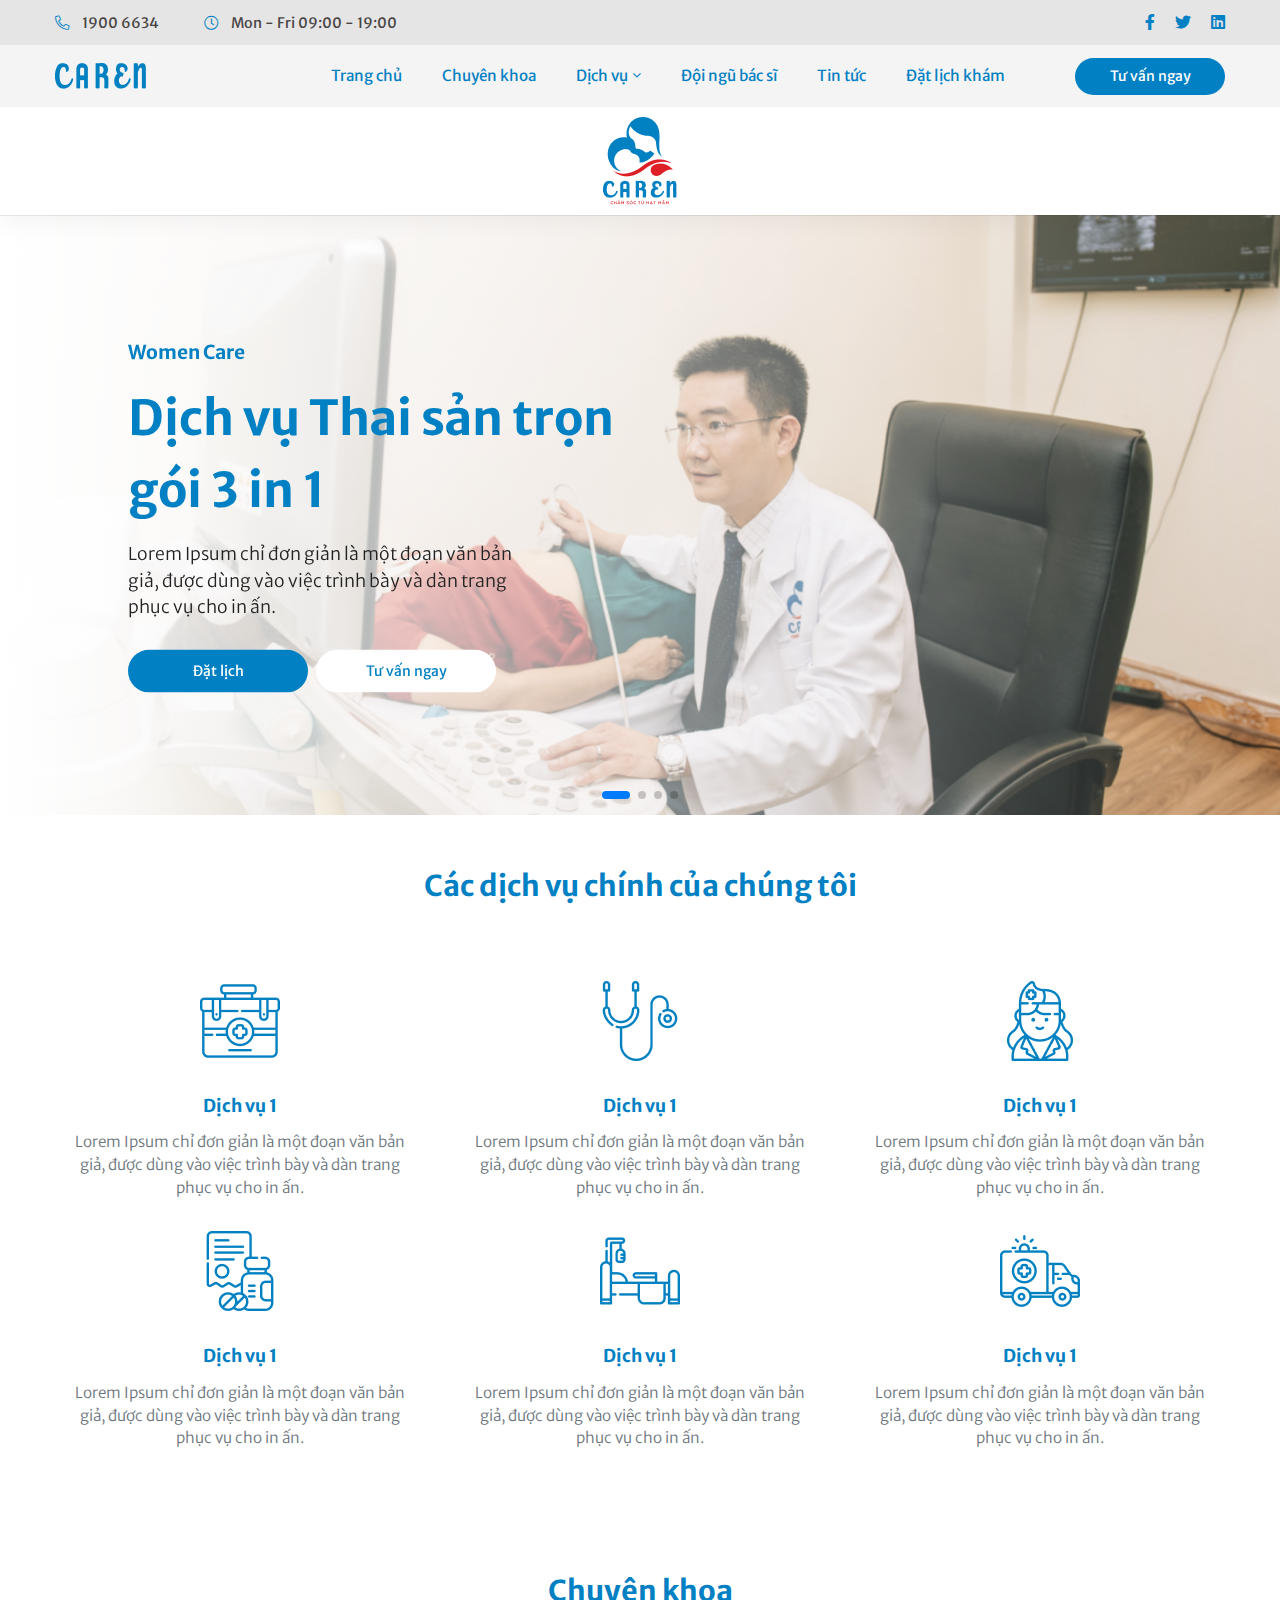
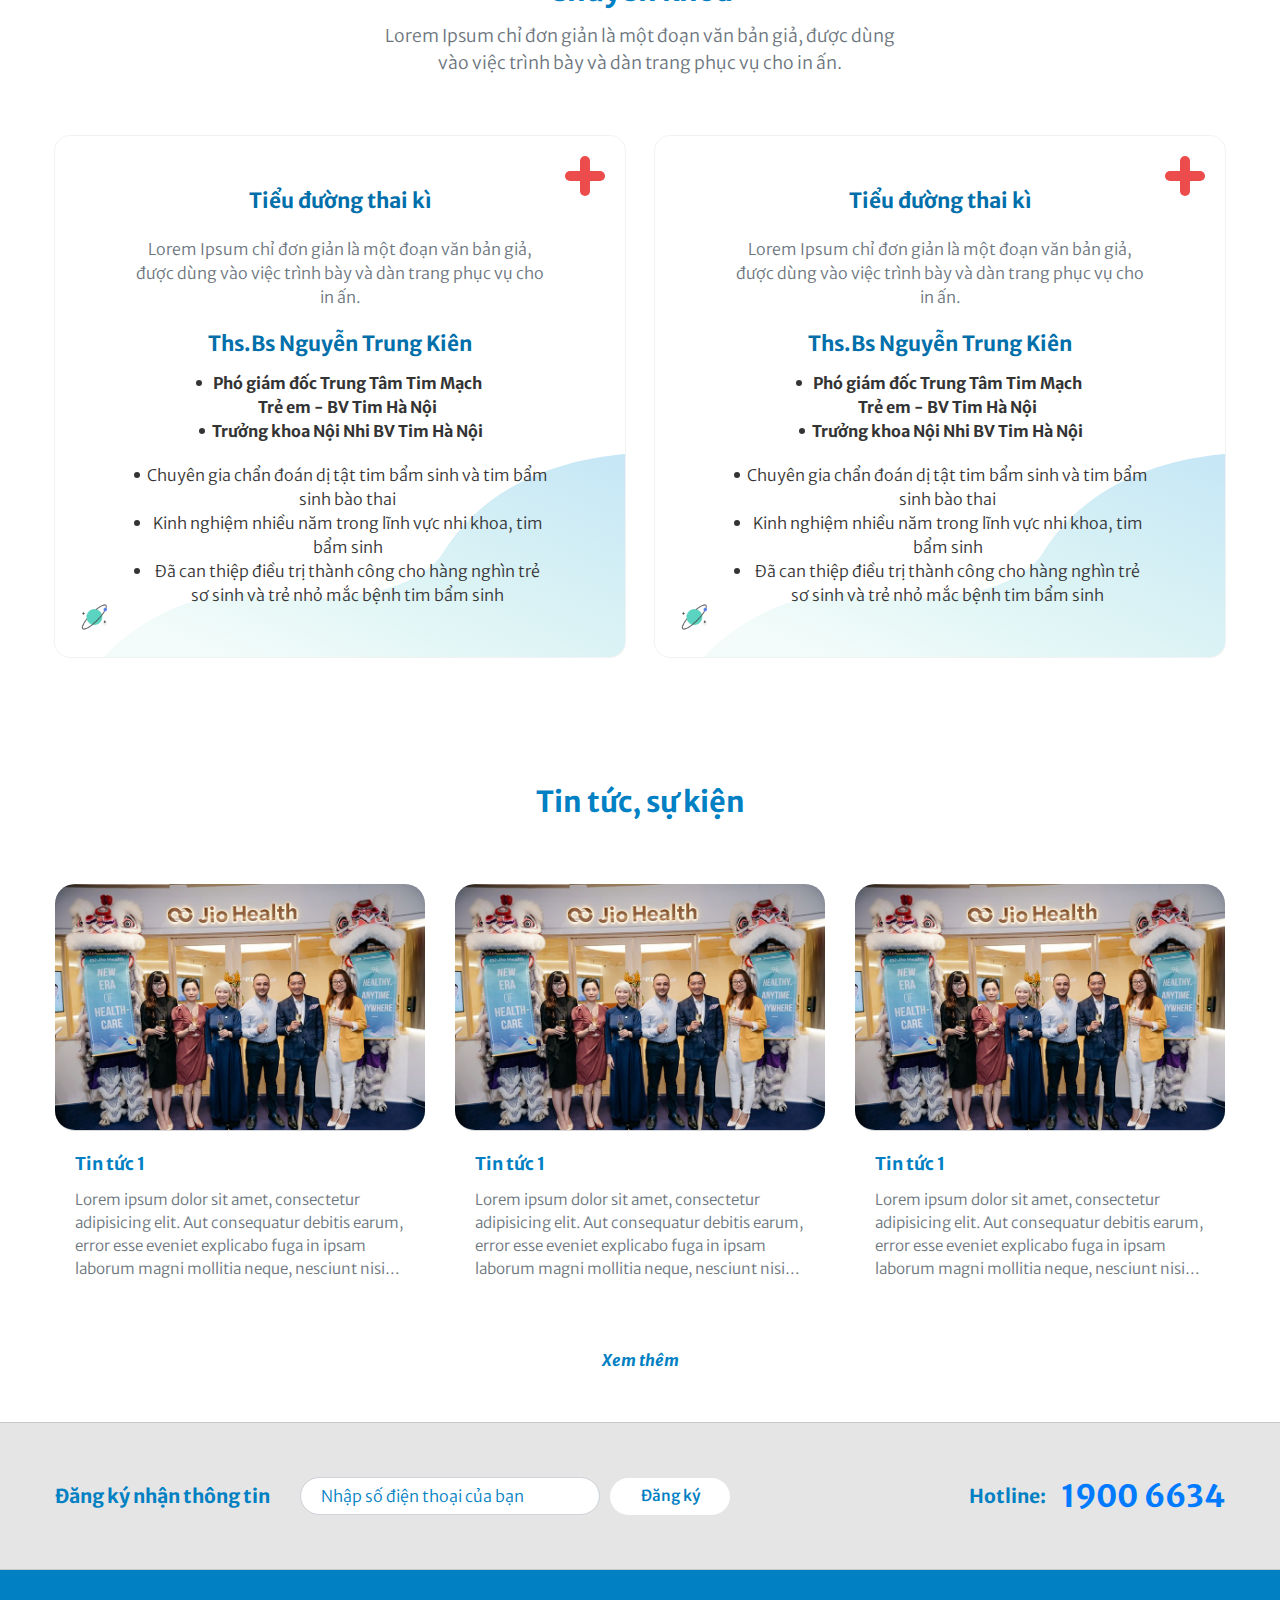
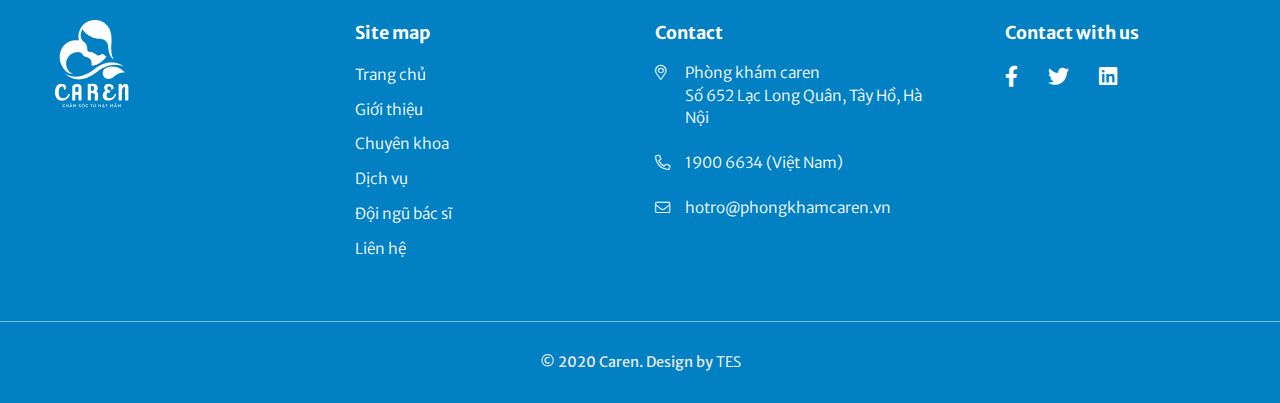
<file: jiohealth/index.html>
<!DOCTYPE html>
<html lang="en">
<head>
	<title>Caren</title>
	<meta charset="UTF-8">
	<meta http-equiv="Content-Type" content="text/html; charset=UTF-8">
	<meta http-equiv="content-language" content="vi">
	<meta http-equiv="X-UA-Compatible" content="IE=edge">
	<meta name="viewport"
	      content="width=device-width, user-scalable=no, initial-scale=1.0, maximum-scale=1.0, minimum-scale=1.0">
	<link rel="shortcut icon" type="image/png" href="./assets/images/favicon.ico"/>
	
	<link rel="stylesheet" href="./assets/plugins/bootstrap/bootstrap.min.css">
	<link rel="stylesheet" href="./assets/plugins/owlcarousel/owl.carousel.min.css">
	<link rel="stylesheet" href="./assets/plugins/swiper/swiper.min.css">
	<link rel="stylesheet" href="./assets/plugins/fancybox/jquery.fancybox.min.css">
	<link rel="stylesheet" href="./assets/plugins/animate.min.css">
	<link rel="stylesheet" href="./assets/fonts/fontawesome/css/all.min.css">
	<link rel="stylesheet" href="./assets/scss/style.css">
</head>
<body>

<header class="header d-flex flex-column">
	<div class="header-top order-1 order-lg-1">
		<div class="container container-full">
			<div class="row">
				<div class="col-md-8 col-lg-6">
					<div class="header-list">
						<ul>
							<li>
								<a href="#">
									<i class="fal fa-phone-alt"></i>
									1900 6634
								</a>
							</li>
							<li>
								<a href="#">
									<i class="fal fa-clock"></i>
									Mon - Fri 09:00 - 19:00
								</a>
							</li>
						</ul>
					</div>
				</div>
				<div class="col-md-4 col-lg-6">
					<div class="header-social">
						<ul>
							<li>
								<a href="#">
									<i class="fab fa-facebook-f"></i>
								</a>
							</li>
							<li>
								<a href="#">
									<i class="fab fa-twitter"></i>
								</a>
							</li>
							<li>
								<a href="#">
									<i class="fab fa-linkedin"></i>
								</a>
							</li>
						</ul>
					</div>
				</div>
			</div>
		</div>
	</div>
	<div class="header-middle order-3 order-lg-2">
		<div class="container container-full">
			<div class="row align-items-center">
				<div class="col-md-6 col-lg-2 col-4 order-1 order-lg-1">
					<div class="header-logo">
						<a href="index.html">
							<img src="./assets/images/logo-text.png" alt="">
						</a>
					</div>
				</div>
				<div class="col-md-12 col-lg-8 order-3 order-lg-2">
					<div class="header-navigation">
						<ul id="hasMenu">
							<li>
								<a href="index.html">
									Trang chủ
								</a>
							</li>
							<li>
								<a href="service.html">
									Chuyên khoa
								</a>
							</li>
							<li>
								<a href="service-all.html">
									Dịch vụ
									<i class="fal fa-angle-down"></i>
								</a>
								<ul>
									<li>
										<a href="#">
											Tất cả dịch vụ
										</a>
									</li>
									<li>
										<a href="#">
											Nhi khoa
										</a>
									</li>
									<li>
										<a href="#">
											Khám sức khỏe định kì
										</a>
									</li>
									<li>
										<a href="#">
											Khám tổng quát
										</a>
									</li>
									<li>
										<a href="#">
											Điều dưỡng tại nhà
										</a>
									</li>
									<li>
										<a href="#">
											Tim mạch
										</a>
									</li>
									<li>
										<a href="#">
											Nội tiết
										</a>
									</li>
									<li>
										<a href="#">
											Thận - Tiết niệu
										</a>
									</li>
									<li>
										<a href="#">
											Chăm sóc thai sản
										</a>
									</li>
									<li>
										<a href="#">
											Chăm sóc sức khỏe thị lực
										</a>
									</li>
									<li>
										<a href="#">
											Da liễu
										</a>
									</li>
									<li>
										<a href="#">
											Tầm soát ung thu di truyền
										</a>
									</li>
									<li>
										<a href="#">
											Dị ứng - miễn dịch
										</a>
									</li>
								</ul>
							</li>
							<li>
								<a href="doi-ngu-bac-si.html">
									Đội ngũ bác sĩ
								</a>
							</li>
							<li>
								<a href="danhmucbaiviet.html">
									Tin tức
								</a>
							</li>
							<li>
								<a href="javascript:void(0)">
									Đặt lịch khám
								</a>
							</li>
						</ul>
						<div class="header-decor d-block d-lg-none"></div>
					</div>
				</div>
				<div class="col-md-6 col-lg-2 col-8 order-2 order-lg-3 text-right">
					<div class="header-button">
						<a href="javascript:;" class="btn-style btn-blue">Tư vấn ngay</a>
					</div>
					<div id="hamburger" class="hamburger">
						<span></span>
					</div>
				</div>
			</div>
		</div>
	</div>
	<div class="header-bottom order-2 order-lg-3">
		<div class="container container-full">
			<div class="row">
				<div class="col-md-12 text-center">
					<div class="header-logo">
						<a href="index.html">
							<img src="./assets/images/logo.png" alt="">
						</a>
					</div>
				</div>
			</div>
		</div>
	</div>
	<div class="header-overlay"></div>
</header>

<div id="main">
	<div class="banner-area">
		<div class="swiper-container">
			<div class="swiper-wrapper">
				<div class="swiper-slide">
					<div class="banner-item" style="background-image: url('./assets/images/banner/banner.png')">
						<div class="overlay"></div>
						<div class="content">
							<div class="subtitle">
								Women Care
							</div>
							<div class="title">
								Dịch vụ Thai sản trọn gói 3 in 1
							</div>
							<div class="text">
								Lorem Ipsum chỉ đơn giản là một đoạn văn bản giả, được dùng vào việc trình bày và dàn
								trang phục vụ cho in ấn.
							</div>
							<div class="action">
								<a href="#popupBooking" data-toggle="modal" class="btn-style btn-blue">Đặt lịch</a>
								<a href="javascript:;" class="btn-style btn-light">Tư vấn ngay</a>
							</div>
						</div>
					</div>
				</div>
				<div class="swiper-slide">
					<div class="banner-item" style="background-image: url('./assets/images/banner/banner.png')">
						<div class="overlay"></div>
						<div class="content">
							<div class="subtitle">
								Women Care
							</div>
							<div class="title">
								Dịch vụ Thai sản trọn gói 3 in 1
							</div>
							<div class="text">
								Lorem Ipsum chỉ đơn giản là một đoạn văn bản giả, được dùng vào việc trình bày và dàn
								trang phục vụ cho in ấn.
							</div>
							<div class="action">
								<a href="javascript:;" class="btn-style btn-blue">Đặt lịch</a>
								<a href="javascript:;" class="btn-style btn-light">Tư vấn ngay</a>
							</div>
						</div>
					</div>
				</div>
				<div class="swiper-slide">
					<div class="banner-item" style="background-image: url('./assets/images/banner/banner.png')">
						<div class="overlay"></div>
						<div class="content">
							<div class="subtitle">
								Women Care
							</div>
							<div class="title">
								Dịch vụ Thai sản trọn gói 3 in 1
							</div>
							<div class="text">
								Lorem Ipsum chỉ đơn giản là một đoạn văn bản giả, được dùng vào việc trình bày và dàn
								trang phục vụ cho in ấn.
							</div>
							<div class="action">
								<a href="javascript:;" class="btn-style btn-blue">Đặt lịch</a>
								<a href="javascript:;" class="btn-style btn-light">Tư vấn ngay</a>
							</div>
						</div>
					</div>
				</div>
				<div class="swiper-slide">
					<div class="banner-item" style="background-image: url('./assets/images/banner/banner.png')">
						<div class="overlay"></div>
						<div class="content">
							<div class="subtitle">
								Women Care
							</div>
							<div class="title">
								Dịch vụ Thai sản trọn gói 3 in 1
							</div>
							<div class="text">
								Lorem Ipsum chỉ đơn giản là một đoạn văn bản giả, được dùng vào việc trình bày và dàn
								trang phục vụ cho in ấn.
							</div>
							<div class="action">
								<a href="javascript:;" class="btn-style btn-blue">Đặt lịch</a>
								<a href="javascript:;" class="btn-style btn-light">Tư vấn ngay</a>
							</div>
						</div>
					</div>
				</div>
			</div>
			<div class="swiper-pagination"></div>
		</div>
	</div>
	<div class="service-area">
		<div class="container container-full">
			<div class="row">
				<div class="col-12">
					<div class="headline-new">
						<div class="title">Các dịch vụ chính của chúng tôi</div>
					</div>
				</div>
			</div>
			<div class="row">
				<div class="col-sm-6 col-md-4">
					<div class="card card-service">
						<div class="card-header">
							<div class="card-image">
								<a href="service.html">
									<img src="./assets/images/service/icon.png" alt="">
								</a>
							</div>
						</div>
						<div class="card-body">
							<div class="card-title">
								<a href="service.html">
									Dịch vụ 1
								</a>
							</div>
							<div class="card-text">
								Lorem Ipsum chỉ đơn giản là một đoạn văn bản giả, được dùng vào việc trình bày và dàn
								trang phục vụ cho in ấn.
							</div>
						</div>
					</div>
				</div>
				<div class="col-sm-6 col-md-4">
					<div class="card card-service">
						<div class="card-header">
							<div class="card-image">
								<a href="service.html">
									<img src="./assets/images/service/icon-2.png" alt="">
								</a>
							</div>
						</div>
						<div class="card-body">
							<div class="card-title">
								<a href="service.html">
									Dịch vụ 1
								</a>
							</div>
							<div class="card-text">
								Lorem Ipsum chỉ đơn giản là một đoạn văn bản giả, được dùng vào việc trình bày và dàn
								trang phục vụ cho in ấn.
							</div>
						</div>
					</div>
				</div>
				<div class="col-sm-6 col-md-4">
					<div class="card card-service">
						<div class="card-header">
							<div class="card-image">
								<a href="service.html">
									<img src="./assets/images/service/icon-3.png" alt="">
								</a>
							</div>
						</div>
						<div class="card-body">
							<div class="card-title">
								<a href="service.html">
									Dịch vụ 1
								</a>
							</div>
							<div class="card-text">
								Lorem Ipsum chỉ đơn giản là một đoạn văn bản giả, được dùng vào việc trình bày và dàn
								trang phục vụ cho in ấn.
							</div>
						</div>
					</div>
				</div>
				<div class="col-sm-6 col-md-4">
					<div class="card card-service">
						<div class="card-header">
							<div class="card-image">
								<a href="service.html">
									<img src="./assets/images/service/icon-4.png" alt="">
								</a>
							</div>
						</div>
						<div class="card-body">
							<div class="card-title">
								<a href="service.html">
									Dịch vụ 1
								</a>
							</div>
							<div class="card-text">
								Lorem Ipsum chỉ đơn giản là một đoạn văn bản giả, được dùng vào việc trình bày và dàn
								trang phục vụ cho in ấn.
							</div>
						</div>
					</div>
				</div>
				<div class="col-sm-6 col-md-4">
					<div class="card card-service">
						<div class="card-header">
							<div class="card-image">
								<a href="service.html">
									<img src="./assets/images/service/icon-5.png" alt="">
								</a>
							</div>
						</div>
						<div class="card-body">
							<div class="card-title">
								<a href="service.html">
									Dịch vụ 1
								</a>
							</div>
							<div class="card-text">
								Lorem Ipsum chỉ đơn giản là một đoạn văn bản giả, được dùng vào việc trình bày và dàn
								trang phục vụ cho in ấn.
							</div>
						</div>
					</div>
				</div>
				<div class="col-sm-6 col-md-4">
					<div class="card card-service">
						<div class="card-header">
							<div class="card-image">
								<a href="service.html">
									<img src="./assets/images/service/icon-6.png" alt="">
								</a>
							</div>
						</div>
						<div class="card-body">
							<div class="card-title">
								<a href="service.html">
									Dịch vụ 1
								</a>
							</div>
							<div class="card-text">
								Lorem Ipsum chỉ đơn giản là một đoạn văn bản giả, được dùng vào việc trình bày và dàn
								trang phục vụ cho in ấn.
							</div>
						</div>
					</div>
				</div>
			</div>
		</div>
	</div>
	<div class="doctors-area d-none ">
		<div class="container container-full">
			<div class="row">
				<div class="col-12">
					<div class="headline-new">
						<div class="title">Đội ngũ bác sĩ</div>
					</div>
				</div>
			</div>
		</div>
		<div class="swiper-container">
			<div class="swiper-wrapper">
				<div class="swiper-slide">
					<div class="doctors-item position-relative">
						<div class="container container-full">
							<div class="content">
								<div class="name">
									<a href="chi-tiet-bac-si.html">
										Ths.Bs <br>
										Nguyễn Trung Kiên
									</a>
								</div>
								<div class="list">
									<ul>
										<li>
											Phó giám đốc Trung Tâm
											Tim Mạch Trẻ em - BV Tim Hà Nội
										</li>
										<li>
											Trưởng khoa Nội Nhi
											BV Tim Hà Nội
										</li>
									</ul>
								</div>
								<div class="list-expended">
									<ul>
										<li>
											Chuyên gia chẩn đoán dị tật tim bẩm sinh và tim bẩm sinh bào thai
										</li>
										<li>
											Kinh nghiệm nhiều năm trong lĩnh vực nhi khoa, tim bẩm sinh
										</li>
										<li>
											Đã can thiệp điều trị thành công cho hàng nghìn trẻ sơ sinh và trẻ
											nhỏ mắc bệnh
											tim bẩm sinh
										</li>
									</ul>
								</div>
							</div>
							<div class="image">
								<a href="chi-tiet-bac-si.html">
									<img src="./assets/images/doctor1.png" alt="">
								</a>
							</div>
						</div>
					</div>
				</div>
				<div class="swiper-slide">
					<div class="doctors-item position-relative">
						<div class="container container-full">
							<div class="content">
								<div class="name">
									<a href="chi-tiet-bac-si.html">
										Ths.Bs <br>
										Nguyễn Trung Kiên
									</a>
								</div>
								<div class="list">
									<ul>
										<li>
											Phó giám đốc Trung Tâm
											Tim Mạch Trẻ em - BV Tim Hà Nội
										</li>
										<li>
											Trưởng khoa Nội Nhi
											BV Tim Hà Nội
										</li>
									</ul>
								</div>
								<div class="list-expended">
									<ul>
										<li>
											Chuyên gia chẩn đoán dị tật tim bẩm sinh và tim bẩm sinh bào thai
										</li>
										<li>
											Kinh nghiệm nhiều năm trong lĩnh vực nhi khoa, tim bẩm sinh
										</li>
										<li>
											Đã can thiệp điều trị thành công cho hàng nghìn trẻ sơ sinh và trẻ
											nhỏ mắc bệnh
											tim bẩm sinh
										</li>
									</ul>
								</div>
							</div>
							<div class="image">
								<a href="chi-tiet-bac-si.html">
									<img src="./assets/images/doctor1.png" alt="">
								</a>
							</div>
						</div>
					</div>
				</div>
				<div class="swiper-slide">
					<div class="doctors-item position-relative">
						<div class="container container-full">
							<div class="content">
								<div class="name">
									<a href="chi-tiet-bac-si.html">
										Ths.Bs <br>
										Nguyễn Trung Kiên
									</a>
								</div>
								<div class="list">
									<ul>
										<li>
											Phó giám đốc Trung Tâm
											Tim Mạch Trẻ em - BV Tim Hà Nội
										</li>
										<li>
											Trưởng khoa Nội Nhi
											BV Tim Hà Nội
										</li>
									</ul>
								</div>
								<div class="list-expended">
									<ul>
										<li>
											Chuyên gia chẩn đoán dị tật tim bẩm sinh và tim bẩm sinh bào thai
										</li>
										<li>
											Kinh nghiệm nhiều năm trong lĩnh vực nhi khoa, tim bẩm sinh
										</li>
										<li>
											Đã can thiệp điều trị thành công cho hàng nghìn trẻ sơ sinh và trẻ
											nhỏ mắc bệnh
											tim bẩm sinh
										</li>
									</ul>
								</div>
							</div>
							<div class="image">
								<a href="chi-tiet-bac-si.html">
									<img src="./assets/images/doctor1.png" alt="">
								</a>
							</div>
						</div>
					</div>
				</div>
				<div class="swiper-slide">
					<div class="doctors-item position-relative">
						<div class="container container-full">
							<div class="content">
								<div class="name">
									<a href="chi-tiet-bac-si.html">
										Ths.Bs <br>
										Nguyễn Trung Kiên
									</a>
								</div>
								<div class="list">
									<ul>
										<li>
											Phó giám đốc Trung Tâm
											Tim Mạch Trẻ em - BV Tim Hà Nội
										</li>
										<li>
											Trưởng khoa Nội Nhi
											BV Tim Hà Nội
										</li>
									</ul>
								</div>
								<div class="list-expended">
									<ul>
										<li>
											Chuyên gia chẩn đoán dị tật tim bẩm sinh và tim bẩm sinh bào thai
										</li>
										<li>
											Kinh nghiệm nhiều năm trong lĩnh vực nhi khoa, tim bẩm sinh
										</li>
										<li>
											Đã can thiệp điều trị thành công cho hàng nghìn trẻ sơ sinh và trẻ
											nhỏ mắc bệnh
											tim bẩm sinh
										</li>
									</ul>
								</div>
							</div>
							<div class="image">
								<a href="chi-tiet-bac-si.html">
									<img src="./assets/images/doctor1.png" alt="">
								</a>
							</div>
						</div>
					</div>
				</div>
			</div>
			<div class="swiper-pagination"></div>
		</div>
	</div>
	<div class="specialist-area">
		<div class="container container-full">
			<div class="row">
				<div class="col-12">
					<div class="headline-new">
						<div class="title">Chuyên khoa</div>
						<div class="subtitle">
							Lorem Ipsum chỉ đơn giản là một đoạn văn bản giả, được dùng vào việc trình bày và dàn trang
							phục vụ cho in ấn.
						</div>
					</div>
				</div>
			</div>
			<div class="row">
				<div class="col-sm-6 mb-4">
					<div class="card card-specialist">
						<div class="card-body">
							<div class="card-title">
								<a href="#">
									Tiểu đường thai kì
								</a>
							</div>
							<div class="card-text">
								Lorem Ipsum chỉ đơn giản là một đoạn văn bản giả, được dùng vào việc trình bày và dàn
								trang phục vụ cho in ấn.
							</div>
							<div class="card-bold">
								<a href="#">
									Ths.Bs Nguyễn Trung Kiên
								</a>
							</div>
							<div class="card-list">
								<ul>
									<li>
										Phó giám đốc Trung Tâm
										Tim Mạch Trẻ em - BV Tim Hà Nội
									</li>
									<li>
										Trưởng khoa Nội Nhi
										BV Tim Hà Nội
									</li>
								</ul>
							</div>
							<div class="card-list-expended">
								<ul>
									<li>
										Chuyên gia chẩn đoán dị tật tim bẩm sinh và tim bẩm sinh bào thai
									</li>
									<li>
										Kinh nghiệm nhiều năm trong lĩnh vực nhi khoa, tim bẩm sinh
									</li>
									<li>
										Đã can thiệp điều trị thành công cho hàng nghìn trẻ sơ sinh và trẻ nhỏ mắc bệnh
										tim bẩm sinh
									</li>
								</ul>
							</div>
						</div>
						<div class="card-decor"><img src="./assets/images/decor/decor-doctor-2.svg" alt=""></div>
						<div class="card-decor-2"><img src="./assets/images/doctors/international.png"></div>
					</div>
				</div>
				
				<div class="col-sm-6 mb-4">
					<div class="card card-specialist">
						<div class="card-body">
							<div class="card-title">
								<a href="#">
									Tiểu đường thai kì
								</a>
							</div>
							<div class="card-text">
								Lorem Ipsum chỉ đơn giản là một đoạn văn bản giả, được dùng vào việc trình bày và dàn
								trang phục vụ cho in ấn.
							</div>
							<div class="card-bold">
								<a href="#">
									Ths.Bs Nguyễn Trung Kiên
								</a>
							</div>
							<div class="card-list">
								<ul>
									<li>
										Phó giám đốc Trung Tâm
										Tim Mạch Trẻ em - BV Tim Hà Nội
									</li>
									<li>
										Trưởng khoa Nội Nhi
										BV Tim Hà Nội
									</li>
								</ul>
							</div>
							<div class="card-list-expended">
								<ul>
									<li>
										Chuyên gia chẩn đoán dị tật tim bẩm sinh và tim bẩm sinh bào thai
									</li>
									<li>
										Kinh nghiệm nhiều năm trong lĩnh vực nhi khoa, tim bẩm sinh
									</li>
									<li>
										Đã can thiệp điều trị thành công cho hàng nghìn trẻ sơ sinh và trẻ nhỏ mắc bệnh
										tim bẩm sinh
									</li>
								</ul>
							</div>
						</div>
						<div class="card-decor"><img src="./assets/images/decor/decor-doctor-2.svg" alt=""></div>
						<div class="card-decor-2"><img src="./assets/images/doctors/international.png"></div>
					</div>
				</div>
			</div>
		</div>
	</div>
	<div class="article-area">
		<div class="container container-full">
			<div class="row">
				<div class="col-12">
					<div class="headline-new">
						<div class="title">Tin tức, sự kiện</div>
					</div>
				</div>
			</div>
			<div class="row align-items-center">
				<div class="col-sm-6 col-md-4 mb-4">
					<div class="card card-article">
						<div class="card-header">
							<div class="card-image">
								<a href="single-blog.html">
									<img src="./assets/images/blogs/1.jpg" alt="">
								</a>
							</div>
						</div>
						<div class="card-body">
							<div class="card-title">
								<a href="single-blog.html">
									Tin tức 1
								</a>
							</div>
							<div class="card-text">
								Lorem ipsum dolor sit amet, consectetur adipisicing elit. Aut consequatur debitis
								earum, error esse eveniet explicabo fuga in ipsam laborum magni mollitia neque,
								nesciunt nisi numquam provident vitae? Libero, quisquam!
							</div>
						</div>
					</div>
				</div>
				<div class="col-sm-6 col-md-4 mb-4">
					<div class="card card-article">
						<div class="card-header">
							<div class="card-image">
								<a href="single-blog.html">
									<img src="./assets/images/blogs/1.jpg" alt="">
								</a>
							</div>
						</div>
						<div class="card-body">
							<div class="card-title">
								<a href="single-blog.html">
									Tin tức 1
								</a>
							</div>
							<div class="card-text">
								Lorem ipsum dolor sit amet, consectetur adipisicing elit. Aut consequatur debitis
								earum, error esse eveniet explicabo fuga in ipsam laborum magni mollitia neque,
								nesciunt nisi numquam provident vitae? Libero, quisquam!
							</div>
						</div>
					</div>
				</div>
				<div class="col-sm-6 col-md-4 mb-4">
					<div class="card card-article">
						<div class="card-header">
							<div class="card-image">
								<a href="single-blog.html">
									<img src="./assets/images/blogs/1.jpg" alt="">
								</a>
							</div>
						</div>
						<div class="card-body">
							<div class="card-title">
								<a href="single-blog.html">
									Tin tức 1
								</a>
							</div>
							<div class="card-text">
								Lorem ipsum dolor sit amet, consectetur adipisicing elit. Aut consequatur debitis
								earum, error esse eveniet explicabo fuga in ipsam laborum magni mollitia neque,
								nesciunt nisi numquam provident vitae? Libero, quisquam!
							</div>
						</div>
					</div>
				</div>
			</div>
			<div class="row mt-4">
				<div class="col-12 text-center">
					<a href="" class="headline-new-02 font-italic">Xem thêm</a>
				</div>
			</div>
		</div>
	</div>
	<div class="subscribe-area">
		<div class="container container-full">
			<div class="row align-items-center">
				<div class="col-md-8">
					<div class="left">
						<div class="title">
							Đăng ký nhận thông tin
						</div>
						<div class="form">
							<form action="">
								<input type="tel" placeholder="Nhập số điện thoại của bạn">
								<button>Đăng ký</button>
							</form>
						</div>
					</div>
				</div>
				<div class="col-md-4">
					<div class="right">
						<div class="title">
							Hotline:
							<a href="tel:19006634">
								1900 6634
							</a>
						</div>
					</div>
				</div>
			</div>
		</div>
	</div>
</div>

<footer class="footer">
	<div class="footer-top">
		<div class="container container-full">
			<div class="row">
				<div class="col-md-3">
					<div class="logo">
						<a href="index.html">
							<img src="./assets/images/logo-footer.png" alt="">
						</a>
					</div>
				</div>
				<div class="col-md-3">
					<div class="list">
						<div class="title">
							Site map
						</div>
						<ul>
							<li>
								<a href="index.html">
									Trang chủ
								</a>
							</li>
							<li>
								<a href="index.html">
									Giới thiệu
								</a>
							</li>
							<li>
								<a href="index.html">
									Chuyên khoa
								</a>
							</li>
							<li>
								<a href="index.html">
									Dịch vụ
								</a>
							</li>
							<li>
								<a href="index.html">
									Đội ngũ bác sĩ
								</a>
							</li>
							<li>
								<a href="index.html">
									Liên hệ
								</a>
							</li>
						</ul>
					</div>
				</div>
				<div class="col-md-3">
					<div class="list list-image">
						<div class="title">
							Contact
						</div>
						<ul>
							<li>
								<a href="#">
									Phòng khám caren <br>
									Số 652 Lạc Long Quân, Tây Hồ, Hà Nội
								</a>
							</li>
							<li>
								<a href="#">
									1900 6634 (Việt Nam)
								</a>
							</li>
							<li>
								<a href="#">
									hotro@phongkhamcaren.vn
								</a>
							</li>
						</ul>
					</div>
				</div>
				<div class="col-md-3">
					<div class="list list-social">
						<div class="title">
							Contact with us
						</div>
						<ul>
							<li>
								<a href="#">
									<i class="fab fa-facebook-f"></i>
								</a>
							</li>
							<li>
								<a href="#">
									<i class="fab fa-twitter"></i>
								</a>
							</li>
							<li>
								<a href="#">
									<i class="fab fa-linkedin"></i>
								</a>
							</li>
						</ul>
					</div>
				</div>
			</div>
		</div>
	</div>
	<div class="footer-bottom">
		<div class="container container-full">
			<div class="row">
				<div class="col-12 text-center">
					<div class="desinged">
						© 2020 Caren. Design by <a href="#">TES</a>
					</div>
				</div>
			</div>
		</div>
	</div>
</footer>

<script type="text/javascript" src="./assets/plugins/jquery.min.js"></script>
<script type="text/javascript" src="./assets/plugins/bootstrap/popper.min.js"></script>
<script type="text/javascript" src="./assets/plugins/bootstrap/bootstrap.min.js"></script>
<script type="text/javascript" src="./assets/plugins/owlcarousel/owl.carousel.min.js"></script>
<script type="text/javascript" src="./assets/plugins/swiper/swiper.min.js"></script>
<script type="text/javascript" src="./assets/plugins/fancybox/jquery.fancybox.min.js"></script>
<script type="text/javascript" src="./assets/plugins/theme-script.js"></script>

<div id="fb-root"></div>
<script async defer crossorigin="anonymous"
        src="https://connect.facebook.net/vi_VN/sdk.js#xfbml=1&version=v9.0"
        nonce="3VofOiyE"></script>

<a href="javascript:void(0)" id="return-to-top" style="display: none;">
	<i class="far fa-long-arrow-alt-up"></i>
</a>

<div class="modal fade modal-theme" id="popupBooking" tabindex="-1" role="dialog" aria-labelledby="exampleModalLabel"
     aria-hidden="true">
	<div class="modal-dialog" role="document">
		<div class="modal-content">
			<div class="modal-body">
				<div class="tab-content">
					<div class="card card-form tab-pane fade show active" id="form-tab">
						<form action="">
							<div class="card-header">
								<div class="card-title">
									Đặt lịch khám tại nhà
								</div>
								<div class="card-text">
									Đội ngũ chăm sóc khách hàng sẽ liên hệ với bạn để xác nhận lịch hẹn.
								</div>
								<div class="card-subtitle">
									Liên hệ qua hotline
								</div>
								<div class="card-phone">
									<a href="#">
										<i class="fas fa-phone-alt"></i>
										1900 6634
									</a>
								</div>
							</div>
							<div class="card-body">
								<div class="form">
								<span>
									<label for="">
										Họ và tên <i>*</i>
									</label>
									<input type="text" placeholder="Điền tên đầy đủ">
								</span>
									<span>
									<label for="">
										Số điện thoại <i>*</i>
									</label>
									<input type="text" placeholder="Số điện thoại">
								</span>
									<span>
									<label for="">
										Chọn bác sĩ <i>*</i>
									</label>
									<select name="" id="">
										<option value="">Bs. Nguyễn Trung Kiên</option>
										<option value="">Bs. Nguyễn Trung Kiên</option>
									</select>
									<a href="#information-tab" data-toggle="tab">Xem chi tiết bác sĩ <i
											class="fal fa-info-circle"></i></a>
								</span>
									<span>
									<label for="">
										Chọn ngày<i>*</i>
									</label>
									<input type="date" placeholder="Số điện thoại">
									<a href="#expanded-time" data-toggle="collapse">Chọn giờ <i
											class="fal fa-angle-down"></i></a>
									<div class="collapse expanded-form" id="expanded-time">
										<span>
											<input type="radio" name="choosetime" id="id01">
											<label for="id01">08:00</label>
										</span>
										<span>
											<input type="radio" name="choosetime" id="id02">
											<label for="id02">09:00</label>
										</span>
										<span>
											<input type="radio" name="choosetime" id="id03">
											<label for="id03">10:00</label>
										</span>
										<span>
											<input type="radio" name="choosetime" id="id04">
											<label for="id04">09:00</label>
										</span>
										<span>
											<input type="radio" name="choosetime" id="id01">
											<label for="id01">08:00</label>
										</span>
										<span>
											<input type="radio" name="choosetime" id="id02">
											<label for="id02">09:00</label>
										</span>
										<span>
											<input type="radio" name="choosetime" id="id03">
											<label for="id03">10:00</label>
										</span>
										<span>
											<input type="radio" name="choosetime" id="id04">
											<label for="id04">09:00</label>
										</span>
									</div>
								</span>
									<span>
									<label for="">
										Tin nhắn
									</label>
									<input type="text" placeholder="Tin nhắn">
								</span>
								</div>
							</div>
							<div class="card-footer">
								<button type="button" class="btn btn-block btn-outline-primary" data-dismiss="modal">Huỷ
								</button>
								<button type="button" class="btn btn-block btn-primary">Gửi</button>
							</div>
						</form>
					</div>
					<div class="card card-information tab-pane fade" id="information-tab">
						<div class="card-header">
							<div class="card-title">
								Bs. Nguyễn Trung Kiên
							</div>
							<div class="card-list">
								<ul>
									<li>
										Phó giám đốc Trung Tâm
										Tim Mạch Trẻ em - BV Tim Hà Nội
									</li>
									<li>
										Trưởng khoa Nội Nhi
										BV Tim Hà Nội
									</li>
								</ul>
							</div>
							<div class="card-list-expended">
								<ul>
									<li>
										Chuyên gia chẩn đoán dị tật tim bẩm sinh và tim bẩm sinh bào thai
									</li>
									<li>
										Kinh nghiệm nhiều năm trong lĩnh vực nhi khoa, tim bẩm sinh
									</li>
									<li>
										Đã can thiệp điều trị thành công cho hàng nghìn trẻ sơ sinh và trẻ nhỏ mắc bệnh
										tim bẩm sinh
									</li>
								</ul>
							</div>
							<div class="card-link">
								<a href="#form-tab" data-toggle="tab" role="tab" class="btn btn-outline-primary mt-4">
									Quay lại
								</a>
							</div>
						</div>
					</div>
				</div>
			</div>
		</div>
	</div>
</div>

</body>
</html>
</file>
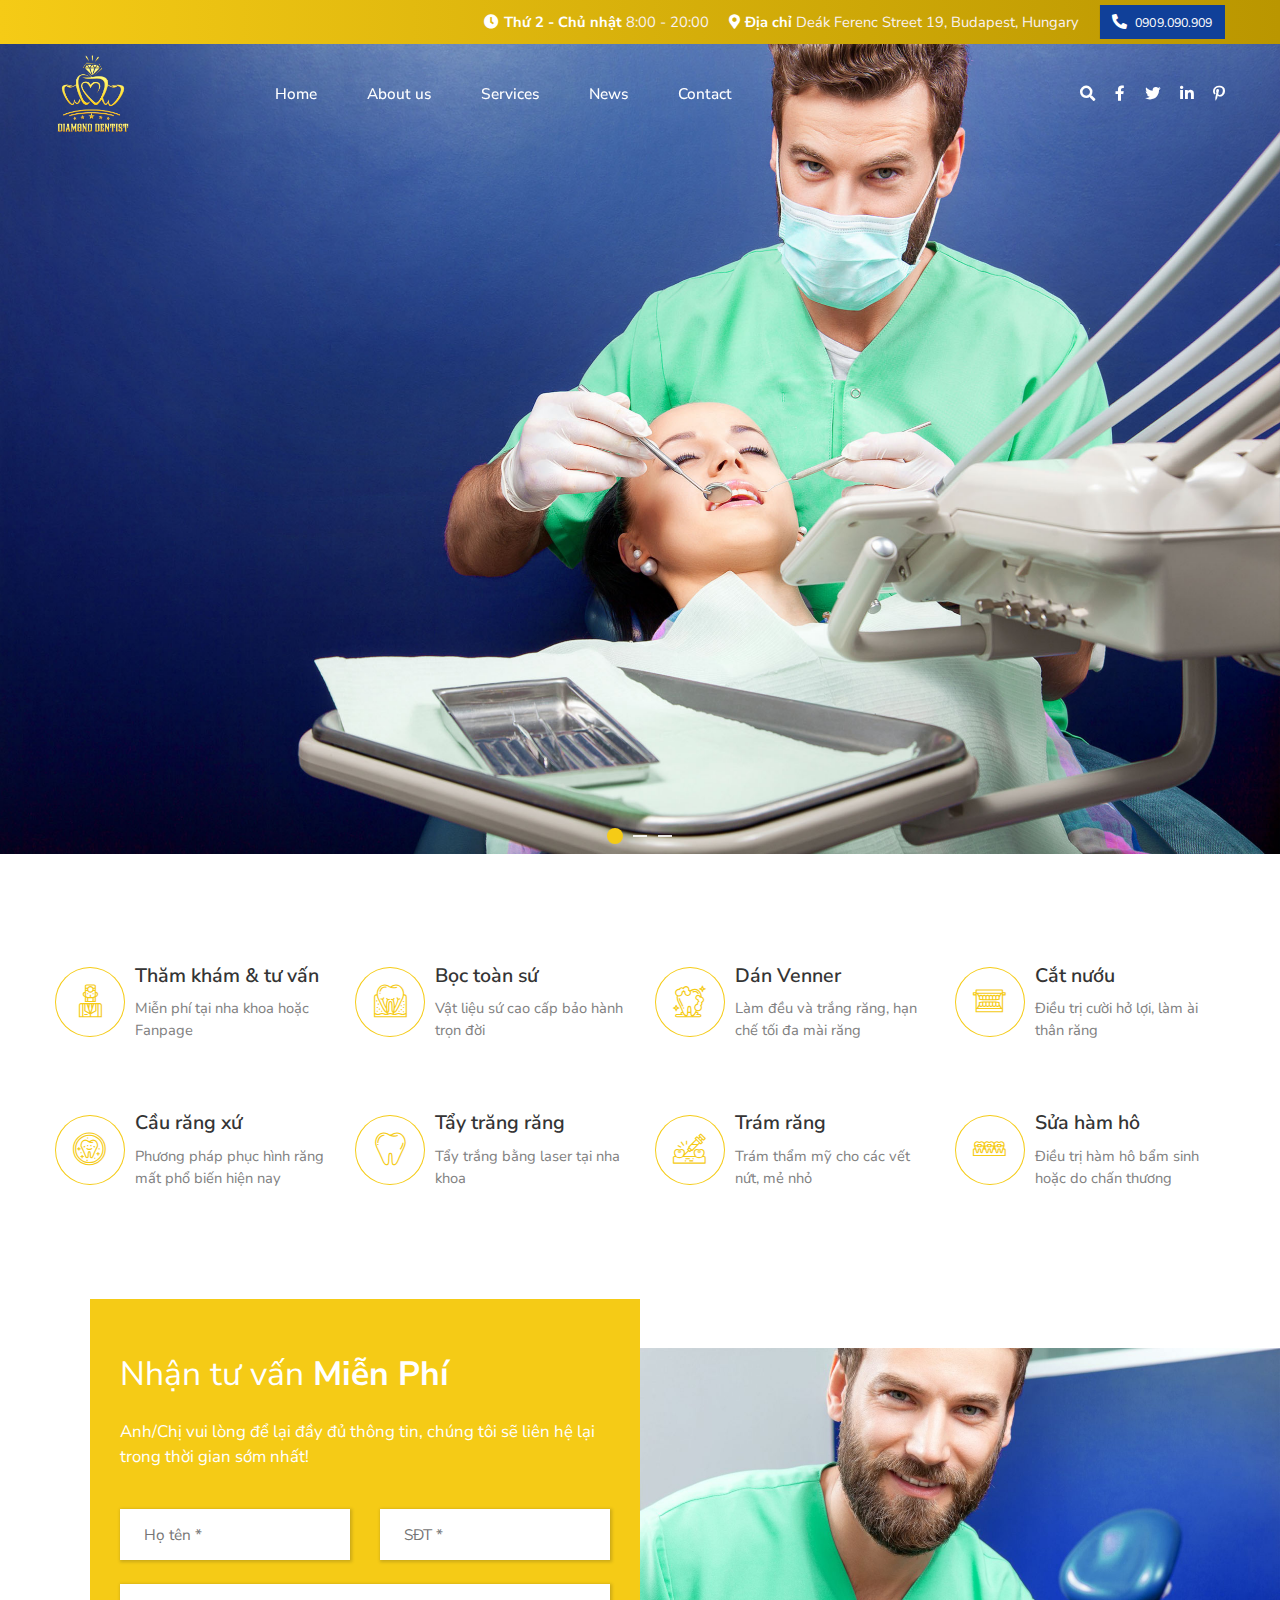
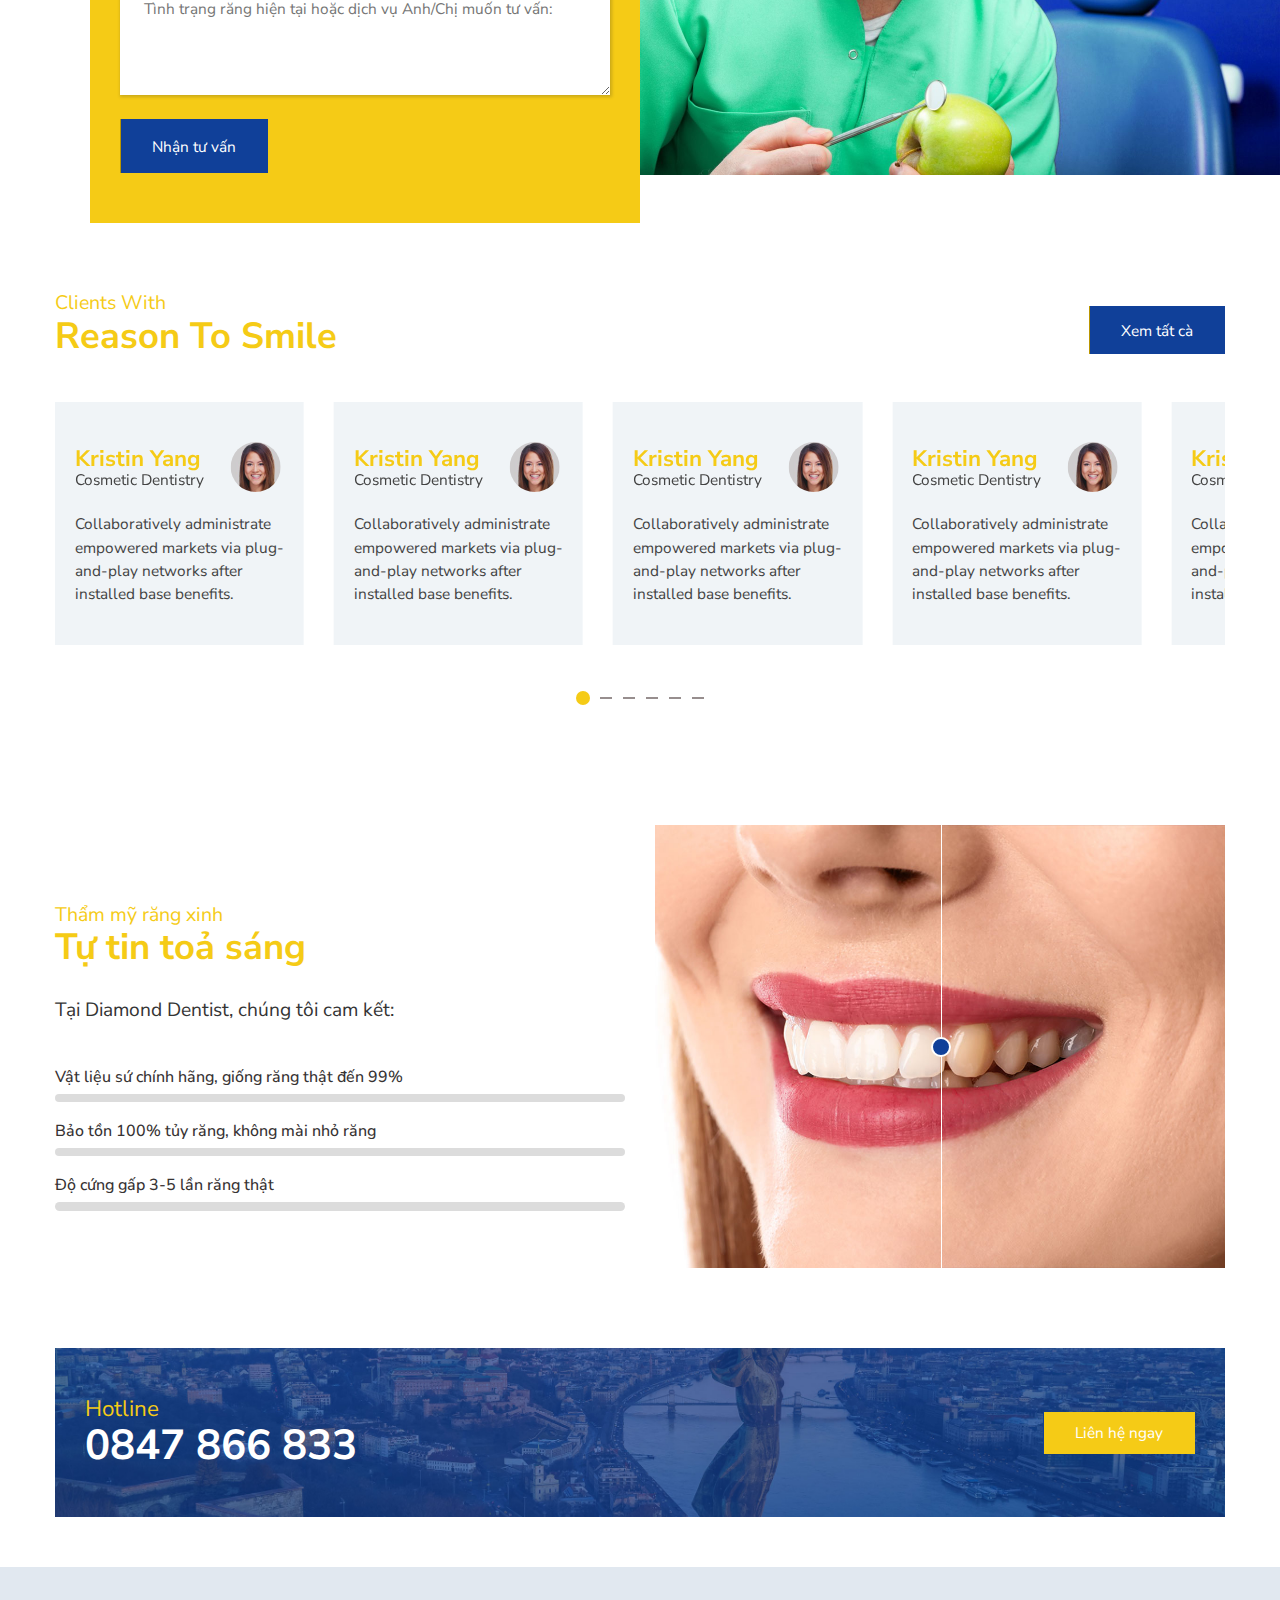
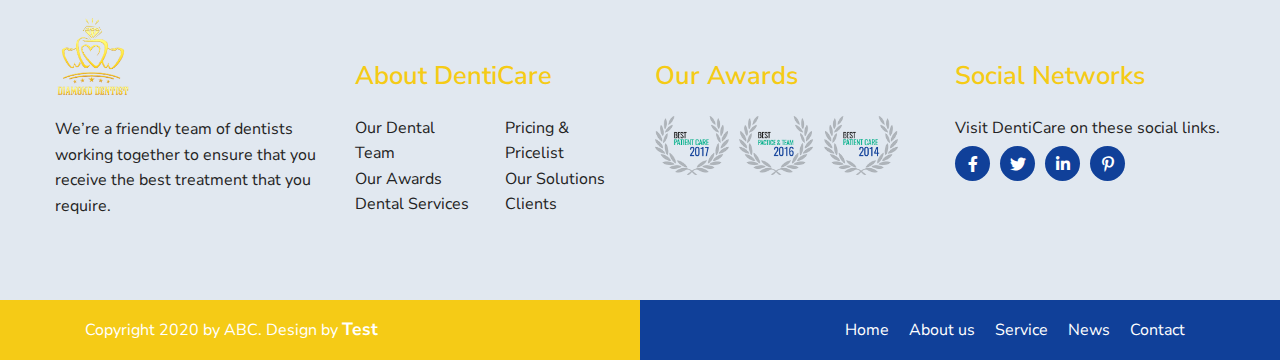
<file: nhakhoa/index.html>
<!DOCTYPE html>
<html lang="en">
<head>
	<title>Caren</title>
	<meta charset="UTF-8">
	<meta http-equiv="Content-Type" content="text/html; charset=UTF-8">
	<meta http-equiv="content-language" content="vi">
	<meta http-equiv="X-UA-Compatible" content="IE=edge">
	<meta name="viewport"
	      content="width=device-width, user-scalable=no, initial-scale=1.0, maximum-scale=1.0, minimum-scale=1.0">
	<link rel="shortcut icon" type="image/png" href="./assets/images/favicon.ico"/>
	
	<link rel="stylesheet" href="./assets/plugins/bootstrap/bootstrap.min.css">
	<link rel="stylesheet" href="./assets/plugins/owlcarousel/owl.carousel.min.css">
	<link rel="stylesheet" href="./assets/plugins/swiper/swiper.min.css">
	<link rel="stylesheet" href="./assets/plugins/fancybox/jquery.fancybox.min.css">
	<link rel="stylesheet" href="./assets/plugins/animate.min.css">
	<link rel="stylesheet" href="./assets/fonts/fontawesome/css/all.min.css">
	<link rel="stylesheet" href="./assets/fonts/flaticon/flaticon.css">
	<link rel="stylesheet" href="./assets/scss/style.css">
</head>
<body>
<script>
	<!-- Giữ nguyên biến này ở trang chủ với trang giới thiệu cho anh nha bình -->
	var isPage = 1;
</script>
<div class="search">
	<div class="search-main">
		<form action="">
			<span>
				<input type="text" placeholder="Looking for...">
				<button>
					<i class="fal fa-search"></i>
				</button>
			</span>
		</form>
	</div>
	<div class="search-close">
		<a href="javascript:void(0)" id="close-search">
			<i class="fal fa-times"></i>
		</a>
	</div>
</div>

<header class="header">
	<div class="header-before">
		<div class="header-top">
			<div class="container container-full">
				<div class="row justify-content-lg-end">
					<div class="col-md-12">
						<ul>
							<li class="header-widget header-text">
								<div class="icon">
									<i class="fas fa-clock"></i>
								</div>
								<div class="text">
									Thứ 2 - Chủ nhật
									<span>8:00 - 20:00</span>
								</div>
							</li>
							<li class="header-widget header-text">
								<div class="icon">
									<i class="fas fa-map-marker-alt"></i>
								</div>
								<div class="text">
									Địa chỉ
									<span>Deák Ferenc Street 19, Budapest, Hungary</span>
								</div>
							</li>
							<li class="header-widget header-button">
								<a href="tel:0909090909" class="btn btn-theme btn-small">
									<i class="fas fa-phone-alt"></i>
									0909.090.909
								</a>
							</li>
						</ul>
					</div>
				</div>
			</div>
		</div>
		<div class="header-bottom">
			<div class="container container-full">
				<div class="row align-items-lg-center">
					<div class="col-md-2">
						<div class="header-bottom--left">
							<a href="#">
								<img src="./assets/images/logo.png" alt="">
							</a>
						</div>
					</div>
					<div class="col-md-7">
						<div class="header-bottom--middle">
							<ul>
								<li>
									<a href="index.html">
										Home
									</a>
								</li>
								<li>
									<a href="aboutus.html">
										About us
									</a>
								</li>
								<li>
									<a href="#">
										Services
									</a>
									<ul>
										<li>
											<a href="service.html">
												Service Detail
											</a>
										</li>
										<li>
											<a href="single-service.html">
												Service Single
											</a>
										</li>
										<li>
											<a href="service.html">
												Service Detail
											</a>
										</li>
										<li>
											<a href="single-service.html">
												Service Single
											</a>
										</li>
										<li>
											<a href="service.html">
												Service Detail
											</a>
										</li>
										<li>
											<a href="single-service.html">
												Service Single
											</a>
										</li>
									</ul>
								</li>
								<li>
									<a href="#">
										News
									</a>
									<ul>
										<li>
											<a href="articles.html">
												News Category
											</a>
										</li>
										<li>
											<a href="single-article.html">
												News Single
											</a>
										</li>
									</ul>
								</li>
								<li>
									<a href="contact.html">
										Contact
									</a>
								</li>
							</ul>
						</div>
					</div>
					<div class="col-md-3">
						<div class="header-bottom--right">
							<ul>
								<li>
									<a href="javascript:void(0)" class="open-search">
										<i class="fas fa-search"></i>
									</a>
								</li>
								<li>
									<a href="#">
										<i class="fab fa-facebook-f"></i>
									</a>
								</li>
								<li>
									<a href="#">
										<i class="fab fa-twitter"></i>
									</a>
								</li>
								<li>
									<a href="#">
										<i class="fab fa-linkedin-in"></i>
									</a>
								</li>
								<li>
									<a href="#">
										<i class="fab fa-pinterest-p"></i>
									</a>
								</li>
							</ul>
						</div>
					</div>
				</div>
			</div>
		</div>
		<div class="header-mobile">
			<div class="container">
				<div class="row">
					<div class="col-12">
						<div class="icon-hamburger">
							<div id="hamburger" class="hamburger">
								<span></span>
							</div>
						</div>
						<div class="logo-mobile logo-index d-none">
							<a href="index.html">
								<img src="./assets/images/logo-white.png" alt="">
							</a>
						</div>
						<div class="logo-mobile logo-page">
							<a href="index.html">
								<img src="./assets/images/logo.png" alt="">
							</a>
						</div>
					</div>
				</div>
			</div>
		</div>
	</div>
	<div class="header-after">
		<div class="header-logo">
			<a href="index.html">
				<img src="./assets/images/logo-white.png" alt="">
			</a>
		</div>
		<div class="header-navigation" id="hasMenu">
			<ul>
				<li>
					<a href="index.html">
						Home
					</a>
				</li>
				<li>
					<a href="aboutus.html">
						About us
					</a>
				</li>
				<li>
					<a href="javascript:void(0)">
						Services
					</a>
					<ul>
						<li>
							<a href="service.html">
								Service Detail
							</a>
						</li>
						<li>
							<a href="single-service.html">
								Service Single
							</a>
						</li>
						<li>
							<a href="service.html">
								Service Detail
							</a>
						</li>
						<li>
							<a href="single-service.html">
								Service Single
							</a>
						</li>
						<li>
							<a href="service.html">
								Service Detail
							</a>
						</li>
						<li>
							<a href="single-service.html">
								Service Single
							</a>
						</li>
					</ul>
				</li>
				<li>
					<a href="javascript:void(0)">
						News
					</a>
					<ul>
						<li>
							<a href="articles.html">
								News Category
							</a>
						</li>
						<li>
							<a href="single-article.html">
								News Single
							</a>
						</li>
					</ul>
				</li>
				<li>
					<a href="contact.html">
						Contact
					</a>
				</li>
			</ul>
		</div>
		<div class="header-social">
			<ul>
				<li>
					<a href="javascript:void(0)" class="open-search">
						<i class="fas fa-search"></i>
					</a>
				</li>
				<li>
					<a href="#">
						<i class="fab fa-facebook-f"></i>
					</a>
				</li>
				<li>
					<a href="#">
						<i class="fab fa-twitter"></i>
					</a>
				</li>
				<li>
					<a href="#">
						<i class="fab fa-linkedin-in"></i>
					</a>
				</li>
				<li>
					<a href="#">
						<i class="fab fa-pinterest-p"></i>
					</a>
				</li>
			</ul>
		</div>
		<div class="header-info">
			<ul>
				<li>
					<div class="info-item">
						<div class="info-item--icon">
							<i class="fas fa-clock"></i>
						</div>
						<div class="info-item--content">
							<div class="title">
								Thứ 2 - Chủ nhật
							</div>
							<div class="desc">
								8:00 - 20:00
							</div>
						</div>
					</div>
				</li>
				<li>
					<div class="info-item">
						<div class="info-item--icon">
							<i class="fas fa-map-marker-alt"></i>
						</div>
						<div class="info-item--content">
							<div class="title">
								Địa chỉ
							</div>
							<div class="desc">
								Deák Ferenc Street 19, Budapest, Hungary
							</div>
						</div>
					</div>
				</li>
				<li>
					<div class="info-item">
						<div class="info-item-button">
							<a href="#" class="btn btn-theme">
								<i class="fas fa-phone-alt"></i>
								0909.090.909
							</a>
						</div>
					</div>
				</li>
			</ul>
		</div>
	</div>
</header>

<div id="main">
	<div class="banner-area">
		<div class="swiper-container">
			<div class="swiper-wrapper">
				<div class="swiper-slide">
					<div class="banner-item"
					     style="background-image: url('./assets/images/slide-banner/img-slider-2500x1667-01.jpg')">
						<a href="#"></a>
					</div>
				</div>
				<div class="swiper-slide">
					<div class="banner-item"
					     style="background-image: url('./assets/images/slide-banner/img-slider-2500x1667-02.jpg')">
						<a href="#"></a>
					</div>
				</div>
				<div class="swiper-slide">
					<div class="banner-item"
					     style="background-image: url('./assets/images/slide-banner/img-slider-2500x1667-03.jpg')">
						<a href="#"></a>
					</div>
				</div>
			</div>
			<div class="swiper-pagination"></div>
		</div>
	</div>
	<div class="service-area">
		<div class="container container-full">
			<div class="row">
				<div class="col-lg-3 col-sm-6">
					<div class="service-item">
						<div class="service-item--icon">
							<i class="flaticon-dentist-1"></i>
						</div>
						<div class="service-item--content">
							<h5>Thăm khám & tư vấn</h5>
							<p>Miễn phí tại nha khoa hoặc Fanpage</p>
						</div>
					</div>
				</div>
				<div class="col-lg-3 col-sm-6">
					<div class="service-item">
						<div class="service-item--icon">
							<i class="flaticon-tooth-3"></i>
						</div>
						<div class="service-item--content">
							<h5>Bọc toàn sứ</h5>
							<p>Vật liệu sứ cao cấp bảo hành trọn đời</p>
						</div>
					</div>
				</div>
				<div class="col-lg-3 col-sm-6">
					<div class="service-item">
						<div class="service-item--icon">
							<i class="flaticon-tooth-1"></i>
						</div>
						<div class="service-item--content">
							<h5>Dán Venner</h5>
							<p>Làm đều và trắng răng, hạn chế tối đa mài răng</p>
						</div>
					</div>
				</div>
				<div class="col-lg-3 col-sm-6">
					<div class="service-item">
						<div class="service-item--icon">
							<i class="flaticon-mold"></i>
						</div>
						<div class="service-item--content">
							<h5>Cắt nướu</h5>
							<p>Điều trị cười hở lợi, làm ài thân răng</p>
						</div>
					</div>
				</div>
				<div class="col-lg-3 col-sm-6">
					<div class="service-item">
						<div class="service-item--icon">
							<i class="flaticon-dental"></i>
						</div>
						<div class="service-item--content">
							<h5>Cầu răng xứ</h5>
							<p>Phương pháp phục hình răng mất phổ biến hiện nay</p>
						</div>
					</div>
				</div>
				<div class="col-lg-3 col-sm-6">
					<div class="service-item">
						<div class="service-item--icon">
							<i class="flaticon-tooth"></i>
						</div>
						<div class="service-item--content">
							<h5>Tẩy trăng răng</h5>
							<p>Tẩy trắng bằng laser tại nha khoa</p>
						</div>
					</div>
				</div>
				<div class="col-lg-3 col-sm-6">
					<div class="service-item">
						<div class="service-item--icon">
							<i class="flaticon-anesthesia"></i>
						</div>
						<div class="service-item--content">
							<h5>Trám răng</h5>
							<p>Trám thẩm mỹ cho các vết nứt, mẻ nhỏ</p>
						</div>
					</div>
				</div>
				<div class="col-lg-3 col-sm-6">
					<div class="service-item">
						<div class="service-item--icon">
							<i class="flaticon-teeth"></i>
						</div>
						<div class="service-item--content">
							<h5>Sửa hàm hô</h5>
							<p>Điều trị hàm hô bẩm sinh hoặc do chấn thương</p>
						</div>
					</div>
				</div>
			</div>
		</div>
	</div>
	<div class="contact-area">
		<div class="container-fuild">
			<div class="row no-gutters align-items-md-center">
				<div class="col-md-6">
					<div class="contact-inner contact-left">
						<div class="contact-inner--title">
							Nhận tư vấn <b>Miễn Phí</b>
						</div>
						<div class="contact-inner--text">
							Anh/Chị vui lòng để lại đầy đủ thông tin, chúng tôi sẽ liên hệ
							lại trong thời gian sớm nhất!
						</div>
						<div class="contact-inner--form">
							<form action="">
								<div class="row mb-4">
									<div class="col-md-6 mb-md-0 mb-4">
										<span>
											<input type="text" placeholder="Họ tên *">
										</span>
									</div>
									<div class="col-md-6">
										<span>
											<input type="text" placeholder="SĐT *">
										</span>
									</div>
								</div>
								<div class="row mb-4">
									<div class="col-md-12">
										<span>
											<textarea name="" id="" rows="5"
											          placeholder="Tình trạng răng hiện tại hoặc dịch vụ Anh/Chị muốn tư vấn:"></textarea>
										</span>
									</div>
								</div>
								<div class="row">
									<div class="col-md-12">
										<button class=" btn btn-theme">Nhận tư vấn</button>
									</div>
								</div>
							</form>
						</div>
					</div>
				</div>
				<div class="col-md-6">
					<div class="contact-inner contact-right">
						<div class="contact-inner--image">
							<img src="./assets/images/img-form-1280x854.jpg" alt="Nhận tư vấn miễn phí">
						</div>
					</div>
				</div>
			</div>
		</div>
	</div>
	<div class="client-area">
		<div class="container container-full">
			<div class="row">
				<div class="col-12">
					<div class="d-lg-flex align-items-lg-end justify-content-lg-between">
						<div class="headline">
							<div class="sub-headline">
								Clients With
							</div>
							<div class="title-headline">
								Reason To Smile
							</div>
						</div>
						<div class="headline-button">
							<a href="#" class="btn btn-theme">
								Xem tất cà
							</a>
						</div>
					</div>
				</div>
			</div>
			<div class="row mt-5">
				<div class="col-12">
					<div class="swiper-container">
						<div class="swiper-wrapper">
							<div class="swiper-slide">
								<div class="client-item">
									<div class="client-top row row-10 align-items-center">
										<div class="col-lg-8 client-top--content">
											<div class="title">
												Kristin Yang
											</div>
											<div class="subtitle">
												Cosmetic Dentistry
											</div>
										</div>
										<div class="col-lg-4 client-top--image">
											<img src="./assets/images/client-03-160x160.jpg" alt="">
										</div>
									</div>
									<div class="client-bottom">
										<div class="client-bottom--desc">
											Collaboratively administrate empowered markets via plug-and-play networks
											after installed base benefits.
										</div>
									</div>
								</div>
							</div>
							<div class="swiper-slide">
								<div class="client-item">
									<div class="client-top row row-10 align-items-center">
										<div class="col-lg-8 client-top--content">
											<div class="title">
												Kristin Yang
											</div>
											<div class="subtitle">
												Cosmetic Dentistry
											</div>
										</div>
										<div class="col-lg-4 client-top--image">
											<img src="./assets/images/client-03-160x160.jpg" alt="">
										</div>
									</div>
									<div class="client-bottom">
										<div class="client-bottom--desc">
											Collaboratively administrate empowered markets via plug-and-play networks
											after installed base benefits.
										</div>
									</div>
								</div>
							</div>
							<div class="swiper-slide">
								<div class="client-item">
									<div class="client-top row row-10 align-items-center">
										<div class="col-lg-8 client-top--content">
											<div class="title">
												Kristin Yang
											</div>
											<div class="subtitle">
												Cosmetic Dentistry
											</div>
										</div>
										<div class="col-lg-4 client-top--image">
											<img src="./assets/images/client-03-160x160.jpg" alt="">
										</div>
									</div>
									<div class="client-bottom">
										<div class="client-bottom--desc">
											Collaboratively administrate empowered markets via plug-and-play networks
											after installed base benefits.
										</div>
									</div>
								</div>
							</div>
							<div class="swiper-slide">
								<div class="client-item">
									<div class="client-top row row-10 align-items-center">
										<div class="col-lg-8 client-top--content">
											<div class="title">
												Kristin Yang
											</div>
											<div class="subtitle">
												Cosmetic Dentistry
											</div>
										</div>
										<div class="col-lg-4 client-top--image">
											<img src="./assets/images/client-03-160x160.jpg" alt="">
										</div>
									</div>
									<div class="client-bottom">
										<div class="client-bottom--desc">
											Collaboratively administrate empowered markets via plug-and-play networks
											after installed base benefits.
										</div>
									</div>
								</div>
							</div>
							<div class="swiper-slide">
								<div class="client-item">
									<div class="client-top row row-10 align-items-center">
										<div class="col-lg-8 client-top--content">
											<div class="title">
												Kristin Yang
											</div>
											<div class="subtitle">
												Cosmetic Dentistry
											</div>
										</div>
										<div class="col-lg-4 client-top--image">
											<img src="./assets/images/client-03-160x160.jpg" alt="">
										</div>
									</div>
									<div class="client-bottom">
										<div class="client-bottom--desc">
											Collaboratively administrate empowered markets via plug-and-play networks
											after installed base benefits.
										</div>
									</div>
								</div>
							</div>
							<div class="swiper-slide">
								<div class="client-item">
									<div class="client-top row row-10 align-items-center">
										<div class="col-lg-8 client-top--content">
											<div class="title">
												Kristin Yang
											</div>
											<div class="subtitle">
												Cosmetic Dentistry
											</div>
										</div>
										<div class="col-lg-4 client-top--image">
											<img src="./assets/images/client-03-160x160.jpg" alt="">
										</div>
									</div>
									<div class="client-bottom">
										<div class="client-bottom--desc">
											Collaboratively administrate empowered markets via plug-and-play networks
											after installed base benefits.
										</div>
									</div>
								</div>
							</div>
						</div>
						<div class="swiper-pagination"></div>
					</div>
				</div>
			</div>
		</div>
	</div>
	<div class="progress-area">
		<div class="container container-full">
			<div class="row">
				<div class="col-lg-6">
					<div class="progress-content">
						<div class="row">
							<div class="col-12">
								<div class="d-lg-flex align-items-lg-end justify-content-lg-between">
									<div class="headline">
										<div class="sub-headline">
											Thẩm mỹ răng xinh
										</div>
										<div class="title-headline">
											Tự tin toả sáng
										</div>
									</div>
								</div>
							</div>
							<div class="col-12">
								<div class="progress-inner">
									<div class="progress-inner--title">
										Tại Diamond Dentist, chúng tôi cam kết:
									</div>
									<div class="progress-inner--list" id="progress-scroll-page">
										<div class="progress-inner--item">
											<p>Vật liệu sứ chính hãng, giống răng thật đến 99%</p>
											<div class="progress">
												<div class="progress-bar" aria-valuenow="95"
												     aria-valuemin="0" aria-valuemax="100"></div>
											</div>
										</div>
										<div class="progress-inner--item">
											<p>Bảo tồn 100% tủy răng, không mài nhỏ răng</p>
											<div class="progress">
												<div class="progress-bar" aria-valuenow="25"
												     aria-valuemin="0" aria-valuemax="100"></div>
											</div>
										</div>
										<div class="progress-inner--item">
											<p>Độ cứng gấp 3-5 lần răng thật</p>
											<div class="progress">
												<div class="progress-bar" aria-valuenow="95"
												     aria-valuemin="0" aria-valuemax="100"></div>
											</div>
										</div>
									</div>
								</div>
							</div>
						</div>
					</div>
				</div>
				<div class="col-lg-6">
					<div class="progress-image">
						<div class="progress-image--inner"
						     style="background-image: url('./assets/images/teeth-before.jpg')">
							<div id="handle" class="progress-image--handle"></div>
							<div id="image" class="progress-image--after"
							     style="background-image: url('./assets/images/teeth-after.jpg')"></div>
						</div>
						<input type="range" min="0" max="100" value="50" id="changeImage">
					</div>
				</div>
			</div>
		</div>
	</div>
	<div class="phone-area">
		<div class="container container-full">
			<div class="phone-bg" style="background-image: url('./assets/images/phone-bg.jpg')">
				<div class="row align-items-lg-center">
					<div class="col-lg-6">
						<div class="headline">
							<div class="sub-headline">
								Hotline
							</div>
							<div class="title-headline">
								0847 866 833
							</div>
						</div>
					</div>
					<div class="col-lg-6 text-center text-lg-right mt-4 mt-lg-0">
						<a href="tel:0847866833" class="btn btn-theme">
							Liên hệ ngay
						</a>
					</div>
				</div>
			</div>
		</div>
	</div>
</div>

<footer class="footer">
	<div class="footer-top">
		<div class="container container-full">
			<div class="row">
				<div class="col-md-6 col-lg-3">
					<div class="footer-column">
						<div class="logo">
							<a href="index.html">
								<img src="./assets/images/logo.png" alt="">
							</a>
						</div>
						<div class="text">
							We’re a friendly team of dentists working together to ensure that you receive the best
							treatment that you require.
						</div>
					</div>
				</div>
				<div class="col-md-6 col-lg-3">
					<div class="footer-column">
						<div class="title">
							About DentiCare
						</div>
						<div class="list">
							<div class="row">
								<div class="col-6">
									<a href="">
										Our Dental Team
									</a>
								</div>
								<div class="col-6">
									<a href="">
										Pricing & Pricelist
									</a>
								</div>
								<div class="col-6">
									<a href="">
										Our Awards
									</a>
								</div>
								<div class="col-6">
									<a href="">
										Our Solutions
									</a>
								</div>
								<div class="col-6">
									<a href="">
										Dental Services
									</a>
								</div>
								<div class="col-6">
									<a href="">
										Clients
									</a>
								</div>
							</div>
						</div>
					</div>
				</div>
				<div class="col-md-6 col-lg-3">
					<div class="footer-column">
						<div class="title">
							Our Awards
						</div>
						<div class="image">
							<img src="./assets/images/footer-awards.png" alt="">
						</div>
					</div>
				</div>
				<div class="col-md-6 col-lg-3">
					<div class="footer-column">
						<div class="title">
							Social Networks
						</div>
						<div class="text">
							Visit DentiCare on these social links.
						</div>
						<div class="social">
							<ul>
								<li>
									<a href="#">
										<i class="fab fa-facebook-f"></i>
									</a>
								</li>
								<li>
									<a href="#">
										<i class="fab fa-twitter"></i>
									</a>
								</li>
								<li>
									<a href="#">
										<i class="fab fa-linkedin-in"></i>
									</a>
								</li>
								<li>
									<a href="#">
										<i class="fab fa-pinterest-p"></i>
									</a>
								</li>
							</ul>
						</div>
					</div>
				</div>
			</div>
		</div>
	</div>
	<div class="footer-bottom">
		<div class="row no-gutters">
			<div class="col-lg-6">
				<div class="footer-column--left">
					<div class="copyright">
						Copyright 2020 by ABC. Design by <a href="">Test</a>
					</div>
				</div>
			</div>
			<div class="col-lg-6">
				<div class="footer-column--right">
					<div class="list">
						<ul>
							<li>
								<a href="aboutus.html">
									Home
								</a>
							</li>
							<li>
								<a href="aboutus.html">
									About us
								</a>
							</li>
							<li>
								<a href="service.html">
									Service
								</a>
							</li>
							<li>
								<a href="aboutus.html">
									News
								</a>
							</li>
							<li>
								<a href="aboutus.html">
									Contact
								</a>
							</li>
						</ul>
					</div>
				</div>
			</div>
		</div>
	</div>
</footer>

<script type="text/javascript" src="./assets/plugins/jquery.min.js"></script>
<script type="text/javascript" src="./assets/plugins/bootstrap/popper.min.js"></script>
<script type="text/javascript" src="./assets/plugins/bootstrap/bootstrap.min.js"></script>
<script type="text/javascript" src="./assets/plugins/owlcarousel/owl.carousel.min.js"></script>
<script type="text/javascript" src="./assets/plugins/swiper/swiper.min.js"></script>
<script type="text/javascript" src="./assets/plugins/fancybox/jquery.fancybox.min.js"></script>
<script type="text/javascript" src="./assets/plugins/theme-script.js"></script>

<div id="fb-root"></div>
<script async defer crossorigin="anonymous" src="https://connect.facebook.net/vi_VN/sdk.js#xfbml=1&version=v9.0"
        nonce="bMpej54a"></script>

<a href="javascript:void(0)" id="return-to-top" style="display: none;">
	<i class="far fa-long-arrow-alt-up"></i>
</a>
</body>
</html>
</file>
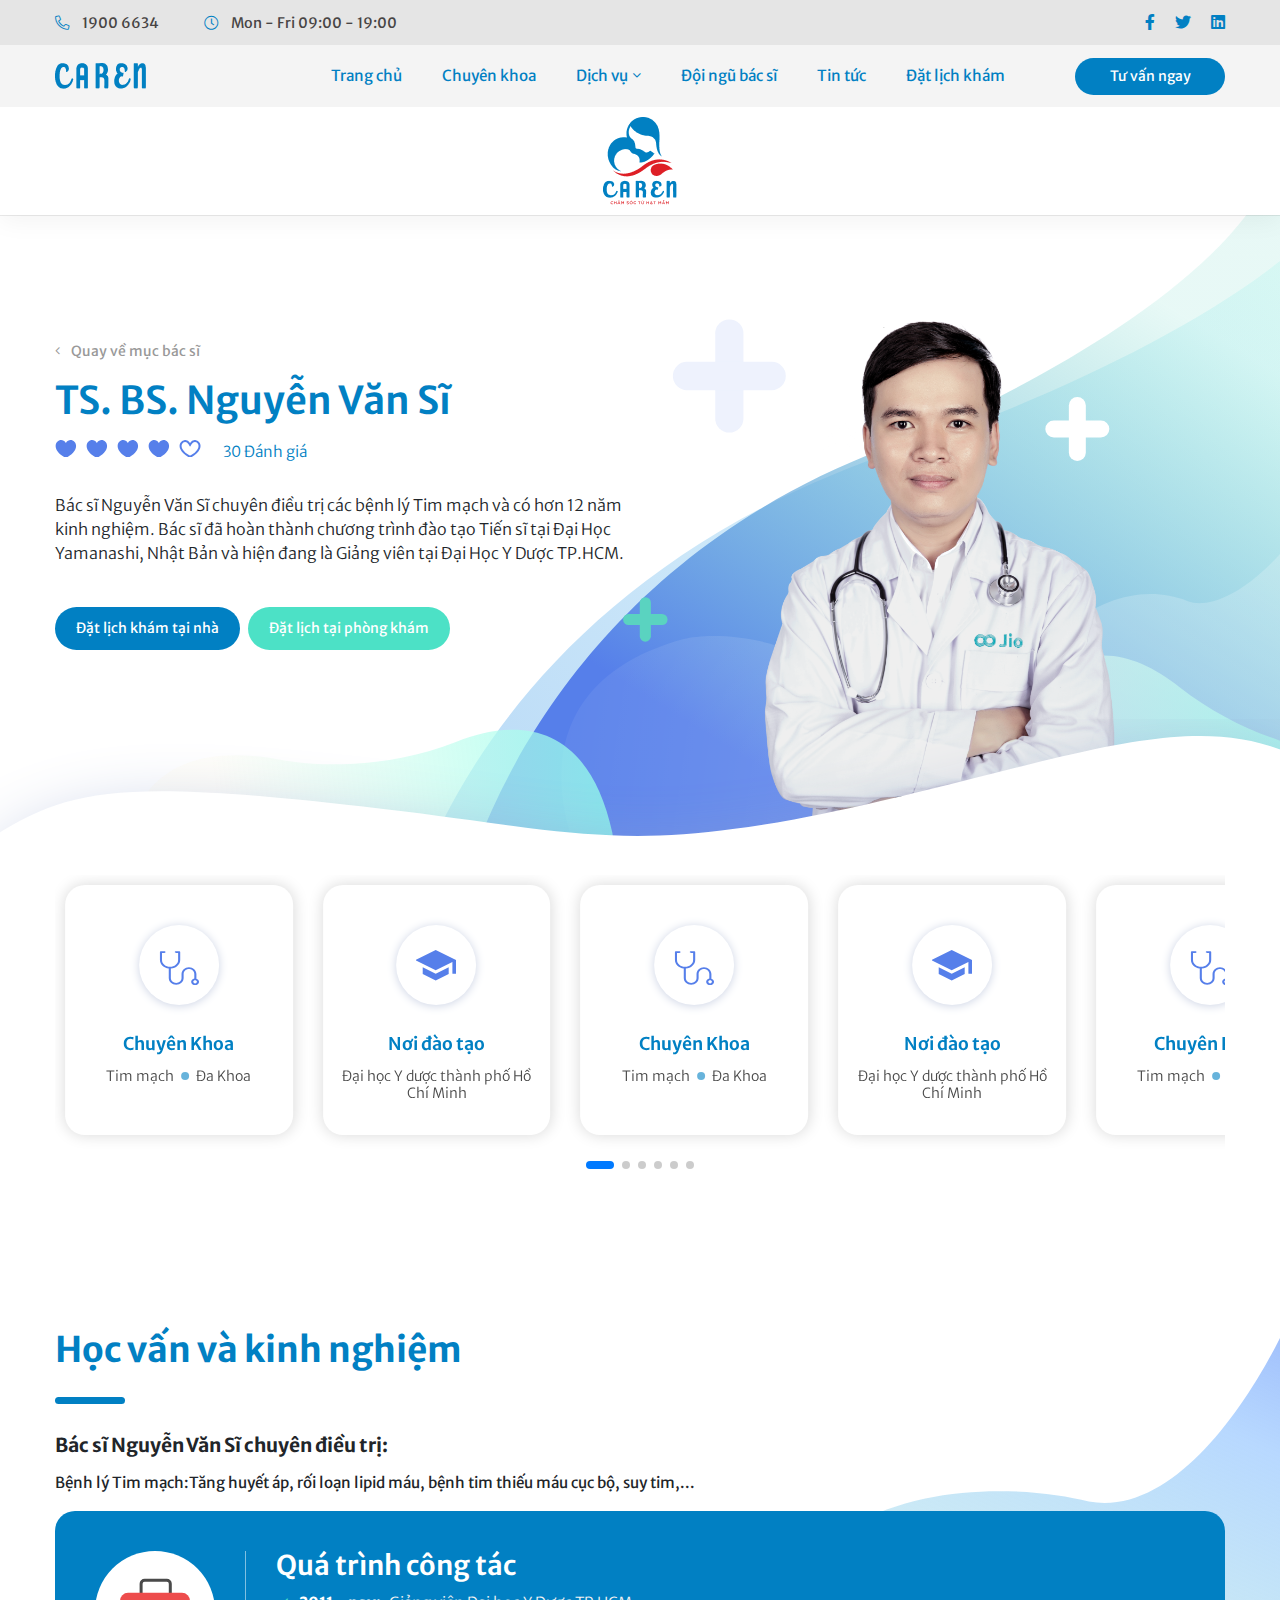
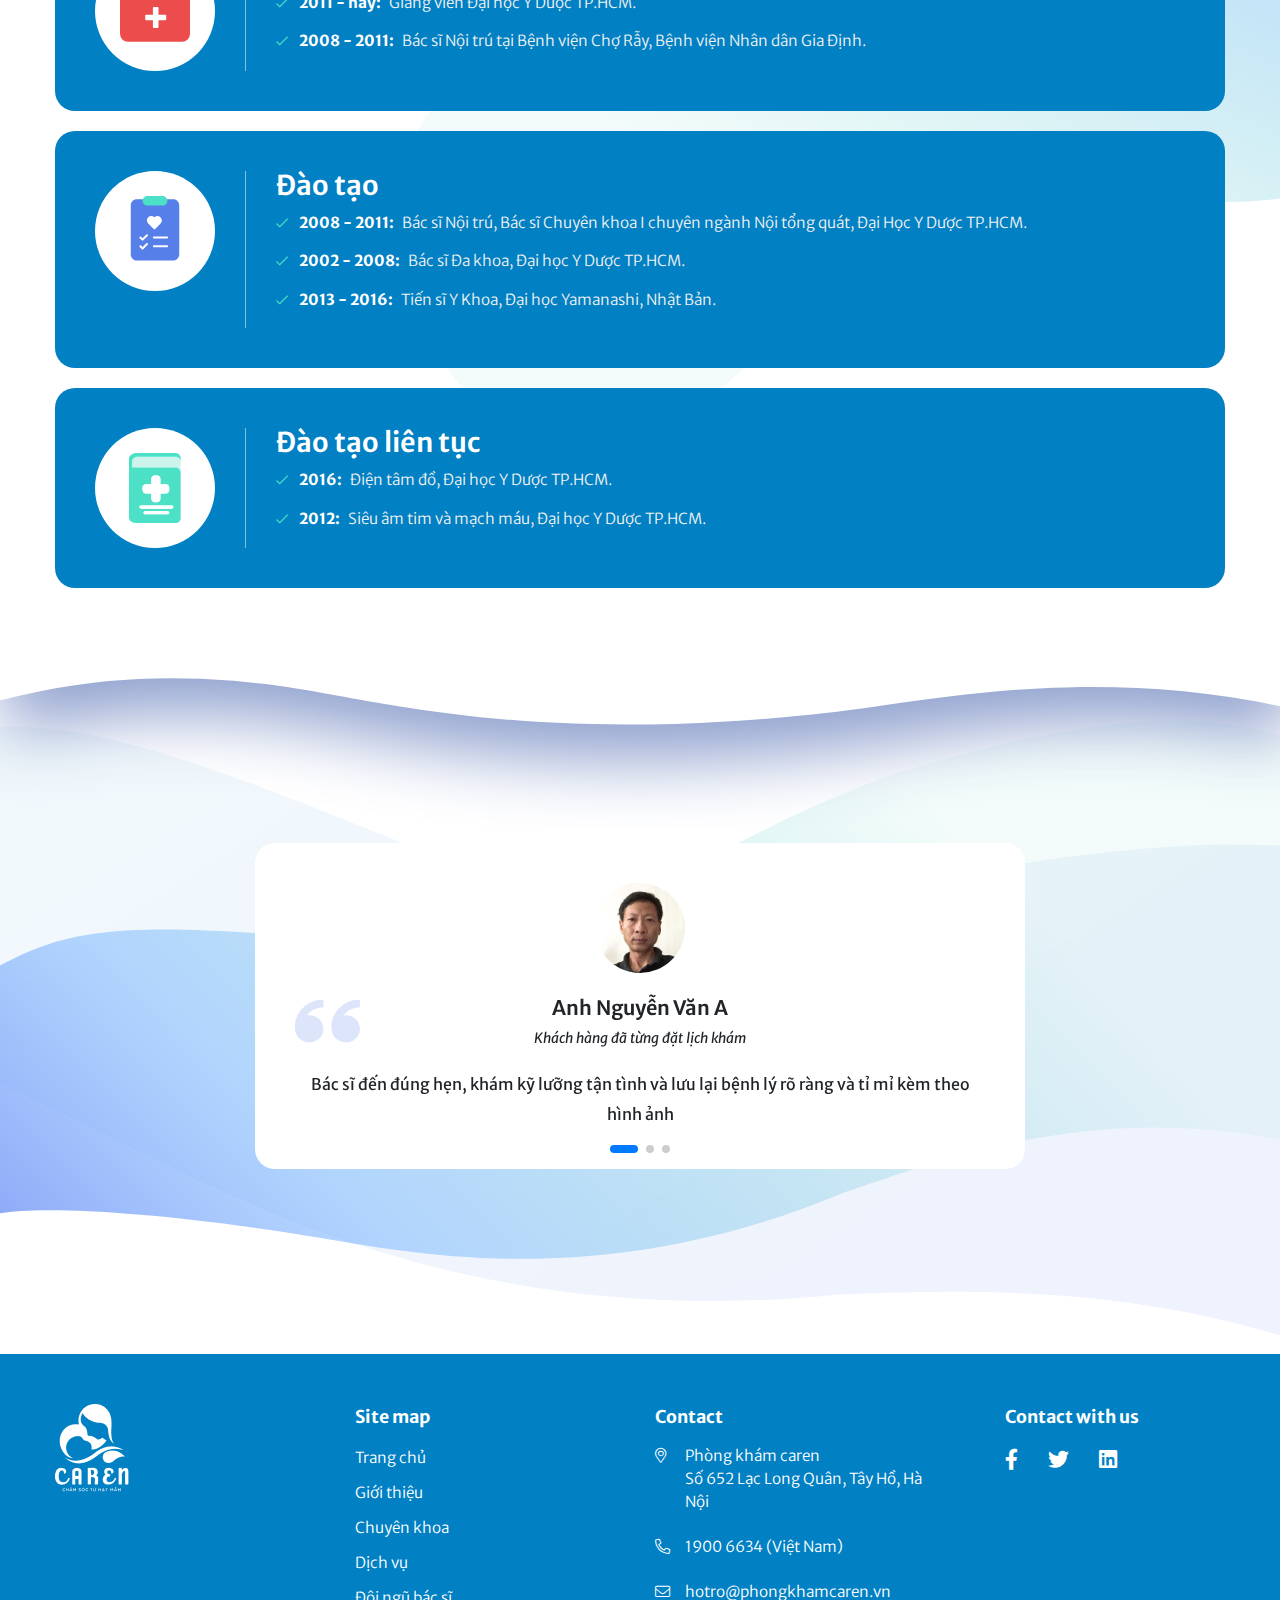
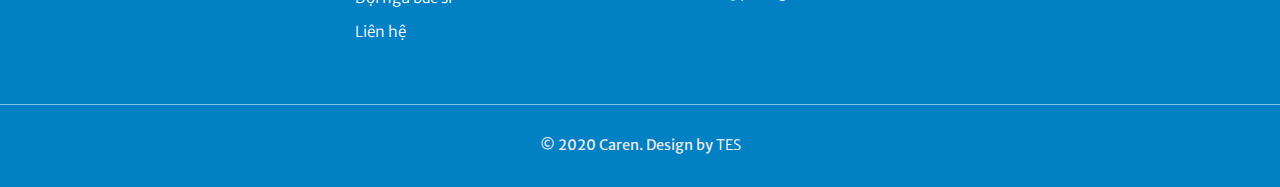
<file: jiohealth/chi-tiet-bac-si.html>
<!DOCTYPE html>
<html lang="en">
<head>
	<title>Caren</title>
	<meta charset="UTF-8">
	<meta http-equiv="Content-Type" content="text/html; charset=UTF-8">
	<meta http-equiv="content-language" content="vi">
	<meta http-equiv="X-UA-Compatible" content="IE=edge">
	<meta name="viewport"
	      content="width=device-width, user-scalable=no, initial-scale=1.0, maximum-scale=1.0, minimum-scale=1.0">
	<link rel="shortcut icon" type="image/png" href="./assets/images/favicon.ico"/>
	
	<link rel="stylesheet" href="./assets/plugins/bootstrap/bootstrap.min.css">
	<link rel="stylesheet" href="./assets/plugins/owlcarousel/owl.carousel.min.css">
	<link rel="stylesheet" href="./assets/plugins/swiper/swiper.min.css">
	<link rel="stylesheet" href="./assets/plugins/fancybox/jquery.fancybox.min.css">
	<link rel="stylesheet" href="./assets/plugins/animate.min.css">
	<link rel="stylesheet" href="./assets/fonts/fontawesome/css/all.min.css">
	<link rel="stylesheet" href="./assets/scss/style.css">
</head>
<body>


<header class="header d-flex flex-column">
	<div class="header-top order-1 order-lg-1">
		<div class="container container-full">
			<div class="row">
				<div class="col-md-8 col-lg-6">
					<div class="header-list">
						<ul>
							<li>
								<a href="#">
									<i class="fal fa-phone-alt"></i>
									1900 6634
								</a>
							</li>
							<li>
								<a href="#">
									<i class="fal fa-clock"></i>
									Mon - Fri 09:00 - 19:00
								</a>
							</li>
						</ul>
					</div>
				</div>
				<div class="col-md-4 col-lg-6">
					<div class="header-social">
						<ul>
							<li>
								<a href="#">
									<i class="fab fa-facebook-f"></i>
								</a>
							</li>
							<li>
								<a href="#">
									<i class="fab fa-twitter"></i>
								</a>
							</li>
							<li>
								<a href="#">
									<i class="fab fa-linkedin"></i>
								</a>
							</li>
						</ul>
					</div>
				</div>
			</div>
		</div>
	</div>
	<div class="header-middle order-3 order-lg-2">
		<div class="container container-full">
			<div class="row align-items-center">
				<div class="col-md-6 col-lg-2 col-4 order-1 order-lg-1">
					<div class="header-logo">
						<a href="index.html">
							<img src="./assets/images/logo-text.png" alt="">
						</a>
					</div>
				</div>
				<div class="col-md-12 col-lg-8 order-3 order-lg-2">
					<div class="header-navigation">
						<ul id="hasMenu">
							<li>
								<a href="index.html">
									Trang chủ
								</a>
							</li>
							<li>
								<a href="service.html">
									Chuyên khoa
								</a>
							</li>
							<li>
								<a href="service-all.html">
									Dịch vụ
									<i class="fal fa-angle-down"></i>
								</a>
								<ul>
									<li>
										<a href="#">
											Tất cả dịch vụ
										</a>
									</li>
									<li>
										<a href="#">
											Nhi khoa
										</a>
									</li>
									<li>
										<a href="#">
											Khám sức khỏe định kì
										</a>
									</li>
									<li>
										<a href="#">
											Khám tổng quát
										</a>
									</li>
									<li>
										<a href="#">
											Điều dưỡng tại nhà
										</a>
									</li>
									<li>
										<a href="#">
											Tim mạch
										</a>
									</li>
									<li>
										<a href="#">
											Nội tiết
										</a>
									</li>
									<li>
										<a href="#">
											Thận - Tiết niệu
										</a>
									</li>
									<li>
										<a href="#">
											Chăm sóc thai sản
										</a>
									</li>
									<li>
										<a href="#">
											Chăm sóc sức khỏe thị lực
										</a>
									</li>
									<li>
										<a href="#">
											Da liễu
										</a>
									</li>
									<li>
										<a href="#">
											Tầm soát ung thu di truyền
										</a>
									</li>
									<li>
										<a href="#">
											Dị ứng - miễn dịch
										</a>
									</li>
								</ul>
							</li>
							<li>
								<a href="doi-ngu-bac-si.html">
									Đội ngũ bác sĩ
								</a>
							</li>
							<li>
								<a href="danhmucbaiviet.html">
									Tin tức
								</a>
							</li>
							<li>
								<a href="javascript:void(0)">
									Đặt lịch khám
								</a>
							</li>
						</ul>
						<div class="header-decor d-block d-lg-none"></div>
					</div>
				</div>
				<div class="col-md-6 col-lg-2 col-8 order-2 order-lg-3 text-right">
					<div class="header-button">
						<a href="javascript:;" class="btn-style btn-blue">Tư vấn ngay</a>
					</div>
					<div id="hamburger" class="hamburger">
						<span></span>
					</div>
				</div>
			</div>
		</div>
	</div>
	<div class="header-bottom order-2 order-lg-3">
		<div class="container container-full">
			<div class="row">
				<div class="col-md-12 text-center">
					<div class="header-logo">
						<a href="index.html">
							<img src="./assets/images/logo.png" alt="">
						</a>
					</div>
				</div>
			</div>
		</div>
	</div>
	<div class="header-overlay"></div>
</header>
<div id="main">
	<div class="single-doctor">
		<div class="block-info">
			<div class="bg">
				<img class="image-01" src="./assets/images/doctors/profile-banner.svg" alt="">
				<img class="image-02" src="./assets/images/doctors/decor-profile.svg" alt="">
			</div>
			<div class="container container-full">
				<div class="row align-items-center">
					<div class="col-lg-6 order-1 order-lg-2 profile-image">
						<img src="./assets/images/doctors/doctor.png" alt="">
					</div>
					<div class="col-lg-6 order-2 order-lg-1 profile-content">
						<div class="d-none d-lg-inline-block back">
							<a class="btn" href="doi-ngu-bac-si.html">
								<i class="fal fa-angle-left mr-2"></i>
								Quay về mục bác sĩ
							</a>
						</div>
						<div class="headline-doctor">
							TS. BS. Nguyễn Văn Sĩ
						</div>
						<div class="rate d-inline-block">
							<span class="stars">
								<i class="rate-star selected"></i>
								<i class="rate-star selected"></i>
								<i class="rate-star selected"></i>
								<i class="rate-star selected"></i>
								<i class="rate-star"></i>
							</span>
							<span class="number">30 Đánh giá</span>
						</div>
						<div class="text">
							Bác sĩ Nguyễn Văn Sĩ chuyên điều trị các bệnh lý Tim mạch và có hơn 12 năm kinh nghiệm. Bác
							sĩ đã hoàn thành chương trình đào tạo Tiến sĩ tại Đại Học Yamanashi, Nhật Bản và hiện đang
							là Giảng viên tại Đại Học Y Dược TP.HCM.
						</div>
						<div class="link">
							<a href="bacsi02.html" id="changeLink" class="btn-style btn-blue">
								Đặt lịch khám tại nhà
							</a>
							
							<a href="#popupBooking" data-toggle="modal" class="btn-style btn-green">
								Đặt lịch tại phòng khám
							</a>
						</div>
					</div>
				</div>
			</div>
			<div class="bg-02">
				<img src="./assets/images/doctors/profile-banner-02.svg">
			</div>
		</div>
		<div class="block-info-02">
			<div class="container container-full">
				<div class="row">
					<div class="col-12">
						<div class="swiper-container d-none d-lg-block">
							<div class="swiper-wrapper">
								<div class="swiper-slide">
									<div class="info-item">
										<div class="info-icon">
											<img src="./assets/images/doctors/specialties-icon.svg">
										</div>
										<div class="info-title">
											Chuyên Khoa
										</div>
										<div class="info-text">
											Tim mạch
											<div class="info-point"></div>
											Đa Khoa
										</div>
									</div>
								</div>
								<div class="swiper-slide">
									<div class="info-item">
										<div class="info-icon">
											<img src="./assets/images/doctors/school-icon.svg">
										</div>
										<div class="info-title">
											Nơi đào tạo
										</div>
										<div class="info-text">
											Đại học Y dược thành phố Hồ Chí Minh
										</div>
									</div>
								</div>
								<div class="swiper-slide">
									<div class="info-item">
										<div class="info-icon">
											<img src="./assets/images/doctors/specialties-icon.svg">
										</div>
										<div class="info-title">
											Chuyên Khoa
										</div>
										<div class="info-text">
											Tim mạch
											<div class="info-point"></div>
											Đa Khoa
										</div>
									</div>
								</div>
								<div class="swiper-slide">
									<div class="info-item">
										<div class="info-icon">
											<img src="./assets/images/doctors/school-icon.svg">
										</div>
										<div class="info-title">
											Nơi đào tạo
										</div>
										<div class="info-text">
											Đại học Y dược thành phố Hồ Chí Minh
										</div>
									</div>
								</div>
								<div class="swiper-slide">
									<div class="info-item">
										<div class="info-icon">
											<img src="./assets/images/doctors/specialties-icon.svg">
										</div>
										<div class="info-title">
											Chuyên Khoa
										</div>
										<div class="info-text">
											Tim mạch
											<div class="info-point"></div>
											Đa Khoa
										</div>
									</div>
								</div>
								<div class="swiper-slide">
									<div class="info-item">
										<div class="info-icon">
											<img src="./assets/images/doctors/school-icon.svg">
										</div>
										<div class="info-title">
											Nơi đào tạo
										</div>
										<div class="info-text">
											Đại học Y dược thành phố Hồ Chí Minh
										</div>
									</div>
								</div>
							</div>
							
							<div class="swiper-pagination"></div>
						</div>
						<div class="d-lg-none info-list">
							<div class="info-list-item">
								<div class="info-list-item-icon">
									<img src="./assets/images/doctors/specialties-icon.svg">
								</div>
								<div class="info-list-item-wrapper">
									<div class="title">
										Chuyên khoa
									</div>
									<div class="text content">
										<span>
											<i class="fal fa-check"></i>
											Tim mạch
										</span>
										<span>
											<i class="fal fa-check"></i>
											Tim mạch
										</span>
									</div>
								</div>
							</div>
							<div class="info-list-item">
								<div class="info-list-item-icon">
									<img src="./assets/images/doctors/school-icon.svg">
								</div>
								<div class="info-list-item-wrapper">
									<div class="title">
										Nơi đào tạo
									</div>
									<div class="text">
										Đại học Y dược thành phố Hồ Chí Minh
									</div>
								</div>
							</div>
							<div class="info-list-item">
								<div class="info-list-item-icon">
									<img src="./assets/images/doctors/specialties-icon.svg">
								</div>
								<div class="info-list-item-wrapper">
									<div class="title">
										Chuyên khoa
									</div>
									<div class="text content">
										<span>
											<i class="fal fa-check"></i>
											Tim mạch
										</span>
										<span>
											<i class="fal fa-check"></i>
											Tim mạch
										</span>
									</div>
								</div>
							</div>
							<div class="info-list-item">
								<div class="info-list-item-icon">
									<img src="./assets/images/doctors/school-icon.svg">
								</div>
								<div class="info-list-item-wrapper">
									<div class="title">
										Nơi đào tạo
									</div>
									<div class="text">
										Đại học Y dược thành phố Hồ Chí Minh
									</div>
								</div>
							</div>
						</div>
					</div>
				</div>
			</div>
		</div>
		<div class="block-study">
			<div class="container container-full">
				<div class="headline">
					Học vấn và kinh nghiệm
				</div>
				<div class="content">
					<h4>Bác sĩ Nguyễn Văn Sĩ chuyên điều trị:</h4>
					<p>Bệnh lý Tim mạch:Tăng huyết áp, rối loạn lipid máu, bệnh tim thiếu máu cục bộ, suy tim,...</p>
				</div>
				<div class="list">
					<div class="list-item">
						<div class="list-icon">
							<img src="./assets/images/doctors/experience-icon.svg" alt="">
						</div>
						<div class="list-content">
							<div class="title">Quá trình công tác</div>
							<div class="text">
								<p>
									<i class="fal fa-check"></i>
									<b>2011 - nay:</b>
									Giảng viên Đại học Y Dược TP.HCM.
								</p>
								<p>
									<i class="fal fa-check"></i>
									<b>2008 - 2011:</b>
									Bác sĩ Nội trú tại Bệnh viện Chợ Rẫy, Bệnh viện Nhân dân Gia Định.
								</p>
							</div>
						</div>
					</div>
					
					<div class="list-item">
						<div class="list-icon">
							<img src="./assets/images/doctors/training-icon.svg" alt="">
						</div>
						<div class="list-content">
							<div class="title">
								Đào tạo
							</div>
							<div class="text">
								<p>
									<i class="fal fa-check"></i>
									<b>2008 - 2011:</b>
									Bác sĩ Nội trú, Bác sĩ Chuyên khoa I chuyên ngành Nội tổng quát, Đại Học Y Dược
									TP.HCM.
								</p>
								<p>
									<i class="fal fa-check"></i>
									<b>2002 - 2008:</b>
									Bác sĩ Đa khoa, Đại học Y Dược TP.HCM.
								</p>
								<p>
									<i class="fal fa-check"></i>
									<b>2013 - 2016:</b>
									Tiến sĩ Y Khoa, Đại học Yamanashi, Nhật Bản.
								</p>
							</div>
						</div>
					</div>
					
					<div class="list-item">
						<div class="list-icon">
							<img src="./assets/images/doctors/education-icon.svg" alt="">
						</div>
						<div class="list-content">
							<div class="title">Đào tạo liên tục</div>
							<div class="text">
								<p>
									<i class="fal fa-check"></i>
									<b>2016:</b>
									Điện tâm đồ, Đại học Y Dược TP.HCM.
								</p>
								<p>
									<i class="fal fa-check"></i>
									<b>2012:</b>
									Siêu âm tim và mạch máu, Đại học Y Dược TP.HCM.
								</p>
							</div>
						</div>
					</div>
				</div>
			</div>
		</div>
		<div class="block-review">
			<div class="container container-full">
				<div class="row">
					<div class="col-md-8 offset-md-2">
						<div class="swiper-container">
							<div class="swiper-wrapper">
								<div class="swiper-slide">
									<div class="review-inner">
										<div class="avatar">
											<img src="./assets/images/doctors/avatar.png">
										</div>
										<div class="info">
											<p class="name">Anh Nguyễn Văn A</p>
											<p class="title">Khách hàng đã từng đặt lịch khám</p>
										</div>
										<p class="comment">Bác sĩ đến đúng hẹn, khám kỹ lưỡng tận tình
											và lưu lại bệnh lý rõ ràng và tỉ mỉ kèm theo hình ảnh</p>
									</div>
								</div>
								<div class="swiper-slide">
									<div class="review-inner">
										<div class="avatar">
											<img src="./assets/images/doctors/avatar.png">
										</div>
										<div class="info">
											<p class="name">Anh Nguyễn Văn A</p>
											<p class="title">Khách hàng đã từng đặt lịch khám</p>
										</div>
										<p class="comment">Bác sĩ đến đúng hẹn, khám kỹ lưỡng tận tình
											và lưu lại bệnh lý rõ ràng và tỉ mỉ kèm theo hình ảnh</p>
									</div>
								</div>
								<div class="swiper-slide">
									<div class="review-inner">
										<div class="avatar">
											<img src="./assets/images/doctors/avatar.png">
										</div>
										<div class="info">
											<p class="name">Anh Nguyễn Văn A</p>
											<p class="title">Khách hàng đã từng đặt lịch khám</p>
										</div>
										<p class="comment">Bác sĩ đến đúng hẹn, khám kỹ lưỡng tận tình
											và lưu lại bệnh lý rõ ràng và tỉ mỉ kèm theo hình ảnh</p>
									</div>
								</div>
							</div>
							<div class="swiper-pagination"></div>
						</div>
					</div>
				</div>
			</div>
		</div>
	</div>
</div>
<footer class="footer">
	<div class="footer-top">
		<div class="container container-full">
			<div class="row">
				<div class="col-md-3">
					<div class="logo">
						<a href="index.html">
							<img src="./assets/images/logo-footer.png" alt="">
						</a>
					</div>
				</div>
				<div class="col-md-3">
					<div class="list">
						<div class="title">
							Site map
						</div>
						<ul>
							<li>
								<a href="index.html">
									Trang chủ
								</a>
							</li>
							<li>
								<a href="index.html">
									Giới thiệu
								</a>
							</li>
							<li>
								<a href="index.html">
									Chuyên khoa
								</a>
							</li>
							<li>
								<a href="index.html">
									Dịch vụ
								</a>
							</li>
							<li>
								<a href="index.html">
									Đội ngũ bác sĩ
								</a>
							</li>
							<li>
								<a href="index.html">
									Liên hệ
								</a>
							</li>
						</ul>
					</div>
				</div>
				<div class="col-md-3">
					<div class="list list-image">
						<div class="title">
							Contact
						</div>
						<ul>
							<li>
								<a href="#">
									Phòng khám caren <br>
									Số 652 Lạc Long Quân, Tây Hồ, Hà Nội
								</a>
							</li>
							<li>
								<a href="#">
									1900 6634 (Việt Nam)
								</a>
							</li>
							<li>
								<a href="#">
									hotro@phongkhamcaren.vn
								</a>
							</li>
						</ul>
					</div>
				</div>
				<div class="col-md-3">
					<div class="list list-social">
						<div class="title">
							Contact with us
						</div>
						<ul>
							<li>
								<a href="#">
									<i class="fab fa-facebook-f"></i>
								</a>
							</li>
							<li>
								<a href="#">
									<i class="fab fa-twitter"></i>
								</a>
							</li>
							<li>
								<a href="#">
									<i class="fab fa-linkedin"></i>
								</a>
							</li>
						</ul>
					</div>
				</div>
			</div>
		</div>
	</div>
	<div class="footer-bottom">
		<div class="container container-full">
			<div class="row">
				<div class="col-12 text-center">
					<div class="desinged">
						© 2020 Caren. Design by <a href="#">TES</a>
					</div>
				</div>
			</div>
		</div>
	</div>
</footer>

<script type="text/javascript" src="./assets/plugins/jquery.min.js"></script>
<script type="text/javascript" src="./assets/plugins/bootstrap/popper.min.js"></script>
<script type="text/javascript" src="./assets/plugins/bootstrap/bootstrap.min.js"></script>
<script type="text/javascript" src="./assets/plugins/owlcarousel/owl.carousel.min.js"></script>
<script type="text/javascript" src="./assets/plugins/swiper/swiper.min.js"></script>
<script type="text/javascript" src="./assets/plugins/fancybox/jquery.fancybox.min.js"></script>
<script type="text/javascript" src="./assets/plugins/theme-script.js"></script>

<div id="fb-root"></div>
<script async defer crossorigin="anonymous" src="https://connect.facebook.net/vi_VN/sdk.js#xfbml=1&version=v9.0"
        nonce="3VofOiyE"></script>

<a href="javascript:void(0)" id="return-to-top" style="display: none;">
	<i class="far fa-long-arrow-alt-up"></i>
</a>

</body>
</html>
</file>
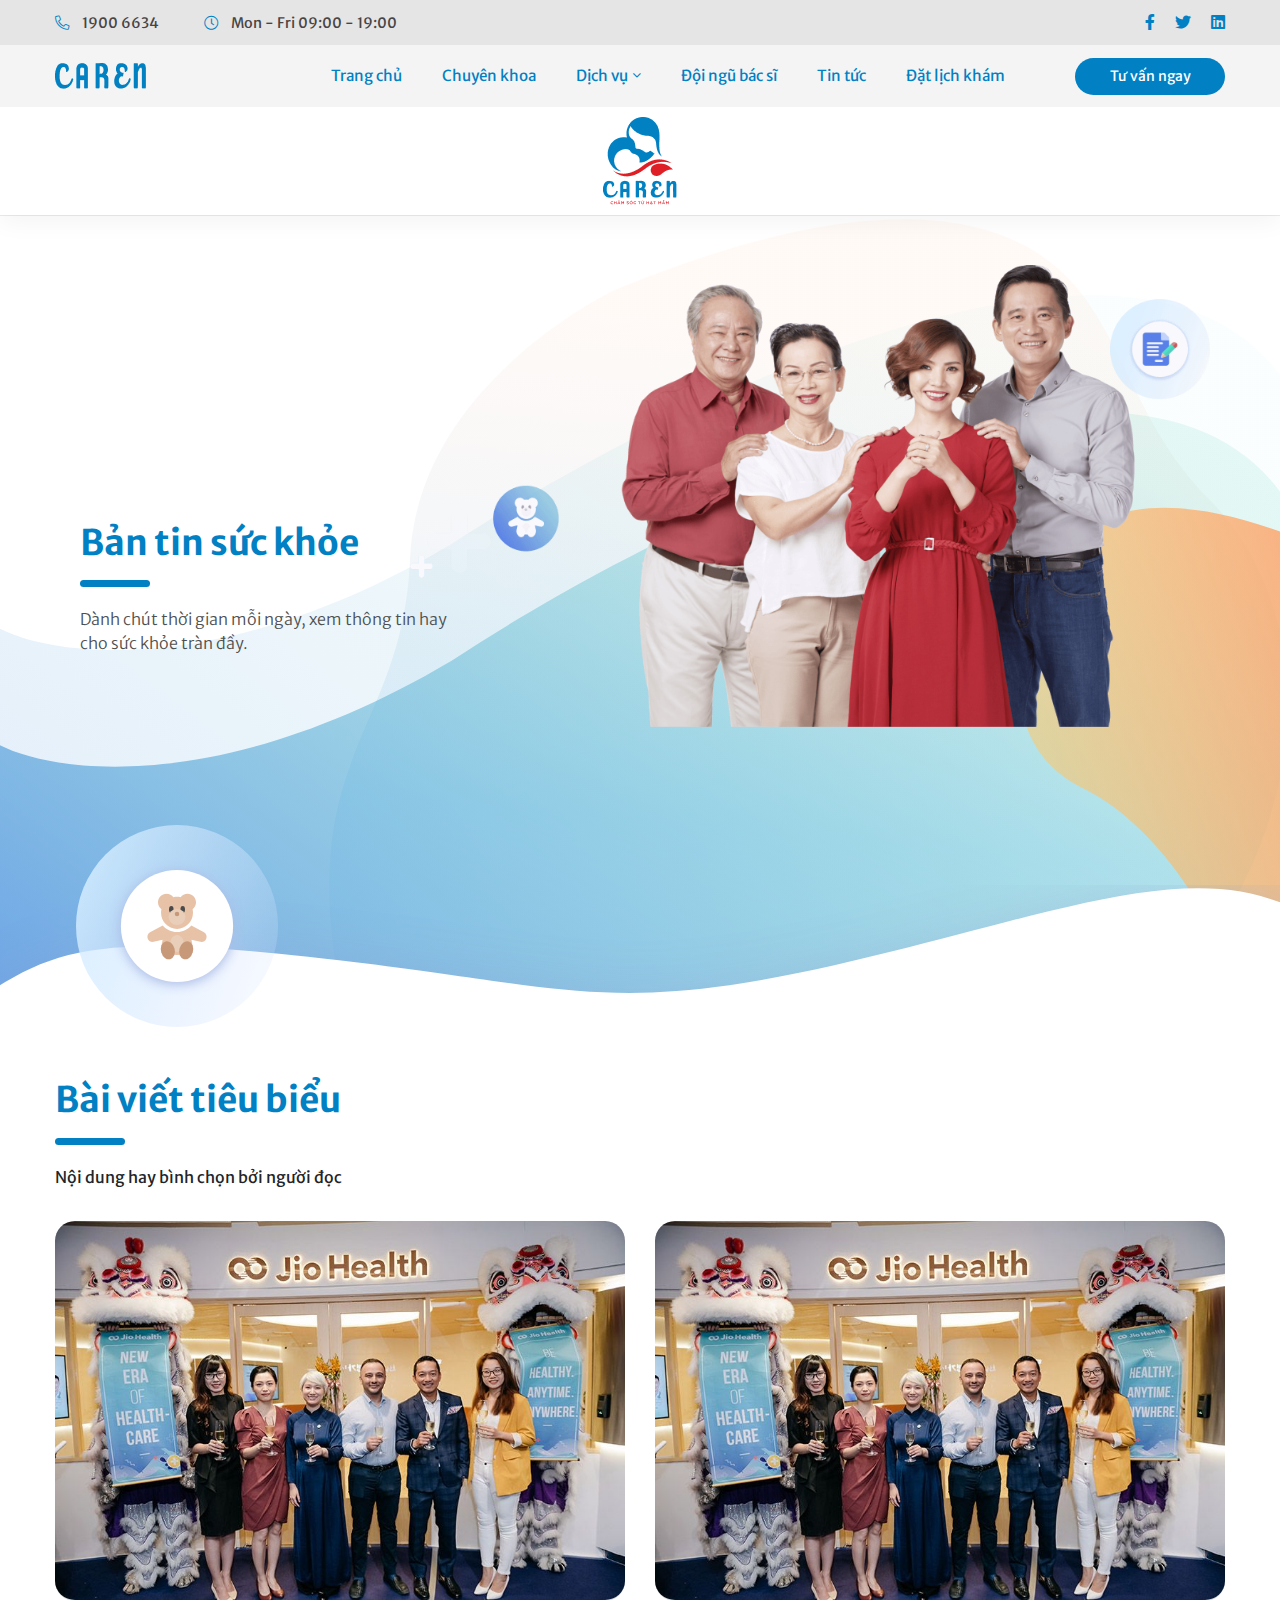
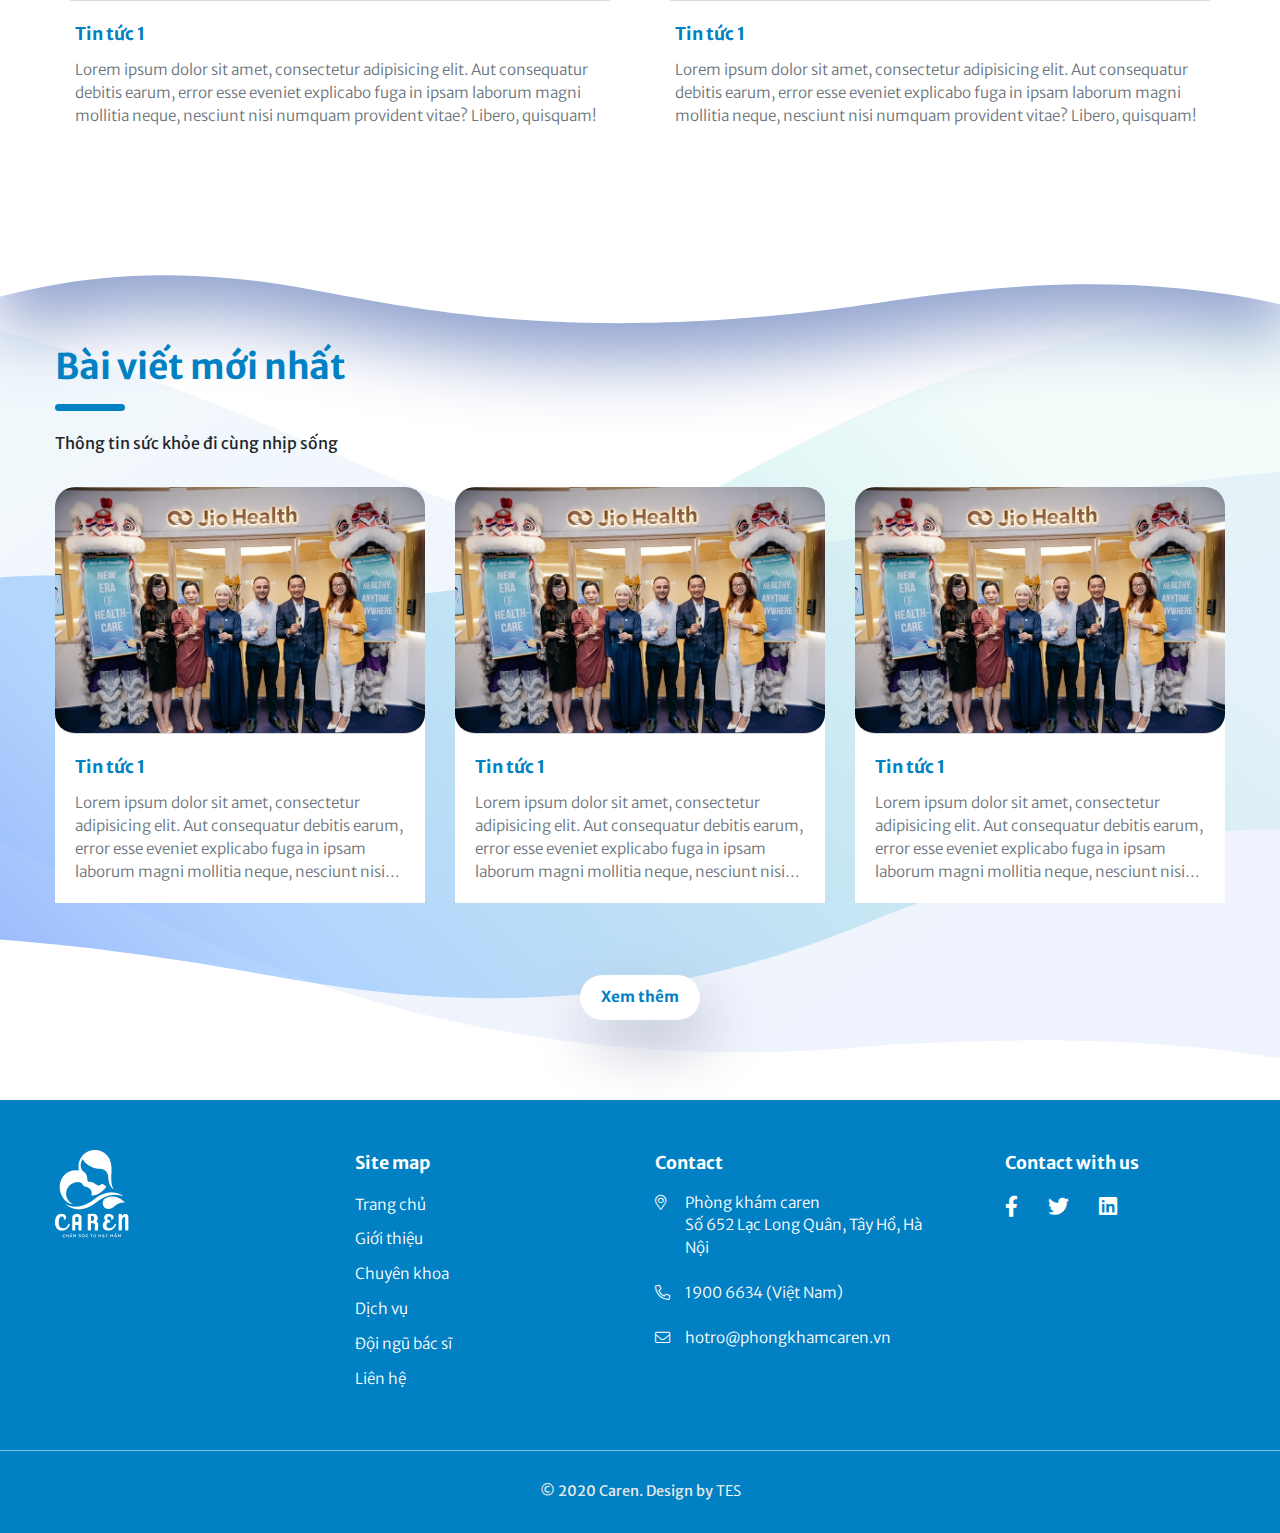
<file: jiohealth/danhmucbaiviet.html>
<!DOCTYPE html>
<html lang="en">
<head>
	<title>Caren</title>
	<meta charset="UTF-8">
	<meta http-equiv="Content-Type" content="text/html; charset=UTF-8">
	<meta http-equiv="content-language" content="vi">
	<meta http-equiv="X-UA-Compatible" content="IE=edge">
	<meta name="viewport"
	      content="width=device-width, user-scalable=no, initial-scale=1.0, maximum-scale=1.0, minimum-scale=1.0">
	<link rel="shortcut icon" type="image/png" href="./assets/images/favicon.ico"/>
	
	<link rel="stylesheet" href="./assets/plugins/bootstrap/bootstrap.min.css">
	<link rel="stylesheet" href="./assets/plugins/owlcarousel/owl.carousel.min.css">
	<link rel="stylesheet" href="./assets/plugins/swiper/swiper.min.css">
	<link rel="stylesheet" href="./assets/plugins/fancybox/jquery.fancybox.min.css">
	<link rel="stylesheet" href="./assets/plugins/animate.min.css">
	<link rel="stylesheet" href="./assets/fonts/fontawesome/css/all.min.css">
	<link rel="stylesheet" href="./assets/scss/style.css">
</head>
<body>

<header class="header d-flex flex-column">
	<div class="header-top order-1 order-lg-1">
		<div class="container container-full">
			<div class="row">
				<div class="col-md-8 col-lg-6">
					<div class="header-list">
						<ul>
							<li>
								<a href="#">
									<i class="fal fa-phone-alt"></i>
									1900 6634
								</a>
							</li>
							<li>
								<a href="#">
									<i class="fal fa-clock"></i>
									Mon - Fri 09:00 - 19:00
								</a>
							</li>
						</ul>
					</div>
				</div>
				<div class="col-md-4 col-lg-6">
					<div class="header-social">
						<ul>
							<li>
								<a href="#">
									<i class="fab fa-facebook-f"></i>
								</a>
							</li>
							<li>
								<a href="#">
									<i class="fab fa-twitter"></i>
								</a>
							</li>
							<li>
								<a href="#">
									<i class="fab fa-linkedin"></i>
								</a>
							</li>
						</ul>
					</div>
				</div>
			</div>
		</div>
	</div>
	<div class="header-middle order-3 order-lg-2">
		<div class="container container-full">
			<div class="row align-items-center">
				<div class="col-md-6 col-lg-2 col-4 order-1 order-lg-1">
					<div class="header-logo">
						<a href="index.html">
							<img src="./assets/images/logo-text.png" alt="">
						</a>
					</div>
				</div>
				<div class="col-md-12 col-lg-8 order-3 order-lg-2">
					<div class="header-navigation">
						<ul id="hasMenu">
							<li>
								<a href="index.html">
									Trang chủ
								</a>
							</li>
							<li>
								<a href="service.html">
									Chuyên khoa
								</a>
							</li>
							<li>
								<a href="service-all.html">
									Dịch vụ
									<i class="fal fa-angle-down"></i>
								</a>
								<ul>
									<li>
										<a href="#">
											Tất cả dịch vụ
										</a>
									</li>
									<li>
										<a href="#">
											Nhi khoa
										</a>
									</li>
									<li>
										<a href="#">
											Khám sức khỏe định kì
										</a>
									</li>
									<li>
										<a href="#">
											Khám tổng quát
										</a>
									</li>
									<li>
										<a href="#">
											Điều dưỡng tại nhà
										</a>
									</li>
									<li>
										<a href="#">
											Tim mạch
										</a>
									</li>
									<li>
										<a href="#">
											Nội tiết
										</a>
									</li>
									<li>
										<a href="#">
											Thận - Tiết niệu
										</a>
									</li>
									<li>
										<a href="#">
											Chăm sóc thai sản
										</a>
									</li>
									<li>
										<a href="#">
											Chăm sóc sức khỏe thị lực
										</a>
									</li>
									<li>
										<a href="#">
											Da liễu
										</a>
									</li>
									<li>
										<a href="#">
											Tầm soát ung thu di truyền
										</a>
									</li>
									<li>
										<a href="#">
											Dị ứng - miễn dịch
										</a>
									</li>
								</ul>
							</li>
							<li>
								<a href="doi-ngu-bac-si.html">
									Đội ngũ bác sĩ
								</a>
							</li>
							<li>
								<a href="danhmucbaiviet.html">
									Tin tức
								</a>
							</li>
							<li>
								<a href="javascript:void(0)">
									Đặt lịch khám
								</a>
							</li>
						</ul>
						<div class="header-decor d-block d-lg-none"></div>
					</div>
				</div>
				<div class="col-md-6 col-lg-2 col-8 order-2 order-lg-3 text-right">
					<div class="header-button">
						<a href="javascript:;" class="btn-style btn-blue">Tư vấn ngay</a>
					</div>
					<div id="hamburger" class="hamburger">
						<span></span>
					</div>
				</div>
			</div>
		</div>
	</div>
	<div class="header-bottom order-2 order-lg-3">
		<div class="container container-full">
			<div class="row">
				<div class="col-md-12 text-center">
					<div class="header-logo">
						<a href="index.html">
							<img src="./assets/images/logo.png" alt="">
						</a>
					</div>
				</div>
			</div>
		</div>
	</div>
	<div class="header-overlay"></div>
</header>
<div id="main">
	<div class="page-blogs">
		<div class="main-breadcrumb">
			<div class="background"
			     style="background-image: url('./assets/images/breadcrumb/background.svg')">
			</div>
			<div class="inner">
				<div class="_content">
					<h3 class="title">Bản tin sức khỏe</h3>
					<p class="desc">
						Dành chút thời gian mỗi ngày, xem thông tin hay cho sức khỏe tràn đầy.
					</p>
				</div>
				<div class="_image">
					<img class="d-none d-lg-block"
					     src="./assets/images/breadcrumb/image-desktop.png">
					<img class="d-lg-none"
					     src="./assets/images/breadcrumb/image-mobile.png">
				</div>
			</div>
		</div>
		<div class="main-page">
			<div class="decor-blogs">
				<img class="decor-wave" src="./assets/images/decor/decor-wave.svg" alt="">
				<img class="decor-icon" src="./assets/images/decor/decor-bear.svg">
			</div>
			<div class="content">
				<div class="blogs-feature">
					<div class="container container-full">
						<div class="row">
							<div class="col-12">
								<div class="_content">
									<h3 class="title">Bài viết tiêu biểu</h3>
									<p>
										Nội dung hay bình chọn bởi người đọc
									</p>
								</div>
							</div>
							<div class="col-12 mt-3">
								<div class="row">
									<div class="col-sm-6 mb-4">
										<div class="card card-article">
											<div class="card-header">
												<div class="card-image">
													<a href="single-blog.html">
														<img src="./assets/images/blogs/1.jpg" alt="">
													</a>
												</div>
											</div>
											<div class="card-body">
												<div class="card-title">
													<a href="single-blog.html">
														Tin tức 1
													</a>
												</div>
												<div class="card-text">
													Lorem ipsum dolor sit amet, consectetur adipisicing elit. Aut consequatur debitis
													earum, error esse eveniet explicabo fuga in ipsam laborum magni mollitia neque,
													nesciunt nisi numquam provident vitae? Libero, quisquam!
												</div>
											</div>
										</div>
									</div>
									<div class="col-sm-6 mb-4">
										<div class="card card-article">
											<div class="card-header">
												<div class="card-image">
													<a href="single-blog.html">
														<img src="./assets/images/blogs/1.jpg" alt="">
													</a>
												</div>
											</div>
											<div class="card-body">
												<div class="card-title">
													<a href="single-blog.html">
														Tin tức 1
													</a>
												</div>
												<div class="card-text">
													Lorem ipsum dolor sit amet, consectetur adipisicing elit. Aut consequatur debitis
													earum, error esse eveniet explicabo fuga in ipsam laborum magni mollitia neque,
													nesciunt nisi numquam provident vitae? Libero, quisquam!
												</div>
											</div>
										</div>
									</div>
								</div>
							</div>
						</div>
					</div>
				</div>
				
				<div class="blogs-new" style="background-image: url('./assets/images/decor/decor-blogs-bg.svg')">
					<div class="blogs-new--decor">
						<img src="./assets/images/decor/decor-wave-blogs-new.svg">
					</div>
					<div class="container container-full">
						<div class="row">
							<div class="col-12">
								<div class="_content">
									<h3 class="title">Bài viết mới nhất</h3>
									<p>
										Thông tin sức khỏe đi cùng nhịp sống
									</p>
								</div>
							</div>
							<div class="col-12 mt-3">
								<div class="row">
									<div class="col-sm-6 col-md-4 mb-4">
										<div class="card card-article">
											<div class="card-header">
												<div class="card-image">
													<a href="single-blog.html">
														<img src="./assets/images/blogs/1.jpg" alt="">
													</a>
												</div>
											</div>
											<div class="card-body">
												<div class="card-title">
													<a href="single-blog.html">
														Tin tức 1
													</a>
												</div>
												<div class="card-text">
													Lorem ipsum dolor sit amet, consectetur adipisicing elit. Aut consequatur debitis
													earum, error esse eveniet explicabo fuga in ipsam laborum magni mollitia neque,
													nesciunt nisi numquam provident vitae? Libero, quisquam!
												</div>
											</div>
										</div>
									</div>
									<div class="col-sm-6 col-md-4 mb-4">
										<div class="card card-article">
											<div class="card-header">
												<div class="card-image">
													<a href="single-blog.html">
														<img src="./assets/images/blogs/1.jpg" alt="">
													</a>
												</div>
											</div>
											<div class="card-body">
												<div class="card-title">
													<a href="single-blog.html">
														Tin tức 1
													</a>
												</div>
												<div class="card-text">
													Lorem ipsum dolor sit amet, consectetur adipisicing elit. Aut consequatur debitis
													earum, error esse eveniet explicabo fuga in ipsam laborum magni mollitia neque,
													nesciunt nisi numquam provident vitae? Libero, quisquam!
												</div>
											</div>
										</div>
									</div>
									<div class="col-sm-6 col-md-4 mb-4">
										<div class="card card-article">
											<div class="card-header">
												<div class="card-image">
													<a href="single-blog.html">
														<img src="./assets/images/blogs/1.jpg" alt="">
													</a>
												</div>
											</div>
											<div class="card-body">
												<div class="card-title">
													<a href="single-blog.html">
														Tin tức 1
													</a>
												</div>
												<div class="card-text">
													Lorem ipsum dolor sit amet, consectetur adipisicing elit. Aut consequatur debitis
													earum, error esse eveniet explicabo fuga in ipsam laborum magni mollitia neque,
													nesciunt nisi numquam provident vitae? Libero, quisquam!
												</div>
											</div>
										</div>
									</div>
								</div>
							</div>
						</div>
						<div class="row mt-5">
							<div class="col-12 text-center">
								<a href="javascript:void(0)" class="btn-style btn-light btn-shadow">Xem thêm</a>
							</div>
						</div>
					</div>
				</div>
			</div>
		</div>
	</div>
</div>

<footer class="footer">
	<div class="footer-top">
		<div class="container container-full">
			<div class="row">
				<div class="col-md-3">
					<div class="logo">
						<a href="index.html">
							<img src="./assets/images/logo-footer.png" alt="">
						</a>
					</div>
				</div>
				<div class="col-md-3">
					<div class="list">
						<div class="title">
							Site map
						</div>
						<ul>
							<li>
								<a href="index.html">
									Trang chủ
								</a>
							</li>
							<li>
								<a href="index.html">
									Giới thiệu
								</a>
							</li>
							<li>
								<a href="index.html">
									Chuyên khoa
								</a>
							</li>
							<li>
								<a href="index.html">
									Dịch vụ
								</a>
							</li>
							<li>
								<a href="index.html">
									Đội ngũ bác sĩ
								</a>
							</li>
							<li>
								<a href="index.html">
									Liên hệ
								</a>
							</li>
						</ul>
					</div>
				</div>
				<div class="col-md-3">
					<div class="list list-image">
						<div class="title">
							Contact
						</div>
						<ul>
							<li>
								<a href="#">
									Phòng khám caren <br>
									Số 652 Lạc Long Quân, Tây Hồ, Hà Nội
								</a>
							</li>
							<li>
								<a href="#">
									1900 6634 (Việt Nam)
								</a>
							</li>
							<li>
								<a href="#">
									hotro@phongkhamcaren.vn
								</a>
							</li>
						</ul>
					</div>
				</div>
				<div class="col-md-3">
					<div class="list list-social">
						<div class="title">
							Contact with us
						</div>
						<ul>
							<li>
								<a href="#">
									<i class="fab fa-facebook-f"></i>
								</a>
							</li>
							<li>
								<a href="#">
									<i class="fab fa-twitter"></i>
								</a>
							</li>
							<li>
								<a href="#">
									<i class="fab fa-linkedin"></i>
								</a>
							</li>
						</ul>
					</div>
				</div>
			</div>
		</div>
	</div>
	<div class="footer-bottom">
		<div class="container container-full">
			<div class="row">
				<div class="col-12 text-center">
					<div class="desinged">
						© 2020 Caren. Design by <a href="#">TES</a>
					</div>
				</div>
			</div>
		</div>
	</div>
</footer>

<script type="text/javascript" src="./assets/plugins/jquery.min.js"></script>
<script type="text/javascript" src="./assets/plugins/bootstrap/popper.min.js"></script>
<script type="text/javascript" src="./assets/plugins/bootstrap/bootstrap.min.js"></script>
<script type="text/javascript" src="./assets/plugins/owlcarousel/owl.carousel.min.js"></script>
<script type="text/javascript" src="./assets/plugins/swiper/swiper.min.js"></script>
<script type="text/javascript" src="./assets/plugins/fancybox/jquery.fancybox.min.js"></script>
<script type="text/javascript" src="./assets/plugins/theme-script.js"></script>

<div id="fb-root"></div>
<script async defer crossorigin="anonymous" src="https://connect.facebook.net/vi_VN/sdk.js#xfbml=1&version=v9.0"
        nonce="3VofOiyE"></script>

<a href="javascript:void(0)" id="return-to-top" style="display: none;">
	<i class="far fa-long-arrow-alt-up"></i>
</a>

</body>
</html>
</file>
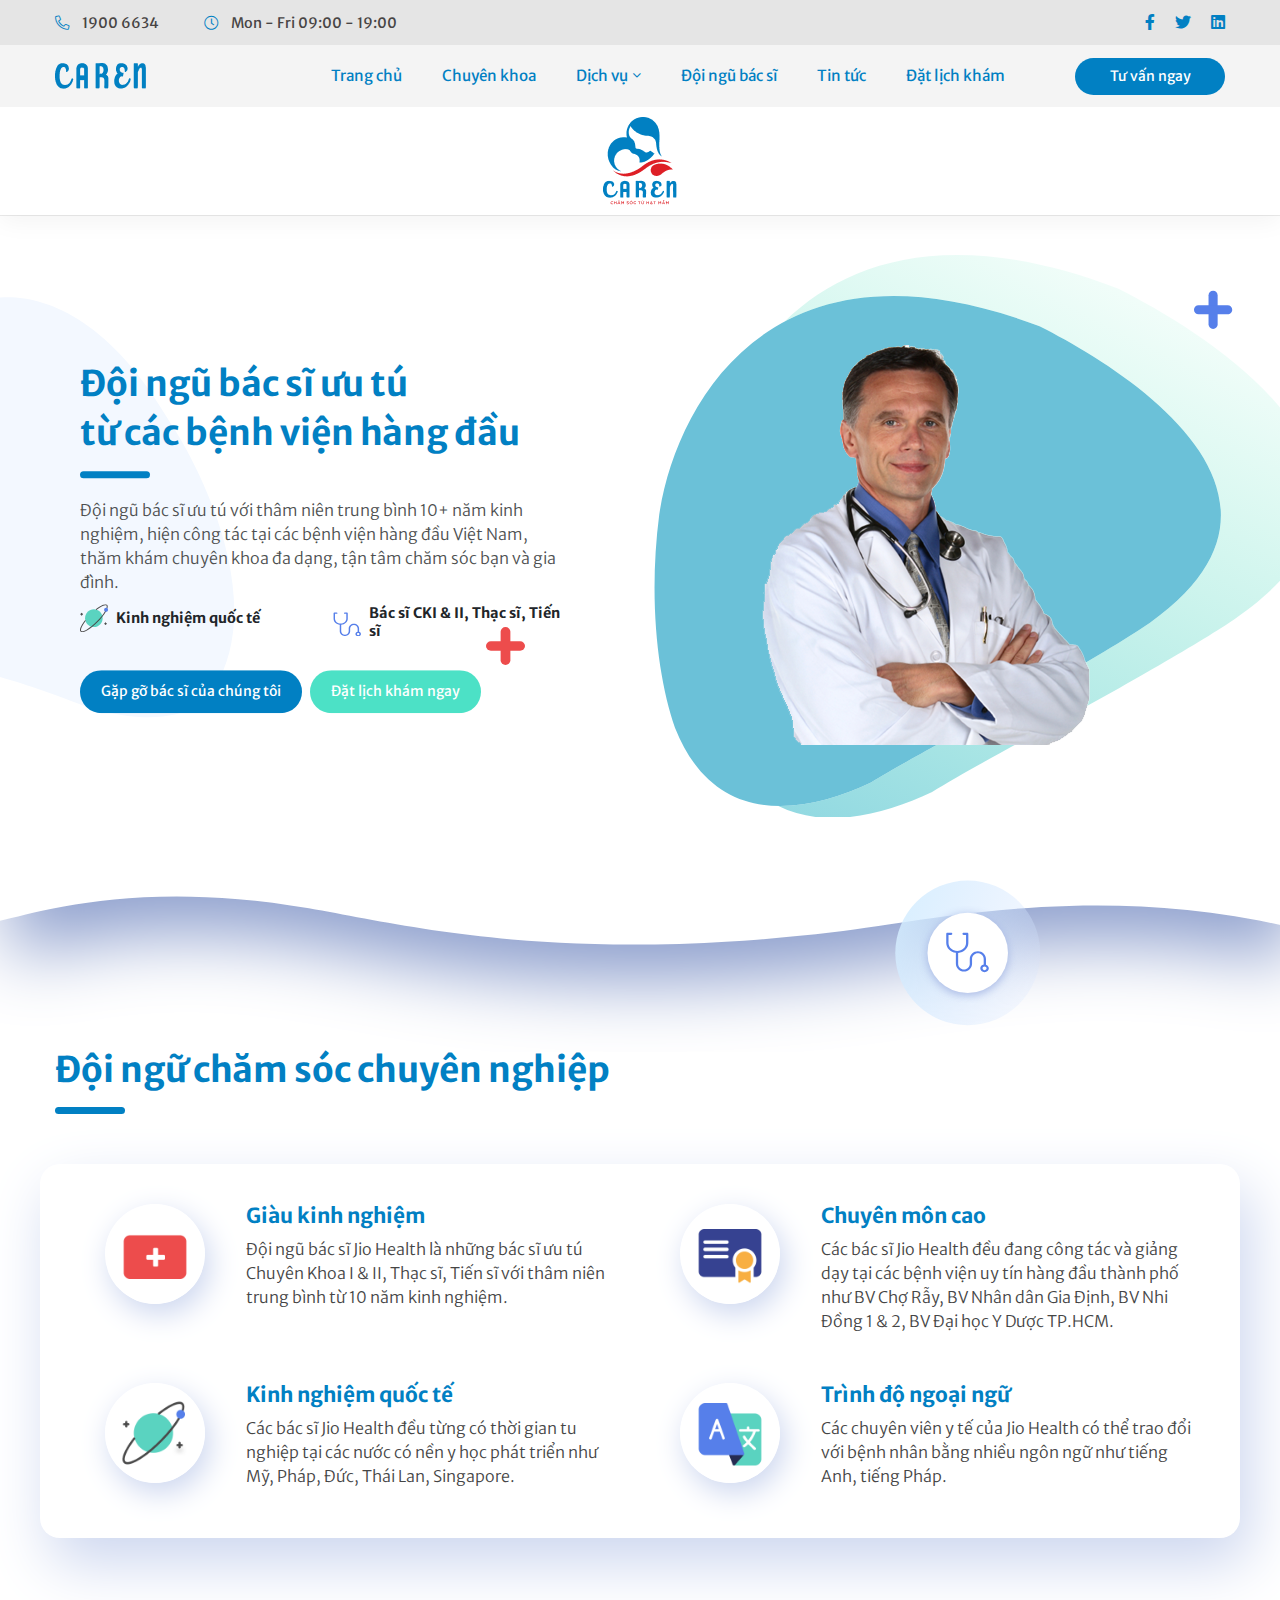
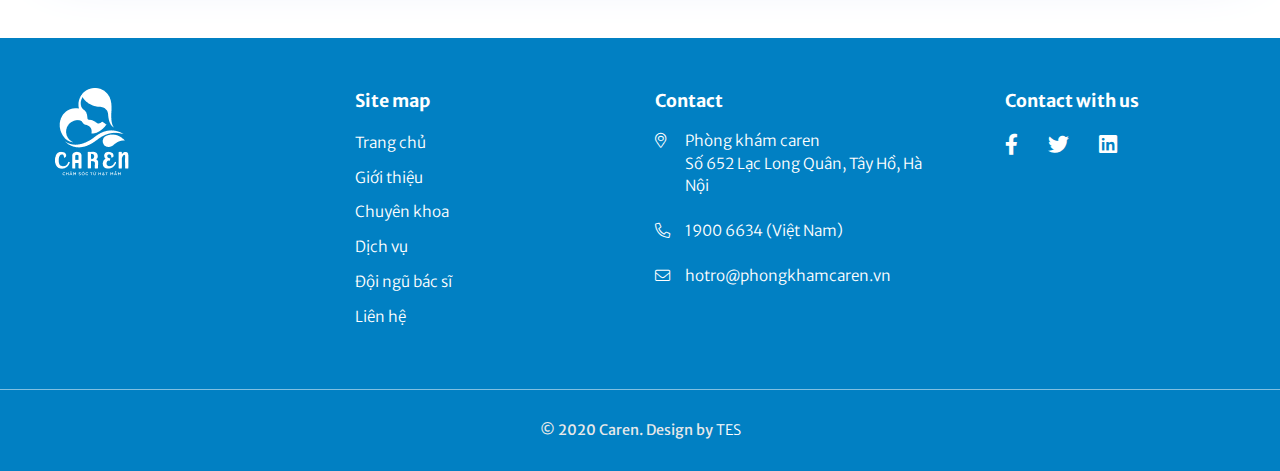
<file: jiohealth/doi-ngu-bac-si.html>
<!DOCTYPE html>
<html lang="en">
<head>
	<title>Caren</title>
	<meta charset="UTF-8">
	<meta http-equiv="Content-Type" content="text/html; charset=UTF-8">
	<meta http-equiv="content-language" content="vi">
	<meta http-equiv="X-UA-Compatible" content="IE=edge">
	<meta name="viewport"
	      content="width=device-width, user-scalable=no, initial-scale=1.0, maximum-scale=1.0, minimum-scale=1.0">
	<link rel="shortcut icon" type="image/png" href="./assets/images/favicon.ico"/>
	
	<link rel="stylesheet" href="./assets/plugins/bootstrap/bootstrap.min.css">
	<link rel="stylesheet" href="./assets/plugins/owlcarousel/owl.carousel.min.css">
	<link rel="stylesheet" href="./assets/plugins/swiper/swiper.min.css">
	<link rel="stylesheet" href="./assets/plugins/fancybox/jquery.fancybox.min.css">
	<link rel="stylesheet" href="./assets/plugins/animate.min.css">
	<link rel="stylesheet" href="./assets/fonts/fontawesome/css/all.min.css">
	<link rel="stylesheet" href="./assets/scss/style.css">
</head>
<body>


<header class="header d-flex flex-column">
	<div class="header-top order-1 order-lg-1">
		<div class="container container-full">
			<div class="row">
				<div class="col-md-8 col-lg-6">
					<div class="header-list">
						<ul>
							<li>
								<a href="#">
									<i class="fal fa-phone-alt"></i>
									1900 6634
								</a>
							</li>
							<li>
								<a href="#">
									<i class="fal fa-clock"></i>
									Mon - Fri 09:00 - 19:00
								</a>
							</li>
						</ul>
					</div>
				</div>
				<div class="col-md-4 col-lg-6">
					<div class="header-social">
						<ul>
							<li>
								<a href="#">
									<i class="fab fa-facebook-f"></i>
								</a>
							</li>
							<li>
								<a href="#">
									<i class="fab fa-twitter"></i>
								</a>
							</li>
							<li>
								<a href="#">
									<i class="fab fa-linkedin"></i>
								</a>
							</li>
						</ul>
					</div>
				</div>
			</div>
		</div>
	</div>
	<div class="header-middle order-3 order-lg-2">
		<div class="container container-full">
			<div class="row align-items-center">
				<div class="col-md-6 col-lg-2 col-4 order-1 order-lg-1">
					<div class="header-logo">
						<a href="index.html">
							<img src="./assets/images/logo-text.png" alt="">
						</a>
					</div>
				</div>
				<div class="col-md-12 col-lg-8 order-3 order-lg-2">
					<div class="header-navigation">
						<ul id="hasMenu">
							<li>
								<a href="index.html">
									Trang chủ
								</a>
							</li>
							<li>
								<a href="service.html">
									Chuyên khoa
								</a>
							</li>
							<li>
								<a href="service-all.html">
									Dịch vụ
									<i class="fal fa-angle-down"></i>
								</a>
								<ul>
									<li>
										<a href="#">
											Tất cả dịch vụ
										</a>
									</li>
									<li>
										<a href="#">
											Nhi khoa
										</a>
									</li>
									<li>
										<a href="#">
											Khám sức khỏe định kì
										</a>
									</li>
									<li>
										<a href="#">
											Khám tổng quát
										</a>
									</li>
									<li>
										<a href="#">
											Điều dưỡng tại nhà
										</a>
									</li>
									<li>
										<a href="#">
											Tim mạch
										</a>
									</li>
									<li>
										<a href="#">
											Nội tiết
										</a>
									</li>
									<li>
										<a href="#">
											Thận - Tiết niệu
										</a>
									</li>
									<li>
										<a href="#">
											Chăm sóc thai sản
										</a>
									</li>
									<li>
										<a href="#">
											Chăm sóc sức khỏe thị lực
										</a>
									</li>
									<li>
										<a href="#">
											Da liễu
										</a>
									</li>
									<li>
										<a href="#">
											Tầm soát ung thu di truyền
										</a>
									</li>
									<li>
										<a href="#">
											Dị ứng - miễn dịch
										</a>
									</li>
								</ul>
							</li>
							<li>
								<a href="doi-ngu-bac-si.html">
									Đội ngũ bác sĩ
								</a>
							</li>
							<li>
								<a href="danhmucbaiviet.html">
									Tin tức
								</a>
							</li>
							<li>
								<a href="javascript:void(0)">
									Đặt lịch khám
								</a>
							</li>
						</ul>
						<div class="header-decor d-block d-lg-none"></div>
					</div>
				</div>
				<div class="col-md-6 col-lg-2 col-8 order-2 order-lg-3 text-right">
					<div class="header-button">
						<a href="javascript:;" class="btn-style btn-blue">Tư vấn ngay</a>
					</div>
					<div id="hamburger" class="hamburger">
						<span></span>
					</div>
				</div>
			</div>
		</div>
	</div>
	<div class="header-bottom order-2 order-lg-3">
		<div class="container container-full">
			<div class="row">
				<div class="col-md-12 text-center">
					<div class="header-logo">
						<a href="index.html">
							<img src="./assets/images/logo.png" alt="">
						</a>
					</div>
				</div>
			</div>
		</div>
	</div>
	<div class="header-overlay"></div>
</header>

<div id="main">
	<div class="page-doctors">
		<div class="block-intro">
			<div class="decor-1">
				<img src="./assets/images/decor/decor-doctor-1.svg" alt="">
			</div>
			<div class="decor-2">
				<img src="./assets/images/decor/decor-doctor-2.svg" alt="">
			</div>
			<div class="main">
				<div class="_content">
					<h3 class="title">Đội ngũ bác sĩ ưu tú <br>từ các bệnh viện hàng đầu</h3>
					<p class="desc">
						Đội ngũ bác sĩ ưu tú với thâm niên trung bình 10+ năm kinh nghiệm, hiện công tác tại các
						bệnh
						viện hàng đầu Việt Nam, thăm khám chuyên khoa đa dạng, tận tâm chăm sóc bạn và gia đình.
					</p>
					<ul class="list">
						<li>
							<div class="_icon">
								<img src="./assets/images/international-icon.svg">
								<h5>
									Kinh nghiệm quốc tế
								</h5>
							</div>
						</li>
						<li>
							<div class="_icon">
								<img src="./assets/images/stethoscope-icon.svg">
								<h5>
									Bác sĩ CKI & II, Thạc sĩ, Tiến sĩ
								</h5>
							</div>
						</li>
					</ul>
					<div class="link">
						<a href="javascript:;" id="changeLink" class="btn-style btn-blue">
							Gặp gỡ bác sĩ của chúng tôi
						</a>
						
						<a href="#popupBooking" data-toggle="modal" class="btn-style btn-green">
							Đặt lịch khám ngay
						</a>
					</div>
				</div>
			</div>
			<div class="slide">
				<div id="slide-Doctor" class="owl-carousel">
					<div class="slide-item" data-link="bacsi01.html">
						<a href="javascript:void(0)">
							<img src="./assets/images/doctor-avatar.png" alt="">
						</a>
					</div>
					<div class="slide-item" data-link="bacsi02.html">
						<a href="javascript:void(0)">
							<img src="./assets/images/doctor-avatar.png" alt="">
						</a>
					</div>
				</div>
			</div>
			<div class="bg">
				<img src="./assets/images/decor/decor-doctor-bg.svg" alt="">
			</div>
		</div>
		<div class="block-professional">
			<div class="professional-wave">
				<img src="./assets/images/doctors/doctors-decor.svg">
			</div>
			<div class="container container-full">
				<div class="row">
					<div class="col-12">
						<div class="_content">
							<h3 class="title">
								Đội ngữ chăm sóc chuyên nghiệp
							</h3>
						</div>
					</div>
					<div class="professional-main">
						<div class="row">
							<div class="col-12 col-md-6">
								<div class="item">
									<div class="media">
										<div class="media-header mr-3">
											<img src="./assets/images/doctors/experience.png">
										</div>
										<div class="media-body">
											<h5 class="mt-0">
												Giàu kinh nghiệm
											</h5>
											<p>
												Đội ngũ bác sĩ Jio Health là những bác sĩ ưu tú Chuyên Khoa I & II, Thạc
												sĩ, Tiến sĩ với thâm niên trung bình từ 10 năm kinh nghiệm.
											</p>
										</div>
									</div>
								</div>
							</div>
							<div class="col-12 col-md-6">
								<div class="item">
									<div class="media">
										<div class="media-header mr-3">
											<img src="./assets/images/doctors/distinguished.png">
										</div>
										<div class="media-body">
											<h5 class="mt-0">
												Chuyên môn cao
											</h5>
											<p>
												Các bác sĩ Jio Health đều đang công tác và giảng dạy tại các bệnh viện
												uy tín hàng đầu thành phố như BV Chợ Rẫy, BV Nhân dân Gia Định, BV Nhi
												Đồng 1 & 2, BV Đại học Y Dược TP.HCM.
											</p>
										</div>
									</div>
								</div>
							</div>
							<div class="col-12 col-md-6">
								<div class="item">
									<div class="media">
										<div class="media-header mr-3">
											<img src="./assets/images/doctors/international.png">
										</div>
										<div class="media-body">
											<h5 class="mt-0">
												Kinh nghiệm quốc tế
											</h5>
											<p>
												Các bác sĩ Jio Health đều từng có thời gian tu nghiệp tại các nước có
												nền
												y học phát triển như Mỹ, Pháp, Đức, Thái Lan, Singapore.
											</p>
										</div>
									</div>
								</div>
							</div>
							<div class="col-12 col-md-6">
								<div class="item">
									<div class="media">
										<div class="media-header mr-3">
											<img src="./assets/images/doctors/multilingual.png">
										</div>
										<div class="media-body">
											<h5 class="mt-0">
												Trình độ ngoại ngữ
											</h5>
											<p>
												Các chuyên viên y tế của Jio Health có thể trao đổi với bệnh nhân bằng
												nhiều ngôn ngữ như tiếng Anh, tiếng Pháp.
											</p>
										</div>
									</div>
								</div>
							</div>
						</div>
					</div>
				</div>
			</div>
		</div>
	</div>
</div>
<footer class="footer">
	<div class="footer-top">
		<div class="container container-full">
			<div class="row">
				<div class="col-md-3">
					<div class="logo">
						<a href="index.html">
							<img src="./assets/images/logo-footer.png" alt="">
						</a>
					</div>
				</div>
				<div class="col-md-3">
					<div class="list">
						<div class="title">
							Site map
						</div>
						<ul>
							<li>
								<a href="index.html">
									Trang chủ
								</a>
							</li>
							<li>
								<a href="index.html">
									Giới thiệu
								</a>
							</li>
							<li>
								<a href="index.html">
									Chuyên khoa
								</a>
							</li>
							<li>
								<a href="index.html">
									Dịch vụ
								</a>
							</li>
							<li>
								<a href="index.html">
									Đội ngũ bác sĩ
								</a>
							</li>
							<li>
								<a href="index.html">
									Liên hệ
								</a>
							</li>
						</ul>
					</div>
				</div>
				<div class="col-md-3">
					<div class="list list-image">
						<div class="title">
							Contact
						</div>
						<ul>
							<li>
								<a href="#">
									Phòng khám caren <br>
									Số 652 Lạc Long Quân, Tây Hồ, Hà Nội
								</a>
							</li>
							<li>
								<a href="#">
									1900 6634 (Việt Nam)
								</a>
							</li>
							<li>
								<a href="#">
									hotro@phongkhamcaren.vn
								</a>
							</li>
						</ul>
					</div>
				</div>
				<div class="col-md-3">
					<div class="list list-social">
						<div class="title">
							Contact with us
						</div>
						<ul>
							<li>
								<a href="#">
									<i class="fab fa-facebook-f"></i>
								</a>
							</li>
							<li>
								<a href="#">
									<i class="fab fa-twitter"></i>
								</a>
							</li>
							<li>
								<a href="#">
									<i class="fab fa-linkedin"></i>
								</a>
							</li>
						</ul>
					</div>
				</div>
			</div>
		</div>
	</div>
	<div class="footer-bottom">
		<div class="container container-full">
			<div class="row">
				<div class="col-12 text-center">
					<div class="desinged">
						© 2020 Caren. Design by <a href="#">TES</a>
					</div>
				</div>
			</div>
		</div>
	</div>
</footer>

<script type="text/javascript" src="./assets/plugins/jquery.min.js"></script>
<script type="text/javascript" src="./assets/plugins/bootstrap/popper.min.js"></script>
<script type="text/javascript" src="./assets/plugins/bootstrap/bootstrap.min.js"></script>
<script type="text/javascript" src="./assets/plugins/owlcarousel/owl.carousel.min.js"></script>
<script type="text/javascript" src="./assets/plugins/swiper/swiper.min.js"></script>
<script type="text/javascript" src="./assets/plugins/fancybox/jquery.fancybox.min.js"></script>
<script type="text/javascript" src="./assets/plugins/theme-script.js"></script>

<div id="fb-root"></div>
<script async defer crossorigin="anonymous" src="https://connect.facebook.net/vi_VN/sdk.js#xfbml=1&version=v9.0"
        nonce="3VofOiyE"></script>

<a href="javascript:void(0)" id="return-to-top" style="display: none;">
	<i class="far fa-long-arrow-alt-up"></i>
</a>

</body>
</html>
</file>
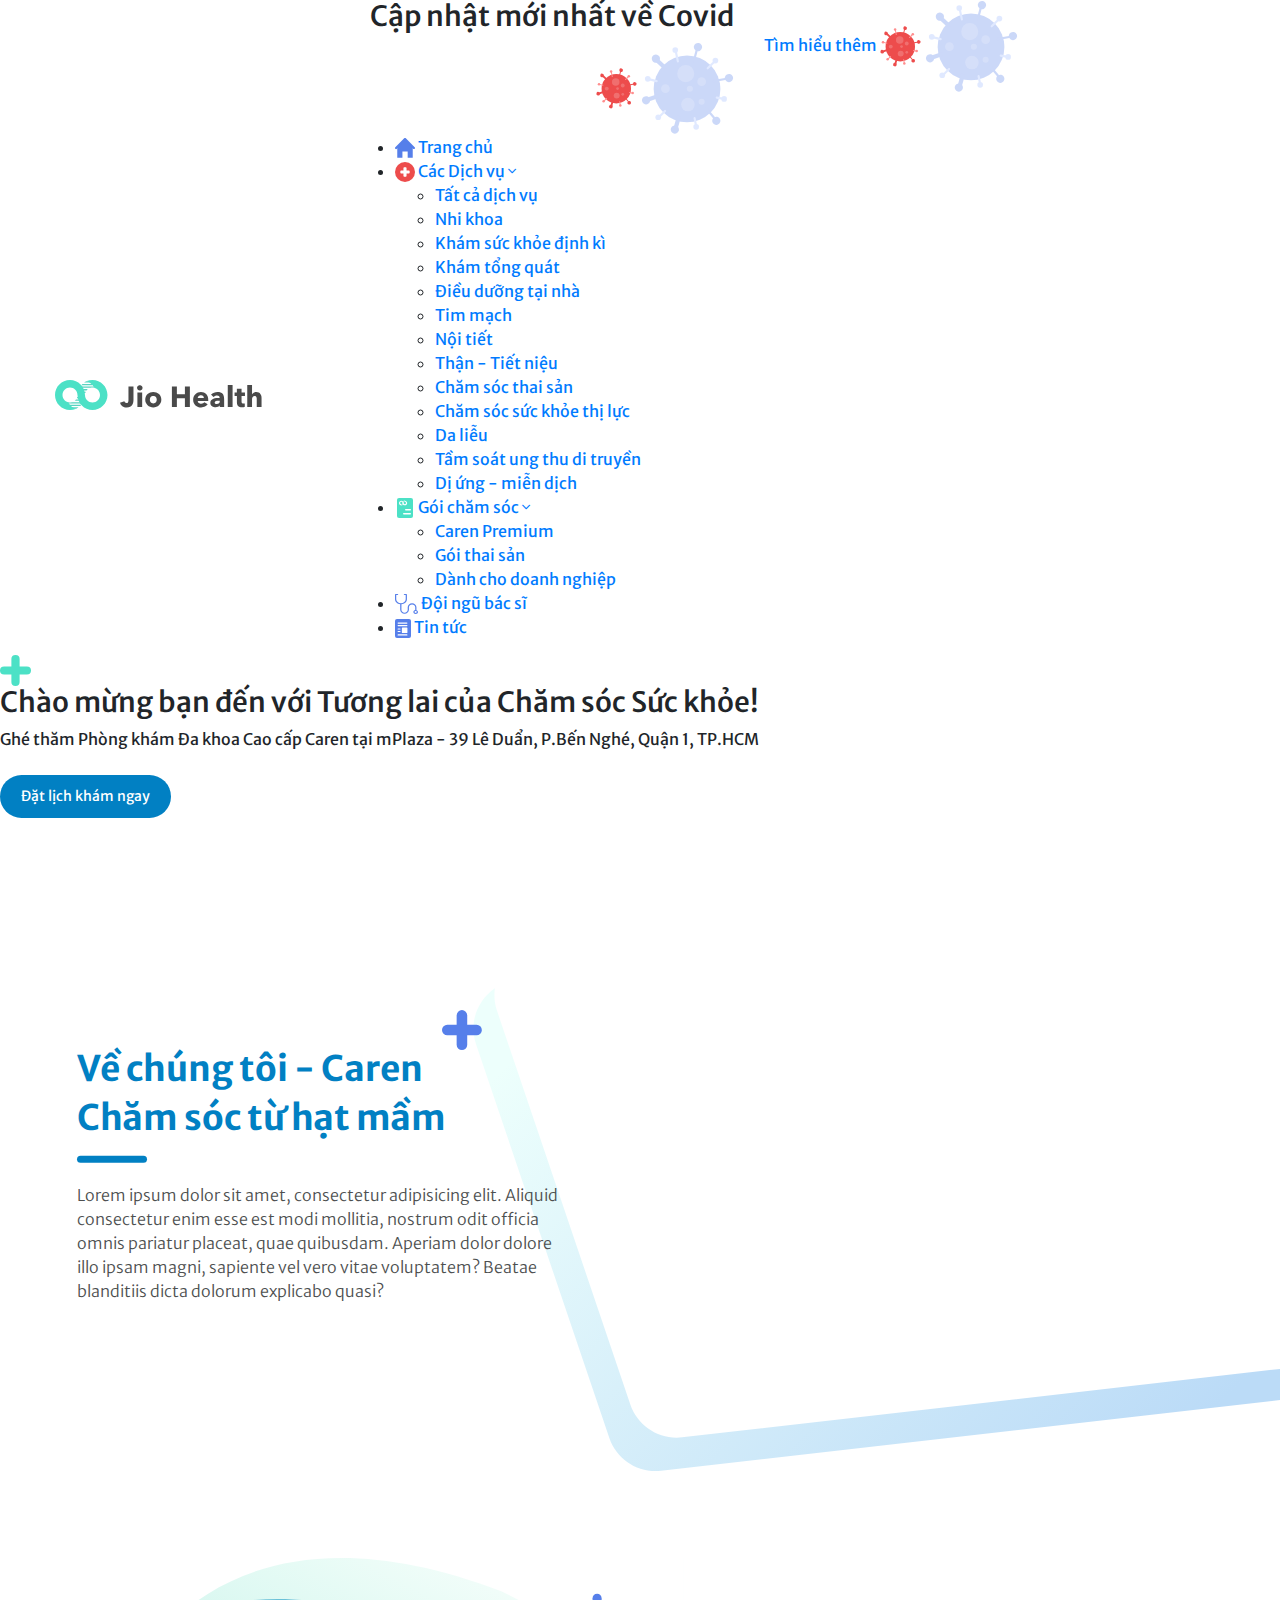
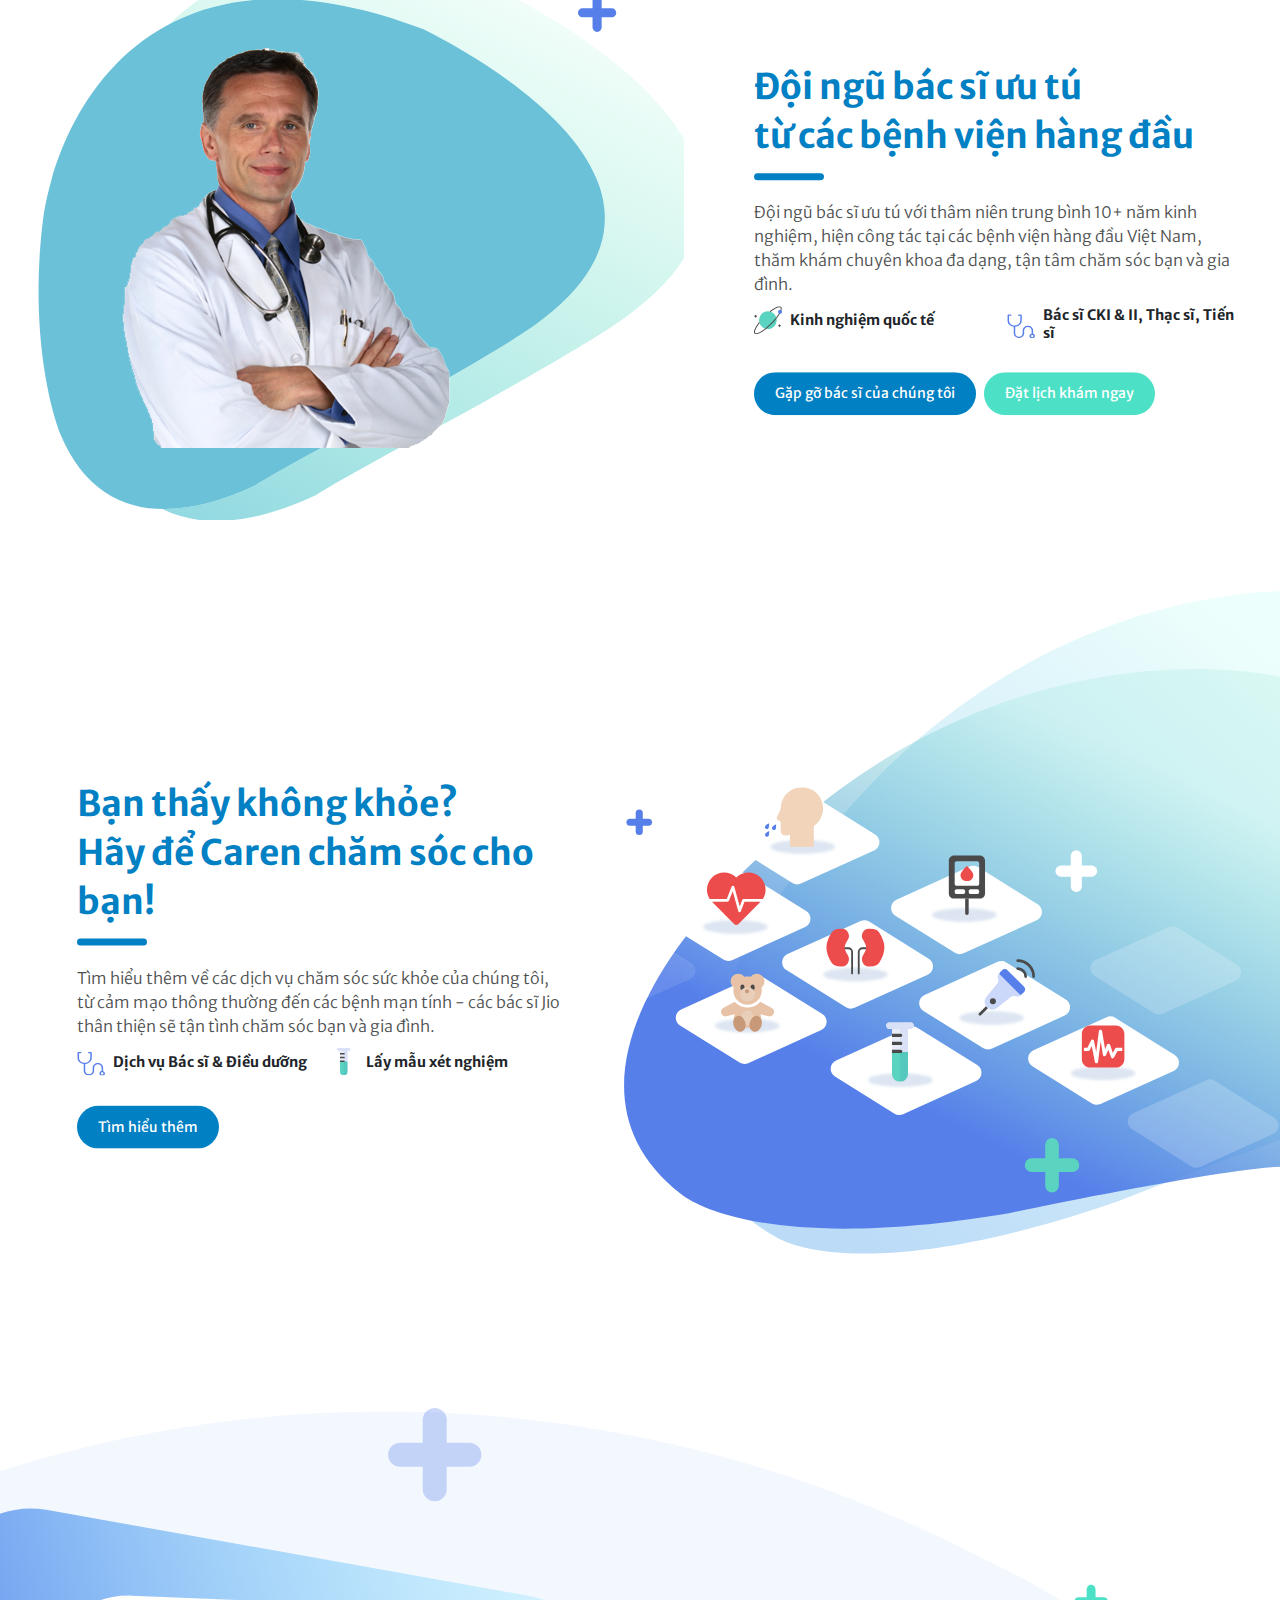
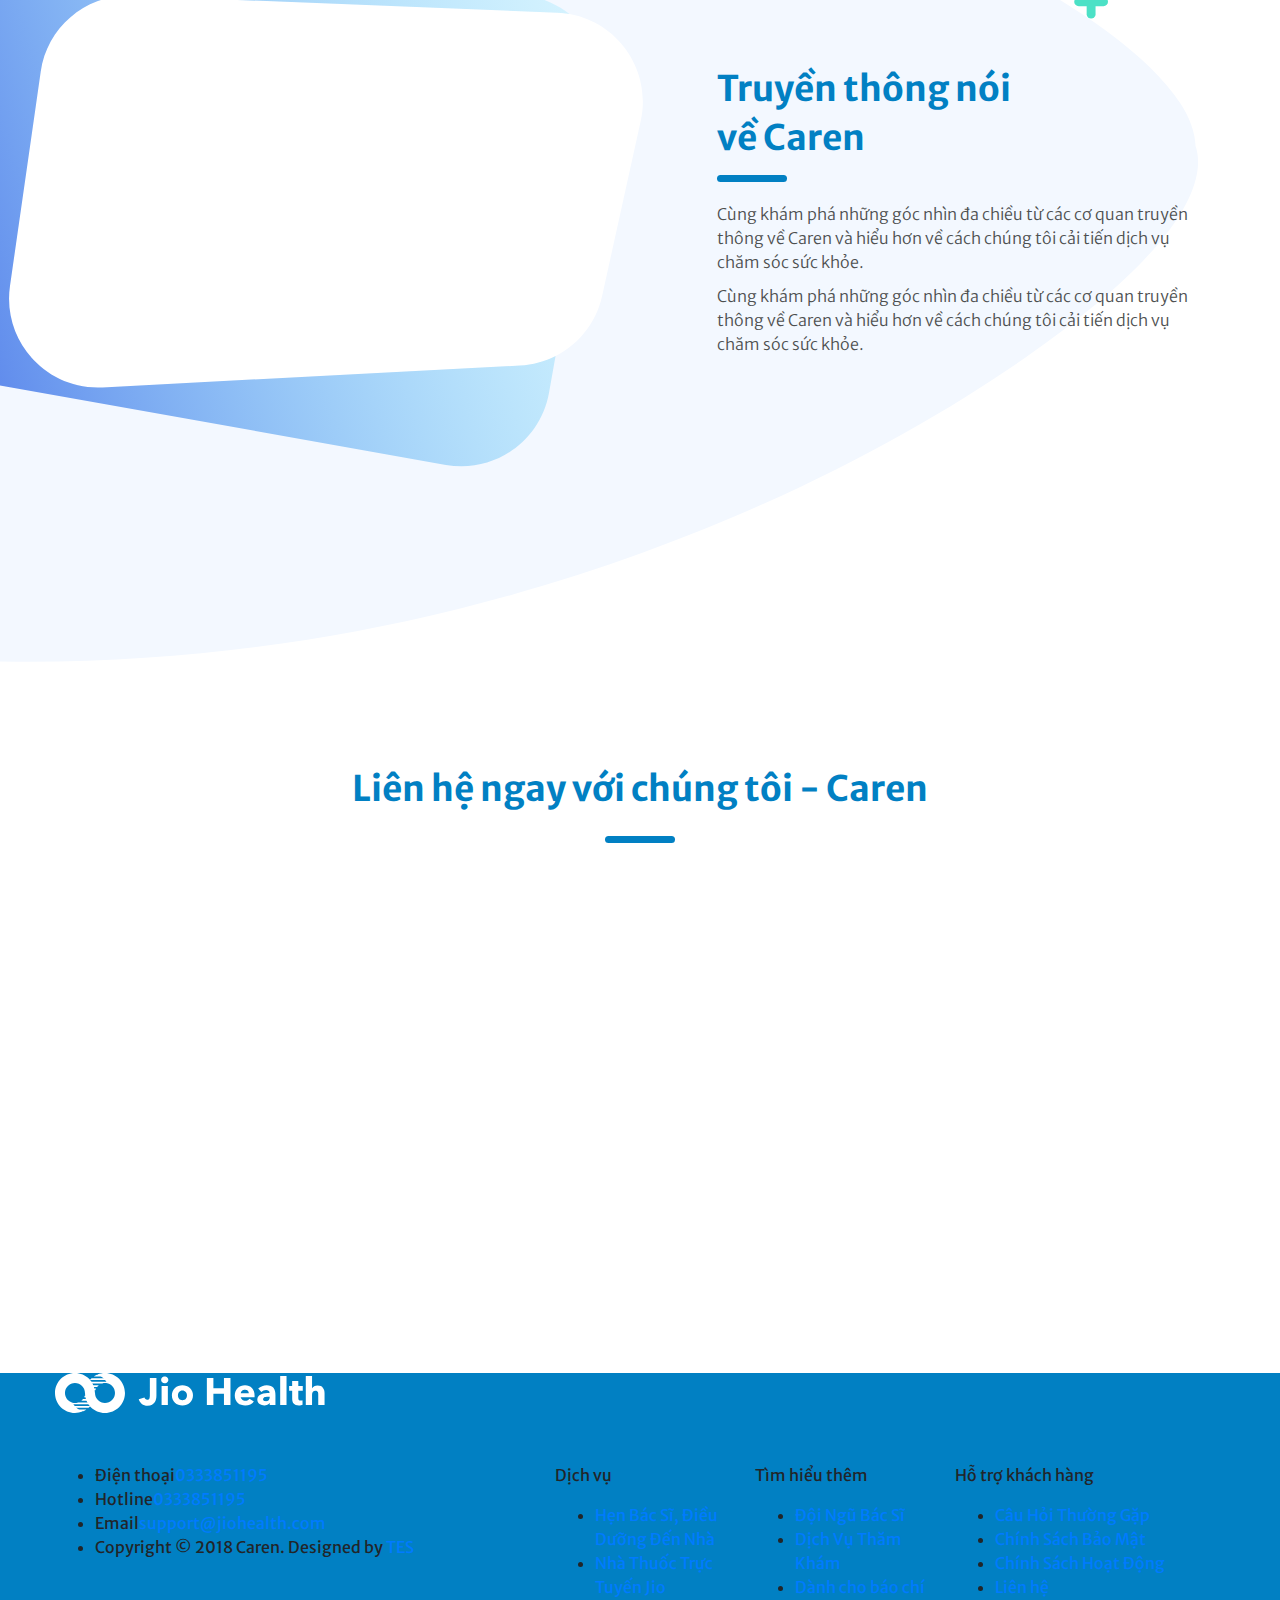
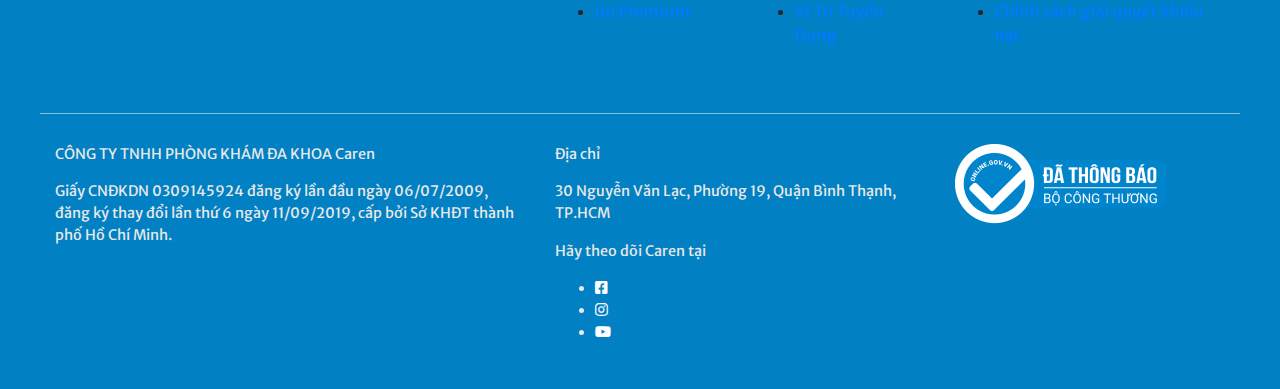
<file: jiohealth/index - old.html>
<!DOCTYPE html>
<html lang="en">
<head>
	<title>Caren</title>
	<meta charset="UTF-8">
	<meta http-equiv="Content-Type" content="text/html; charset=UTF-8">
	<meta http-equiv="content-language" content="vi">
	<meta http-equiv="X-UA-Compatible" content="IE=edge">
	<meta name="viewport"
	      content="width=device-width, user-scalable=no, initial-scale=1.0, maximum-scale=1.0, minimum-scale=1.0">
	<link rel="shortcut icon" type="image/png" href="./assets/images/favicon.ico"/>
	
	<link rel="stylesheet" href="./assets/plugins/bootstrap/bootstrap.min.css">
	<link rel="stylesheet" href="./assets/plugins/owlcarousel/owl.carousel.min.css">
	<link rel="stylesheet" href="./assets/plugins/swiper/swiper.min.css">
	<link rel="stylesheet" href="./assets/plugins/fancybox/jquery.fancybox.min.css">
	<link rel="stylesheet" href="./assets/plugins/animate.min.css">
	<link rel="stylesheet" href="./assets/fonts/fontawesome/css/all.min.css">
	<link rel="stylesheet" href="./assets/scss/style.css">
</head>
<body>

<header class="header-2">
	<div class="header-banner d-none d-lg-block">
		<div class="row">
			<div class="col-7 text-right">
				<div class="title">
					<h3>Cập nhật mới nhất về Covid</h3>
					<img class="text-decor-1" src="./assets/images/header/decor-1.svg">
					<img class="text-decor-2" src="./assets/images/header/decor-2.svg">
				</div>
			</div>
			<div class="col-5">
				<div class="link">
					<a href="single-blog.html">
						Tìm hiểu thêm
					</a>
					<img class="link-decor-1" src="./assets/images/header/decor-1.svg">
					<img class="link-decor-2" src="./assets/images/header/decor-2.svg">
				</div>
			</div>
		</div>
	</div>
	<div class="header-bottom position-relative">
		<div class="container container-full">
			<div class="row align-items-lg-center">
				<div class="col-lg-3">
					<div class="header-bottom-logo">
						<a class="d-none d-lg-block" href="index.html">
							<img src="./assets/images/logo.svg" alt="Lorem ipsum dolor sit.">
						</a>
						<div class="row">
							<div class="col-3">
								<a href="tel:0909090909">
									<img alt="phone"
									     class="d-lg-none d-block phone animated tada infinite"
									     width="22"
									     src="./assets/images/phone.svg">
								</a>
							</div>
							<div class="col-6 text-center logo">
								<a class="d-block d-lg-none" href="index.html">
									<img src="./assets/images/logo-mobile.svg" alt="Lorem ipsum dolor sit.">
								</a>
							</div>
							<div class="col-3">
								<div id="hamburger" class="hamburger">
									<span></span>
								</div>
							</div>
						</div>
					</div>
				</div>
				<div class="col-lg-9">
					<div class="header-bottom-navigation">
						<ul id="hasMenu">
							<li>
								<a href="index.html">
									<img src="./assets/images/menu/home-icon.svg" alt="">
									Trang chủ
								</a>
							</li>
							<li>
								<a href="#">
									<img src="./assets/images/menu/care-service-icon.svg" alt="">
									Các Dịch vụ
									<i class="fal fa-angle-down"></i>
								</a>
								<ul>
									<li>
										<a href="#">
											Tất cả dịch vụ
										</a>
									</li>
									<li>
										<a href="#">
											Nhi khoa
										</a>
									</li>
									<li>
										<a href="#">
											Khám sức khỏe định kì
										</a>
									</li>
									<li>
										<a href="#">
											Khám tổng quát
										</a>
									</li>
									<li>
										<a href="#">
											Điều dưỡng tại nhà
										</a>
									</li>
									<li>
										<a href="#">
											Tim mạch
										</a>
									</li>
									<li>
										<a href="#">
											Nội tiết
										</a>
									</li>
									<li>
										<a href="#">
											Thận - Tiết niệu
										</a>
									</li>
									<li>
										<a href="#">
											Chăm sóc thai sản
										</a>
									</li>
									<li>
										<a href="#">
											Chăm sóc sức khỏe thị lực
										</a>
									</li>
									<li>
										<a href="#">
											Da liễu
										</a>
									</li>
									<li>
										<a href="#">
											Tầm soát ung thu di truyền
										</a>
									</li>
									<li>
										<a href="#">
											Dị ứng - miễn dịch
										</a>
									</li>
								</ul>
							</li>
							<li>
								<a href="#">
									<img src="./assets/images/menu/health-plans-icon.svg" alt="">
									Gói chăm sóc
									<i class="fal fa-angle-down"></i>
								</a>
								<ul>
									<li>
										<a href="#">
											Caren Premium
										</a>
									</li>
									<li>
										<a href="#">
											Gói thai sản
										</a>
									</li>
									<li>
										<a href="#">
											Dành cho doanh nghiệp
										</a>
									</li>
								</ul>
							</li>
							<li>
								<a href="#">
									<img src="./assets/images/menu/doctor-icon.svg" alt="">
									Đội ngũ bác sĩ
								</a>
							</li>
							<li>
								<a href="#">
									<img src="./assets/images/menu/blog-icon.svg" alt="">
									Tin tức
								</a>
							</li>
						</ul>
						<div class="header-decor d-block d-lg-none">
							<div class="inner">
								<p class="title">
									Bạn cần chúng tôi - Caren hỗ trợ? Liên hệ ngay
								</p>
								<div class="text-center">
									<a href="#popupBooking" class="btn-style btn-light">Đặt hẹn lịch ngay</a>
								</div>
							</div>
						</div>
					</div>
				</div>
			</div>
		</div>
	</div>
	<div class="header-content d-block d-lg-none">
		<div class="title">Ưu đãi 200.000đ cho lần khám đầu tiên.</div>
		<a href="#popupBooking" data-toggle="modal">Đặt hẹn khám ngay</a>
		<img src="./assets/images/menu/header-plus.svg" alt="">
	</div>
	<div class="header-overlay"></div>
</header>

<div id="main">
	<div class="banner-area">
		<div class="banner-process"></div>
		<div class="owl-carousel">
			<div class="banner-slide">
				<a href="javascript:void(0)" style="background-image: url('./assets/images/banner/banner-1.png')"></a>
			</div>
			<div class="banner-slide">
				<a href="javascript:void(0)" style="background-image: url('./assets/images/banner/banner-2.png')"></a>
			</div>
		</div>
		<div class="banner-info">
			<img src="./assets/images/decor/plus-green.svg" alt="">
			<h3 class="title">Chào mừng bạn đến với Tương lai của Chăm sóc Sức khỏe!</h3>
			<p class="desc">Ghé thăm Phòng khám Đa khoa Cao cấp Caren tại mPlaza - 39 Lê Duẩn, P.Bến Nghé, Quận 1,
				TP.HCM</p>
			<p class="mt-4"><a href="javascript:;" class="btn-style btn-blue">Đặt lịch khám ngay</a></p>
		</div>
	</div>
	<!-- Giới thiệu -->
	<div class="content-area-intro">
		<div class="main">
			<div class="_content">
				<h3 class="title">Về chúng tôi - Caren<br>Chăm sóc từ hạt mầm</h3>
				<p class="desc">
					Lorem ipsum dolor sit amet, consectetur adipisicing elit. Aliquid consectetur enim esse est modi
					mollitia, nostrum odit officia omnis pariatur placeat, quae quibusdam. Aperiam dolor dolore illo
					ipsam
					magni, sapiente vel vero vitae voluptatem? Beatae blanditiis dicta dolorum explicabo quasi?
				</p>
			</div>
		</div>
		<div class="video">
			<video autoplay class="video-player" loop="true" muted="true"
			       poster="https://cdn.jiohealth.com/jio-website/home-page/jio-website-v2.1.4/assets/images/video-posters/doctors-come-to-you-video-poster.jpg">
				<source src="https://cdn.jiohealth.com/video/doctor/Our_Doctors_Come_to_You_Short_Ver_LQ.mp4"
				        type="video/mp4">
			</video>
		</div>
		<div class="bg">
			<img src="./assets/images/decor/decor-intro-bg.svg" alt="">
		</div>
	</div>
	<!-- /End Giới thiệu -->
	
	<!-- Đội ngũ bác sĩ -->
	<div class="content-area-doctor">
		<div class="decor-1">
			<img src="./assets/images/decor/decor-doctor-1.svg" alt="">
		</div>
		<div class="decor-2">
			<img src="./assets/images/decor/decor-doctor-2.svg" alt="">
		</div>
		<div class="main">
			<div class="_content">
				<h3 class="title">Đội ngũ bác sĩ ưu tú <br>từ các bệnh viện hàng đầu</h3>
				<p class="desc">
					Đội ngũ bác sĩ ưu tú với thâm niên trung bình 10+ năm kinh nghiệm, hiện công tác tại các
					bệnh
					viện hàng đầu Việt Nam, thăm khám chuyên khoa đa dạng, tận tâm chăm sóc bạn và gia đình.
				</p>
				<ul class="list">
					<li>
						<div class="_icon">
							<img src="./assets/images/international-icon.svg">
							<h5>
								Kinh nghiệm quốc tế
							</h5>
						</div>
					</li>
					<li>
						<div class="_icon">
							<img src="./assets/images/stethoscope-icon.svg">
							<h5>
								Bác sĩ CKI & II, Thạc sĩ, Tiến sĩ
							</h5>
						</div>
					</li>
				</ul>
				<div class="link">
					<a href="javascript:;" id="changeLink" class="btn-style btn-blue">
						Gặp gỡ bác sĩ của chúng tôi
					</a>
					
					<a href="#popupBooking" data-toggle="modal" class="btn-style btn-green">
						Đặt lịch khám ngay
					</a>
				</div>
			</div>
		</div>
		<div class="slide">
			<div id="slide-Doctor" class="owl-carousel">
				<div class="slide-item" data-link="bacsi01.html">
					<a href="javascript:void(0)">
						<img src="./assets/images/doctor-avatar.png" alt="">
					</a>
				</div>
				<div class="slide-item" data-link="bacsi02.html">
					<a href="javascript:void(0)">
						<img src="./assets/images/doctor-avatar-2.png" alt="">
					</a>
				</div>
			</div>
		</div>
		<div class="bg">
			<img src="./assets/images/decor/decor-doctor-bg.svg" alt="">
		</div>
	</div>
	<!-- /End đội ngũ bác sĩ -->
	
	<!-- Đội ngũ bác sĩ -->
	<div class="content-area-health">
		<div class="main">
			<div class="_content">
				<h3 class="title">Bạn thấy không khỏe?<br>Hãy để Caren chăm sóc cho bạn!</h3>
				<p class="desc">
					Tìm hiểu thêm về các dịch vụ chăm sóc sức khỏe của chúng tôi, từ cảm mạo thông thường đến các bệnh
					mạn
					tính - các bác sĩ Jio thân thiện sẽ tận tình chăm sóc bạn và gia đình.
				</p>
				<ul class="list">
					<li>
						<div class="_icon">
							<img src="./assets/images/stethoscope-icon.svg">
							<h5>
								Dịch vụ Bác sĩ & Điều dưỡng
							</h5>
						</div>
					</li>
					<li>
						<div class="_icon">
							<img src="./assets/images/lab-icon.svg">
							<h5>
								Lấy mẫu xét nghiệm
							</h5>
						</div>
					</li>
				</ul>
				<div class="link">
					<a href="dich-vu.html" class="btn-style btn-blue">
						Tìm hiểu thêm
					</a>
				</div>
			</div>
		</div>
		<div class="bg">
			<img src="./assets/images/decor/decor-health-bg.svg" alt="">
		</div>
	</div>
	<!-- /End đội ngũ bác sĩ -->
	
	<!-- Truyền thông nói về chúng tôi -->
	<div class="content-area-media">
		<div class="main">
			<div class="_content">
				<h3 class="title">Truyền thông nói <br>về Caren</h3>
				<p class="desc">
					Cùng khám phá những góc nhìn đa chiều từ các cơ quan truyền thông về Caren và hiểu hơn về cách
					chúng tôi cải tiến dịch vụ chăm sóc sức khỏe.
				</p>
				<p class="desc">
					Cùng khám phá những góc nhìn đa chiều từ các cơ quan truyền thông về Caren và hiểu hơn về cách
					chúng tôi cải tiến dịch vụ chăm sóc sức khỏe.
				</p>
			</div>
		</div>
		<div class="video">
			<video autoplay class="video-player" loop="true" muted="true"
			       poster="https://cdn.jiohealth.com/jio-website/home-page/jio-website-v2.1.4/assets/images/video-posters/doctors-come-to-you-video-poster.jpg">
				<source src="https://cdn.jiohealth.com/video/doctor/Our_Doctors_Come_to_You_Short_Ver_LQ.mp4"
				        type="video/mp4">
			</video>
		</div>
		<div class="bg">
			<img src="./assets/images/decor/decor-media-bg.svg" alt="">
		</div>
	</div>
	<!-- /End truyền thông nói về chúng tôi -->
	
	<div class="content-area-map">
		<div class="headline">
			Liên hệ ngay với chúng tôi - Caren
		</div>
		<iframe src="https://www.google.com/maps/embed?pb=!1m18!1m12!1m3!1d62860.402188013664!2d105.72057077405785!3d10.035405683173144!2m3!1f0!2f0!3f0!3m2!1i1024!2i768!4f13.1!3m3!1m2!1s0x31a0883fbc944b83%3A0x77fc34233e5e1320!2zTmluaCBLaeG7gXUsIEPhuqduIFRoxqEsIFZp4buHdCBOYW0!5e0!3m2!1svi!2s!4v1607774581995!5m2!1svi!2s"
		        width="600" height="450" frameborder="0" style="border:0;" allowfullscreen="" aria-hidden="false"
		        tabindex="0"></iframe>
	</div>
</div>
<footer class="footer">
	<div class="container container-full">
		<div class="row footer-logo">
			<div class="col-lg-12">
				<a href="index.html">
					<img src="./assets/images/logo-white.svg" alt="">
				</a>
			</div>
		</div>
		<div class="row footer-top">
			<div class="col-lg-5 col-md-6 order-4 order-lg-1 d-none d-lg-block">
				<div class="footer-list">
					<ul>
						<li>
							<span>Điện thoại</span><a href="tel:0333851195">0333851195</a>
						</li>
						<li>
							<span>Hotline</span><a href="tel:0333851195">0333851195</a>
						</li>
						<li>
							<span>Email</span><a href="tel:0333851195">support@jiohealth.com</a>
						</li>
						<li>
							<span>Copyright © 2018 Caren. Designed by </span><a
								href="https://facebook.com/thtan0407">TES</a>
						</li>
					</ul>
				</div>
			</div>
			<div class="col-lg-2 col-md-6 order-1 order-lg-2">
				<p class="title">Dịch vụ</p>
				<div class="footer-list">
					<ul>
						<li>
							<a href="">Hẹn Bác Sĩ, Điều Dưỡng Đến Nhà</a>
						</li>
						<li>
							<a href="">Nhà Thuốc Trực Tuyến Jio</a>
						</li>
						<li>
							<a href="">Jio Premium</a>
						</li>
					</ul>
				</div>
			</div>
			<div class="col-lg-2 col-md-6 order-2 order-lg-3">
				<p class="title">Tìm hiểu thêm</p>
				<div class="footer-list">
					<ul>
						<li>
							<a href="">Đội Ngũ Bác Sĩ</a>
						</li>
						<li>
							<a href="">Dịch Vụ Thăm Khám</a>
						</li>
						<li>
							<a href="">Dành cho báo chí</a>
						</li>
						<li>
							<a href="">Vị Trí Tuyển Dụng</a>
						</li>
					</ul>
				</div>
			</div>
			<div class="col-lg-3 col-md-6 order-3 order-lg-4">
				<p class="title">Hỗ trợ khách hàng</p>
				<div class="footer-list">
					<ul>
						<li>
							<a href="">Câu Hỏi Thường Gặp</a>
						</li>
						<li>
							<a href="">Chính Sách Bảo Mật</a>
						</li>
						<li>
							<a href="">Chính Sách Hoạt Động</a>
						</li>
						<li>
							<a href="">Liên hệ</a>
						</li>
						<li>
							<a href="">Chính sách giải quyết khiếu nại</a>
						</li>
					</ul>
				</div>
			</div>
		</div>
		<div class="row footer-bottom">
			<div class="col-md-5">
				<p class="title">CÔNG TY TNHH PHÒNG KHÁM ĐA KHOA Caren</p>
				<p class="desc">
					Giấy CNĐKDN 0309145924 đăng ký lần đầu ngày 06/07/2009, đăng ký thay đổi lần thứ 6 ngày 11/09/2019,
					cấp bởi Sở KHĐT thành phố Hồ Chí Minh.
				</p>
			</div>
			<div class="col-md-4">
				<p class="title">
					Địa chỉ
				</p>
				<p class="desc">
					30 Nguyễn Văn Lạc, Phường 19, Quận Bình Thạnh, TP.HCM
				</p>
				<p class="title">
					Hãy theo dõi Caren tại
				</p>
				<div class="footer-social">
					<ul>
						<li>
							<a href="">
								<i class="fab fa-facebook-square"></i>
							</a>
						</li>
						<li>
							<a href="">
								<i class="fab fa-instagram"></i>
							</a>
						</li>
						<li>
							<a href="">
								<i class="fab fa-youtube"></i>
							</a>
						</li>
					</ul>
				</div>
			</div>
			<div class="col-md-3">
				<div class="footer-register">
					<a href="">
						<img src="./assets/images/dathongbao.png" alt="">
					</a>
				</div>
			</div>
		</div>
	</div>
</footer>

<script type="text/javascript" src="./assets/plugins/jquery.min.js"></script>
<script type="text/javascript" src="./assets/plugins/bootstrap/popper.min.js"></script>
<script type="text/javascript" src="./assets/plugins/bootstrap/bootstrap.min.js"></script>
<script type="text/javascript" src="./assets/plugins/owlcarousel/owl.carousel.min.js"></script>
<script type="text/javascript" src="./assets/plugins/swiper/swiper.min.js"></script>
<script type="text/javascript" src="./assets/plugins/fancybox/jquery.fancybox.min.js"></script>
<script type="text/javascript" src="./assets/plugins/theme-script.js"></script>

<div id="fb-root"></div>
<script async defer crossorigin="anonymous" src="https://connect.facebook.net/vi_VN/sdk.js#xfbml=1&version=v9.0" nonce="3VofOiyE"></script>

<a href="javascript:void(0)" id="return-to-top" style="display: none;">
	<i class="far fa-long-arrow-alt-up"></i>
</a>

</body>
</html>
</file>
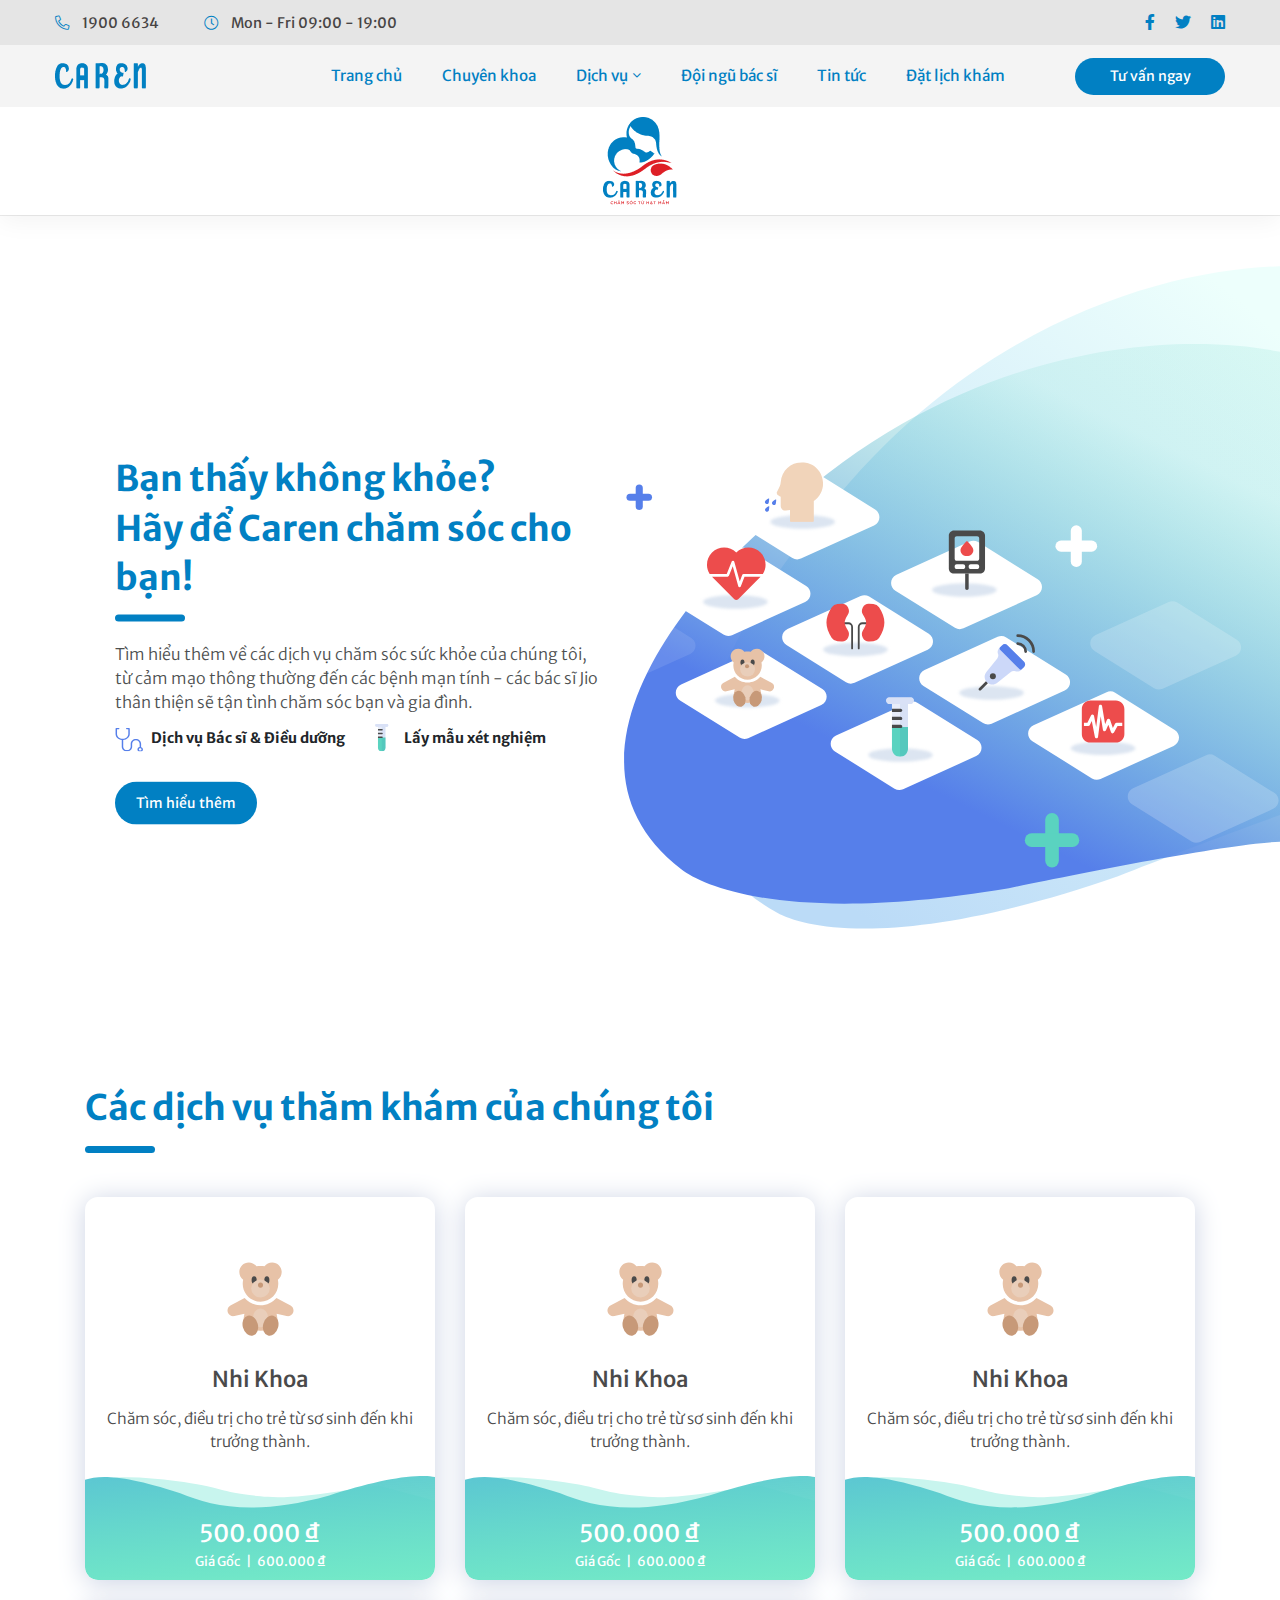
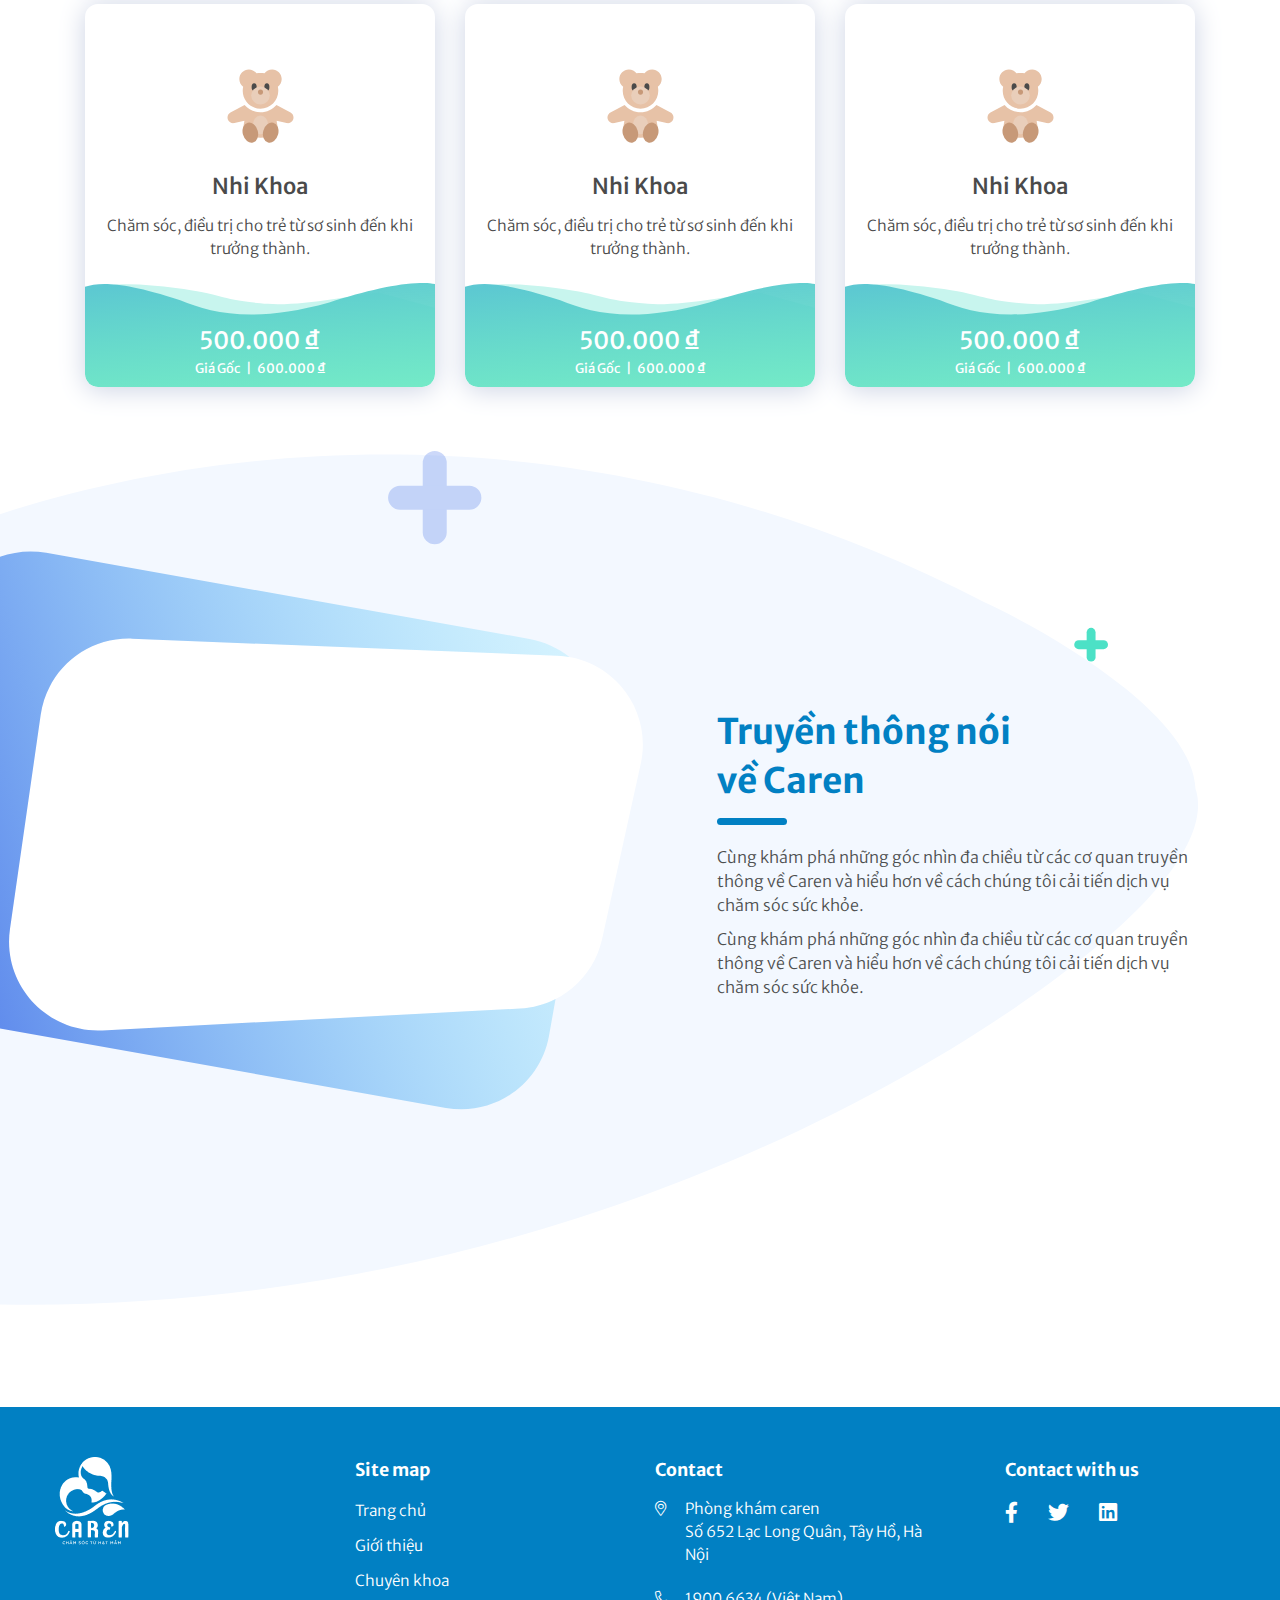
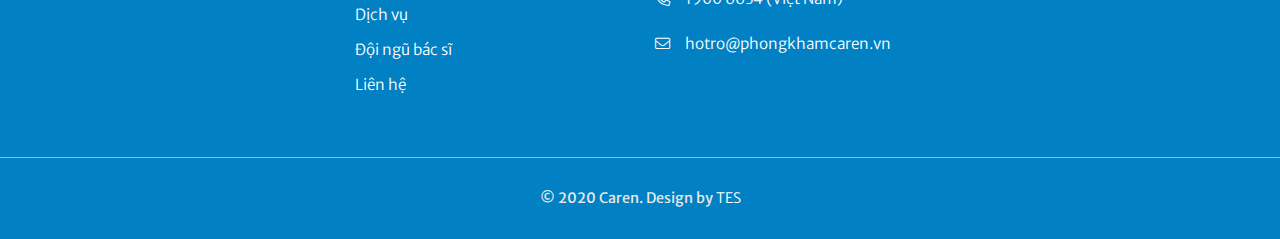
<file: jiohealth/service-all.html>
<!DOCTYPE html>
<html lang="en">
<head>
	<title>Caren</title>
	<meta charset="UTF-8">
	<meta http-equiv="Content-Type" content="text/html; charset=UTF-8">
	<meta http-equiv="content-language" content="vi">
	<meta http-equiv="X-UA-Compatible" content="IE=edge">
	<meta name="viewport"
	      content="width=device-width, user-scalable=no, initial-scale=1.0, maximum-scale=1.0, minimum-scale=1.0">
	<link rel="shortcut icon" type="image/png" href="./assets/images/favicon.ico"/>
	
	<link rel="stylesheet" href="./assets/plugins/bootstrap/bootstrap.min.css">
	<link rel="stylesheet" href="./assets/plugins/owlcarousel/owl.carousel.min.css">
	<link rel="stylesheet" href="./assets/plugins/swiper/swiper.min.css">
	<link rel="stylesheet" href="./assets/plugins/fancybox/jquery.fancybox.min.css">
	<link rel="stylesheet" href="./assets/plugins/animate.min.css">
	<link rel="stylesheet" href="./assets/fonts/fontawesome/css/all.min.css">
	<link rel="stylesheet" href="./assets/scss/style.css">
</head>
<body>

<header class="header d-flex flex-column">
	<div class="header-top order-1 order-lg-1">
		<div class="container container-full">
			<div class="row">
				<div class="col-md-8 col-lg-6">
					<div class="header-list">
						<ul>
							<li>
								<a href="#">
									<i class="fal fa-phone-alt"></i>
									1900 6634
								</a>
							</li>
							<li>
								<a href="#">
									<i class="fal fa-clock"></i>
									Mon - Fri 09:00 - 19:00
								</a>
							</li>
						</ul>
					</div>
				</div>
				<div class="col-md-4 col-lg-6">
					<div class="header-social">
						<ul>
							<li>
								<a href="#">
									<i class="fab fa-facebook-f"></i>
								</a>
							</li>
							<li>
								<a href="#">
									<i class="fab fa-twitter"></i>
								</a>
							</li>
							<li>
								<a href="#">
									<i class="fab fa-linkedin"></i>
								</a>
							</li>
						</ul>
					</div>
				</div>
			</div>
		</div>
	</div>
	<div class="header-middle order-3 order-lg-2">
		<div class="container container-full">
			<div class="row align-items-center">
				<div class="col-md-6 col-lg-2 col-4 order-1 order-lg-1">
					<div class="header-logo">
						<a href="index.html">
							<img src="./assets/images/logo-text.png" alt="">
						</a>
					</div>
				</div>
				<div class="col-md-12 col-lg-8 order-3 order-lg-2">
					<div class="header-navigation">
						<ul id="hasMenu">
							<li>
								<a href="index.html">
									Trang chủ
								</a>
							</li>
							<li>
								<a href="service.html">
									Chuyên khoa
								</a>
							</li>
							<li>
								<a href="service-all.html">
									Dịch vụ
									<i class="fal fa-angle-down"></i>
								</a>
								<ul>
									<li>
										<a href="#">
											Tất cả dịch vụ
										</a>
									</li>
									<li>
										<a href="#">
											Nhi khoa
										</a>
									</li>
									<li>
										<a href="#">
											Khám sức khỏe định kì
										</a>
									</li>
									<li>
										<a href="#">
											Khám tổng quát
										</a>
									</li>
									<li>
										<a href="#">
											Điều dưỡng tại nhà
										</a>
									</li>
									<li>
										<a href="#">
											Tim mạch
										</a>
									</li>
									<li>
										<a href="#">
											Nội tiết
										</a>
									</li>
									<li>
										<a href="#">
											Thận - Tiết niệu
										</a>
									</li>
									<li>
										<a href="#">
											Chăm sóc thai sản
										</a>
									</li>
									<li>
										<a href="#">
											Chăm sóc sức khỏe thị lực
										</a>
									</li>
									<li>
										<a href="#">
											Da liễu
										</a>
									</li>
									<li>
										<a href="#">
											Tầm soát ung thu di truyền
										</a>
									</li>
									<li>
										<a href="#">
											Dị ứng - miễn dịch
										</a>
									</li>
								</ul>
							</li>
							<li>
								<a href="doi-ngu-bac-si.html">
									Đội ngũ bác sĩ
								</a>
							</li>
							<li>
								<a href="danhmucbaiviet.html">
									Tin tức
								</a>
							</li>
							<li>
								<a href="javascript:void(0)">
									Đặt lịch khám
								</a>
							</li>
						</ul>
						<div class="header-decor d-block d-lg-none"></div>
					</div>
				</div>
				<div class="col-md-6 col-lg-2 col-8 order-2 order-lg-3 text-right">
					<div class="header-button">
						<a href="javascript:;" class="btn-style btn-blue">Tư vấn ngay</a>
					</div>
					<div id="hamburger" class="hamburger">
						<span></span>
					</div>
				</div>
			</div>
		</div>
	</div>
	<div class="header-bottom order-2 order-lg-3">
		<div class="container container-full">
			<div class="row">
				<div class="col-md-12 text-center">
					<div class="header-logo">
						<a href="index.html">
							<img src="./assets/images/logo.png" alt="">
						</a>
					</div>
				</div>
			</div>
		</div>
	</div>
	<div class="header-overlay"></div>
</header>
<div id="main">
	<div class="page-services">
		<!-- Đội ngũ bác sĩ -->
		<div class="content-area-health">
			<div class="main">
				<div class="_content">
					<h3 class="title">Bạn thấy không khỏe?<br>Hãy để Caren chăm sóc cho bạn!</h3>
					<p class="desc">
						Tìm hiểu thêm về các dịch vụ chăm sóc sức khỏe của chúng tôi, từ cảm mạo thông thường đến các
						bệnh
						mạn
						tính - các bác sĩ Jio thân thiện sẽ tận tình chăm sóc bạn và gia đình.
					</p>
					<ul class="list">
						<li>
							<div class="_icon">
								<img src="./assets/images/stethoscope-icon.svg">
								<h5>
									Dịch vụ Bác sĩ & Điều dưỡng
								</h5>
							</div>
						</li>
						<li>
							<div class="_icon">
								<img src="./assets/images/lab-icon.svg">
								<h5>
									Lấy mẫu xét nghiệm
								</h5>
							</div>
						</li>
					</ul>
					<div class="link">
						<a href="dich-vu.html" class="btn-style btn-blue">
							Tìm hiểu thêm
						</a>
					</div>
				</div>
			</div>
			<div class="bg">
				<img src="./assets/images/decor/decor-health-bg.svg" alt="">
			</div>
		</div>
		<!-- /End đội ngũ bác sĩ -->
		
		<div class="block-services">
			<div class="container">
				<div class="row">
					<div class="col-12">
						<div class="main">
							<div class="_content">
								<h3 class="title">Các dịch vụ thăm khám của chúng tôi
								</h3>
							</div>
						</div>
					</div>
				</div>
				<div class="row mt-4">
					<div class="col-md-4 col-sm-6 mb-4">
						<div class="service-item">
							<div class="inner">
								<img src="./assets/images/service/pediatrics.svg">
								<h2 class="item-title">Nhi Khoa</h2>
								<p class="item-desc">Chăm sóc, điều trị cho trẻ từ sơ sinh đến khi
									trưởng thành.</p>
							</div>
							<div class="bottom">
								<p class="price">500.000&nbsp;₫</p>
								<div class="mx-auto mb-2 original-price">
									<span>Giá Gốc</span>
									<span>&nbsp;&nbsp;|&nbsp;&nbsp;</span>
									<span>600.000&nbsp;₫</span>
								</div>
							</div>
							<div class="bottom-overlay">
								<h6 class="headline">Nhi Khoa</h6>
								<div class="text-center button-group">
									<div class="text-center">
										<a href="#popupBooking" class="btn-style btn-light">
											Đặt lịch khám tại nhà
										</a>
									</div>
									<div class="text-center mt-3">
										<a href="dich-vu.html" class="btn-style btn-green">
											Tìm hiểu thêm
										</a>
									</div>
								</div>
							</div>
						</div>
					</div>
					<div class="col-md-4 col-sm-6 mb-4">
						<div class="service-item">
							<div class="inner">
								<img src="./assets/images/service/pediatrics.svg">
								<h2 class="item-title">Nhi Khoa</h2>
								<p class="item-desc">Chăm sóc, điều trị cho trẻ từ sơ sinh đến khi
									trưởng thành.</p>
							</div>
							<div class="bottom">
								<p class="price">500.000&nbsp;₫</p>
								<div class="mx-auto mb-2 original-price">
									<span>Giá Gốc</span>
									<span>&nbsp;&nbsp;|&nbsp;&nbsp;</span>
									<span>600.000&nbsp;₫</span>
								</div>
							</div>
							<div class="bottom-overlay">
								<h6 class="headline">Nhi Khoa</h6>
								<div class="text-center button-group">
									<div class="text-center">
										<a href="#popupBooking" class="btn-style btn-light">
											Đặt lịch khám tại nhà
										</a>
									</div>
									<div class="text-center mt-3">
										<a href="dich-vu.html" class="btn-style btn-green">
											Tìm hiểu thêm
										</a>
									</div>
								</div>
							</div>
						</div>
					</div>
					<div class="col-md-4 col-sm-6 mb-4">
						<div class="service-item">
							<div class="inner">
								<img src="./assets/images/service/pediatrics.svg">
								<h2 class="item-title">Nhi Khoa</h2>
								<p class="item-desc">Chăm sóc, điều trị cho trẻ từ sơ sinh đến khi
									trưởng thành.</p>
							</div>
							<div class="bottom">
								<p class="price">500.000&nbsp;₫</p>
								<div class="mx-auto mb-2 original-price">
									<span>Giá Gốc</span>
									<span>&nbsp;&nbsp;|&nbsp;&nbsp;</span>
									<span>600.000&nbsp;₫</span>
								</div>
							</div>
							<div class="bottom-overlay">
								<h6 class="headline">Nhi Khoa</h6>
								<div class="text-center button-group">
									<div class="text-center">
										<a href="#popupBooking" class="btn-style btn-light">
											Đặt lịch khám tại nhà
										</a>
									</div>
									<div class="text-center mt-3">
										<a href="dich-vu.html" class="btn-style btn-green">
											Tìm hiểu thêm
										</a>
									</div>
								</div>
							</div>
						</div>
					</div>
					<div class="col-md-4 col-sm-6 mb-4">
						<div class="service-item">
							<div class="inner">
								<img src="./assets/images/service/pediatrics.svg">
								<h2 class="item-title">Nhi Khoa</h2>
								<p class="item-desc">Chăm sóc, điều trị cho trẻ từ sơ sinh đến khi
									trưởng thành.</p>
							</div>
							<div class="bottom">
								<p class="price">500.000&nbsp;₫</p>
								<div class="mx-auto mb-2 original-price">
									<span>Giá Gốc</span>
									<span>&nbsp;&nbsp;|&nbsp;&nbsp;</span>
									<span>600.000&nbsp;₫</span>
								</div>
							</div>
							<div class="bottom-overlay">
								<h6 class="headline">Nhi Khoa</h6>
								<div class="text-center button-group">
									<div class="text-center">
										<a href="#popupBooking" class="btn-style btn-light">
											Đặt lịch khám tại nhà
										</a>
									</div>
									<div class="text-center mt-3">
										<a href="dich-vu.html" class="btn-style btn-green">
											Tìm hiểu thêm
										</a>
									</div>
								</div>
							</div>
						</div>
					</div>
					<div class="col-md-4 col-sm-6 mb-4">
						<div class="service-item">
							<div class="inner">
								<img src="./assets/images/service/pediatrics.svg">
								<h2 class="item-title">Nhi Khoa</h2>
								<p class="item-desc">Chăm sóc, điều trị cho trẻ từ sơ sinh đến khi
									trưởng thành.</p>
							</div>
							<div class="bottom">
								<p class="price">500.000&nbsp;₫</p>
								<div class="mx-auto mb-2 original-price">
									<span>Giá Gốc</span>
									<span>&nbsp;&nbsp;|&nbsp;&nbsp;</span>
									<span>600.000&nbsp;₫</span>
								</div>
							</div>
							<div class="bottom-overlay">
								<h6 class="headline">Nhi Khoa</h6>
								<div class="text-center button-group">
									<div class="text-center">
										<a href="#popupBooking" class="btn-style btn-light">
											Đặt lịch khám tại nhà
										</a>
									</div>
									<div class="text-center mt-3">
										<a href="dich-vu.html" class="btn-style btn-green">
											Tìm hiểu thêm
										</a>
									</div>
								</div>
							</div>
						</div>
					</div>
					<div class="col-md-4 col-sm-6 mb-4">
						<div class="service-item">
							<div class="inner">
								<img src="./assets/images/service/pediatrics.svg">
								<h2 class="item-title">Nhi Khoa</h2>
								<p class="item-desc">Chăm sóc, điều trị cho trẻ từ sơ sinh đến khi
									trưởng thành.</p>
							</div>
							<div class="bottom">
								<p class="price">500.000&nbsp;₫</p>
								<div class="mx-auto mb-2 original-price">
									<span>Giá Gốc</span>
									<span>&nbsp;&nbsp;|&nbsp;&nbsp;</span>
									<span>600.000&nbsp;₫</span>
								</div>
							</div>
							<div class="bottom-overlay">
								<h6 class="headline">Nhi Khoa</h6>
								<div class="text-center button-group">
									<div class="text-center">
										<a href="#popupBooking" class="btn-style btn-light">
											Đặt lịch khám tại nhà
										</a>
									</div>
									<div class="text-center mt-3">
										<a href="dich-vu.html" class="btn-style btn-green">
											Tìm hiểu thêm
										</a>
									</div>
								</div>
							</div>
						</div>
					</div>
				</div>
			</div>
		</div>
		
		
		<!-- Truyền thông nói về chúng tôi -->
		<div class="content-area-media">
			<div class="main">
				<div class="_content">
					<h3 class="title">Truyền thông nói <br>về Caren</h3>
					<p class="desc">
						Cùng khám phá những góc nhìn đa chiều từ các cơ quan truyền thông về Caren và hiểu hơn về cách
						chúng tôi cải tiến dịch vụ chăm sóc sức khỏe.
					</p>
					<p class="desc">
						Cùng khám phá những góc nhìn đa chiều từ các cơ quan truyền thông về Caren và hiểu hơn về cách
						chúng tôi cải tiến dịch vụ chăm sóc sức khỏe.
					</p>
				</div>
			</div>
			<div class="video">
				<video autoplay class="video-player" loop="true" muted="true"
				       poster="https://cdn.jiohealth.com/jio-website/home-page/jio-website-v2.1.4/assets/images/video-posters/doctors-come-to-you-video-poster.jpg">
					<source src="https://cdn.jiohealth.com/video/doctor/Our_Doctors_Come_to_You_Short_Ver_LQ.mp4"
					        type="video/mp4">
				</video>
			</div>
			<div class="bg">
				<img src="./assets/images/decor/decor-media-bg.svg" alt="">
			</div>
		</div>
		<!-- /End truyền thông nói về chúng tôi -->
	</div>
</div>

<footer class="footer">
	<div class="footer-top">
		<div class="container container-full">
			<div class="row">
				<div class="col-md-3">
					<div class="logo">
						<a href="index.html">
							<img src="./assets/images/logo-footer.png" alt="">
						</a>
					</div>
				</div>
				<div class="col-md-3">
					<div class="list">
						<div class="title">
							Site map
						</div>
						<ul>
							<li>
								<a href="index.html">
									Trang chủ
								</a>
							</li>
							<li>
								<a href="index.html">
									Giới thiệu
								</a>
							</li>
							<li>
								<a href="index.html">
									Chuyên khoa
								</a>
							</li>
							<li>
								<a href="index.html">
									Dịch vụ
								</a>
							</li>
							<li>
								<a href="index.html">
									Đội ngũ bác sĩ
								</a>
							</li>
							<li>
								<a href="index.html">
									Liên hệ
								</a>
							</li>
						</ul>
					</div>
				</div>
				<div class="col-md-3">
					<div class="list list-image">
						<div class="title">
							Contact
						</div>
						<ul>
							<li>
								<a href="#">
									Phòng khám caren <br>
									Số 652 Lạc Long Quân, Tây Hồ, Hà Nội
								</a>
							</li>
							<li>
								<a href="#">
									1900 6634 (Việt Nam)
								</a>
							</li>
							<li>
								<a href="#">
									hotro@phongkhamcaren.vn
								</a>
							</li>
						</ul>
					</div>
				</div>
				<div class="col-md-3">
					<div class="list list-social">
						<div class="title">
							Contact with us
						</div>
						<ul>
							<li>
								<a href="#">
									<i class="fab fa-facebook-f"></i>
								</a>
							</li>
							<li>
								<a href="#">
									<i class="fab fa-twitter"></i>
								</a>
							</li>
							<li>
								<a href="#">
									<i class="fab fa-linkedin"></i>
								</a>
							</li>
						</ul>
					</div>
				</div>
			</div>
		</div>
	</div>
	<div class="footer-bottom">
		<div class="container container-full">
			<div class="row">
				<div class="col-12 text-center">
					<div class="desinged">
						© 2020 Caren. Design by <a href="#">TES</a>
					</div>
				</div>
			</div>
		</div>
	</div>
</footer>

<script type="text/javascript" src="./assets/plugins/jquery.min.js"></script>
<script type="text/javascript" src="./assets/plugins/bootstrap/popper.min.js"></script>
<script type="text/javascript" src="./assets/plugins/bootstrap/bootstrap.min.js"></script>
<script type="text/javascript" src="./assets/plugins/owlcarousel/owl.carousel.min.js"></script>
<script type="text/javascript" src="./assets/plugins/swiper/swiper.min.js"></script>
<script type="text/javascript" src="./assets/plugins/fancybox/jquery.fancybox.min.js"></script>
<script type="text/javascript" src="./assets/plugins/theme-script.js"></script>

<div id="fb-root"></div>
<script async defer crossorigin="anonymous" src="https://connect.facebook.net/vi_VN/sdk.js#xfbml=1&version=v9.0"
        nonce="3VofOiyE"></script>

<a href="javascript:void(0)" id="return-to-top" style="display: none;">
	<i class="far fa-long-arrow-alt-up"></i>
</a>

</body>
</html>
</file>
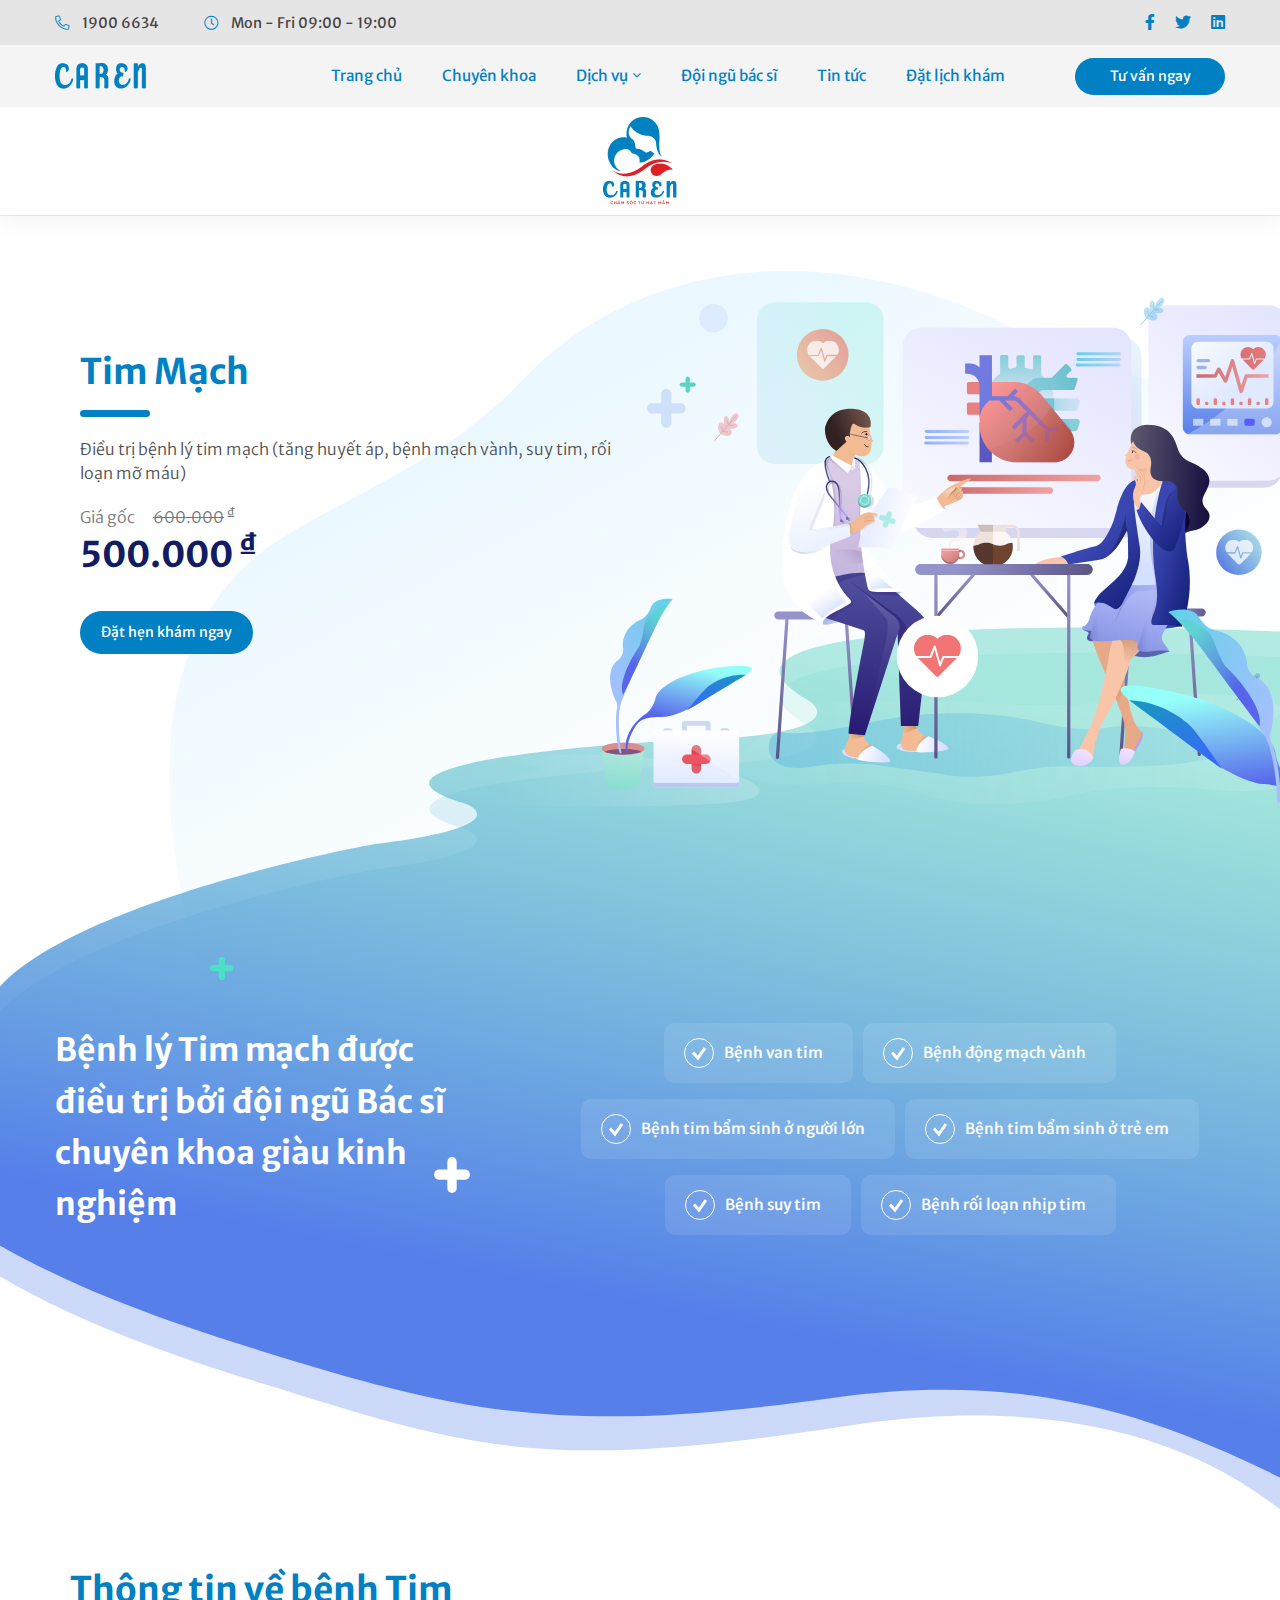
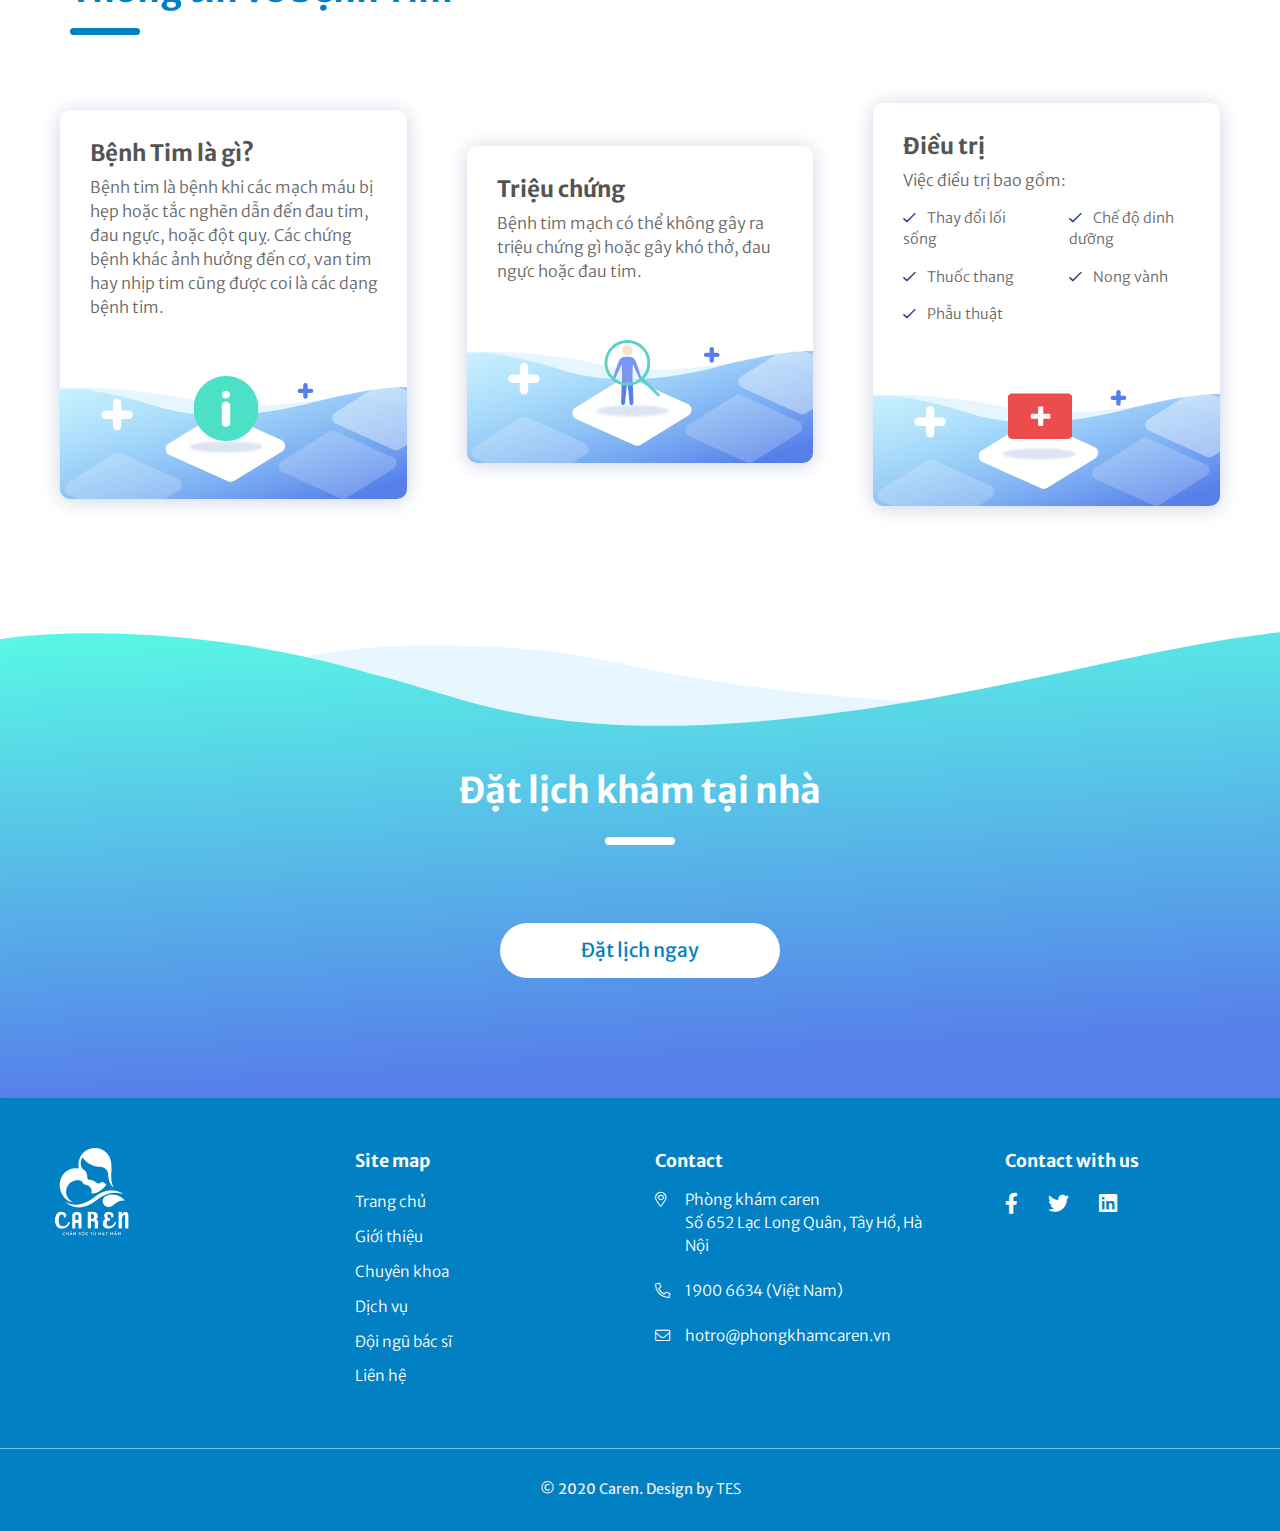
<file: jiohealth/service.html>
<!DOCTYPE html>
<html lang="en">
<head>
	<title>Caren</title>
	<meta charset="UTF-8">
	<meta http-equiv="Content-Type" content="text/html; charset=UTF-8">
	<meta http-equiv="content-language" content="vi">
	<meta http-equiv="X-UA-Compatible" content="IE=edge">
	<meta name="viewport"
	      content="width=device-width, user-scalable=no, initial-scale=1.0, maximum-scale=1.0, minimum-scale=1.0">
	<link rel="shortcut icon" type="image/png" href="./assets/images/favicon.ico"/>
	
	<link rel="stylesheet" href="./assets/plugins/bootstrap/bootstrap.min.css">
	<link rel="stylesheet" href="./assets/plugins/owlcarousel/owl.carousel.min.css">
	<link rel="stylesheet" href="./assets/plugins/swiper/swiper.min.css">
	<link rel="stylesheet" href="./assets/plugins/fancybox/jquery.fancybox.min.css">
	<link rel="stylesheet" href="./assets/plugins/animate.min.css">
	<link rel="stylesheet" href="./assets/fonts/fontawesome/css/all.min.css">
	<link rel="stylesheet" href="./assets/scss/style.css">
</head>
<body>

<header class="header d-flex flex-column">
	<div class="header-top order-1 order-lg-1">
		<div class="container container-full">
			<div class="row">
				<div class="col-md-8 col-lg-6">
					<div class="header-list">
						<ul>
							<li>
								<a href="#">
									<i class="fal fa-phone-alt"></i>
									1900 6634
								</a>
							</li>
							<li>
								<a href="#">
									<i class="fal fa-clock"></i>
									Mon - Fri 09:00 - 19:00
								</a>
							</li>
						</ul>
					</div>
				</div>
				<div class="col-md-4 col-lg-6">
					<div class="header-social">
						<ul>
							<li>
								<a href="#">
									<i class="fab fa-facebook-f"></i>
								</a>
							</li>
							<li>
								<a href="#">
									<i class="fab fa-twitter"></i>
								</a>
							</li>
							<li>
								<a href="#">
									<i class="fab fa-linkedin"></i>
								</a>
							</li>
						</ul>
					</div>
				</div>
			</div>
		</div>
	</div>
	<div class="header-middle order-3 order-lg-2">
		<div class="container container-full">
			<div class="row align-items-center">
				<div class="col-md-6 col-lg-2 col-4 order-1 order-lg-1">
					<div class="header-logo">
						<a href="index.html">
							<img src="./assets/images/logo-text.png" alt="">
						</a>
					</div>
				</div>
				<div class="col-md-12 col-lg-8 order-3 order-lg-2">
					<div class="header-navigation">
						<ul id="hasMenu">
							<li>
								<a href="index.html">
									Trang chủ
								</a>
							</li>
							<li>
								<a href="service.html">
									Chuyên khoa
								</a>
							</li>
							<li>
								<a href="service-all.html">
									Dịch vụ
									<i class="fal fa-angle-down"></i>
								</a>
								<ul>
									<li>
										<a href="#">
											Tất cả dịch vụ
										</a>
									</li>
									<li>
										<a href="#">
											Nhi khoa
										</a>
									</li>
									<li>
										<a href="#">
											Khám sức khỏe định kì
										</a>
									</li>
									<li>
										<a href="#">
											Khám tổng quát
										</a>
									</li>
									<li>
										<a href="#">
											Điều dưỡng tại nhà
										</a>
									</li>
									<li>
										<a href="#">
											Tim mạch
										</a>
									</li>
									<li>
										<a href="#">
											Nội tiết
										</a>
									</li>
									<li>
										<a href="#">
											Thận - Tiết niệu
										</a>
									</li>
									<li>
										<a href="#">
											Chăm sóc thai sản
										</a>
									</li>
									<li>
										<a href="#">
											Chăm sóc sức khỏe thị lực
										</a>
									</li>
									<li>
										<a href="#">
											Da liễu
										</a>
									</li>
									<li>
										<a href="#">
											Tầm soát ung thu di truyền
										</a>
									</li>
									<li>
										<a href="#">
											Dị ứng - miễn dịch
										</a>
									</li>
								</ul>
							</li>
							<li>
								<a href="doi-ngu-bac-si.html">
									Đội ngũ bác sĩ
								</a>
							</li>
							<li>
								<a href="danhmucbaiviet.html">
									Tin tức
								</a>
							</li>
							<li>
								<a href="javascript:void(0)">
									Đặt lịch khám
								</a>
							</li>
						</ul>
						<div class="header-decor d-block d-lg-none"></div>
					</div>
				</div>
				<div class="col-md-6 col-lg-2 col-8 order-2 order-lg-3 text-right">
					<div class="header-button">
						<a href="javascript:;" class="btn-style btn-blue">Tư vấn ngay</a>
					</div>
					<div id="hamburger" class="hamburger">
						<span></span>
					</div>
				</div>
			</div>
		</div>
	</div>
	<div class="header-bottom order-2 order-lg-3">
		<div class="container container-full">
			<div class="row">
				<div class="col-md-12 text-center">
					<div class="header-logo">
						<a href="index.html">
							<img src="./assets/images/logo.png" alt="">
						</a>
					</div>
				</div>
			</div>
		</div>
	</div>
	<div class="header-overlay"></div>
</header>
<div id="main">
	<div class="page-service">
		<div class="service-background"
		     style="background-image: url('./assets/images/service/service-background.svg')"></div>
		<div class="service-content">
			<div class="main">
				<div class="_content">
					<h3 class="title">
						Tim Mạch
					</h3>
					<p class="desc">
						Điều trị bệnh lý tim mạch (tăng huyết áp, bệnh mạch vành, suy tim, rối loạn mỡ máu)
					</p>
					<div class="price">
						<p class="price-old">
							Giá gốc <span>600.000</span> <sup>₫</sup>
						</p>
						<p class="price-new">
							500.000 <sup>₫</sup>
						</p>
					</div>
					<div class="link">
						<a href="#popupBooking" class="btn-style btn-blue">
							Đặt hẹn khám ngay
						</a>
					</div>
				</div>
			</div>
			<div class="image">
				<img src="./assets/images/service/service-banner.svg">
			</div>
		</div>
		<div class="service-box">
			<div class="container container-full">
				<div class="row">
					<div class="col-md-6 col-lg-5 box-content">
						<div class="decor-1">
							<img src="./assets/images/service/teal-plus-icon.svg">
						</div>
						<div class="decor-2">
							<img src="./assets/images/service/white-plus-icon.svg"></div>
						<div class="title">
							Bệnh lý Tim mạch được điều trị bởi đội ngũ Bác sĩ chuyên khoa giàu kinh nghiệm
						</div>
					</div>
					<div class="col-md-6 col-lg-7 box-list">
						<div class="row justify-content-center row-5">
							<div class="col-12 col-md-auto">
								<div class="item">
									<img src="./assets/images/service/check-white-icon.svg">
									<h3>Bệnh van tim</h3>
								</div>
							</div>
							<div class="col-12 col-md-auto">
								<div class="item">
									<img src="./assets/images/service/check-white-icon.svg">
									<h3>Bệnh động mạch vành</h3>
								</div>
							</div>
							<div class="col-12 col-md-auto">
								<div class="item">
									<img src="./assets/images/service/check-white-icon.svg">
									<h3>Bệnh tim bẩm sinh ở người lớn</h3>
								</div>
							</div>
							<div class="col-12 col-md-auto">
								<div class="item">
									<img src="./assets/images/service/check-white-icon.svg">
									<h3>Bệnh tim bẩm sinh ở trẻ em</h3>
								</div>
							</div>
							<div class="col-12 col-md-auto">
								<div class="item">
									<img src="./assets/images/service/check-white-icon.svg">
									<h3>Bệnh suy tim</h3>
								</div>
							</div>
							<div class="col-12 col-md-auto">
								<div class="item">
									<img src="./assets/images/service/check-white-icon.svg">
									<h3>Bệnh rối loạn nhịp tim</h3>
								</div>
							</div>
						</div>
					</div>
				</div>
			</div>
		</div>
		<div class="service-info">
			<div class="container container-full">
				<div class="row service-margin">
					<div class="col-12">
						<div class="main">
							<div class="_content">
								<h3 class="title">
									Thông tin về bệnh Tim
								</h3>
							</div>
						</div>
					</div>
					<div class="col-12">
						<div class="row mt-3 mt-md-5 align-items-center">
							<div class="col-md-4 col-sm-6 mb-4">
								<div class="item"
								     style="background-image: url('./assets/images/service/background-footer.svg')">
									<h5>Bệnh Tim là gì?</h5>
									<p>
										Bệnh tim là bệnh khi các mạch máu bị hẹp hoặc tắc nghẽn dẫn đến đau tim, đau
										ngực, hoặc
										đột quỵ. Các chứng bệnh khác ảnh hưởng đến cơ, van tim hay nhịp tim cũng được
										coi là các
										dạng bệnh tim.
									</p>
									<div class="icon">
										<img src="./assets/images/service/info-icon.svg">
									</div>
								</div>
							</div>
							<div class="col-md-4 col-sm-6 mb-4">
								<div class="item"
								     style="background-image: url('./assets/images/service/background-footer.svg')">
									<h5>Triệu chứng</h5>
									<p>
										Bệnh tim mạch có thể không gây ra triệu chứng gì hoặc gây khó thở, đau ngực hoặc
										đau tim.
									
									
									</p>
									<div class="icon">
										<img src="./assets/images/service/symptoms-icon.svg">
									</div>
								</div>
							</div>
							<div class="col-md-4 col-sm-6 mb-4">
								<div class="item"
								     style="background-image: url('./assets/images/service/background-footer.svg')">
									<h5>Điều trị</h5>
									<p>
										Việc điều trị bao gồm:
									</p>
									<ul>
										<li>
											<i class="fal fa-check"></i>
											Thay đổi lối sống
										</li>
										<li>
											<i class="fal fa-check"></i>
											Chế độ dinh dưỡng
										</li>
										<li>
											<i class="fal fa-check"></i>
											Thuốc thang
										</li>
										<li>
											<i class="fal fa-check"></i>
											Nong vành
										</li>
										<li>
											<i class="fal fa-check"></i>
											Phẫu thuật
										</li>
									</ul>
									<div class="icon">
										<img src="./assets/images/service/treatment-icon.svg">
									</div>
								</div>
							</div>
						</div>
					</div>
				</div>
			</div>
		</div>
		<div class="service-footer"
		     style="background-image: url('./assets/images/service/service-footer.svg')">
			<div class="container container-full">
				<div class="row">
					<div class="col-12 pt-3 text-center">
						<div class="_content">
							<div class="title-white">
								Đặt lịch khám tại nhà
							</div>
						</div>
					</div>
					<div class="col-12 mt-5 text-center">
						<a href="#popupBooking" class="btn-style btn-light">
							Đặt lịch ngay
						</a>
					</div>
				</div>
			</div>
		</div>
	</div>
</div>

<footer class="footer">
	<div class="footer-top">
		<div class="container container-full">
			<div class="row">
				<div class="col-md-3">
					<div class="logo">
						<a href="index.html">
							<img src="./assets/images/logo-footer.png" alt="">
						</a>
					</div>
				</div>
				<div class="col-md-3">
					<div class="list">
						<div class="title">
							Site map
						</div>
						<ul>
							<li>
								<a href="index.html">
									Trang chủ
								</a>
							</li>
							<li>
								<a href="index.html">
									Giới thiệu
								</a>
							</li>
							<li>
								<a href="index.html">
									Chuyên khoa
								</a>
							</li>
							<li>
								<a href="index.html">
									Dịch vụ
								</a>
							</li>
							<li>
								<a href="index.html">
									Đội ngũ bác sĩ
								</a>
							</li>
							<li>
								<a href="index.html">
									Liên hệ
								</a>
							</li>
						</ul>
					</div>
				</div>
				<div class="col-md-3">
					<div class="list list-image">
						<div class="title">
							Contact
						</div>
						<ul>
							<li>
								<a href="#">
									Phòng khám caren <br>
									Số 652 Lạc Long Quân, Tây Hồ, Hà Nội
								</a>
							</li>
							<li>
								<a href="#">
									1900 6634 (Việt Nam)
								</a>
							</li>
							<li>
								<a href="#">
									hotro@phongkhamcaren.vn
								</a>
							</li>
						</ul>
					</div>
				</div>
				<div class="col-md-3">
					<div class="list list-social">
						<div class="title">
							Contact with us
						</div>
						<ul>
							<li>
								<a href="#">
									<i class="fab fa-facebook-f"></i>
								</a>
							</li>
							<li>
								<a href="#">
									<i class="fab fa-twitter"></i>
								</a>
							</li>
							<li>
								<a href="#">
									<i class="fab fa-linkedin"></i>
								</a>
							</li>
						</ul>
					</div>
				</div>
			</div>
		</div>
	</div>
	<div class="footer-bottom">
		<div class="container container-full">
			<div class="row">
				<div class="col-12 text-center">
					<div class="desinged">
						© 2020 Caren. Design by <a href="#">TES</a>
					</div>
				</div>
			</div>
		</div>
	</div>
</footer>

<script type="text/javascript" src="./assets/plugins/jquery.min.js"></script>
<script type="text/javascript" src="./assets/plugins/bootstrap/popper.min.js"></script>
<script type="text/javascript" src="./assets/plugins/bootstrap/bootstrap.min.js"></script>
<script type="text/javascript" src="./assets/plugins/owlcarousel/owl.carousel.min.js"></script>
<script type="text/javascript" src="./assets/plugins/swiper/swiper.min.js"></script>
<script type="text/javascript" src="./assets/plugins/fancybox/jquery.fancybox.min.js"></script>
<script type="text/javascript" src="./assets/plugins/theme-script.js"></script>

<div id="fb-root"></div>
<script async defer crossorigin="anonymous" src="https://connect.facebook.net/vi_VN/sdk.js#xfbml=1&version=v9.0"
        nonce="3VofOiyE"></script>

<a href="javascript:void(0)" id="return-to-top" style="display: none;">
	<i class="far fa-long-arrow-alt-up"></i>
</a>

</body>
</html>
</file>
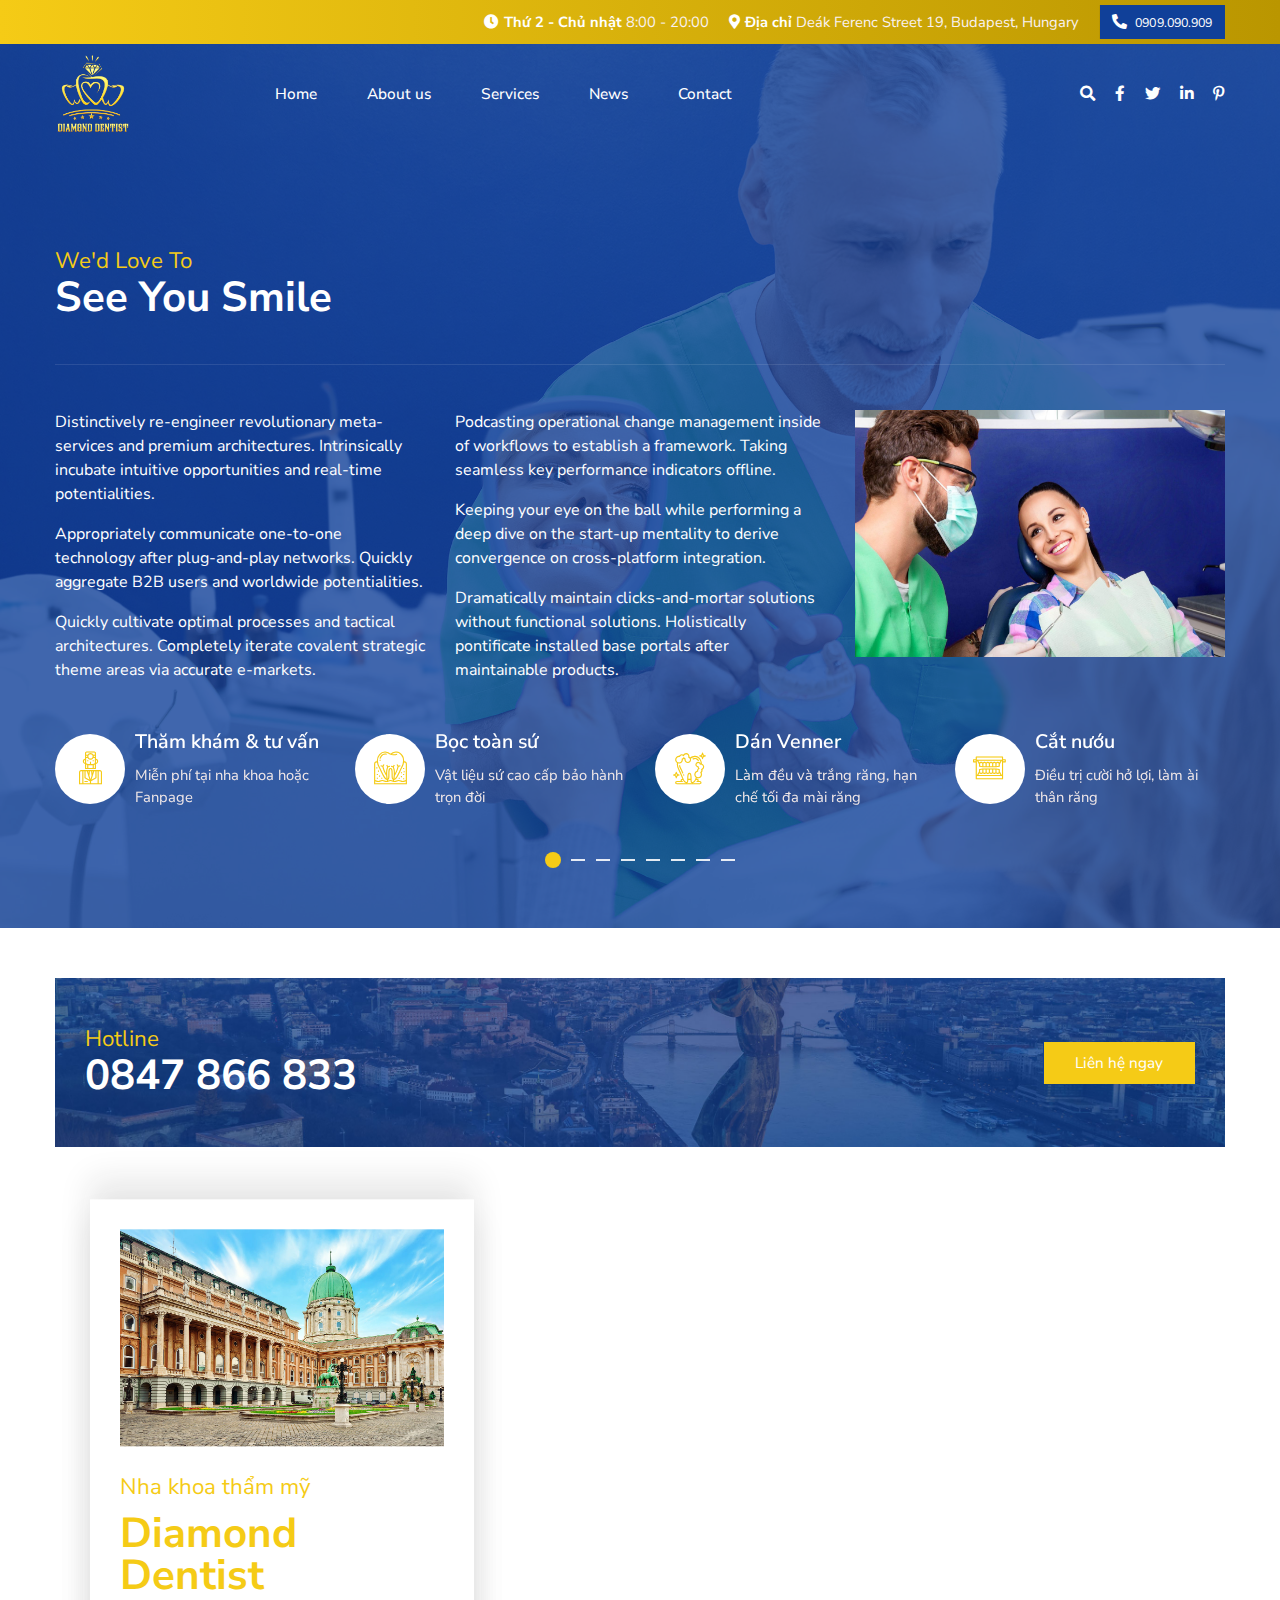
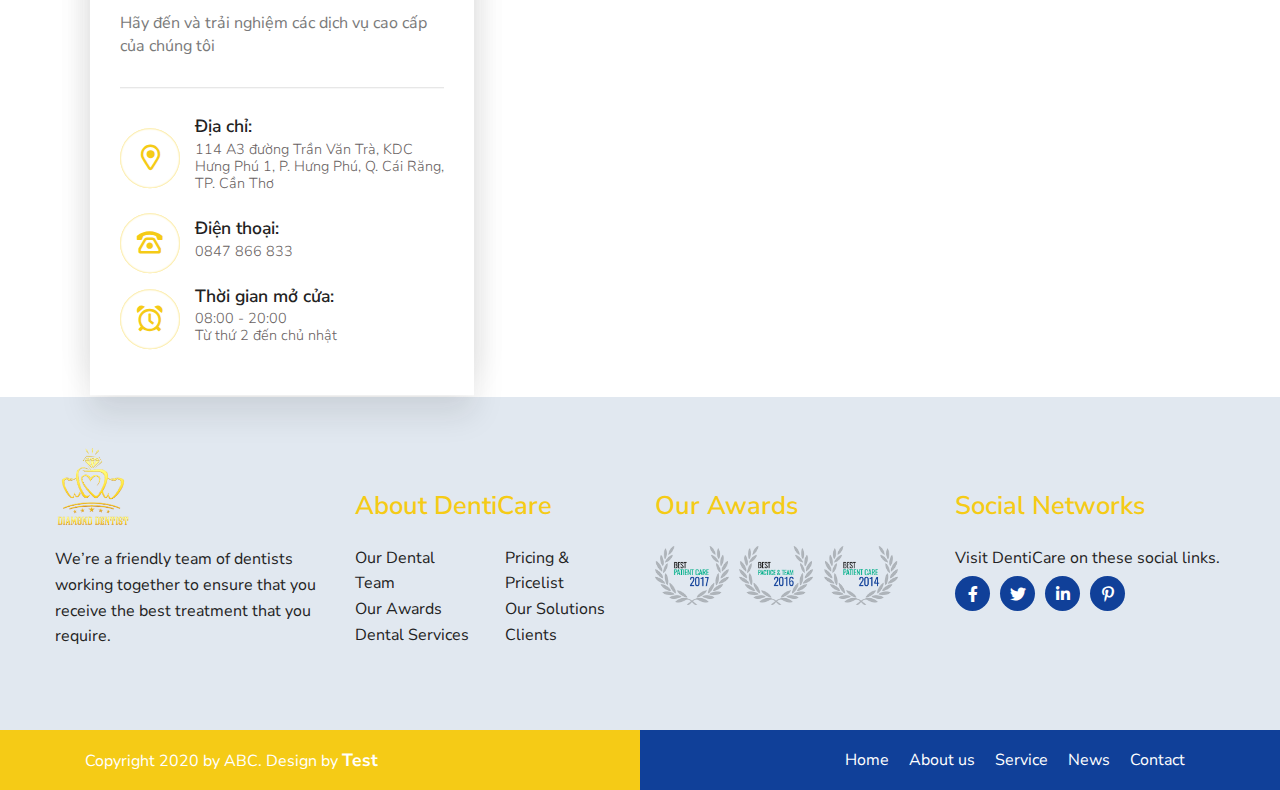
<file: nhakhoa/aboutus.html>
<!DOCTYPE html>
<html lang="en">
<head>
	<title>Caren</title>
	<meta charset="UTF-8">
	<meta http-equiv="Content-Type" content="text/html; charset=UTF-8">
	<meta http-equiv="content-language" content="vi">
	<meta http-equiv="X-UA-Compatible" content="IE=edge">
	<meta name="viewport"
	      content="width=device-width, user-scalable=no, initial-scale=1.0, maximum-scale=1.0, minimum-scale=1.0">
	<link rel="shortcut icon" type="image/png" href="./assets/images/favicon.ico"/>
	
	<link rel="stylesheet" href="./assets/plugins/bootstrap/bootstrap.min.css">
	<link rel="stylesheet" href="./assets/plugins/owlcarousel/owl.carousel.min.css">
	<link rel="stylesheet" href="./assets/plugins/swiper/swiper.min.css">
	<link rel="stylesheet" href="./assets/plugins/fancybox/jquery.fancybox.min.css">
	<link rel="stylesheet" href="./assets/plugins/animate.min.css">
	<link rel="stylesheet" href="./assets/fonts/fontawesome/css/all.min.css">
	<link rel="stylesheet" href="./assets/fonts/flaticon/flaticon.css">
	<link rel="stylesheet" href="./assets/scss/style.css">
</head>
<body>

<script>
	<!-- Giữ nguyên biến này ở trang chủ với trang giới thiệu cho anh nha bình -->
	var isPage = 1;
</script>

<div class="search">
	<div class="search-main">
		<form action="">
			<span>
				<input type="text" placeholder="Looking for...">
				<button>
					<i class="fal fa-search"></i>
				</button>
			</span>
		</form>
	</div>
	<div class="search-close">
		<a href="javascript:void(0)" id="close-search">
			<i class="fal fa-times"></i>
		</a>
	</div>
</div>

<header class="header">
	<div class="header-before">
		<div class="header-top">
			<div class="container container-full">
				<div class="row justify-content-lg-end">
					<div class="col-md-12">
						<ul>
							<li class="header-widget header-text">
								<div class="icon">
									<i class="fas fa-clock"></i>
								</div>
								<div class="text">
									Thứ 2 - Chủ nhật
									<span>8:00 - 20:00</span>
								</div>
							</li>
							<li class="header-widget header-text">
								<div class="icon">
									<i class="fas fa-map-marker-alt"></i>
								</div>
								<div class="text">
									Địa chỉ
									<span>Deák Ferenc Street 19, Budapest, Hungary</span>
								</div>
							</li>
							<li class="header-widget header-button">
								<a href="tel:0909090909" class="btn btn-theme btn-small">
									<i class="fas fa-phone-alt"></i>
									0909.090.909
								</a>
							</li>
						</ul>
					</div>
				</div>
			</div>
		</div>
		<div class="header-bottom">
			<div class="container container-full">
				<div class="row align-items-lg-center">
					<div class="col-md-2">
						<div class="header-bottom--left">
							<a href="#">
								<img src="./assets/images/logo.png" alt="">
							</a>
						</div>
					</div>
					<div class="col-md-7">
						<div class="header-bottom--middle">
							<ul>
								<li>
									<a href="index.html">
										Home
									</a>
								</li>
								<li>
									<a href="aboutus.html">
										About us
									</a>
								</li>
								<li>
									<a href="#">
										Services
									</a>
									<ul>
										<li>
											<a href="service.html">
												Service Detail
											</a>
										</li>
										<li>
											<a href="single-service.html">
												Service Single
											</a>
										</li>
										<li>
											<a href="service.html">
												Service Detail
											</a>
										</li>
										<li>
											<a href="single-service.html">
												Service Single
											</a>
										</li>
										<li>
											<a href="service.html">
												Service Detail
											</a>
										</li>
										<li>
											<a href="single-service.html">
												Service Single
											</a>
										</li>
									</ul>
								</li>
								<li>
									<a href="#">
										News
									</a>
									<ul>
										<li>
											<a href="articles.html">
												News Category
											</a>
										</li>
										<li>
											<a href="single-article.html">
												News Single
											</a>
										</li>
									</ul>
								</li>
								<li>
									<a href="contact.html">
										Contact
									</a>
								</li>
							</ul>
						</div>
					</div>
					<div class="col-md-3">
						<div class="header-bottom--right">
							<ul>
								<li>
									<a href="javascript:void(0)" class="open-search">
										<i class="fas fa-search"></i>
									</a>
								</li>
								<li>
									<a href="#">
										<i class="fab fa-facebook-f"></i>
									</a>
								</li>
								<li>
									<a href="#">
										<i class="fab fa-twitter"></i>
									</a>
								</li>
								<li>
									<a href="#">
										<i class="fab fa-linkedin-in"></i>
									</a>
								</li>
								<li>
									<a href="#">
										<i class="fab fa-pinterest-p"></i>
									</a>
								</li>
							</ul>
						</div>
					</div>
				</div>
			</div>
		</div>
		<div class="header-mobile">
			<div class="container">
				<div class="row">
					<div class="col-12">
						<div class="icon-hamburger">
							<div id="hamburger" class="hamburger">
								<span></span>
							</div>
						</div>
						<div class="logo-mobile logo-index d-none">
							<a href="index.html">
								<img src="./assets/images/logo-white.png" alt="">
							</a>
						</div>
						<div class="logo-mobile logo-page">
							<a href="index.html">
								<img src="./assets/images/logo.png" alt="">
							</a>
						</div>
					</div>
				</div>
			</div>
		</div>
	</div>
	<div class="header-after">
		<div class="header-logo">
			<a href="index.html">
				<img src="./assets/images/logo-white.png" alt="">
			</a>
		</div>
		<div class="header-navigation" id="hasMenu">
			<ul>
				<li>
					<a href="index.html">
						Home
					</a>
				</li>
				<li>
					<a href="aboutus.html">
						About us
					</a>
				</li>
				<li>
					<a href="javascript:void(0)">
						Services
					</a>
					<ul>
						<li>
							<a href="service.html">
								Service Detail
							</a>
						</li>
						<li>
							<a href="single-service.html">
								Service Single
							</a>
						</li>
						<li>
							<a href="service.html">
								Service Detail
							</a>
						</li>
						<li>
							<a href="single-service.html">
								Service Single
							</a>
						</li>
						<li>
							<a href="service.html">
								Service Detail
							</a>
						</li>
						<li>
							<a href="single-service.html">
								Service Single
							</a>
						</li>
					</ul>
				</li>
				<li>
					<a href="javascript:void(0)">
						News
					</a>
					<ul>
						<li>
							<a href="articles.html">
								News Category
							</a>
						</li>
						<li>
							<a href="single-article.html">
								News Single
							</a>
						</li>
					</ul>
				</li>
				<li>
					<a href="contact.html">
						Contact
					</a>
				</li>
			</ul>
		</div>
		<div class="header-social">
			<ul>
				<li>
					<a href="javascript:void(0)" class="open-search">
						<i class="fas fa-search"></i>
					</a>
				</li>
				<li>
					<a href="#">
						<i class="fab fa-facebook-f"></i>
					</a>
				</li>
				<li>
					<a href="#">
						<i class="fab fa-twitter"></i>
					</a>
				</li>
				<li>
					<a href="#">
						<i class="fab fa-linkedin-in"></i>
					</a>
				</li>
				<li>
					<a href="#">
						<i class="fab fa-pinterest-p"></i>
					</a>
				</li>
			</ul>
		</div>
		<div class="header-info">
			<ul>
				<li>
					<div class="info-item">
						<div class="info-item--icon">
							<i class="fas fa-clock"></i>
						</div>
						<div class="info-item--content">
							<div class="title">
								Thứ 2 - Chủ nhật
							</div>
							<div class="desc">
								8:00 - 20:00
							</div>
						</div>
					</div>
				</li>
				<li>
					<div class="info-item">
						<div class="info-item--icon">
							<i class="fas fa-map-marker-alt"></i>
						</div>
						<div class="info-item--content">
							<div class="title">
								Địa chỉ
							</div>
							<div class="desc">
								Deák Ferenc Street 19, Budapest, Hungary
							</div>
						</div>
					</div>
				</li>
				<li>
					<div class="info-item">
						<div class="info-item-button">
							<a href="#" class="btn btn-theme">
								<i class="fas fa-phone-alt"></i>
								0909.090.909
							</a>
						</div>
					</div>
				</li>
			</ul>
		</div>
	</div>
</header>

<div id="main">
	<div class="page-aboutus">
		<div class="banner-aboutus-area" style="background-image: url('./assets/images/slide-banner/img-slider-2500x1667-02.jpg')">
			<div class="aboutus-inner">
				<div class="container container-full">
					<div class="row">
						<div class="col-12">
							<div class="headline">
								<div class="sub-headline">
									We'd Love To
								</div>
								<div class="title-headline">
									See You Smile
								</div>
							</div>
						</div>
					</div>
					<div class="row">
						<div class="col-12">
							<div class="aboutus-inner--separator"></div>
						</div>
					</div>
					<div class="row">
						<div class="col-md-4">
							<div class="aboutus-inner--content">
								<p>
									Distinctively re-engineer revolutionary meta-services and premium architectures. Intrinsically incubate intuitive opportunities and real-time potentialities.
								</p>
								<p>
									Appropriately communicate one-to-one technology after plug-and-play networks. Quickly aggregate B2B users and worldwide potentialities.
								</p>
								<p>
									Quickly cultivate optimal processes and tactical architectures. Completely iterate covalent strategic theme areas via accurate e-markets.
								</p>
							</div>
						</div>
						<div class="col-md-4">
							<div class="aboutus-inner--content">
								<p>
									Podcasting operational change management inside of workflows to establish a framework. Taking seamless key performance indicators offline.
								</p>
								<p>
									Keeping your eye on the ball while performing a deep dive on the start-up mentality to derive convergence on cross-platform integration.
								</p>
								<p>
									Dramatically maintain clicks-and-mortar solutions without functional solutions. Holistically pontificate installed base portals after maintainable products.
								</p>
							</div>
						</div>
						<div class="col-md-4">
							<div class="aboutus-inner--content">
								<img src="./assets/images/post-10-1280x854.jpg" alt="">
							</div>
						</div>
					</div>
					<div class="row mt-5">
						<div class="col-12">
							<div class="swiper-container">
								<div class="swiper-wrapper">
									<div class="swiper-slide">
										<div class="service-item">
											<div class="service-item--icon">
												<i class="flaticon-dentist-1"></i>
											</div>
											<div class="service-item--content">
												<h5>Thăm khám & tư vấn</h5>
												<p>Miễn phí tại nha khoa hoặc Fanpage</p>
											</div>
										</div>
									</div>
									<div class="swiper-slide">
										<div class="service-item">
											<div class="service-item--icon">
												<i class="flaticon-tooth-3"></i>
											</div>
											<div class="service-item--content">
												<h5>Bọc toàn sứ</h5>
												<p>Vật liệu sứ cao cấp bảo hành trọn đời</p>
											</div>
										</div>
									</div>
									<div class="swiper-slide">
										<div class="service-item">
											<div class="service-item--icon">
												<i class="flaticon-tooth-1"></i>
											</div>
											<div class="service-item--content">
												<h5>Dán Venner</h5>
												<p>Làm đều và trắng răng, hạn chế tối đa mài răng</p>
											</div>
										</div>
									</div>
									<div class="swiper-slide">
										<div class="service-item">
											<div class="service-item--icon">
												<i class="flaticon-mold"></i>
											</div>
											<div class="service-item--content">
												<h5>Cắt nướu</h5>
												<p>Điều trị cười hở lợi, làm ài thân răng</p>
											</div>
										</div>
									</div>
									<div class="swiper-slide">
										<div class="service-item">
											<div class="service-item--icon">
												<i class="flaticon-dental"></i>
											</div>
											<div class="service-item--content">
												<h5>Cầu răng xứ</h5>
												<p>Phương pháp phục hình răng mất phổ biến hiện nay</p>
											</div>
										</div>
									</div>
									<div class="swiper-slide">
										<div class="service-item">
											<div class="service-item--icon">
												<i class="flaticon-tooth"></i>
											</div>
											<div class="service-item--content">
												<h5>Tẩy trăng răng</h5>
												<p>Tẩy trắng bằng laser tại nha khoa</p>
											</div>
										</div>
									</div>
									<div class="swiper-slide">
										<div class="service-item">
											<div class="service-item--icon">
												<i class="flaticon-anesthesia"></i>
											</div>
											<div class="service-item--content">
												<h5>Trám răng</h5>
												<p>Trám thẩm mỹ cho các vết nứt, mẻ nhỏ</p>
											</div>
										</div>
									</div>
									<div class="swiper-slide">
										<div class="service-item">
											<div class="service-item--icon">
												<i class="flaticon-teeth"></i>
											</div>
											<div class="service-item--content">
												<h5>Sửa hàm hô</h5>
												<p>Điều trị hàm hô bẩm sinh hoặc do chấn thương</p>
											</div>
										</div>
									</div>
								</div>
								<div class="swiper-pagination"></div>
							</div>
						</div>
					</div>
				</div>
			</div>
		</div>
		<div class="phone-area">
			<div class="container container-full">
				<div class="phone-bg" style="background-image: url('./assets/images/phone-bg.jpg')">
					<div class="row align-items-lg-center">
						<div class="col-lg-6">
							<div class="headline">
								<div class="sub-headline">
									Hotline
								</div>
								<div class="title-headline">
									0847 866 833
								</div>
							</div>
						</div>
						<div class="col-lg-6 text-center text-lg-right mt-4 mt-lg-0">
							<a href="tel:0847866833" class="btn btn-theme">
								Liên hệ ngay
							</a>
						</div>
					</div>
				</div>
			</div>
		</div>
		<div class="map-area">
			<iframe src="https://www.google.com/maps/embed?pb=!1m18!1m12!1m3!1d3928.9867678383866!2d105.78579437363479!3d10.017950135174386!2m3!1f0!2f0!3f0!3m2!1i1024!2i768!4f13.1!3m3!1m2!1s0x31a0628396c6cfad%3A0x8268bf3a3967d120!2zMTE0IFRy4bqnbiBWxINuIFRyw6AsIEjGsG5nIFBow7osIEPDoWkgUsSDbmcsIEPhuqduIFRoxqEsIFZp4buHdCBOYW0!5e0!3m2!1svi!2s!4v1608905572804!5m2!1svi!2s"
			        width="600" height="450" frameborder="0" style="border:0;" allowfullscreen="" aria-hidden="false"
			        tabindex="0"></iframe>
			<div class="map-inner">
				<div class="map-inner--image">
					<img src="./assets/images/what-to-see.jpg" alt="">
				</div>
				<div class="map-inner--title">
					<div class="headline">
						<div class="sub-headline">
							Nha khoa thẩm mỹ
						</div>
						<div class="title-headline">
							Diamond Dentist
						</div>
						<div class="text-headline">
							Hãy đến và trải nghiệm các dịch vụ cao cấp của chúng tôi
						</div>
					</div>
				</div>
				<div class="map-inner--list">
					<ul>
						<li>
							<div class="icon"><i class="far fa-map-marker-alt"></i></div>
							<div class="text">
								<span>Địa chỉ:</span>
								<a href="#">
									114 A3 đường Trần Văn Trà, KDC Hưng Phú 1, P. Hưng Phú, Q. Cái Răng, TP. Cần Thơ
								</a>
							</div>
						</li>
						
						<li>
							<div class="icon"><i class="far fa-phone-rotary"></i></div>
							<div class="text">
								<span>Điện thoại:</span>
								<a href="tel:0847866833">
									0847 866 833
								</a>
							</div>
						</li>
						
						<li>
							<div class="icon"><i class="far fa-alarm-clock"></i></div>
							<div class="text">
								<span>Thời gian mở cửa:</span>
								<a href="#">
									08:00 - 20:00 <br>
									Từ thứ 2 đến chủ nhật
								</a>
							</div>
						</li>
					</ul>
				</div>
			</div>
		</div>
	</div>
</div>
<footer class="footer">
	<div class="footer-top">
		<div class="container container-full">
			<div class="row">
				<div class="col-md-6 col-lg-3">
					<div class="footer-column">
						<div class="logo">
							<a href="index.html">
								<img src="./assets/images/logo.png" alt="">
							</a>
						</div>
						<div class="text">
							We’re a friendly team of dentists working together to ensure that you receive the best
							treatment that you require.
						</div>
					</div>
				</div>
				<div class="col-md-6 col-lg-3">
					<div class="footer-column">
						<div class="title">
							About DentiCare
						</div>
						<div class="list">
							<div class="row">
								<div class="col-6">
									<a href="">
										Our Dental Team
									</a>
								</div>
								<div class="col-6">
									<a href="">
										Pricing & Pricelist
									</a>
								</div>
								<div class="col-6">
									<a href="">
										Our Awards
									</a>
								</div>
								<div class="col-6">
									<a href="">
										Our Solutions
									</a>
								</div>
								<div class="col-6">
									<a href="">
										Dental Services
									</a>
								</div>
								<div class="col-6">
									<a href="">
										Clients
									</a>
								</div>
							</div>
						</div>
					</div>
				</div>
				<div class="col-md-6 col-lg-3">
					<div class="footer-column">
						<div class="title">
							Our Awards
						</div>
						<div class="image">
							<img src="./assets/images/footer-awards.png" alt="">
						</div>
					</div>
				</div>
				<div class="col-md-6 col-lg-3">
					<div class="footer-column">
						<div class="title">
							Social Networks
						</div>
						<div class="text">
							Visit DentiCare on these social links.
						</div>
						<div class="social">
							<ul>
								<li>
									<a href="#">
										<i class="fab fa-facebook-f"></i>
									</a>
								</li>
								<li>
									<a href="#">
										<i class="fab fa-twitter"></i>
									</a>
								</li>
								<li>
									<a href="#">
										<i class="fab fa-linkedin-in"></i>
									</a>
								</li>
								<li>
									<a href="#">
										<i class="fab fa-pinterest-p"></i>
									</a>
								</li>
							</ul>
						</div>
					</div>
				</div>
			</div>
		</div>
	</div>
	<div class="footer-bottom">
		<div class="row no-gutters">
			<div class="col-lg-6">
				<div class="footer-column--left">
					<div class="copyright">
						Copyright 2020 by ABC. Design by <a href="">Test</a>
					</div>
				</div>
			</div>
			<div class="col-lg-6">
				<div class="footer-column--right">
					<div class="list">
						<ul>
							<li>
								<a href="aboutus.html">
									Home
								</a>
							</li>
							<li>
								<a href="aboutus.html">
									About us
								</a>
							</li>
							<li>
								<a href="service.html">
									Service
								</a>
							</li>
							<li>
								<a href="aboutus.html">
									News
								</a>
							</li>
							<li>
								<a href="aboutus.html">
									Contact
								</a>
							</li>
						</ul>
					</div>
				</div>
			</div>
		</div>
	</div>
</footer>

<script type="text/javascript" src="./assets/plugins/jquery.min.js"></script>
<script type="text/javascript" src="./assets/plugins/bootstrap/popper.min.js"></script>
<script type="text/javascript" src="./assets/plugins/bootstrap/bootstrap.min.js"></script>
<script type="text/javascript" src="./assets/plugins/owlcarousel/owl.carousel.min.js"></script>
<script type="text/javascript" src="./assets/plugins/swiper/swiper.min.js"></script>
<script type="text/javascript" src="./assets/plugins/fancybox/jquery.fancybox.min.js"></script>
<script type="text/javascript" src="./assets/plugins/theme-script.js"></script>

<div id="fb-root"></div>
<script async defer crossorigin="anonymous" src="https://connect.facebook.net/vi_VN/sdk.js#xfbml=1&version=v9.0"
        nonce="bMpej54a"></script>

<a href="javascript:void(0)" id="return-to-top" style="display: none;">
	<i class="far fa-long-arrow-alt-up"></i>
</a>
</body>
</html>
</file>
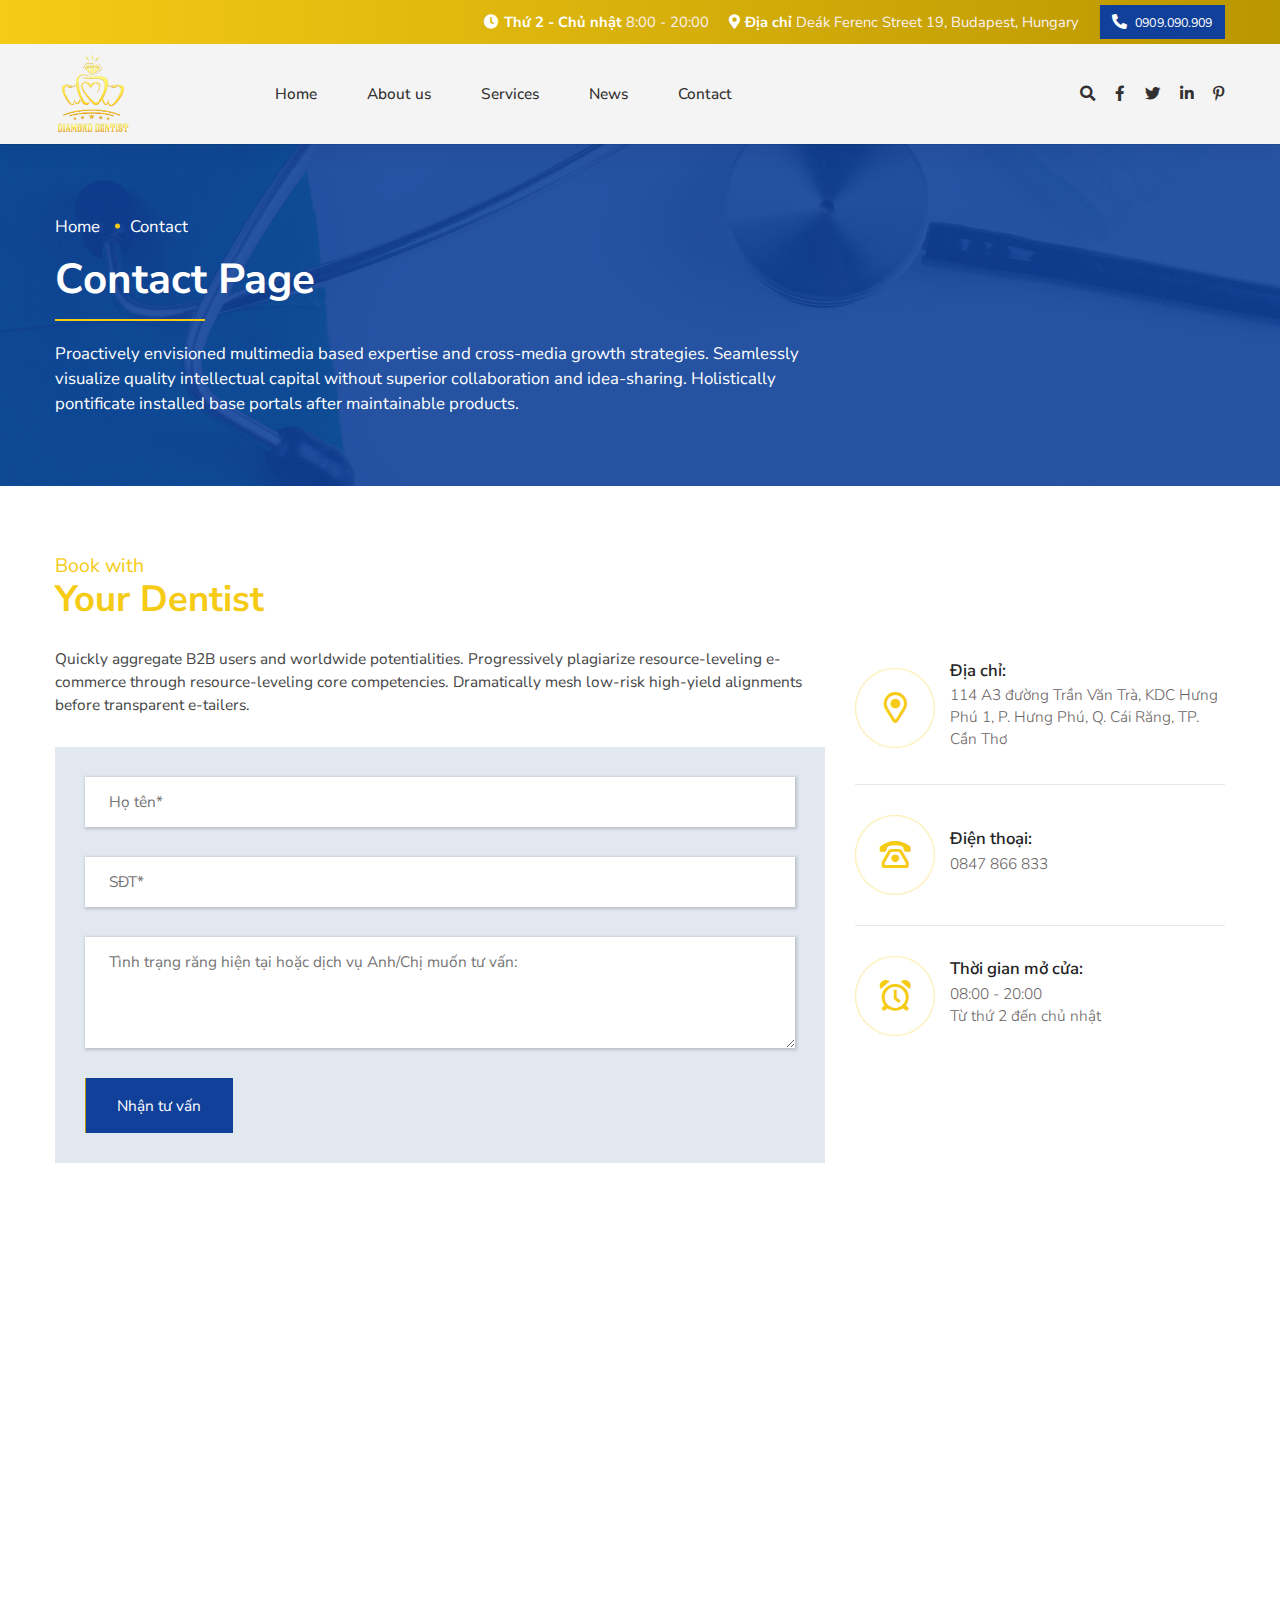
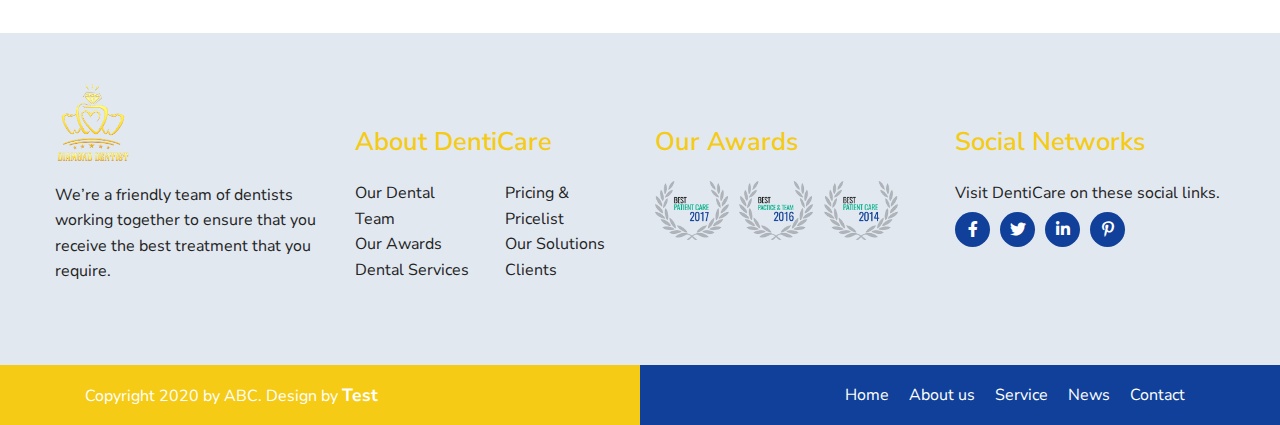
<file: nhakhoa/contact.html>
<!DOCTYPE html>
<html lang="en">
<head>
	<title>Caren</title>
	<meta charset="UTF-8">
	<meta http-equiv="Content-Type" content="text/html; charset=UTF-8">
	<meta http-equiv="content-language" content="vi">
	<meta http-equiv="X-UA-Compatible" content="IE=edge">
	<meta name="viewport"
	      content="width=device-width, user-scalable=no, initial-scale=1.0, maximum-scale=1.0, minimum-scale=1.0">
	<link rel="shortcut icon" type="image/png" href="./assets/images/favicon.ico"/>
	
	<link rel="stylesheet" href="./assets/plugins/bootstrap/bootstrap.min.css">
	<link rel="stylesheet" href="./assets/plugins/owlcarousel/owl.carousel.min.css">
	<link rel="stylesheet" href="./assets/plugins/swiper/swiper.min.css">
	<link rel="stylesheet" href="./assets/plugins/fancybox/jquery.fancybox.min.css">
	<link rel="stylesheet" href="./assets/plugins/animate.min.css">
	<link rel="stylesheet" href="./assets/fonts/fontawesome/css/all.min.css">
	<link rel="stylesheet" href="./assets/fonts/flaticon/flaticon.css">
	<link rel="stylesheet" href="./assets/scss/style.css">
</head>
<body>

<div class="search">
	<div class="search-main">
		<form action="">
			<span>
				<input type="text" placeholder="Looking for...">
				<button>
					<i class="fal fa-search"></i>
				</button>
			</span>
		</form>
	</div>
	<div class="search-close">
		<a href="javascript:void(0)" id="close-search">
			<i class="fal fa-times"></i>
		</a>
	</div>
</div>

<header class="header">
	<div class="header-before">
		<div class="header-top">
			<div class="container container-full">
				<div class="row justify-content-lg-end">
					<div class="col-md-12">
						<ul>
							<li class="header-widget header-text">
								<div class="icon">
									<i class="fas fa-clock"></i>
								</div>
								<div class="text">
									Thứ 2 - Chủ nhật
									<span>8:00 - 20:00</span>
								</div>
							</li>
							<li class="header-widget header-text">
								<div class="icon">
									<i class="fas fa-map-marker-alt"></i>
								</div>
								<div class="text">
									Địa chỉ
									<span>Deák Ferenc Street 19, Budapest, Hungary</span>
								</div>
							</li>
							<li class="header-widget header-button">
								<a href="tel:0909090909" class="btn btn-theme btn-small">
									<i class="fas fa-phone-alt"></i>
									0909.090.909
								</a>
							</li>
						</ul>
					</div>
				</div>
			</div>
		</div>
		<div class="header-bottom">
			<div class="container container-full">
				<div class="row align-items-lg-center">
					<div class="col-md-2">
						<div class="header-bottom--left">
							<a href="#">
								<img src="./assets/images/logo.png" alt="">
							</a>
						</div>
					</div>
					<div class="col-md-7">
						<div class="header-bottom--middle">
							<ul>
								<li>
									<a href="index.html">
										Home
									</a>
								</li>
								<li>
									<a href="aboutus.html">
										About us
									</a>
								</li>
								<li>
									<a href="#">
										Services
									</a>
									<ul>
										<li>
											<a href="service.html">
												Service Detail
											</a>
										</li>
										<li>
											<a href="single-service.html">
												Service Single
											</a>
										</li>
										<li>
											<a href="service.html">
												Service Detail
											</a>
										</li>
										<li>
											<a href="single-service.html">
												Service Single
											</a>
										</li>
										<li>
											<a href="service.html">
												Service Detail
											</a>
										</li>
										<li>
											<a href="single-service.html">
												Service Single
											</a>
										</li>
									</ul>
								</li>
								<li>
									<a href="#">
										News
									</a>
									<ul>
										<li>
											<a href="articles.html">
												News Category
											</a>
										</li>
										<li>
											<a href="single-article.html">
												News Single
											</a>
										</li>
									</ul>
								</li>
								<li>
									<a href="contact.html">
										Contact
									</a>
								</li>
							</ul>
						</div>
					</div>
					<div class="col-md-3">
						<div class="header-bottom--right">
							<ul>
								<li>
									<a href="javascript:void(0)" class="open-search">
										<i class="fas fa-search"></i>
									</a>
								</li>
								<li>
									<a href="#">
										<i class="fab fa-facebook-f"></i>
									</a>
								</li>
								<li>
									<a href="#">
										<i class="fab fa-twitter"></i>
									</a>
								</li>
								<li>
									<a href="#">
										<i class="fab fa-linkedin-in"></i>
									</a>
								</li>
								<li>
									<a href="#">
										<i class="fab fa-pinterest-p"></i>
									</a>
								</li>
							</ul>
						</div>
					</div>
				</div>
			</div>
		</div>
		<div class="header-mobile">
			<div class="container">
				<div class="row">
					<div class="col-12">
						<div class="icon-hamburger">
							<div id="hamburger" class="hamburger">
								<span></span>
							</div>
						</div>
						<div class="logo-mobile logo-index d-none">
							<a href="index.html">
								<img src="./assets/images/logo-white.png" alt="">
							</a>
						</div>
						<div class="logo-mobile logo-page">
							<a href="index.html">
								<img src="./assets/images/logo.png" alt="">
							</a>
						</div>
					</div>
				</div>
			</div>
		</div>
	</div>
	<div class="header-after">
		<div class="header-logo">
			<a href="index.html">
				<img src="./assets/images/logo-white.png" alt="">
			</a>
		</div>
		<div class="header-navigation" id="hasMenu">
			<ul>
				<li>
					<a href="index.html">
						Home
					</a>
				</li>
				<li>
					<a href="aboutus.html">
						About us
					</a>
				</li>
				<li>
					<a href="javascript:void(0)">
						Services
					</a>
					<ul>
						<li>
							<a href="service.html">
								Service Detail
							</a>
						</li>
						<li>
							<a href="single-service.html">
								Service Single
							</a>
						</li>
						<li>
							<a href="service.html">
								Service Detail
							</a>
						</li>
						<li>
							<a href="single-service.html">
								Service Single
							</a>
						</li>
						<li>
							<a href="service.html">
								Service Detail
							</a>
						</li>
						<li>
							<a href="single-service.html">
								Service Single
							</a>
						</li>
					</ul>
				</li>
				<li>
					<a href="javascript:void(0)">
						News
					</a>
					<ul>
						<li>
							<a href="articles.html">
								News Category
							</a>
						</li>
						<li>
							<a href="single-article.html">
								News Single
							</a>
						</li>
					</ul>
				</li>
				<li>
					<a href="contact.html">
						Contact
					</a>
				</li>
			</ul>
		</div>
		<div class="header-social">
			<ul>
				<li>
					<a href="javascript:void(0)" class="open-search">
						<i class="fas fa-search"></i>
					</a>
				</li>
				<li>
					<a href="#">
						<i class="fab fa-facebook-f"></i>
					</a>
				</li>
				<li>
					<a href="#">
						<i class="fab fa-twitter"></i>
					</a>
				</li>
				<li>
					<a href="#">
						<i class="fab fa-linkedin-in"></i>
					</a>
				</li>
				<li>
					<a href="#">
						<i class="fab fa-pinterest-p"></i>
					</a>
				</li>
			</ul>
		</div>
		<div class="header-info">
			<ul>
				<li>
					<div class="info-item">
						<div class="info-item--icon">
							<i class="fas fa-clock"></i>
						</div>
						<div class="info-item--content">
							<div class="title">
								Thứ 2 - Chủ nhật
							</div>
							<div class="desc">
								8:00 - 20:00
							</div>
						</div>
					</div>
				</li>
				<li>
					<div class="info-item">
						<div class="info-item--icon">
							<i class="fas fa-map-marker-alt"></i>
						</div>
						<div class="info-item--content">
							<div class="title">
								Địa chỉ
							</div>
							<div class="desc">
								Deák Ferenc Street 19, Budapest, Hungary
							</div>
						</div>
					</div>
				</li>
				<li>
					<div class="info-item">
						<div class="info-item-button">
							<a href="#" class="btn btn-theme">
								<i class="fas fa-phone-alt"></i>
								0909.090.909
							</a>
						</div>
					</div>
				</li>
			</ul>
		</div>
	</div>
</header>

<div id="main">
	<div class="page-contact">
		<div class="breadcrumb-contact" style="background-image: url('./assets/images/breadcrumb-contact.jpg')">
			<div class="breadcrumb-contact--inner">
				<div class="container container-full">
					<div class="row">
						<div class="col-md-8">
							<div class="breadcrumb-contact--breadcrumb">
							<span>
								<a href="index.html">Home</a>
							</span>
								<span>
								<a href="#">Contact</a>
							</span>
							</div>
						</div>
						<div class="col-md-8">
							<div class="headline">
								<div class="title-headline">
									Contact Page
								</div>
								<div class="text-headline">
									Proactively envisioned multimedia based expertise and cross-media growth strategies.
									Seamlessly visualize quality intellectual capital without superior collaboration and
									idea-sharing. Holistically pontificate installed base portals after maintainable
									products.
								</div>
							</div>
						</div>
					</div>
				</div>
			</div>
		</div>
		<div class="contact-form">
			<div class="container container-full">
				<div class="row align-items-lg-center">
					<div class="col-lg-8">
						<div class="contact-form-inner">
							<div class="row">
								<div class="col-12">
									<div class="headline">
										<div class="sub-headline">
											Book with
										</div>
										<div class="title-headline">
											Your Dentist
										</div>
										<div class="text-headline">
											Quickly aggregate B2B users and worldwide potentialities. Progressively
											plagiarize resource-leveling e-commerce through resource-leveling core
											competencies. Dramatically mesh low-risk high-yield alignments before
											transparent e-tailers.
										</div>
									</div>
								</div>
								<div class="col-12">
									<div class="contact-form--form">
										<form action="">
											<span>
												<input type="text" placeholder="Họ tên*">
											</span>
											<span>
												<input type="tel" placeholder="SĐT*">
											</span>
											<span>
												<textarea name="" id="" rows="5"
												          placeholder="Tình trạng răng hiện tại hoặc dịch vụ Anh/Chị muốn tư vấn:"></textarea>
											</span>
											<span>
												<button class=" btn btn-theme">Nhận tư vấn</button>
											</span>
										</form>
									</div>
								</div>
							</div>
						</div>
					</div>
					<div class="col-lg-4">
						<div class="contact-form--list">
							<ul>
								<li>
									<div class="icon"><i class="far fa-map-marker-alt"></i></div>
									<div class="text">
										<span>Địa chỉ:</span>
										<a href="#">
											114 A3 đường Trần Văn Trà, KDC Hưng Phú 1, P. Hưng Phú, Q. Cái Răng, TP. Cần Thơ
										</a>
									</div>
								</li>
								
								<li>
									<div class="icon"><i class="far fa-phone-rotary"></i></div>
									<div class="text">
										<span>Điện thoại:</span>
										<a href="tel:0847866833">
											0847 866 833
										</a>
									</div>
								</li>
								
								<li>
									<div class="icon"><i class="far fa-alarm-clock"></i></div>
									<div class="text">
										<span>Thời gian mở cửa:</span>
										<a href="#">
											08:00 - 20:00 <br>
											Từ thứ 2 đến chủ nhật
										</a>
									</div>
								</li>
							</ul>
						</div>
					</div>
				</div>
			</div>
		</div>
		<div class="contact-map">
			<iframe src="https://www.google.com/maps/embed?pb=!1m18!1m12!1m3!1d3928.9867678383866!2d105.78579437363479!3d10.017950135174386!2m3!1f0!2f0!3f0!3m2!1i1024!2i768!4f13.1!3m3!1m2!1s0x31a0628396c6cfad%3A0x8268bf3a3967d120!2zMTE0IFRy4bqnbiBWxINuIFRyw6AsIEjGsG5nIFBow7osIEPDoWkgUsSDbmcsIEPhuqduIFRoxqEsIFZp4buHdCBOYW0!5e0!3m2!1svi!2s!4v1608905572804!5m2!1svi!2s"
			        width="600" height="450" frameborder="0" style="border:0;" allowfullscreen="" aria-hidden="false"
			        tabindex="0"></iframe>
		</div>
	</div>
</div>
<footer class="footer">
	<div class="footer-top">
		<div class="container container-full">
			<div class="row">
				<div class="col-md-6 col-lg-3">
					<div class="footer-column">
						<div class="logo">
							<a href="index.html">
								<img src="./assets/images/logo.png" alt="">
							</a>
						</div>
						<div class="text">
							We’re a friendly team of dentists working together to ensure that you receive the best
							treatment that you require.
						</div>
					</div>
				</div>
				<div class="col-md-6 col-lg-3">
					<div class="footer-column">
						<div class="title">
							About DentiCare
						</div>
						<div class="list">
							<div class="row">
								<div class="col-6">
									<a href="">
										Our Dental Team
									</a>
								</div>
								<div class="col-6">
									<a href="">
										Pricing & Pricelist
									</a>
								</div>
								<div class="col-6">
									<a href="">
										Our Awards
									</a>
								</div>
								<div class="col-6">
									<a href="">
										Our Solutions
									</a>
								</div>
								<div class="col-6">
									<a href="">
										Dental Services
									</a>
								</div>
								<div class="col-6">
									<a href="">
										Clients
									</a>
								</div>
							</div>
						</div>
					</div>
				</div>
				<div class="col-md-6 col-lg-3">
					<div class="footer-column">
						<div class="title">
							Our Awards
						</div>
						<div class="image">
							<img src="./assets/images/footer-awards.png" alt="">
						</div>
					</div>
				</div>
				<div class="col-md-6 col-lg-3">
					<div class="footer-column">
						<div class="title">
							Social Networks
						</div>
						<div class="text">
							Visit DentiCare on these social links.
						</div>
						<div class="social">
							<ul>
								<li>
									<a href="#">
										<i class="fab fa-facebook-f"></i>
									</a>
								</li>
								<li>
									<a href="#">
										<i class="fab fa-twitter"></i>
									</a>
								</li>
								<li>
									<a href="#">
										<i class="fab fa-linkedin-in"></i>
									</a>
								</li>
								<li>
									<a href="#">
										<i class="fab fa-pinterest-p"></i>
									</a>
								</li>
							</ul>
						</div>
					</div>
				</div>
			</div>
		</div>
	</div>
	<div class="footer-bottom">
		<div class="row no-gutters">
			<div class="col-lg-6">
				<div class="footer-column--left">
					<div class="copyright">
						Copyright 2020 by ABC. Design by <a href="">Test</a>
					</div>
				</div>
			</div>
			<div class="col-lg-6">
				<div class="footer-column--right">
					<div class="list">
						<ul>
							<li>
								<a href="aboutus.html">
									Home
								</a>
							</li>
							<li>
								<a href="aboutus.html">
									About us
								</a>
							</li>
							<li>
								<a href="service.html">
									Service
								</a>
							</li>
							<li>
								<a href="aboutus.html">
									News
								</a>
							</li>
							<li>
								<a href="aboutus.html">
									Contact
								</a>
							</li>
						</ul>
					</div>
				</div>
			</div>
		</div>
	</div>
</footer>
<script type="text/javascript" src="./assets/plugins/jquery.min.js"></script>
<script type="text/javascript" src="./assets/plugins/bootstrap/popper.min.js"></script>
<script type="text/javascript" src="./assets/plugins/bootstrap/bootstrap.min.js"></script>
<script type="text/javascript" src="./assets/plugins/owlcarousel/owl.carousel.min.js"></script>
<script type="text/javascript" src="./assets/plugins/swiper/swiper.min.js"></script>
<script type="text/javascript" src="./assets/plugins/fancybox/jquery.fancybox.min.js"></script>
<script type="text/javascript" src="./assets/plugins/theme-script.js"></script>

<div id="fb-root"></div>
<script async defer crossorigin="anonymous" src="https://connect.facebook.net/vi_VN/sdk.js#xfbml=1&version=v9.0"
        nonce="bMpej54a"></script>

<a href="javascript:void(0)" id="return-to-top" style="display: none;">
	<i class="far fa-long-arrow-alt-up"></i>
</a>
</body>
</html>
</file>
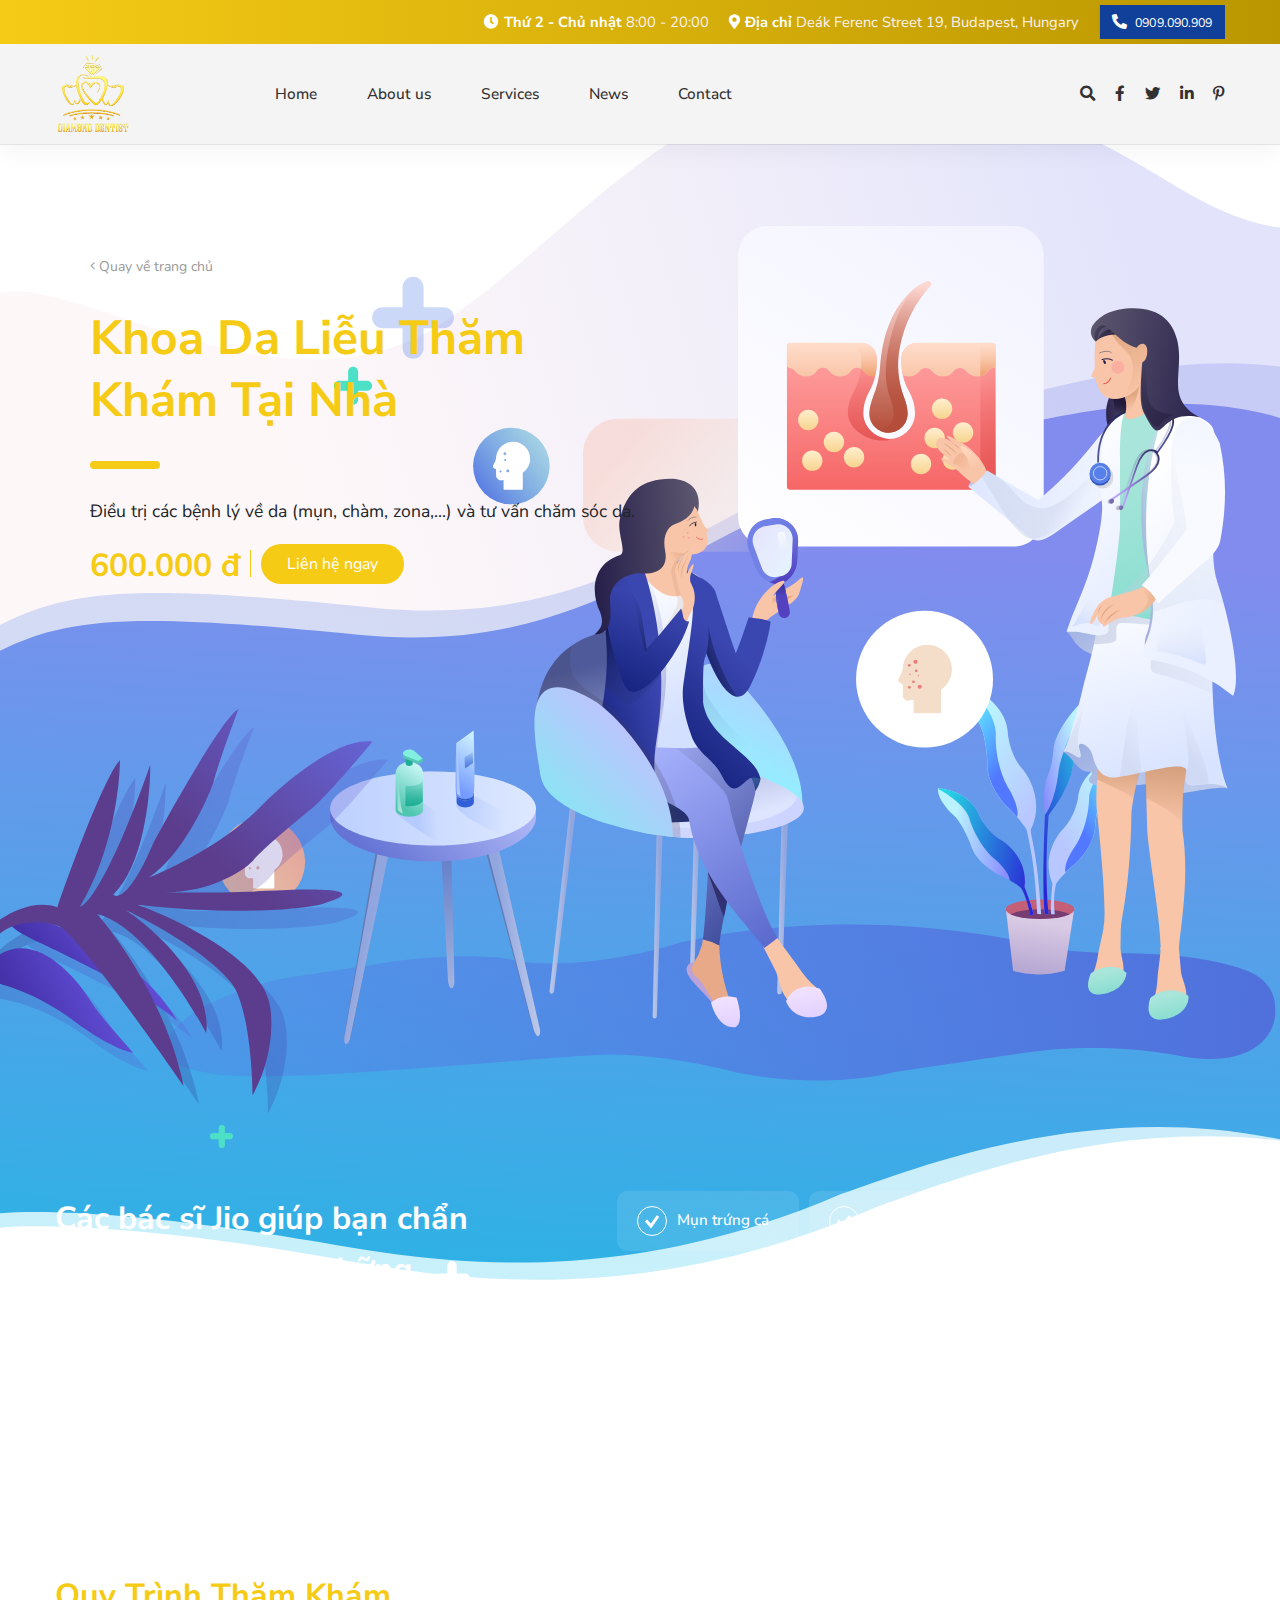
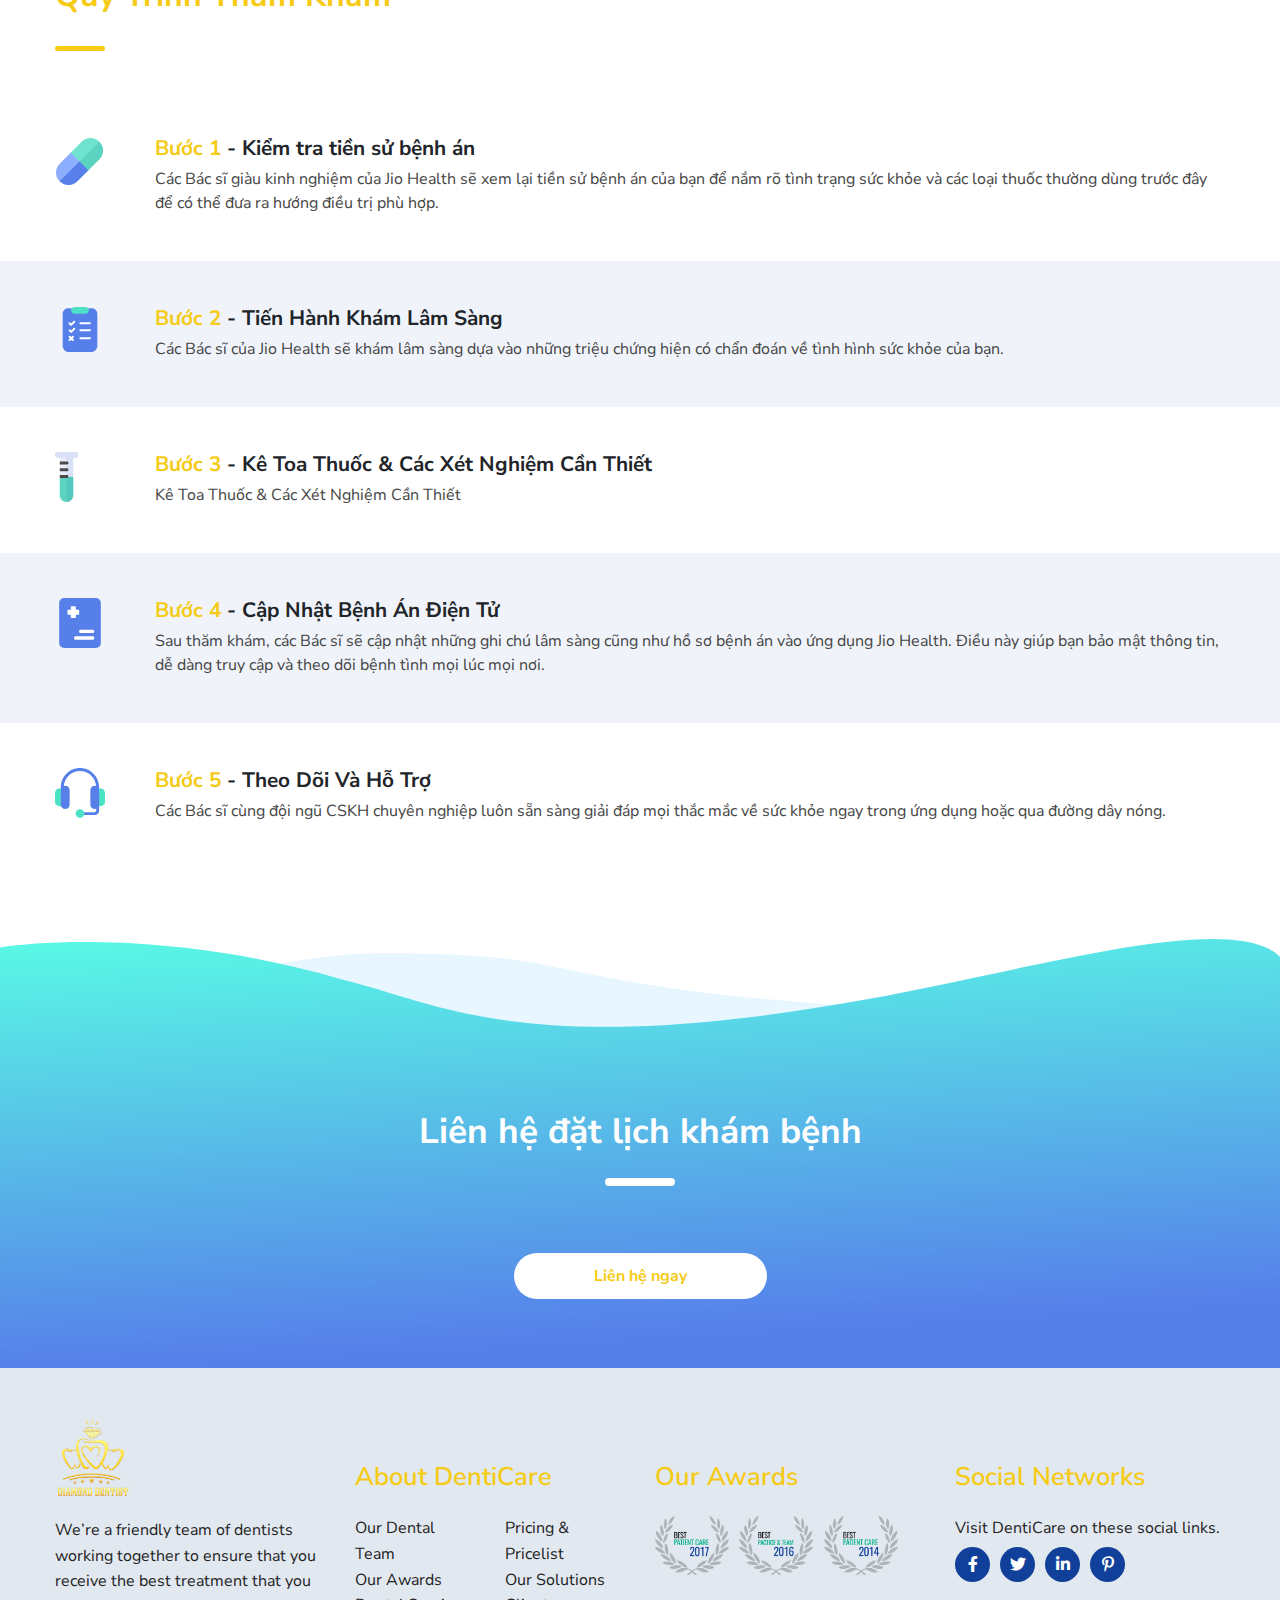
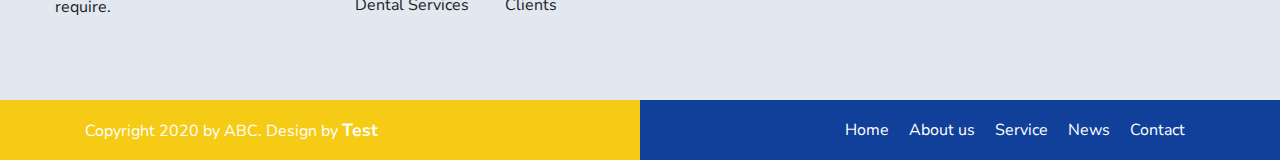
<file: nhakhoa/service.html>
<!DOCTYPE html>
<html lang="en">
<head>
	<title>Caren</title>
	<meta charset="UTF-8">
	<meta http-equiv="Content-Type" content="text/html; charset=UTF-8">
	<meta http-equiv="content-language" content="vi">
	<meta http-equiv="X-UA-Compatible" content="IE=edge">
	<meta name="viewport"
	      content="width=device-width, user-scalable=no, initial-scale=1.0, maximum-scale=1.0, minimum-scale=1.0">
	<link rel="shortcut icon" type="image/png" href="./assets/images/favicon.ico"/>
	
	<link rel="stylesheet" href="./assets/plugins/bootstrap/bootstrap.min.css">
	<link rel="stylesheet" href="./assets/plugins/owlcarousel/owl.carousel.min.css">
	<link rel="stylesheet" href="./assets/plugins/swiper/swiper.min.css">
	<link rel="stylesheet" href="./assets/plugins/fancybox/jquery.fancybox.min.css">
	<link rel="stylesheet" href="./assets/plugins/animate.min.css">
	<link rel="stylesheet" href="./assets/fonts/fontawesome/css/all.min.css">
	<link rel="stylesheet" href="./assets/fonts/flaticon/flaticon.css">
	<link rel="stylesheet" href="./assets/scss/style.css">
</head>
<body>
<div class="search">
	<div class="search-main">
		<form action="">
			<span>
				<input type="text" placeholder="Looking for...">
				<button>
					<i class="fal fa-search"></i>
				</button>
			</span>
		</form>
	</div>
	<div class="search-close">
		<a href="javascript:void(0)" id="close-search">
			<i class="fal fa-times"></i>
		</a>
	</div>
</div>

<header class="header">
	<div class="header-before">
		<div class="header-top">
			<div class="container container-full">
				<div class="row justify-content-lg-end">
					<div class="col-md-12">
						<ul>
							<li class="header-widget header-text">
								<div class="icon">
									<i class="fas fa-clock"></i>
								</div>
								<div class="text">
									Thứ 2 - Chủ nhật
									<span>8:00 - 20:00</span>
								</div>
							</li>
							<li class="header-widget header-text">
								<div class="icon">
									<i class="fas fa-map-marker-alt"></i>
								</div>
								<div class="text">
									Địa chỉ
									<span>Deák Ferenc Street 19, Budapest, Hungary</span>
								</div>
							</li>
							<li class="header-widget header-button">
								<a href="tel:0909090909" class="btn btn-theme btn-small">
									<i class="fas fa-phone-alt"></i>
									0909.090.909
								</a>
							</li>
						</ul>
					</div>
				</div>
			</div>
		</div>
		<div class="header-bottom">
			<div class="container container-full">
				<div class="row align-items-lg-center">
					<div class="col-md-2">
						<div class="header-bottom--left">
							<a href="#">
								<img src="./assets/images/logo.png" alt="">
							</a>
						</div>
					</div>
					<div class="col-md-7">
						<div class="header-bottom--middle">
							<ul>
								<li>
									<a href="index.html">
										Home
									</a>
								</li>
								<li>
									<a href="aboutus.html">
										About us
									</a>
								</li>
								<li>
									<a href="#">
										Services
									</a>
									<ul>
										<li>
											<a href="service.html">
												Service Detail
											</a>
										</li>
										<li>
											<a href="single-service.html">
												Service Single
											</a>
										</li>
										<li>
											<a href="service.html">
												Service Detail
											</a>
										</li>
										<li>
											<a href="single-service.html">
												Service Single
											</a>
										</li>
										<li>
											<a href="service.html">
												Service Detail
											</a>
										</li>
										<li>
											<a href="single-service.html">
												Service Single
											</a>
										</li>
									</ul>
								</li>
								<li>
									<a href="#">
										News
									</a>
									<ul>
										<li>
											<a href="articles.html">
												News Category
											</a>
										</li>
										<li>
											<a href="single-article.html">
												News Single
											</a>
										</li>
									</ul>
								</li>
								<li>
									<a href="contact.html">
										Contact
									</a>
								</li>
							</ul>
						</div>
					</div>
					<div class="col-md-3">
						<div class="header-bottom--right">
							<ul>
								<li>
									<a href="javascript:void(0)" class="open-search">
										<i class="fas fa-search"></i>
									</a>
								</li>
								<li>
									<a href="#">
										<i class="fab fa-facebook-f"></i>
									</a>
								</li>
								<li>
									<a href="#">
										<i class="fab fa-twitter"></i>
									</a>
								</li>
								<li>
									<a href="#">
										<i class="fab fa-linkedin-in"></i>
									</a>
								</li>
								<li>
									<a href="#">
										<i class="fab fa-pinterest-p"></i>
									</a>
								</li>
							</ul>
						</div>
					</div>
				</div>
			</div>
		</div>
		<div class="header-mobile">
			<div class="container">
				<div class="row">
					<div class="col-12">
						<div class="icon-hamburger">
							<div id="hamburger" class="hamburger">
								<span></span>
							</div>
						</div>
						<div class="logo-mobile logo-index d-none">
							<a href="index.html">
								<img src="./assets/images/logo-white.png" alt="">
							</a>
						</div>
						<div class="logo-mobile logo-page">
							<a href="index.html">
								<img src="./assets/images/logo.png" alt="">
							</a>
						</div>
					</div>
				</div>
			</div>
		</div>
	</div>
	<div class="header-after">
		<div class="header-logo">
			<a href="index.html">
				<img src="./assets/images/logo-white.png" alt="">
			</a>
		</div>
		<div class="header-navigation" id="hasMenu">
			<ul>
				<li>
					<a href="index.html">
						Home
					</a>
				</li>
				<li>
					<a href="aboutus.html">
						About us
					</a>
				</li>
				<li>
					<a href="javascript:void(0)">
						Services
					</a>
					<ul>
						<li>
							<a href="service.html">
								Service Detail
							</a>
						</li>
						<li>
							<a href="single-service.html">
								Service Single
							</a>
						</li>
						<li>
							<a href="service.html">
								Service Detail
							</a>
						</li>
						<li>
							<a href="single-service.html">
								Service Single
							</a>
						</li>
						<li>
							<a href="service.html">
								Service Detail
							</a>
						</li>
						<li>
							<a href="single-service.html">
								Service Single
							</a>
						</li>
					</ul>
				</li>
				<li>
					<a href="javascript:void(0)">
						News
					</a>
					<ul>
						<li>
							<a href="articles.html">
								News Category
							</a>
						</li>
						<li>
							<a href="single-article.html">
								News Single
							</a>
						</li>
					</ul>
				</li>
				<li>
					<a href="contact.html">
						Contact
					</a>
				</li>
			</ul>
		</div>
		<div class="header-social">
			<ul>
				<li>
					<a href="javascript:void(0)" class="open-search">
						<i class="fas fa-search"></i>
					</a>
				</li>
				<li>
					<a href="#">
						<i class="fab fa-facebook-f"></i>
					</a>
				</li>
				<li>
					<a href="#">
						<i class="fab fa-twitter"></i>
					</a>
				</li>
				<li>
					<a href="#">
						<i class="fab fa-linkedin-in"></i>
					</a>
				</li>
				<li>
					<a href="#">
						<i class="fab fa-pinterest-p"></i>
					</a>
				</li>
			</ul>
		</div>
		<div class="header-info">
			<ul>
				<li>
					<div class="info-item">
						<div class="info-item--icon">
							<i class="fas fa-clock"></i>
						</div>
						<div class="info-item--content">
							<div class="title">
								Thứ 2 - Chủ nhật
							</div>
							<div class="desc">
								8:00 - 20:00
							</div>
						</div>
					</div>
				</li>
				<li>
					<div class="info-item">
						<div class="info-item--icon">
							<i class="fas fa-map-marker-alt"></i>
						</div>
						<div class="info-item--content">
							<div class="title">
								Địa chỉ
							</div>
							<div class="desc">
								Deák Ferenc Street 19, Budapest, Hungary
							</div>
						</div>
					</div>
				</li>
				<li>
					<div class="info-item">
						<div class="info-item-button">
							<a href="#" class="btn btn-theme">
								<i class="fas fa-phone-alt"></i>
								0909.090.909
							</a>
						</div>
					</div>
				</li>
			</ul>
		</div>
	</div>
</header>

<div id="main">
	<div class="page-service">
		<div class="service-bg" style="background-image: url('./assets/images/bg-service.svg')"></div>
		<div class="service-banner">
			<div class="service-banner--content">
				<div class="inner">
					<a href="index.html">
						<i class="fal fa-angle-left"></i>
						Quay về trang chủ
					</a>
					<div class="main">
						<div class="title">
							<h3>
								Khoa Da Liễu
								Thăm Khám Tại Nhà
							</h3>
						</div>
						<div class="separator"></div>
						<div class="sub-text">
							Điều trị các bệnh lý về da (mụn, chàm, zona,...) và tư vấn chăm sóc da.
						</div>
						<div class="price">
							<div class="left">
								<h5>600.000 đ</h5>
							</div>
							<div class="right">
								<a href="">
									Liên hệ ngay
								</a>
							</div>
						</div>
					</div>
				</div>
			</div>
			<img src="./assets/images/decor-service.svg" alt="">
			<div class="service-banner-image">
				<img src="./assets/images/image-service.svg" alt="">
			</div>
		</div>
		<div class="service-box">
			<div class="container container-full">
				<div class="row">
					<div class="col-md-6 col-lg-5 box-content">
						<div class="decor-1">
							<img src="./assets/images/teal-plus-icon.svg">
						</div>
						<div class="decor-2">
							<img src="./assets/images/white-plus-icon.svg"></div>
						<div class="title">
							Các bác sĩ Jio giúp bạn chẩn đoán & chăm sóc những bệnh lý da liễu sau
						</div>
					</div>
					<div class="col-md-6 col-lg-7 box-list">
						<div class="row justify-content-center row-5">
							<div class="col-12 col-md-auto">
								<div class="item">
									<img src="./assets/images/check-white-icon.svg">
									<h3>Mụn trứng cá</h3>
								</div>
							</div>
							<div class="col-12 col-md-auto">
								<div class="item">
									<img src="./assets/images/check-white-icon.svg">
									<h3>Nhiễm trùng da</h3>
								</div>
							</div>
							<div class="col-12 col-md-auto">
								<div class="item">
									<img src="./assets/images/check-white-icon.svg">
									<h3>Vẩy nến</h3>
								</div>
							</div>
							<div class="col-12 col-md-auto">
								<div class="item">
									<img src="./assets/images/check-white-icon.svg">
									<h3>Phòng ngừa ưng thư da</h3>
								</div>
							</div>
							<div class="col-12 col-md-auto">
								<div class="item">
									<img src="./assets/images/check-white-icon.svg">
									<h3>Rối loạn sắc tố da</h3>
								</div>
							</div>
						</div>
					</div>
				</div>
			</div>
		</div>
		<div class="service-progress">
			<div class="heading">
				<div class="container container-full">
					<div class="row">
						<div class="col-12">
							<h2>
								Quy Trình Thăm Khám
							</h2>
						</div>
					</div>
				</div>
			</div>
			<div class="content">
				<div class="item">
					<div class="container container-full">
						<div class="row">
							<div class="col-md-1">
								<div class="icon">
									<img src="./assets/images/treatment-icon.svg" alt="">
								</div>
							</div>
							<div class="col-md-11">
								<div class="info">
									<h6>
										<span>Bước 1</span>
										- Kiểm tra tiền sử bệnh án
									</h6>
									<p>
										Các Bác sĩ giàu kinh nghiệm của Jio Health sẽ xem lại tiền sử bệnh án của bạn để
										nắm rõ tình trạng sức khỏe và các loại thuốc thường dùng trước đây để có thể đưa
										ra hướng điều trị phù hợp.
									</p>
								</div>
							</div>
						</div>
					</div>
				</div>
				<div class="item">
					<div class="container container-full">
						<div class="row">
							<div class="col-md-1">
								<div class="icon">
									<img src="./assets/images/examine-icon.svg" alt="">
								</div>
							</div>
							<div class="col-md-11">
								<div class="info">
									<h6>
										<span>Bước 2</span>
										- Tiến Hành Khám Lâm Sàng
									</h6>
									<p>
										Các Bác sĩ của Jio Health sẽ khám lâm sàng dựa vào những triệu chứng hiện có
										chẩn đoán về tình hình sức khỏe của bạn.
									</p>
								</div>
							</div>
						</div>
					</div>
				</div>
				<div class="item">
					<div class="container container-full">
						<div class="row">
							<div class="col-md-1">
								<div class="icon">
									<img src="./assets/images/lab-icon.svg" alt="">
								</div>
							</div>
							<div class="col-md-11">
								<div class="info">
									<h6>
										<span>Bước 3</span>
										- Kê Toa Thuốc & Các Xét Nghiệm Cần Thiết
									</h6>
									<p>
										Kê Toa Thuốc & Các Xét Nghiệm Cần Thiết
									</p>
								</div>
							</div>
						</div>
					</div>
				</div>
				<div class="item">
					<div class="container container-full">
						<div class="row">
							<div class="col-md-1">
								<div class="icon">
									<img src="./assets/images/personalized-note-icon.svg" alt="">
								</div>
							</div>
							<div class="col-md-11">
								<div class="info">
									<h6>
										<span>Bước 4</span>
										- Cập Nhật Bệnh Án Điện Tử
									</h6>
									<p>
										Sau thăm khám, các Bác sĩ sẽ cập nhật những ghi chú lâm sàng cũng như hồ sơ bệnh
										án vào ứng dụng Jio Health. Điều này giúp bạn bảo mật thông tin, dễ dàng truy
										cập và theo dõi bệnh tình mọi lúc mọi nơi.
									</p>
								</div>
							</div>
						</div>
					</div>
				</div>
				<div class="item">
					<div class="container container-full">
						<div class="row">
							<div class="col-md-1">
								<div class="icon">
									<img src="./assets/images/support-icon.svg" alt="">
								</div>
							</div>
							<div class="col-md-11">
								<div class="info">
									<h6>
										<span>Bước 5</span>
										- Theo Dõi Và Hỗ Trợ
									</h6>
									<p>
										Các Bác sĩ cùng đội ngũ CSKH chuyên nghiệp luôn sẵn sàng giải đáp mọi thắc mắc
										về sức khỏe ngay trong ứng dụng hoặc qua đường dây nóng.
									</p>
								</div>
							</div>
						</div>
					</div>
				</div>
			</div>
		</div>
		<div class="service-footer"
		     style="background-image: url('./assets/images/footer-service.svg')">
			<div class="container container-full">
				<div class="row">
					<div class="col-12 pt-5 text-center">
						<div class="_content">
							<div class="title-white">
								Liên hệ đặt lịch khám bệnh
							</div>
						</div>
					</div>
					<div class="col-12 mt-5 text-center">
						<a href="contact.html" class="btn-style btn-light">
							Liên hệ ngay
						</a>
					</div>
				</div>
			</div>
		</div>
	</div>
</div>
<footer class="footer">
	<div class="footer-top">
		<div class="container container-full">
			<div class="row">
				<div class="col-md-6 col-lg-3">
					<div class="footer-column">
						<div class="logo">
							<a href="index.html">
								<img src="./assets/images/logo.png" alt="">
							</a>
						</div>
						<div class="text">
							We’re a friendly team of dentists working together to ensure that you receive the best
							treatment that you require.
						</div>
					</div>
				</div>
				<div class="col-md-6 col-lg-3">
					<div class="footer-column">
						<div class="title">
							About DentiCare
						</div>
						<div class="list">
							<div class="row">
								<div class="col-6">
									<a href="">
										Our Dental Team
									</a>
								</div>
								<div class="col-6">
									<a href="">
										Pricing & Pricelist
									</a>
								</div>
								<div class="col-6">
									<a href="">
										Our Awards
									</a>
								</div>
								<div class="col-6">
									<a href="">
										Our Solutions
									</a>
								</div>
								<div class="col-6">
									<a href="">
										Dental Services
									</a>
								</div>
								<div class="col-6">
									<a href="">
										Clients
									</a>
								</div>
							</div>
						</div>
					</div>
				</div>
				<div class="col-md-6 col-lg-3">
					<div class="footer-column">
						<div class="title">
							Our Awards
						</div>
						<div class="image">
							<img src="./assets/images/footer-awards.png" alt="">
						</div>
					</div>
				</div>
				<div class="col-md-6 col-lg-3">
					<div class="footer-column">
						<div class="title">
							Social Networks
						</div>
						<div class="text">
							Visit DentiCare on these social links.
						</div>
						<div class="social">
							<ul>
								<li>
									<a href="#">
										<i class="fab fa-facebook-f"></i>
									</a>
								</li>
								<li>
									<a href="#">
										<i class="fab fa-twitter"></i>
									</a>
								</li>
								<li>
									<a href="#">
										<i class="fab fa-linkedin-in"></i>
									</a>
								</li>
								<li>
									<a href="#">
										<i class="fab fa-pinterest-p"></i>
									</a>
								</li>
							</ul>
						</div>
					</div>
				</div>
			</div>
		</div>
	</div>
	<div class="footer-bottom">
		<div class="row no-gutters">
			<div class="col-lg-6">
				<div class="footer-column--left">
					<div class="copyright">
						Copyright 2020 by ABC. Design by <a href="">Test</a>
					</div>
				</div>
			</div>
			<div class="col-lg-6">
				<div class="footer-column--right">
					<div class="list">
						<ul>
							<li>
								<a href="aboutus.html">
									Home
								</a>
							</li>
							<li>
								<a href="aboutus.html">
									About us
								</a>
							</li>
							<li>
								<a href="service.html">
									Service
								</a>
							</li>
							<li>
								<a href="aboutus.html">
									News
								</a>
							</li>
							<li>
								<a href="aboutus.html">
									Contact
								</a>
							</li>
						</ul>
					</div>
				</div>
			</div>
		</div>
	</div>
</footer>

<script type="text/javascript" src="./assets/plugins/jquery.min.js"></script>
<script type="text/javascript" src="./assets/plugins/bootstrap/popper.min.js"></script>
<script type="text/javascript" src="./assets/plugins/bootstrap/bootstrap.min.js"></script>
<script type="text/javascript" src="./assets/plugins/owlcarousel/owl.carousel.min.js"></script>
<script type="text/javascript" src="./assets/plugins/swiper/swiper.min.js"></script>
<script type="text/javascript" src="./assets/plugins/fancybox/jquery.fancybox.min.js"></script>
<script type="text/javascript" src="./assets/plugins/theme-script.js"></script>

<div id="fb-root"></div>
<script async defer crossorigin="anonymous" src="https://connect.facebook.net/vi_VN/sdk.js#xfbml=1&version=v9.0"
        nonce="bMpej54a"></script>

<a href="javascript:void(0)" id="return-to-top" style="display: none;">
	<i class="far fa-long-arrow-alt-up"></i>
</a>
</body>
</html>
</file>
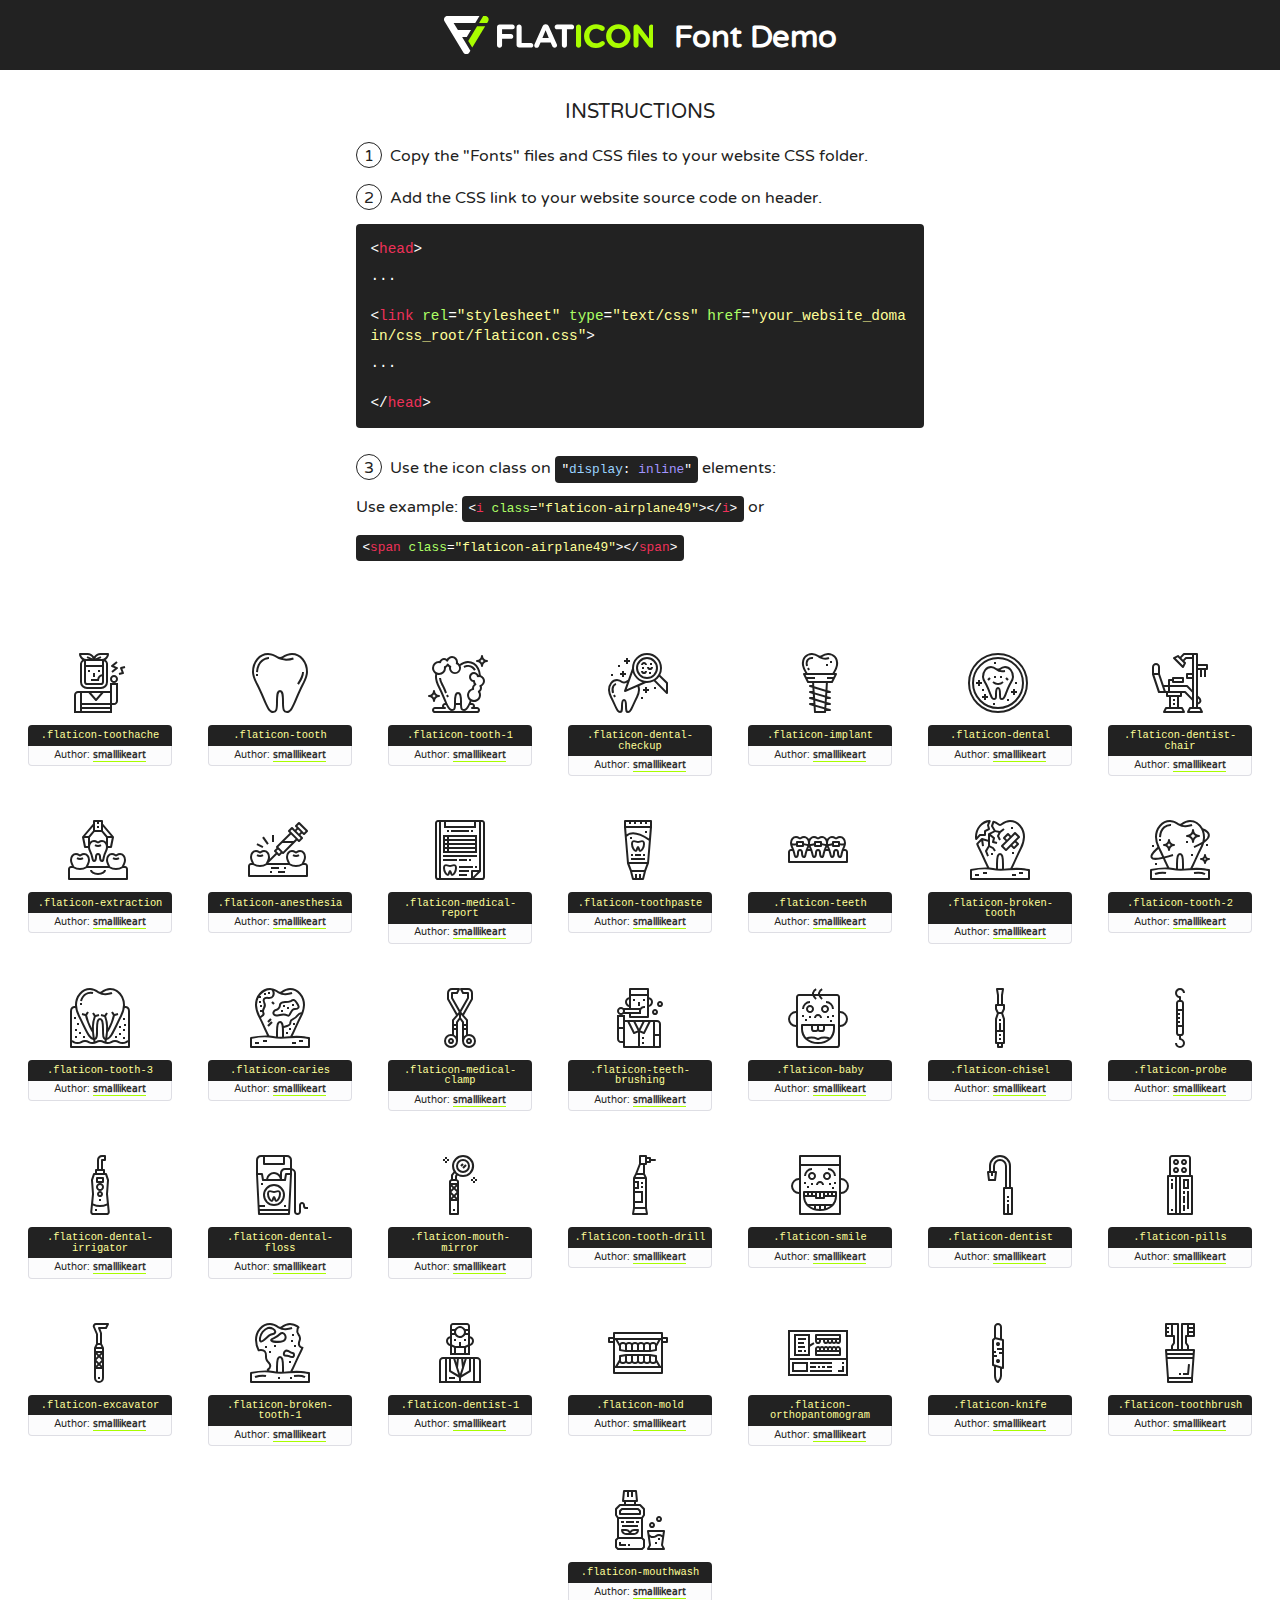
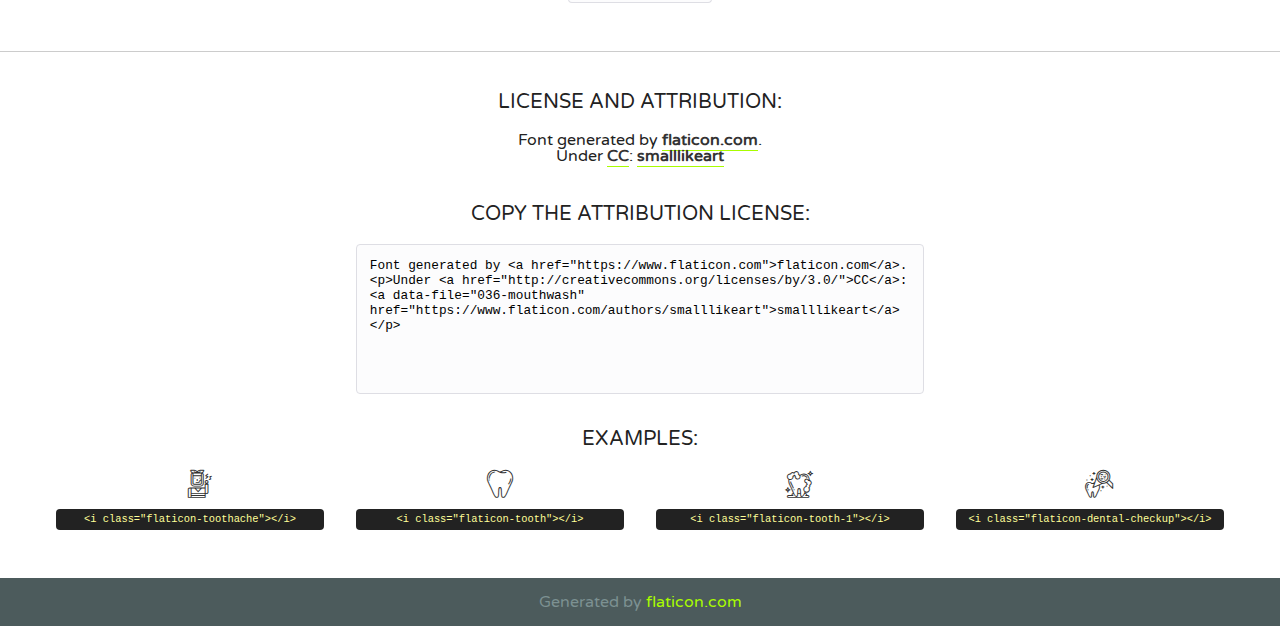
<file: nhakhoa/assets/fonts/flaticon/flaticon.html>
<!DOCTYPE html>
<!--
  Flaticon icon font: Flaticon
  Creation date: 21/12/2020 14:20
-->
<html>
<!DOCTYPE html>
<html>

<head>
    <title>Flaticon WebFont</title>
    <link href="http://fonts.googleapis.com/css?family=Varela+Round" rel="stylesheet" type="text/css" />
    <link rel="stylesheet" type="text/css" href="flaticon.css">
    <meta charset="UTF-8">
    <style>
    html, body, div, span, applet, object, iframe,
    h1, h2, h3, h4, h5, h6, p, blockquote, pre,
    a, abbr, acronym, address, big, cite, code,
    del, dfn, em, img, ins, kbd, q, s, samp,
    small, strike, strong, sub, sup, tt, var,
    b, u, i, center,
    dl, dt, dd, ol, ul, li,
    fieldset, form, label, legend,
    table, caption, tbody, tfoot, thead, tr, th, td,
    article, aside, canvas, details, embed, 
    figure, figcaption, footer, header, hgroup, 
    menu, nav, output, ruby, section, summary,
    time, mark, audio, video {
        margin: 0;
        padding: 0;
        border: 0;
        font-size: 100%;
        font: inherit;
        vertical-align: baseline;
    }
    /* HTML5 display-role reset for older browsers */
    article, aside, details, figcaption, figure, 
    footer, header, hgroup, menu, nav, section {
        display: block;
    }
    body {
        line-height: 1;
    }
    ol, ul {
        list-style: none;
    }
    blockquote, q {
        quotes: none;
    }
    blockquote:before, blockquote:after,
    q:before, q:after {
        content: '';
        content: none;
    }
    table {
        border-collapse: collapse;
        border-spacing: 0;
    }
    body {
        font-family: 'Varela Round', Helvetica, Arial, sans-serif;
        font-size: 16px;
        color: #222;
    }
    a {
        color: #333;
        border-bottom: 1px solid #a9fd00;
        font-weight: bold;
        text-decoration: none;
    }
    * {
        -moz-box-sizing: border-box;
        -webkit-box-sizing: border-box;
        box-sizing: border-box;
        margin: 0;
        padding: 0;
    }
    [class^="flaticon-"]:before, [class*=" flaticon-"]:before, [class^="flaticon-"]:after, [class*=" flaticon-"]:after {
        font-family: Flaticon;
        font-size: 30px;
        font-style: normal;
        margin-left: 20px;
        color: #333;
    }
    .wrapper {
        max-width: 600px;
        margin: auto;
        padding: 0 1em;
    }
    .title {
        font-size: 1.25em;
        text-align: center;
        margin-bottom: 1em;
        text-transform: uppercase;
    }
    header {
        text-align: center;
        background-color: #222;
        color: #fff;
        padding: 1em;
    }
    header .logo {
        width: 210px;
        height: 38px;
        display: inline-block;
        vertical-align: middle;
        margin-right: 1em;
        border: none;
    }
    header strong {
        font-size: 1.95em;
        font-weight: bold;
        vertical-align: middle;
        margin-top: 5px;
        display: inline-block;
    }
    .demo {
        margin: 2em auto;
        line-height: 1.25em;
    }
    .demo ul li {
        margin-bottom: 1em;
    }
    .demo ul li .num {
        color: #222;
        border-radius: 20px;
        display: inline-block;
        width: 26px;
        padding: 3px;
        height: 26px;
        text-align: center;
        margin-right: 0.5em;
        border: 1px solid #222;
    }
    .demo ul li code {
        background-color: #222;
        border-radius: 4px;
        padding: 0.25em 0.5em;
        display: inline-block;
        color: #fff;
        font-family: Consolas,Monaco,Lucida Console,Liberation Mono,DejaVu Sans Mono,Bitstream Vera Sans Mono,Courier New, monospace;
        font-weight: lighter;
        margin-top: 1em;
        font-size: 0.8em;
        word-break: break-all;
    }
    .demo ul li code.big {
        padding: 1em;
        font-size: 0.9em;
    }
    .demo ul li code .red {
        color: #EF3159;
    }
    .demo ul li code .green {
        color: #ACFF65;
    }
    .demo ul li code .yellow {
        color: #FFFF99;
    }
    .demo ul li code .blue {
        color: #99D3FF;
    }
    .demo ul li code .purple {
        color: #A295FF;
    }
    .demo ul li code .dots {
        margin-top: 0.5em;
        display: block;
    }
    #glyphs {
        border-bottom: 1px solid #ccc;
        padding: 2em 0;
        text-align: center;
    }
    .glyph {
        display: inline-block;
        width: 9em;
        margin: 1em;
        text-align: center;
        vertical-align: top;
        background: #FFF;
    }
    .glyph .glyph-icon {
        padding: 10px;
        display: block;
        font-family:"Flaticon";
        font-size: 64px;
        line-height: 1;
    }
    .glyph .glyph-icon:before {
        font-size: 64px;
        color: #222;
        margin-left: 0;
    }
    .class-name {
        font-size: 0.65em;
        background-color: #222;
        color: #fff;
        border-radius: 4px 4px 0 0;
        padding: 0.5em;
        color: #FFFF99;
        font-family: Consolas,Monaco,Lucida Console,Liberation Mono,DejaVu Sans Mono,Bitstream Vera Sans Mono,Courier New, monospace;
    }
    .author-name {
        font-size: 0.6em;
        background-color: #fcfcfd;
        border: 1px solid #DEDEE4;
        border-top: 0;
        border-radius: 0 0 4px 4px;
        padding: 0.5em;
    }
    .class-name:last-child {
        font-size: 10px;
        color:#888;
    }
    .class-name:last-child a {
        font-size: 10px;
        color:#555;
    }
    .class-name:last-child a:hover {
        color:#a9fd00;
    }
    .glyph > input {
        display: block;
        width: 100px;
        margin: 5px auto;
        text-align: center;
        font-size: 12px;
        cursor: text;
    }
    .glyph > input.icon-input {
        font-family:"Flaticon";
        font-size: 16px;
        margin-bottom: 10px;
    }
    .attribution .title {
        margin-top: 2em;
    }
    .attribution textarea {
        background-color: #fcfcfd;
        padding: 1em;
        border: none;
        box-shadow: none;
        border: 1px solid #DEDEE4;
        border-radius: 4px;
        resize: none;
        width: 100%;
        height: 150px;
        font-size: 0.8em;
        font-family: Consolas,Monaco,Lucida Console,Liberation Mono,DejaVu Sans Mono,Bitstream Vera Sans Mono,Courier New, monospace;
        -webkit-appearance: none;
    }
    .iconsuse {
        margin: 2em auto;
        text-align: center;
        max-width: 1200px;
    }
    .iconsuse:after {
        content: '';
        display: table;
        clear: both;
    }
    .iconsuse .image {
        float: left;
        width: 25%;
        padding: 0 1em;
    }
    .iconsuse .image p {
        margin-bottom: 1em;
    }
    .iconsuse .image span {
        display: block;
        font-size: 0.65em;
        background-color: #222;
        color: #fff;
        border-radius: 4px;
        padding: 0.5em;
        color: #FFFF99;
        margin-top: 1em;
        font-family: Consolas,Monaco,Lucida Console,Liberation Mono,DejaVu Sans Mono,Bitstream Vera Sans Mono,Courier New, monospace;
    }
    #footer {
        text-align: center;
        background-color: #4C5B5C;
        color: #7c9192;
        padding: 1em;
    }
    #footer a {
        border: none;
        color: #a9fd00;
        font-weight: normal;
    }
    @media (max-width: 960px) {
        .iconsuse .image {
            width: 50%;
        }
    }
    @media (max-width: 560px) {
        .iconsuse .image {
            width: 100%;
        }
    }
    </style>
</head>

<body class="characters-off">

    <header>
        <a href="https://www.flaticon.com" target="_blank" class="logo">
            <svg version="1.1" xmlns="http://www.w3.org/2000/svg" xmlns:xlink="http://www.w3.org/1999/xlink" xmlns:a="http://ns.adobe.com/AdobeSVGViewerExtensions/3.0/" viewBox="0 0 560.875 102.036" enable-background="new 0 0 560.875 102.036" xml:space="preserve">
                <defs>
                </defs>
                <g>
                    <g class="letters">
                        <path fill="#ffffff" d="M141.596,29.675c0-3.777,2.985-6.767,6.764-6.767h34.438c3.426,0,6.15,2.728,6.15,6.15
                        c0,3.43-2.724,6.149-6.15,6.149h-27.674v13.091h23.719c3.429,0,6.151,2.724,6.151,6.15c0,3.43-2.723,6.149-6.151,6.149h-23.719
                        v17.574c0,3.773-2.986,6.761-6.764,6.761c-3.779,0-6.764-2.989-6.764-6.761V29.675z"></path>
                        <path fill="#ffffff" d="M193.844,29.149c0-3.781,2.985-6.767,6.764-6.767c3.776,0,6.763,2.985,6.763,6.767v42.957h25.039
                        c3.426,0,6.149,2.726,6.149,6.153c0,3.425-2.723,6.15-6.149,6.15h-31.802c-3.779,0-6.764-2.986-6.764-6.768V29.149z"></path>
                        <path fill="#ffffff" d="M241.891,75.71l21.438-48.407c1.492-3.341,4.215-5.357,7.906-5.357h0.792
                        c3.686,0,6.323,2.017,7.815,5.357l21.439,48.407c0.436,0.967,0.701,1.845,0.701,2.723c0,3.602-2.809,6.501-6.414,6.501
                        c-3.161,0-5.269-1.845-6.499-4.655l-4.132-9.661h-27.059l-4.301,10.102c-1.144,2.631-3.426,4.214-6.237,4.214
                        c-3.517,0-6.24-2.81-6.24-6.325C241.1,77.64,241.451,76.677,241.891,75.71z M279.932,58.666l-8.521-20.297l-8.526,20.297H279.932
                        z"></path>
                        <path fill="#ffffff" d="M314.864,35.387H301.86c-3.429,0-6.239-2.813-6.239-6.238c0-3.429,2.811-6.24,6.239-6.24h39.533
                        c3.426,0,6.237,2.811,6.237,6.24c0,3.425-2.811,6.238-6.237,6.238h-13.001v42.785c0,3.773-2.99,6.761-6.764,6.761
                        c-3.779,0-6.764-2.989-6.764-6.761V35.387z"></path>
                        <path fill="#A9FD00" d="M352.615,29.149c0-3.781,2.985-6.767,6.767-6.767c3.774,0,6.761,2.985,6.761,6.767v49.024
                        c0,3.773-2.987,6.761-6.761,6.761c-3.781,0-6.767-2.989-6.767-6.761V29.149z"></path>
                        <path fill="#A9FD00" d="M374.132,53.836v-0.179c0-17.481,13.178-31.801,32.065-31.801c9.22,0,15.459,2.458,20.557,6.238
                        c1.402,1.054,2.637,2.985,2.637,5.357c0,3.692-2.985,6.59-6.681,6.59c-1.845,0-3.071-0.702-4.044-1.319
                        c-3.776-2.813-7.729-4.393-12.562-4.393c-10.364,0-17.831,8.611-17.831,19.154v0.173c0,10.542,7.291,19.329,17.831,19.329
                        c5.715,0,9.492-1.756,13.359-4.834c1.049-0.874,2.458-1.491,4.039-1.491c3.429,0,6.325,2.813,6.325,6.236
                        c0,2.106-1.056,3.78-2.282,4.834c-5.539,4.834-12.036,7.733-21.878,7.733C387.572,85.464,374.132,71.493,374.132,53.836z"></path>
                        <path fill="#A9FD00" d="M433.009,53.836v-0.179c0-17.481,13.79-31.801,32.766-31.801c18.981,0,32.592,14.143,32.592,31.628v0.173
                        c0,17.483-13.785,31.807-32.769,31.807C446.625,85.464,433.009,71.32,433.009,53.836z M484.224,53.836v-0.179
                        c0-10.539-7.725-19.326-18.626-19.326c-10.893,0-18.449,8.611-18.449,19.154v0.173c0,10.542,7.73,19.329,18.626,19.329
                        C476.676,72.986,484.224,64.378,484.224,53.836z"></path>
                        <path fill="#A9FD00" d="M506.233,29.321c0-3.774,2.99-6.763,6.767-6.763h1.401c3.252,0,5.183,1.583,7.029,3.953l26.093,34.265
                        V29.059c0-3.692,2.99-6.677,6.681-6.677c3.683,0,6.671,2.985,6.671,6.677v48.934c0,3.78-2.987,6.765-6.764,6.765h-0.436
                        c-3.257,0-5.188-1.581-7.034-3.953l-27.056-35.492v32.944c0,3.687-2.985,6.676-6.678,6.676c-3.683,0-6.673-2.989-6.673-6.676
                        V29.321z"></path>
                    </g>
                    <g class="insignia">
                        <path fill="#ffffff" d="M48.372,56.137h12.517l11.156-18.537H37.186L25.688,18.539h57.825L94.668,0H9.271
                        C5.925,0,2.842,1.801,1.198,4.716c-1.644,2.907-1.593,6.482,0.134,9.343l50.38,83.501c1.678,2.781,4.689,4.476,7.938,4.476
                        c3.246,0,6.257-1.695,7.935-4.476l2.898-4.804L48.372,56.137z"></path>
                        <g class="i">
                            <path fill="#A9FD00" d="M93.575,18.539h0.031v0.004l21.652,0.004l2.705-4.488c1.727-2.861,1.778-6.436,0.133-9.343
                            C116.454,1.801,113.371,0,110.026,0h-5.294L93.575,18.539z"></path>
                            <polygon fill="#A9FD00" points="88.291,27.356 64.725,66.486 75.519,84.404 109.942,27.356"></polygon>
                        </g>
                    </g>
                </g>
            </svg>
        </a>
        <strong>Font Demo</strong>
    </header>


    <section class="demo wrapper">

        <p class="title">Instructions</p>

        <ul>
            <li>
                <span class="num">1</span>Copy the "Fonts" files and CSS files to your website CSS folder.
            </li>
            <li>
                <span class="num">2</span>Add the CSS link to your website source code on header.
                <code class="big">
                    &lt;<span class="red">head</span>&gt;
                    <br/><span class="dots">...</span>
                    <br/>&lt;<span class="red">link</span> <span class="green">rel</span>=<span class="yellow">"stylesheet"</span> <span class="green">type</span>=<span class="yellow">"text/css"</span> <span class="green">href</span>=<span class="yellow">"your_website_domain/css_root/flaticon.css"</span>&gt;
                    <br/><span class="dots">...</span>
                    <br/>&lt;/<span class="red">head</span>&gt;
                </code>
            </li>

            <li>
                <p>
                    <span class="num">3</span>Use the icon class on <code>"<span class="blue">display</span>:<span class="purple"> inline</span>"</code> elements:
                    <br />
                    Use example: <code>&lt;<span class="red">i</span> <span class="green">class</span>=<span class="yellow">&quot;flaticon-airplane49&quot;</span>&gt;&lt;/<span class="red">i</span>&gt;</code> or <code>&lt;<span class="red">span</span> <span class="green">class</span>=<span class="yellow">&quot;flaticon-airplane49&quot;</span>&gt;&lt;/<span class="red">span</span>&gt;</code>
            </li>
        </ul>

    </section>




   <section id="glyphs">          
    
      
        <div class="glyph"><div class="glyph-icon flaticon-toothache"></div>
            <div class="class-name">.flaticon-toothache</div>
            <div class="author-name">Author: <a data-file="001-toothache" href="https://www.flaticon.com/authors/smalllikeart">smalllikeart</a> </div> 
        </div>        
        
        <div class="glyph"><div class="glyph-icon flaticon-tooth"></div>
            <div class="class-name">.flaticon-tooth</div>
            <div class="author-name">Author: <a data-file="002-tooth" href="https://www.flaticon.com/authors/smalllikeart">smalllikeart</a> </div> 
        </div>        
        
        <div class="glyph"><div class="glyph-icon flaticon-tooth-1"></div>
            <div class="class-name">.flaticon-tooth-1</div>
            <div class="author-name">Author: <a data-file="003-tooth-1" href="https://www.flaticon.com/authors/smalllikeart">smalllikeart</a> </div> 
        </div>        
        
        <div class="glyph"><div class="glyph-icon flaticon-dental-checkup"></div>
            <div class="class-name">.flaticon-dental-checkup</div>
            <div class="author-name">Author: <a data-file="004-dental-checkup" href="https://www.flaticon.com/authors/smalllikeart">smalllikeart</a> </div> 
        </div>        
        
        <div class="glyph"><div class="glyph-icon flaticon-implant"></div>
            <div class="class-name">.flaticon-implant</div>
            <div class="author-name">Author: <a data-file="005-implant" href="https://www.flaticon.com/authors/smalllikeart">smalllikeart</a> </div> 
        </div>        
        
        <div class="glyph"><div class="glyph-icon flaticon-dental"></div>
            <div class="class-name">.flaticon-dental</div>
            <div class="author-name">Author: <a data-file="006-dental" href="https://www.flaticon.com/authors/smalllikeart">smalllikeart</a> </div> 
        </div>        
        
        <div class="glyph"><div class="glyph-icon flaticon-dentist-chair"></div>
            <div class="class-name">.flaticon-dentist-chair</div>
            <div class="author-name">Author: <a data-file="007-dentist-chair" href="https://www.flaticon.com/authors/smalllikeart">smalllikeart</a> </div> 
        </div>        
        
        <div class="glyph"><div class="glyph-icon flaticon-extraction"></div>
            <div class="class-name">.flaticon-extraction</div>
            <div class="author-name">Author: <a data-file="008-extraction" href="https://www.flaticon.com/authors/smalllikeart">smalllikeart</a> </div> 
        </div>        
        
        <div class="glyph"><div class="glyph-icon flaticon-anesthesia"></div>
            <div class="class-name">.flaticon-anesthesia</div>
            <div class="author-name">Author: <a data-file="009-anesthesia" href="https://www.flaticon.com/authors/smalllikeart">smalllikeart</a> </div> 
        </div>        
        
        <div class="glyph"><div class="glyph-icon flaticon-medical-report"></div>
            <div class="class-name">.flaticon-medical-report</div>
            <div class="author-name">Author: <a data-file="010-medical-report" href="https://www.flaticon.com/authors/smalllikeart">smalllikeart</a> </div> 
        </div>        
        
        <div class="glyph"><div class="glyph-icon flaticon-toothpaste"></div>
            <div class="class-name">.flaticon-toothpaste</div>
            <div class="author-name">Author: <a data-file="011-toothpaste" href="https://www.flaticon.com/authors/smalllikeart">smalllikeart</a> </div> 
        </div>        
        
        <div class="glyph"><div class="glyph-icon flaticon-teeth"></div>
            <div class="class-name">.flaticon-teeth</div>
            <div class="author-name">Author: <a data-file="012-teeth" href="https://www.flaticon.com/authors/smalllikeart">smalllikeart</a> </div> 
        </div>        
        
        <div class="glyph"><div class="glyph-icon flaticon-broken-tooth"></div>
            <div class="class-name">.flaticon-broken-tooth</div>
            <div class="author-name">Author: <a data-file="013-broken-tooth" href="https://www.flaticon.com/authors/smalllikeart">smalllikeart</a> </div> 
        </div>        
        
        <div class="glyph"><div class="glyph-icon flaticon-tooth-2"></div>
            <div class="class-name">.flaticon-tooth-2</div>
            <div class="author-name">Author: <a data-file="014-tooth-2" href="https://www.flaticon.com/authors/smalllikeart">smalllikeart</a> </div> 
        </div>        
        
        <div class="glyph"><div class="glyph-icon flaticon-tooth-3"></div>
            <div class="class-name">.flaticon-tooth-3</div>
            <div class="author-name">Author: <a data-file="015-tooth-3" href="https://www.flaticon.com/authors/smalllikeart">smalllikeart</a> </div> 
        </div>        
        
        <div class="glyph"><div class="glyph-icon flaticon-caries"></div>
            <div class="class-name">.flaticon-caries</div>
            <div class="author-name">Author: <a data-file="016-caries" href="https://www.flaticon.com/authors/smalllikeart">smalllikeart</a> </div> 
        </div>        
        
        <div class="glyph"><div class="glyph-icon flaticon-medical-clamp"></div>
            <div class="class-name">.flaticon-medical-clamp</div>
            <div class="author-name">Author: <a data-file="017-medical-clamp" href="https://www.flaticon.com/authors/smalllikeart">smalllikeart</a> </div> 
        </div>        
        
        <div class="glyph"><div class="glyph-icon flaticon-teeth-brushing"></div>
            <div class="class-name">.flaticon-teeth-brushing</div>
            <div class="author-name">Author: <a data-file="018-teeth-brushing" href="https://www.flaticon.com/authors/smalllikeart">smalllikeart</a> </div> 
        </div>        
        
        <div class="glyph"><div class="glyph-icon flaticon-baby"></div>
            <div class="class-name">.flaticon-baby</div>
            <div class="author-name">Author: <a data-file="019-baby" href="https://www.flaticon.com/authors/smalllikeart">smalllikeart</a> </div> 
        </div>        
        
        <div class="glyph"><div class="glyph-icon flaticon-chisel"></div>
            <div class="class-name">.flaticon-chisel</div>
            <div class="author-name">Author: <a data-file="020-chisel" href="https://www.flaticon.com/authors/smalllikeart">smalllikeart</a> </div> 
        </div>        
        
        <div class="glyph"><div class="glyph-icon flaticon-probe"></div>
            <div class="class-name">.flaticon-probe</div>
            <div class="author-name">Author: <a data-file="021-probe" href="https://www.flaticon.com/authors/smalllikeart">smalllikeart</a> </div> 
        </div>        
        
        <div class="glyph"><div class="glyph-icon flaticon-dental-irrigator"></div>
            <div class="class-name">.flaticon-dental-irrigator</div>
            <div class="author-name">Author: <a data-file="022-dental-irrigator" href="https://www.flaticon.com/authors/smalllikeart">smalllikeart</a> </div> 
        </div>        
        
        <div class="glyph"><div class="glyph-icon flaticon-dental-floss"></div>
            <div class="class-name">.flaticon-dental-floss</div>
            <div class="author-name">Author: <a data-file="023-dental-floss" href="https://www.flaticon.com/authors/smalllikeart">smalllikeart</a> </div> 
        </div>        
        
        <div class="glyph"><div class="glyph-icon flaticon-mouth-mirror"></div>
            <div class="class-name">.flaticon-mouth-mirror</div>
            <div class="author-name">Author: <a data-file="024-mouth-mirror" href="https://www.flaticon.com/authors/smalllikeart">smalllikeart</a> </div> 
        </div>        
        
        <div class="glyph"><div class="glyph-icon flaticon-tooth-drill"></div>
            <div class="class-name">.flaticon-tooth-drill</div>
            <div class="author-name">Author: <a data-file="025-tooth-drill" href="https://www.flaticon.com/authors/smalllikeart">smalllikeart</a> </div> 
        </div>        
        
        <div class="glyph"><div class="glyph-icon flaticon-smile"></div>
            <div class="class-name">.flaticon-smile</div>
            <div class="author-name">Author: <a data-file="026-smile" href="https://www.flaticon.com/authors/smalllikeart">smalllikeart</a> </div> 
        </div>        
        
        <div class="glyph"><div class="glyph-icon flaticon-dentist"></div>
            <div class="class-name">.flaticon-dentist</div>
            <div class="author-name">Author: <a data-file="027-dentist" href="https://www.flaticon.com/authors/smalllikeart">smalllikeart</a> </div> 
        </div>        
        
        <div class="glyph"><div class="glyph-icon flaticon-pills"></div>
            <div class="class-name">.flaticon-pills</div>
            <div class="author-name">Author: <a data-file="028-pills" href="https://www.flaticon.com/authors/smalllikeart">smalllikeart</a> </div> 
        </div>        
        
        <div class="glyph"><div class="glyph-icon flaticon-excavator"></div>
            <div class="class-name">.flaticon-excavator</div>
            <div class="author-name">Author: <a data-file="029-excavator" href="https://www.flaticon.com/authors/smalllikeart">smalllikeart</a> </div> 
        </div>        
        
        <div class="glyph"><div class="glyph-icon flaticon-broken-tooth-1"></div>
            <div class="class-name">.flaticon-broken-tooth-1</div>
            <div class="author-name">Author: <a data-file="030-broken-tooth-1" href="https://www.flaticon.com/authors/smalllikeart">smalllikeart</a> </div> 
        </div>        
        
        <div class="glyph"><div class="glyph-icon flaticon-dentist-1"></div>
            <div class="class-name">.flaticon-dentist-1</div>
            <div class="author-name">Author: <a data-file="031-dentist-1" href="https://www.flaticon.com/authors/smalllikeart">smalllikeart</a> </div> 
        </div>        
        
        <div class="glyph"><div class="glyph-icon flaticon-mold"></div>
            <div class="class-name">.flaticon-mold</div>
            <div class="author-name">Author: <a data-file="032-mold" href="https://www.flaticon.com/authors/smalllikeart">smalllikeart</a> </div> 
        </div>        
        
        <div class="glyph"><div class="glyph-icon flaticon-orthopantomogram"></div>
            <div class="class-name">.flaticon-orthopantomogram</div>
            <div class="author-name">Author: <a data-file="033-orthopantomogram" href="https://www.flaticon.com/authors/smalllikeart">smalllikeart</a> </div> 
        </div>        
        
        <div class="glyph"><div class="glyph-icon flaticon-knife"></div>
            <div class="class-name">.flaticon-knife</div>
            <div class="author-name">Author: <a data-file="034-knife" href="https://www.flaticon.com/authors/smalllikeart">smalllikeart</a> </div> 
        </div>        
        
        <div class="glyph"><div class="glyph-icon flaticon-toothbrush"></div>
            <div class="class-name">.flaticon-toothbrush</div>
            <div class="author-name">Author: <a data-file="035-toothbrush" href="https://www.flaticon.com/authors/smalllikeart">smalllikeart</a> </div> 
        </div>        
        
        <div class="glyph"><div class="glyph-icon flaticon-mouthwash"></div>
            <div class="class-name">.flaticon-mouthwash</div>
            <div class="author-name">Author: <a data-file="036-mouthwash" href="https://www.flaticon.com/authors/smalllikeart">smalllikeart</a> </div> 
        </div>        
        

    </section>



    <section class="attribution wrapper"   style="text-align:center;">

      <div class="title">License and attribution:</div><div class="attrDiv">Font generated by <a href="https://www.flaticon.com">flaticon.com</a>. <div><p>Under <a href="http://creativecommons.org/licenses/by/3.0/">CC</a>: <a data-file="036-mouthwash" href="https://www.flaticon.com/authors/smalllikeart">smalllikeart</a></p>  </div>
      </div>
      <div class="title">Copy the Attribution License:</div>

    <textarea onclick="this.focus();this.select();">Font generated by &lt;a href=&quot;https://www.flaticon.com&quot;&gt;flaticon.com&lt;/a&gt;. <p>Under <a href="http://creativecommons.org/licenses/by/3.0/">CC</a>: <a data-file="036-mouthwash" href="https://www.flaticon.com/authors/smalllikeart">smalllikeart</a></p>  
     </textarea>

    </section>

    <section class="iconsuse">

          <div class="title">Examples:</div>            
             
            <div class="image">
                <p>
                    <i class="glyph-icon flaticon-toothache"></i> 
                    <span>&lt;i class=&quot;flaticon-toothache&quot;&gt;&lt;/i&gt;</span>
                </p>
            </div>
            
            <div class="image">
                <p>
                    <i class="glyph-icon flaticon-tooth"></i> 
                    <span>&lt;i class=&quot;flaticon-tooth&quot;&gt;&lt;/i&gt;</span>
                </p>
            </div>
            
            <div class="image">
                <p>
                    <i class="glyph-icon flaticon-tooth-1"></i> 
                    <span>&lt;i class=&quot;flaticon-tooth-1&quot;&gt;&lt;/i&gt;</span>
                </p>
            </div>
            
            <div class="image">
                <p>
                    <i class="glyph-icon flaticon-dental-checkup"></i> 
                    <span>&lt;i class=&quot;flaticon-dental-checkup&quot;&gt;&lt;/i&gt;</span>
                </p>
            </div>
                       
        </div>
                            
    </section>

<div id="footer">
    <div>Generated by <a href="https://www.flaticon.com">flaticon.com</a>
    </div>
</div>



</body>
</html>
</file>
<file: jiohealth/assets/scss/style.css>
@charset "UTF-8";
@import url("https://fonts.googleapis.com/css2?family=Merriweather+Sans:wght@300;400;600;700&display=swap");
@media (min-width: 1200px) {
  .container.container-full {
    max-width: 1200px;
  }
}
.row.row-5 {
  margin-left: -5px;
  margin-right: -5px;
}
.row.row-5 > [class*=col] {
  padding-left: 5px;
  padding-right: 5px;
}

.row.row-10 {
  margin-left: -10px;
  margin-right: -10px;
}
.row.row-10 > [class*=col] {
  padding-left: 10px;
  padding-right: 10px;
}

.fw-300 {
  font-weight: 300;
}

.fw-400 {
  font-weight: 400;
}

.fw-500 {
  font-weight: 500;
}

.fw-600 {
  font-weight: 600;
}

.fw-700 {
  font-weight: 700;
}

.fw-800 {
  font-weight: 800;
}

.fw-900 {
  font-weight: 900;
}

.p-10 {
  padding: 10px;
}

.p-15 {
  padding: 15px;
}

.p-20 {
  padding: 20px;
}

.p-25 {
  padding: 25px;
}

.p-30 {
  padding: 30px;
}

.p-35 {
  padding: 35px;
}

.p-40 {
  padding: 40px;
}

.p-45 {
  padding: 45px;
}

.p-50 {
  padding: 50px;
}

@media (min-width: 576px) {
  .p-sm-10 {
    padding: 10px;
  }

  .p-sm-15 {
    padding: 15px;
  }

  .p-sm-20 {
    padding: 20px;
  }

  .p-sm-25 {
    padding: 25px;
  }

  .p-sm-30 {
    padding: 30px;
  }

  .p-sm-35 {
    padding: 35px;
  }

  .p-sm-40 {
    padding: 40px;
  }

  .p-sm-45 {
    padding: 45px;
  }

  .p-sm-50 {
    padding: 50px;
  }
}
@media (min-width: 768px) {
  .p-md-10 {
    padding: 10px;
  }

  .p-md-15 {
    padding: 15px;
  }

  .p-md-20 {
    padding: 20px;
  }

  .p-md-25 {
    padding: 25px;
  }

  .p-md-30 {
    padding: 30px;
  }

  .p-md-35 {
    padding: 35px;
  }

  .p-md-40 {
    padding: 40px;
  }

  .p-md-45 {
    padding: 45px;
  }

  .p-md-50 {
    padding: 50px;
  }
}
@media (min-width: 992px) {
  .p-lg-10 {
    padding: 10px;
  }

  .p-lg-15 {
    padding: 15px;
  }

  .p-lg-20 {
    padding: 20px;
  }

  .p-lg-25 {
    padding: 25px;
  }

  .p-lg-30 {
    padding: 30px;
  }

  .p-lg-35 {
    padding: 35px;
  }

  .p-lg-40 {
    padding: 40px;
  }

  .p-lg-45 {
    padding: 45px;
  }

  .p-lg-50 {
    padding: 50px;
  }
}
.pt-10,
.py-10 {
  padding-top: 10px;
}

.pt-15,
.py-15 {
  padding-top: 15px;
}

.pt-20,
.py-20 {
  padding-top: 20px;
}

.pt-25,
.py-25 {
  padding-top: 25px;
}

.pt-30,
.py-30 {
  padding-top: 30px;
}

.pt-35,
.py-35 {
  padding-top: 35px;
}

.pt-40,
.py-40 {
  padding-top: 40px;
}

.pt-45,
.py-45 {
  padding-top: 45px;
}

.pt-50,
.py-50 {
  padding-top: 50px;
}

@media (min-width: 576px) {
  .pt-sm-10,
.py-sm-10 {
    padding-top: 10px;
  }

  .pt-sm-15,
.py-sm-15 {
    padding-top: 15px;
  }

  .pt-sm-20,
.py-sm-20 {
    padding-top: 20px;
  }

  .pt-sm-25,
.py-sm-25 {
    padding-top: 25px;
  }

  .pt-sm-30,
.py-sm-30 {
    padding-top: 30px;
  }

  .pt-sm-35,
.py-sm-35 {
    padding-top: 35px;
  }

  .pt-sm-40,
.py-sm-40 {
    padding-top: 40px;
  }

  .pt-sm-45,
.py-sm-45 {
    padding-top: 45px;
  }

  .pt-sm-50,
.py-sm-50 {
    padding-top: 50px;
  }
}
@media (min-width: 768px) {
  .pt-md-10,
.py-md-10 {
    padding-top: 10px;
  }

  .pt-md-15,
.py-md-15 {
    padding-top: 15px;
  }

  .pt-md-20,
.py-md-20 {
    padding-top: 20px;
  }

  .pt-md-25,
.py-md-25 {
    padding-top: 25px;
  }

  .pt-md-30,
.py-md-30 {
    padding-top: 30px;
  }

  .pt-md-35,
.py-md-35 {
    padding-top: 35px;
  }

  .pt-md-40,
.py-md-40 {
    padding-top: 40px;
  }

  .pt-md-45,
.py-md-45 {
    padding-top: 45px;
  }

  .pt-md-50,
.py-md-50 {
    padding-top: 50px;
  }
}
@media (min-width: 992px) {
  .pt-lg-10,
.py-lg-10 {
    padding-top: 10px;
  }

  .pt-lg-15,
.py-lg-15 {
    padding-top: 15px;
  }

  .pt-lg-20,
.py-lg-20 {
    padding-top: 20px;
  }

  .pt-lg-25,
.py-lg-25 {
    padding-top: 25px;
  }

  .pt-lg-30,
.py-lg-30 {
    padding-top: 30px;
  }

  .pt-lg-35,
.py-lg-35 {
    padding-top: 35px;
  }

  .pt-lg-40,
.py-lg-40 {
    padding-top: 40px;
  }

  .pt-lg-45,
.py-lg-45 {
    padding-top: 45px;
  }

  .pt-lg-50,
.py-lg-50 {
    padding-top: 50px;
  }
}
.pb-10,
.py-10 {
  padding-bottom: 10px;
}

.pb-15,
.py-15 {
  padding-bottom: 15px;
}

.pb-20,
.py-20 {
  padding-bottom: 20px;
}

.pb-25,
.py-25 {
  padding-bottom: 25px;
}

.pb-30,
.py-30 {
  padding-bottom: 30px;
}

.pb-35,
.py-35 {
  padding-bottom: 35px;
}

.pb-40,
.py-40 {
  padding-bottom: 40px;
}

.pb-45,
.py-45 {
  padding-bottom: 45px;
}

.pb-50,
.py-50 {
  padding-bottom: 50px;
}

@media (min-width: 576px) {
  .pb-sm-10,
.py-sm-10 {
    padding-bottom: 10px;
  }

  .pb-sm-15,
.py-sm-15 {
    padding-bottom: 15px;
  }

  .pb-sm-20,
.py-sm-20 {
    padding-bottom: 20px;
  }

  .pb-sm-25,
.py-sm-25 {
    padding-bottom: 25px;
  }

  .pb-sm-30,
.py-sm-30 {
    padding-bottom: 30px;
  }

  .pb-sm-35,
.py-sm-35 {
    padding-bottom: 35px;
  }

  .pb-sm-40,
.py-sm-40 {
    padding-bottom: 40px;
  }

  .pb-sm-45,
.py-sm-45 {
    padding-bottom: 45px;
  }

  .pb-sm-50,
.py-sm-50 {
    padding-bottom: 50px;
  }
}
@media (min-width: 768px) {
  .pb-md-10,
.py-md-10 {
    padding-bottom: 10px;
  }

  .pb-md-15,
.py-md-15 {
    padding-bottom: 15px;
  }

  .pb-md-20,
.py-md-20 {
    padding-bottom: 20px;
  }

  .pb-md-25,
.py-md-25 {
    padding-bottom: 25px;
  }

  .pb-md-30,
.py-md-30 {
    padding-bottom: 30px;
  }

  .pb-md-35,
.py-md-35 {
    padding-bottom: 35px;
  }

  .pb-md-40,
.py-md-40 {
    padding-bottom: 40px;
  }

  .pb-md-45,
.py-md-45 {
    padding-bottom: 45px;
  }

  .pb-md-50,
.py-md-50 {
    padding-bottom: 50px;
  }
}
@media (min-width: 992px) {
  .pb-lg-10,
.py-lg-10 {
    padding-bottom: 10px;
  }

  .pb-lg-15,
.py-lg-15 {
    padding-bottom: 15px;
  }

  .pb-lg-20,
.py-lg-20 {
    padding-bottom: 20px;
  }

  .pb-lg-25,
.py-lg-25 {
    padding-bottom: 25px;
  }

  .pb-lg-30,
.py-lg-30 {
    padding-bottom: 30px;
  }

  .pb-lg-35,
.py-lg-35 {
    padding-bottom: 35px;
  }

  .pb-lg-40,
.py-lg-40 {
    padding-bottom: 40px;
  }

  .pb-lg-45,
.py-lg-45 {
    padding-bottom: 45px;
  }

  .pb-lg-50,
.py-lg-50 {
    padding-bottom: 50px;
  }
}
.pl-10,
.px-10 {
  padding-left: 10px;
}

.pl-15,
.px-15 {
  padding-left: 15px;
}

.pl-20,
.px-20 {
  padding-left: 20px;
}

.pl-25,
.px-25 {
  padding-left: 25px;
}

.pl-30,
.px-30 {
  padding-left: 30px;
}

.pl-35,
.px-35 {
  padding-left: 35px;
}

.pl-40,
.px-40 {
  padding-left: 40px;
}

.pl-45,
.px-45 {
  padding-left: 45px;
}

.pl-50,
.px-50 {
  padding-left: 50px;
}

@media (min-width: 576px) {
  .pl-sm-10,
.px-sm-10 {
    padding-left: 10px;
  }

  .pl-sm-15,
.px-sm-15 {
    padding-left: 15px;
  }

  .pl-sm-20,
.px-sm-20 {
    padding-left: 20px;
  }

  .pl-sm-25,
.px-sm-25 {
    padding-left: 25px;
  }

  .pl-sm-30,
.px-sm-30 {
    padding-left: 30px;
  }

  .pl-sm-35,
.px-sm-35 {
    padding-left: 35px;
  }

  .pl-sm-40,
.px-sm-40 {
    padding-left: 40px;
  }

  .pl-sm-45,
.px-sm-45 {
    padding-left: 45px;
  }

  .pl-sm-50,
.px-sm-50 {
    padding-left: 50px;
  }
}
@media (min-width: 768px) {
  .pl-md-10,
.px-md-10 {
    padding-left: 10px;
  }

  .pl-md-15,
.px-md-15 {
    padding-left: 15px;
  }

  .pl-md-20,
.px-md-20 {
    padding-left: 20px;
  }

  .pl-md-25,
.px-md-25 {
    padding-left: 25px;
  }

  .pl-md-30,
.px-md-30 {
    padding-left: 30px;
  }

  .pl-md-35,
.px-md-35 {
    padding-left: 35px;
  }

  .pl-md-40,
.px-md-40 {
    padding-left: 40px;
  }

  .pl-md-45,
.px-md-45 {
    padding-left: 45px;
  }

  .pl-md-50,
.px-md-50 {
    padding-left: 50px;
  }
}
@media (min-width: 992px) {
  .pl-lg-10,
.px-lg-10 {
    padding-left: 10px;
  }

  .pl-lg-15,
.px-lg-15 {
    padding-left: 15px;
  }

  .pl-lg-20,
.px-lg-20 {
    padding-left: 20px;
  }

  .pl-lg-25,
.px-lg-25 {
    padding-left: 25px;
  }

  .pl-lg-30,
.px-lg-30 {
    padding-left: 30px;
  }

  .pl-lg-35,
.px-lg-35 {
    padding-left: 35px;
  }

  .pl-lg-40,
.px-lg-40 {
    padding-left: 40px;
  }

  .pl-lg-45,
.px-lg-45 {
    padding-left: 45px;
  }

  .pl-lg-50,
.px-lg-50 {
    padding-left: 50px;
  }
}
.pr-10,
.px-10 {
  padding-right: 10px;
}

.pr-15,
.px-15 {
  padding-right: 15px;
}

.pr-20,
.px-20 {
  padding-right: 20px;
}

.pr-25,
.px-25 {
  padding-right: 25px;
}

.pr-30,
.px-30 {
  padding-right: 30px;
}

.pr-35,
.px-35 {
  padding-right: 35px;
}

.pr-40,
.px-40 {
  padding-right: 40px;
}

.pr-45,
.px-45 {
  padding-right: 45px;
}

.pr-50,
.px-50 {
  padding-right: 50px;
}

@media (min-width: 576px) {
  .pr-sm-10,
.px-sm-10 {
    padding-right: 10px;
  }

  .pr-sm-15,
.px-sm-15 {
    padding-right: 15px;
  }

  .pr-sm-20,
.px-sm-20 {
    padding-right: 20px;
  }

  .pr-sm-25,
.px-sm-25 {
    padding-right: 25px;
  }

  .pr-sm-30,
.px-sm-30 {
    padding-right: 30px;
  }

  .pr-sm-35,
.px-sm-35 {
    padding-right: 35px;
  }

  .pr-sm-40,
.px-sm-40 {
    padding-right: 40px;
  }

  .pr-sm-45,
.px-sm-45 {
    padding-right: 45px;
  }

  .pr-sm-50,
.px-sm-50 {
    padding-right: 50px;
  }
}
@media (min-width: 768px) {
  .pr-md-10,
.px-md-10 {
    padding-right: 10px;
  }

  .pr-md-15,
.px-md-15 {
    padding-right: 15px;
  }

  .pr-md-20,
.px-md-20 {
    padding-right: 20px;
  }

  .pr-md-25,
.px-md-25 {
    padding-right: 25px;
  }

  .pr-md-30,
.px-md-30 {
    padding-right: 30px;
  }

  .pr-md-35,
.px-md-35 {
    padding-right: 35px;
  }

  .pr-md-40,
.px-md-40 {
    padding-right: 40px;
  }

  .pr-md-45,
.px-md-45 {
    padding-right: 45px;
  }

  .pr-md-50,
.px-md-50 {
    padding-right: 50px;
  }
}
@media (min-width: 992px) {
  .pr-lg-10,
.px-lg-10 {
    padding-right: 10px;
  }

  .pr-lg-15,
.px-lg-15 {
    padding-right: 15px;
  }

  .pr-lg-20,
.px-lg-20 {
    padding-right: 20px;
  }

  .pr-lg-25,
.px-lg-25 {
    padding-right: 25px;
  }

  .pr-lg-30,
.px-lg-30 {
    padding-right: 30px;
  }

  .pr-lg-35,
.px-lg-35 {
    padding-right: 35px;
  }

  .pr-lg-40,
.px-lg-40 {
    padding-right: 40px;
  }

  .pr-lg-45,
.px-lg-45 {
    padding-right: 45px;
  }

  .pr-lg-50,
.px-lg-50 {
    padding-right: 50px;
  }
}
.m-10 {
  margin: 10px;
}

.m-15 {
  margin: 15px;
}

.m-20 {
  margin: 20px;
}

.m-25 {
  margin: 25px;
}

.m-30 {
  margin: 30px;
}

.m-35 {
  margin: 35px;
}

.m-40 {
  margin: 40px;
}

.m-45 {
  margin: 45px;
}

.m-50 {
  margin: 50px;
}

@media (min-width: 576px) {
  .m-sm-10 {
    margin: 10px;
  }

  .m-sm-15 {
    margin: 15px;
  }

  .m-sm-20 {
    margin: 20px;
  }

  .m-sm-25 {
    margin: 25px;
  }

  .m-sm-30 {
    margin: 30px;
  }

  .m-sm-35 {
    margin: 35px;
  }

  .m-sm-40 {
    margin: 40px;
  }

  .m-sm-45 {
    margin: 45px;
  }

  .m-sm-50 {
    margin: 50px;
  }
}
@media (min-width: 768px) {
  .m-md-10 {
    margin: 10px;
  }

  .m-md-15 {
    margin: 15px;
  }

  .m-md-20 {
    margin: 20px;
  }

  .m-md-25 {
    margin: 25px;
  }

  .m-md-30 {
    margin: 30px;
  }

  .m-md-35 {
    margin: 35px;
  }

  .m-md-40 {
    margin: 40px;
  }

  .m-md-45 {
    margin: 45px;
  }

  .m-md-50 {
    margin: 50px;
  }
}
@media (min-width: 992px) {
  .m-lg-10 {
    margin: 10px;
  }

  .m-lg-15 {
    margin: 15px;
  }

  .m-lg-20 {
    margin: 20px;
  }

  .m-lg-25 {
    margin: 25px;
  }

  .m-lg-30 {
    margin: 30px;
  }

  .m-lg-35 {
    margin: 35px;
  }

  .m-lg-40 {
    margin: 40px;
  }

  .m-lg-45 {
    margin: 45px;
  }

  .m-lg-50 {
    margin: 50px;
  }
}
.mt-10,
.my-10 {
  margin-top: 10px;
}

.mt-15,
.my-15 {
  margin-top: 15px;
}

.mt-20,
.my-20 {
  margin-top: 20px;
}

.mt-25,
.my-25 {
  margin-top: 25px;
}

.mt-30,
.my-30 {
  margin-top: 30px;
}

.mt-35,
.my-35 {
  margin-top: 35px;
}

.mt-40,
.my-40 {
  margin-top: 40px;
}

.mt-45,
.my-45 {
  margin-top: 45px;
}

.mt-50,
.my-50 {
  margin-top: 50px;
}

@media (min-width: 576px) {
  .mt-sm-10,
.my-sm-10 {
    margin-top: 10px;
  }

  .mt-sm-15,
.my-sm-15 {
    margin-top: 15px;
  }

  .mt-sm-20,
.my-sm-20 {
    margin-top: 20px;
  }

  .mt-sm-25,
.my-sm-25 {
    margin-top: 25px;
  }

  .mt-sm-30,
.my-sm-30 {
    margin-top: 30px;
  }

  .mt-sm-35,
.my-sm-35 {
    margin-top: 35px;
  }

  .mt-sm-40,
.my-sm-40 {
    margin-top: 40px;
  }

  .mt-sm-45,
.my-sm-45 {
    margin-top: 45px;
  }

  .mt-sm-50,
.my-sm-50 {
    margin-top: 50px;
  }
}
@media (min-width: 768px) {
  .mt-md-10,
.my-md-10 {
    margin-top: 10px;
  }

  .mt-md-15,
.my-md-15 {
    margin-top: 15px;
  }

  .mt-md-20,
.my-md-20 {
    margin-top: 20px;
  }

  .mt-md-25,
.my-md-25 {
    margin-top: 25px;
  }

  .mt-md-30,
.my-md-30 {
    margin-top: 30px;
  }

  .mt-md-35,
.my-md-35 {
    margin-top: 35px;
  }

  .mt-md-40,
.my-md-40 {
    margin-top: 40px;
  }

  .mt-md-45,
.my-md-45 {
    margin-top: 45px;
  }

  .mt-md-50,
.my-md-50 {
    margin-top: 50px;
  }
}
@media (min-width: 992px) {
  .mt-lg-10,
.my-lg-10 {
    margin-top: 10px;
  }

  .mt-lg-15,
.my-lg-15 {
    margin-top: 15px;
  }

  .mt-lg-20,
.my-lg-20 {
    margin-top: 20px;
  }

  .mt-lg-25,
.my-lg-25 {
    margin-top: 25px;
  }

  .mt-lg-30,
.my-lg-30 {
    margin-top: 30px;
  }

  .mt-lg-35,
.my-lg-35 {
    margin-top: 35px;
  }

  .mt-lg-40,
.my-lg-40 {
    margin-top: 40px;
  }

  .mt-lg-45,
.my-lg-45 {
    margin-top: 45px;
  }

  .mt-lg-50,
.my-lg-50 {
    margin-top: 50px;
  }
}
.mb-10,
.my-10 {
  margin-bottom: 10px;
}

.mb-15,
.my-15 {
  margin-bottom: 15px;
}

.mb-20,
.my-20 {
  margin-bottom: 20px;
}

.mb-25,
.my-25 {
  margin-bottom: 25px;
}

.mb-30,
.my-30 {
  margin-bottom: 30px;
}

.mb-35,
.my-35 {
  margin-bottom: 35px;
}

.mb-40,
.my-40 {
  margin-bottom: 40px;
}

.mb-45,
.my-45 {
  margin-bottom: 45px;
}

.mb-50,
.my-50 {
  margin-bottom: 50px;
}

@media (min-width: 576px) {
  .mb-sm-10,
.my-sm-10 {
    margin-bottom: 10px;
  }

  .mb-sm-15,
.my-sm-15 {
    margin-bottom: 15px;
  }

  .mb-sm-20,
.my-sm-20 {
    margin-bottom: 20px;
  }

  .mb-sm-25,
.my-sm-25 {
    margin-bottom: 25px;
  }

  .mb-sm-30,
.my-sm-30 {
    margin-bottom: 30px;
  }

  .mb-sm-35,
.my-sm-35 {
    margin-bottom: 35px;
  }

  .mb-sm-40,
.my-sm-40 {
    margin-bottom: 40px;
  }

  .mb-sm-45,
.my-sm-45 {
    margin-bottom: 45px;
  }

  .mb-sm-50,
.my-sm-50 {
    margin-bottom: 50px;
  }
}
@media (min-width: 768px) {
  .mb-md-10,
.my-md-10 {
    margin-bottom: 10px;
  }

  .mb-md-15,
.my-md-15 {
    margin-bottom: 15px;
  }

  .mb-md-20,
.my-md-20 {
    margin-bottom: 20px;
  }

  .mb-md-25,
.my-md-25 {
    margin-bottom: 25px;
  }

  .mb-md-30,
.my-md-30 {
    margin-bottom: 30px;
  }

  .mb-md-35,
.my-md-35 {
    margin-bottom: 35px;
  }

  .mb-md-40,
.my-md-40 {
    margin-bottom: 40px;
  }

  .mb-md-45,
.my-md-45 {
    margin-bottom: 45px;
  }

  .mb-md-50,
.my-md-50 {
    margin-bottom: 50px;
  }
}
@media (min-width: 992px) {
  .mb-lg-10,
.my-lg-10 {
    margin-bottom: 10px;
  }

  .mb-lg-15,
.my-lg-15 {
    margin-bottom: 15px;
  }

  .mb-lg-20,
.my-lg-20 {
    margin-bottom: 20px;
  }

  .mb-lg-25,
.my-lg-25 {
    margin-bottom: 25px;
  }

  .mb-lg-30,
.my-lg-30 {
    margin-bottom: 30px;
  }

  .mb-lg-35,
.my-lg-35 {
    margin-bottom: 35px;
  }

  .mb-lg-40,
.my-lg-40 {
    margin-bottom: 40px;
  }

  .mb-lg-45,
.my-lg-45 {
    margin-bottom: 45px;
  }

  .mb-lg-50,
.my-lg-50 {
    margin-bottom: 50px;
  }
}
.ml-10,
.mx-10 {
  margin-left: 10px;
}

.ml-15,
.mx-15 {
  margin-left: 15px;
}

.ml-20,
.mx-20 {
  margin-left: 20px;
}

.ml-25,
.mx-25 {
  margin-left: 25px;
}

.ml-30,
.mx-30 {
  margin-left: 30px;
}

.ml-35,
.mx-35 {
  margin-left: 35px;
}

.ml-40,
.mx-40 {
  margin-left: 40px;
}

.ml-45,
.mx-45 {
  margin-left: 45px;
}

.ml-50,
.mx-50 {
  margin-left: 50px;
}

@media (min-width: 576px) {
  .ml-sm-10,
.mx-sm-10 {
    margin-left: 10px;
  }

  .ml-sm-15,
.mx-sm-15 {
    margin-left: 15px;
  }

  .ml-sm-20,
.mx-sm-20 {
    margin-left: 20px;
  }

  .ml-sm-25,
.mx-sm-25 {
    margin-left: 25px;
  }

  .ml-sm-30,
.mx-sm-30 {
    margin-left: 30px;
  }

  .ml-sm-35,
.mx-sm-35 {
    margin-left: 35px;
  }

  .ml-sm-40,
.mx-sm-40 {
    margin-left: 40px;
  }

  .ml-sm-45,
.mx-sm-45 {
    margin-left: 45px;
  }

  .ml-sm-50,
.mx-sm-50 {
    margin-left: 50px;
  }
}
@media (min-width: 768px) {
  .ml-md-10,
.mx-md-10 {
    margin-left: 10px;
  }

  .ml-md-15,
.mx-md-15 {
    margin-left: 15px;
  }

  .ml-md-20,
.mx-md-20 {
    margin-left: 20px;
  }

  .ml-md-25,
.mx-md-25 {
    margin-left: 25px;
  }

  .ml-md-30,
.mx-md-30 {
    margin-left: 30px;
  }

  .ml-md-35,
.mx-md-35 {
    margin-left: 35px;
  }

  .ml-md-40,
.mx-md-40 {
    margin-left: 40px;
  }

  .ml-md-45,
.mx-md-45 {
    margin-left: 45px;
  }

  .ml-md-50,
.mx-md-50 {
    margin-left: 50px;
  }
}
@media (min-width: 992px) {
  .ml-lg-10,
.mx-lg-10 {
    margin-left: 10px;
  }

  .ml-lg-15,
.mx-lg-15 {
    margin-left: 15px;
  }

  .ml-lg-20,
.mx-lg-20 {
    margin-left: 20px;
  }

  .ml-lg-25,
.mx-lg-25 {
    margin-left: 25px;
  }

  .ml-lg-30,
.mx-lg-30 {
    margin-left: 30px;
  }

  .ml-lg-35,
.mx-lg-35 {
    margin-left: 35px;
  }

  .ml-lg-40,
.mx-lg-40 {
    margin-left: 40px;
  }

  .ml-lg-45,
.mx-lg-45 {
    margin-left: 45px;
  }

  .ml-lg-50,
.mx-lg-50 {
    margin-left: 50px;
  }
}
.mr-10,
.mx-10 {
  margin-right: 10px;
}

.mr-15,
.mx-15 {
  margin-right: 15px;
}

.mr-20,
.mx-20 {
  margin-right: 20px;
}

.mr-25,
.mx-25 {
  margin-right: 25px;
}

.mr-30,
.mx-30 {
  margin-right: 30px;
}

.mr-35,
.mx-35 {
  margin-right: 35px;
}

.mr-40,
.mx-40 {
  margin-right: 40px;
}

.mr-45,
.mx-45 {
  margin-right: 45px;
}

.mr-50,
.mx-50 {
  margin-right: 50px;
}

@media (min-width: 576px) {
  .mr-sm-10,
.mx-sm-10 {
    margin-right: 10px;
  }

  .mr-sm-15,
.mx-sm-15 {
    margin-right: 15px;
  }

  .mr-sm-20,
.mx-sm-20 {
    margin-right: 20px;
  }

  .mr-sm-25,
.mx-sm-25 {
    margin-right: 25px;
  }

  .mr-sm-30,
.mx-sm-30 {
    margin-right: 30px;
  }

  .mr-sm-35,
.mx-sm-35 {
    margin-right: 35px;
  }

  .mr-sm-40,
.mx-sm-40 {
    margin-right: 40px;
  }

  .mr-sm-45,
.mx-sm-45 {
    margin-right: 45px;
  }

  .mr-sm-50,
.mx-sm-50 {
    margin-right: 50px;
  }
}
@media (min-width: 768px) {
  .mr-md-10,
.mx-md-10 {
    margin-right: 10px;
  }

  .mr-md-15,
.mx-md-15 {
    margin-right: 15px;
  }

  .mr-md-20,
.mx-md-20 {
    margin-right: 20px;
  }

  .mr-md-25,
.mx-md-25 {
    margin-right: 25px;
  }

  .mr-md-30,
.mx-md-30 {
    margin-right: 30px;
  }

  .mr-md-35,
.mx-md-35 {
    margin-right: 35px;
  }

  .mr-md-40,
.mx-md-40 {
    margin-right: 40px;
  }

  .mr-md-45,
.mx-md-45 {
    margin-right: 45px;
  }

  .mr-md-50,
.mx-md-50 {
    margin-right: 50px;
  }
}
@media (min-width: 992px) {
  .mr-lg-10,
.mx-lg-10 {
    margin-right: 10px;
  }

  .mr-lg-15,
.mx-lg-15 {
    margin-right: 15px;
  }

  .mr-lg-20,
.mx-lg-20 {
    margin-right: 20px;
  }

  .mr-lg-25,
.mx-lg-25 {
    margin-right: 25px;
  }

  .mr-lg-30,
.mx-lg-30 {
    margin-right: 30px;
  }

  .mr-lg-35,
.mx-lg-35 {
    margin-right: 35px;
  }

  .mr-lg-40,
.mx-lg-40 {
    margin-right: 40px;
  }

  .mr-lg-45,
.mx-lg-45 {
    margin-right: 45px;
  }

  .mr-lg-50,
.mx-lg-50 {
    margin-right: 50px;
  }
}
html {
  scroll-behavior: smooth;
}

body {
  font-family: "Merriweather Sans", sans-serif;
  background: #fff;
}

a, a:hover, a:focus {
  box-shadow: none;
  outline: none;
  text-decoration: none;
  cursor: pointer;
  -webkit-transition: 0.2s all ease-out;
  -o-transition: 0.2s all ease-out;
  transition: 0.2s all ease-out;
}

div, p, h1, h2, h3, h4, h5, blockquote, span, img, video {
  -webkit-user-select: none;
  -khtml-user-select: none;
  -moz-user-select: none;
  -ms-user-select: none;
  -o-user-select: none;
  user-select: none;
}

input,
select,
textarea {
  -webkit-transition: 0.2s all ease-out;
  -o-transition: 0.2s all ease-out;
  transition: 0.2s all ease-out;
}

input:focus,
select:focus,
textarea:focus {
  box-shadow: none !important;
  outline: none !important;
}

#return-to-top {
  position: fixed;
  bottom: 90px;
  right: 15px;
  background: #0180C3;
  width: 45px;
  height: 45px;
  color: #fff;
  text-align: center;
  line-height: 45px;
  font-size: 1.4rem;
  z-index: 9999;
  text-decoration: none;
  border-radius: 100%;
  display: none;
  -webkit-transition: all 0.3s ease;
  -o-transition: all 0.3s ease;
  transition: all 0.3s ease;
}
#return-to-top:hover {
  line-height: 30px;
  background: #01a1f6;
}

.btn-style {
  font-size: 14px;
  display: inline-block;
  font-weight: 400;
  color: #212529;
  text-align: center;
  vertical-align: middle;
  -webkit-user-select: none;
  -moz-user-select: none;
  -ms-user-select: none;
  user-select: none;
  background-color: transparent;
  padding: 10px 20px;
  line-height: 1.5;
  border: 1px solid transparent;
  text-decoration: none;
  border-color: transparent !important;
  outline: 0;
  border-radius: 100px;
  -webkit-transition: ease-in-out 0.2s;
  -o-transition: ease-in-out 0.2s;
  transition: ease-in-out 0.2s;
}
.btn-style.btn-blue {
  color: #fff;
  background-color: #0180C3;
}
.btn-style.btn-blue:hover {
  background-color: #016faa;
  color: #fff;
}
.btn-style.btn-green {
  color: #fff;
  background-color: #4CE1C6;
}
.btn-style.btn-green:hover {
  background-color: #36ddbf;
  color: #fff;
}
.btn-style.btn-light {
  color: #0180C3;
  background-color: #fff;
}
.btn-style.btn-light:hover {
  background-color: #f0f0f0;
  color: #0180C3;
}
.btn-style.btn-shadow {
  box-shadow: 10px 25px 60px #b9becd;
}
.btn-style + .btn-style {
  margin-left: 5px;
}

.main-breadcrumb {
  position: relative;
  background: #fff;
  height: 100vh;
  width: 100%;
  overflow: hidden;
}
@media screen and (max-width: 768px) {
  .main-breadcrumb {
    margin-top: 15px;
    height: 100%;
  }
}
.main-breadcrumb .background {
  background-repeat: no-repeat;
  background-position: bottom right;
  background-color: transparent;
  background-size: 100% 100%;
  position: absolute;
  top: 0;
  left: 0;
  right: 0;
  height: 1131px;
  z-index: 1;
}
.main-breadcrumb .inner {
  height: 100%;
  width: 100%;
  position: relative;
  z-index: 2;
  margin-bottom: 80px;
  display: flex;
  justify-content: space-between;
}
@media screen and (max-width: 768px) {
  .main-breadcrumb .inner {
    flex-direction: column;
  }
}
@media screen and (min-width: 768px) {
  .main-breadcrumb .inner ._content {
    left: 80px;
    top: auto;
    width: 30%;
    padding-top: 0;
    bottom: 50%;
    max-width: 550px;
    position: absolute;
    z-index: 3;
  }
  .main-breadcrumb .inner ._image {
    position: absolute;
    z-index: 2;
    right: -30px;
    top: 0;
    display: -webkit-box;
    display: flex;
    text-align: right;
    -webkit-box-align: end;
    align-items: flex-end;
  }
  .main-breadcrumb .inner ._image img {
    max-height: 580px;
    margin-right: 100px;
    margin-top: 50px;
    max-width: 800px;
  }
}
@media screen and (max-width: 768px) {
  .main-breadcrumb .inner ._content {
    padding: 15px;
  }
  .main-breadcrumb .inner ._image {
    margin: 20px 0 0;
    overflow: hidden;
    display: block;
  }
  .main-breadcrumb .inner ._image img {
    width: 100%;
    max-width: 100%;
  }
}

.background-child {
  width: 100%;
  height: 230px;
  padding-top: 50px;
  text-align: center;
  background-size: cover;
  background-repeat: no-repeat;
}
@media screen and (max-width: 768px) {
  .background-child {
    display: none;
  }
}
.background-child > .title {
  position: absolute;
  top: 35%;
  left: 50%;
  -webkit-transform: translate(-50%, -50%);
  -moz-transform: translate(-50%, -50%);
  -o-transform: translate(-50%, -50%);
  -ms-transform: translate(-50%, -50%);
  transform: translate(-50%, -50%);
  font-weight: 900;
  font-size: 2.2em;
  color: #fff;
}

.header {
  display: none;
  position: relative;
  z-index: 199;
  background: #fff;
  box-shadow: rgba(0, 0, 0, 0.05) 0px 6px 24px 0px, rgba(0, 0, 0, 0.08) 0px 0px 0px 1px;
}
.header.header-sticky {
  position: fixed !important;
  width: 100%;
  top: 0;
  z-index: 1040;
  background: #fff;
}
.header.header-sticky .header-top,
.header.header-sticky .header-bottom {
  display: none !important;
}
.header .header-top {
  padding: 10px 0;
  background: #E5E5E5;
}
.header .header-top ul {
  padding-left: 0;
  margin-bottom: 0;
  list-style-type: none;
  display: flex;
  align-items: center;
}
.header .header-top .header-list ul {
  justify-content: flex-start;
}
@media screen and (max-width: 768px) {
  .header .header-top .header-list ul {
    justify-content: space-between;
  }
}
.header .header-top .header-list ul > li {
  margin-right: 45px;
}
@media screen and (max-width: 768px) {
  .header .header-top .header-list ul > li {
    margin-right: 10px;
  }
  .header .header-top .header-list ul > li:last-of-type {
    margin-right: 0;
  }
}
.header .header-top .header-list ul > li > a {
  color: #474444;
  font-size: 0.9em;
}
@media screen and (max-width: 768px) {
  .header .header-top .header-list ul > li > a {
    font-size: 0.85em;
  }
}
.header .header-top .header-list ul > li > a > i {
  margin-right: 10px;
  color: #0180C3;
}
@media screen and (max-width: 768px) {
  .header .header-top .header-list ul > li > a > i {
    margin-right: 5px;
  }
}
@media screen and (max-width: 768px) {
  .header .header-top .header-social {
    margin-top: 5px;
  }
}
.header .header-top .header-social ul {
  justify-content: flex-end;
}
@media screen and (max-width: 768px) {
  .header .header-top .header-social ul {
    justify-content: center;
  }
}
.header .header-top .header-social ul > li {
  margin-left: 20px;
}
.header .header-top .header-social ul > li > a {
  color: #0180C3;
  font-size: 1em;
}
.header .header-middle {
  position: relative;
  z-index: 22;
  background: #F4F4F4;
}
@media screen and (max-width: 991px) {
  .header .header-middle {
    padding: 10px 0;
    z-index: unset;
  }
  .header .header-middle .header-decor {
    background: url(../images/menu/header-decor.svg) center bottom 0/cover no-repeat #fff;
    display: -webkit-box;
    display: flex;
    -webkit-box-align: end;
    align-items: flex-end;
    text-align: center;
    color: #fff;
    position: relative;
    z-index: 0;
    height: 400px;
  }
}
@media screen and (max-width: 991px) {
  .header .header-middle .header-navigation {
    width: 85vw;
    position: fixed;
    z-index: 1022;
    right: -200%;
    top: 0;
    height: 100%;
    -webkit-transition: 0.3s all ease-out;
    -o-transition: 0.3s all ease-out;
    transition: 0.3s all ease-out;
    visibility: hidden;
    background: #fff;
    box-shadow: 0 4px 20px #8891a9;
  }
}
.header .header-middle .header-navigation > ul {
  display: -webkit-box;
  display: -ms-flexbox;
  display: flex;
  -webkit-box-align: center;
  -ms-flex-align: center;
  align-items: center;
  -webkit-box-pack: flex-end;
  -ms-flex-pack: flex-end;
  justify-content: flex-end;
  list-style-type: none;
  padding-left: 0;
  margin-bottom: 0;
}
@media screen and (max-width: 991px) {
  .header .header-middle .header-navigation > ul {
    list-style-type: none;
    margin-bottom: 0;
    padding-left: 0;
    position: relative;
    z-index: 2;
    overflow-x: hidden;
    overflow-y: auto;
    width: 100%;
    flex-direction: column;
    justify-content: flex-start;
    align-items: flex-start;
  }
}
.header .header-middle .header-navigation > ul > li {
  position: relative;
}
.header .header-middle .header-navigation > ul > li > a {
  padding: 20px;
  display: -webkit-box;
  display: -ms-flexbox;
  display: flex;
  -webkit-box-align: center;
  -ms-flex-align: center;
  align-items: center;
  -webkit-box-pack: center;
  -ms-flex-pack: center;
  justify-content: center;
  color: #0180C3;
  font-weight: 400;
  font-size: 0.95em;
  background: transparent;
  border-radius: 0;
  -webkit-transition: 0.2s all ease-out;
  -o-transition: 0.2s all ease-out;
  transition: 0.2s all ease-out;
}
@media screen and (max-width: 991px) {
  .header .header-middle .header-navigation > ul > li > a {
    display: -webkit-box;
    display: -ms-flexbox;
    display: flex;
    -webkit-box-align: center;
    -ms-flex-align: center;
    align-items: center;
    -webkit-box-pack: flex-start;
    -ms-flex-pack: flex-start;
    justify-content: flex-start;
    color: #121212;
    font-weight: 400;
    padding: 10px;
    font-size: 0.95em;
    border-top: 1px solid rgba(0, 0, 0, 0.05);
  }
}
.header .header-middle .header-navigation > ul > li > a > i {
  margin-left: 5px;
  -webkit-transition: 0.2s all ease-out;
  -o-transition: 0.2s all ease-out;
  transition: 0.2s all ease-out;
}
@media screen and (max-width: 991px) {
  .header .header-middle .header-navigation > ul > li > a > i {
    margin-left: auto;
  }
}
.header .header-middle .header-navigation > ul > li > a[aria-expanded=true] > i {
  -webkit-transform: rotate(180deg);
  -moz-transform: rotate(180deg);
  -o-transform: rotate(180deg);
  -ms-transform: rotate(180deg);
  transform: rotate(180deg);
}
@media screen and (max-width: 991px) {
  .header .header-middle .header-navigation > ul > li {
    width: 100%;
  }
  .header .header-middle .header-navigation > ul > li:first-of-type {
    padding: 0px 10px;
    justify-content: flex-end;
    color: #fff;
    font-size: 1.5em;
  }
  .header .header-middle .header-navigation > ul > li:first-of-type > a {
    padding: 10px 0 !important;
    justify-content: flex-end;
    color: #545454;
  }
}
@media screen and (min-width: 991px) {
  .header .header-middle .header-navigation > ul > li > ul {
    max-height: calc(100vh - 155px);
    overflow-y: auto;
    position: absolute;
    opacity: 0;
    visibility: hidden;
    min-width: 250px;
    width: max-content;
    left: 0;
    top: 140%;
    list-style: none;
    margin-bottom: 0;
    padding-left: 0;
    background: #fff;
    border: 1px solid #d9d9d9;
    -webkit-transition: 0.3s all ease-out;
    -o-transition: 0.3s all ease-out;
    transition: 0.3s all ease-out;
  }
  .header .header-middle .header-navigation > ul > li > ul > li > a {
    padding: 10px 20px;
    display: block;
    font-size: 0.9em;
    -webkit-transition: 0.2s all ease-out;
    -o-transition: 0.2s all ease-out;
    transition: 0.2s all ease-out;
    color: #0180C3;
  }
  .header .header-middle .header-navigation > ul > li > ul > li:hover > a {
    color: #0180C3;
    padding-left: 30px;
    font-weight: 600;
  }
  .header .header-middle .header-navigation > ul > li > ul::-webkit-scrollbar {
    width: 5px;
  }
  .header .header-middle .header-navigation > ul > li > ul::-webkit-scrollbar-track {
    background: #fff;
  }
  .header .header-middle .header-navigation > ul > li > ul::-webkit-scrollbar-thumb {
    background: #acacac;
  }
  .header .header-middle .header-navigation > ul > li > ul::-webkit-scrollbar-thumb:hover {
    background: #7b7b7b;
  }
}
@media screen and (max-width: 991px) {
  .header .header-middle .header-navigation > ul > li > ul {
    background: #f6f8f7;
    list-style-type: none;
    margin-bottom: 0;
    padding-left: 0;
  }
  .header .header-middle .header-navigation > ul > li > ul > li {
    position: relative;
    border-top: 1px solid rgba(255, 255, 255, 0.75);
  }
  .header .header-middle .header-navigation > ul > li > ul > li > a {
    padding: 11px 15px 10px 25px;
    display: block;
    font-size: 0.9em;
    color: #343434;
    font-weight: 300;
  }
}
.header .header-middle .header-navigation > ul > li:hover > a {
  color: #0180C3;
  background: #0180C310;
}
@media screen and (min-width: 991px) {
  .header .header-middle .header-navigation > ul > li:hover > a > i {
    -webkit-transform: rotate(180deg);
    -moz-transform: rotate(180deg);
    -o-transform: rotate(180deg);
    -ms-transform: rotate(180deg);
    transform: rotate(180deg);
  }
}
@media screen and (min-width: 991px) {
  .header .header-middle .header-navigation > ul > li:hover > ul {
    top: 100%;
    visibility: visible;
    opacity: 1;
  }
}
@media screen and (max-width: 991px) {
  .header .header-middle .header-button {
    margin-right: 40px;
  }
}
.header .header-middle .header-button .btn-style {
  min-width: 150px;
  padding: 7px 20px;
}
@media screen and (max-width: 991px) {
  .header .header-middle .header-button .btn-style {
    padding: 5px 20px;
    min-width: 120px;
  }
}
@media screen and (max-width: 991px) {
  .header .header-middle .hamburger {
    position: absolute;
    top: 50%;
    right: 15px;
    display: block;
    width: 24px;
    height: 14px;
    cursor: pointer;
    -webkit-transform: translateY(-50%);
    -moz-transform: translateY(-50%);
    -o-transform: translateY(-50%);
    -ms-transform: translateY(-50%);
    transform: translateY(-50%);
    z-index: 1020;
  }
}
@media screen and (max-width: 991px) and (min-width: 992px) {
  .header .header-middle .hamburger {
    display: none;
  }
}
@media screen and (max-width: 991px) {
  .header .header-middle .hamburger:before, .header .header-middle .hamburger:after,
.header .header-middle .hamburger span {
    content: "";
    display: block;
    position: absolute;
    right: 0;
    height: 2px;
    width: 24px;
    background: #413c3c;
    -webkit-transition: all 0.4s;
    -o-transition: all 0.4s;
    transition: all 0.4s;
  }
}
@media screen and (max-width: 991px) {
  .header .header-middle .hamburger span {
    top: 50%;
    width: 17px;
  }
}
@media screen and (max-width: 991px) {
  .header .header-middle .hamburger:before {
    top: 0;
  }
}
@media screen and (max-width: 991px) {
  .header .header-middle .hamburger:after {
    width: 10px;
    bottom: -2px;
  }
}
.header .header-bottom {
  padding: 10px 0;
}
.header .header-bottom .header-logo > a {
  display: inline-block;
}
.header .header-overlay {
  width: 100vw;
  height: 100%;
  position: fixed;
  top: 0;
  right: 0;
  display: none;
  background: rgba(0, 0, 0, 0.4);
}

.show_navigation {
  height: 100%;
  width: 100%;
  overflow: hidden;
}
.show_navigation .header .header-top,
.show_navigation .header .header-bottom {
  filter: blur(2px);
  -webkit-filter: blur(2px);
}
.show_navigation .header .header-middle .header-logo,
.show_navigation .header .header-middle .header-button,
.show_navigation .header .header-middle .hamburger {
  filter: blur(2px);
  -webkit-filter: blur(2px);
}
.show_navigation .header .header-overlay {
  display: block;
}
.show_navigation .header .header-middle .header-navigation {
  right: 0;
  visibility: visible;
  opacity: 1;
}
.show_navigation #main {
  filter: blur(2px);
  -webkit-filter: blur(2px);
}

.banner-area .banner-item {
  height: 600px;
  background-size: cover;
  background-repeat: no-repeat;
  background-position: center;
  position: relative;
  width: 100%;
}
@media screen and (max-width: 768px) {
  .banner-area .banner-item {
    height: 450px;
  }
}
.banner-area .banner-item .overlay {
  content: "";
  display: block;
  position: absolute;
  width: 100%;
  height: 100%;
  top: 0;
  left: 0;
  opacity: 1;
  z-index: 1;
  background: #fff;
  /* fallback for old browsers */
  background: -webkit-linear-gradient(to right, #fff, transparent);
  /* Chrome 10-25, Safari 5.1-6 */
  background: linear-gradient(to right, #fff, transparent);
  /* W3C, IE 10+/ Edge, Firefox 16+, Chrome 26+, Opera 12+, Safari 7+ */
}
.banner-area .banner-item .content {
  position: absolute;
  z-index: 2;
  max-width: 540px;
  top: 50%;
  -webkit-transform: translateY(-50%);
  -moz-transform: translateY(-50%);
  -o-transform: translateY(-50%);
  -ms-transform: translateY(-50%);
  transform: translateY(-50%);
  left: 10%;
}
@media screen and (max-width: 768px) {
  .banner-area .banner-item .content {
    max-width: 100%;
    left: 15px;
  }
}
.banner-area .banner-item .content .subtitle {
  color: #0180C3;
  font-size: 1.2em;
  font-weight: 700;
}
.banner-area .banner-item .content .title {
  margin: 15px 0;
  font-weight: 700;
  color: #0180C3;
  font-size: 3em;
}
@media screen and (max-width: 768px) {
  .banner-area .banner-item .content .title {
    line-height: 1.4;
    font-size: 2em;
  }
}
.banner-area .banner-item .content .text {
  font-size: 1.1em;
  font-weight: 300;
  color: #232323;
  max-width: 75%;
}
@media screen and (max-width: 768px) {
  .banner-area .banner-item .content .text {
    font-size: 1em;
    max-width: 90%;
  }
}
.banner-area .banner-item .content .action {
  margin-top: 30px;
}
@media screen and (max-width: 768px) {
  .banner-area .banner-item .content .action {
    display: -webkit-box;
    display: -ms-flexbox;
    display: flex;
    -webkit-box-align: center;
    -ms-flex-align: center;
    align-items: center;
    -webkit-box-pack: flex-start;
    -ms-flex-pack: flex-start;
    justify-content: flex-start;
  }
}
.banner-area .banner-item .content .action .btn-style {
  min-width: 180px;
}
@media screen and (max-width: 768px) {
  .banner-area .banner-item .content .action .btn-style {
    min-width: 120px;
  }
}
.banner-area .swiper-pagination-bullet {
  transition: 0.3s all ease;
  outline: none !important;
  box-shadow: none !important;
}
.banner-area .swiper-pagination-bullet.swiper-pagination-bullet-active {
  width: 28px;
  border-radius: 8px;
}

.footer {
  background: #0180C3;
}
.footer .footer-top {
  padding: 50px 0;
  border-bottom: 1px solid rgba(255, 255, 255, 0.5);
}
.footer .footer-top .logo a {
  display: inline-block;
}
.footer .footer-top .logo a > img {
  width: 100%;
}
.footer .footer-top .list .title {
  color: #fff;
  font-weight: 700;
  font-size: 1.1em;
  margin-bottom: 15px;
}
.footer .footer-top .list > ul {
  padding-left: 0;
  margin-bottom: 0;
  list-style-type: none;
}
.footer .footer-top .list > ul > li {
  margin-bottom: 10px;
}
.footer .footer-top .list > ul > li > a {
  color: #fff;
  font-size: 0.95em;
  font-weight: 300;
  display: inline-block;
  position: relative;
}
@media screen and (max-width: 768px) {
  .footer .footer-top .list > ul > li > a {
    font-size: 0.9em;
  }
}
.footer .footer-top .list.list-image > ul > li {
  margin-bottom: 20px;
}
.footer .footer-top .list.list-image > ul > li > a {
  padding-left: 30px;
}
.footer .footer-top .list.list-image > ul > li > a:before {
  top: 3px;
  left: 0;
  position: absolute;
  font-family: "Font Awesome 5 Pro";
  font-weight: 300;
  -moz-osx-font-smoothing: grayscale;
  -webkit-font-smoothing: antialiased;
  display: inline-block;
  font-style: normal;
  font-variant: normal;
  text-rendering: auto;
  line-height: 1;
  font-size: 1em;
}
.footer .footer-top .list.list-image > ul > li:nth-of-type(1) > a:before {
  content: "";
}
.footer .footer-top .list.list-image > ul > li:nth-of-type(2) > a:before {
  content: "";
}
.footer .footer-top .list.list-image > ul > li:nth-of-type(3) > a:before {
  content: "";
}
.footer .footer-top .list.list-social {
  padding-left: 50px;
}
@media screen and (max-width: 991px) {
  .footer .footer-top .list.list-social {
    padding-left: 0;
  }
}
.footer .footer-top .list.list-social > ul {
  display: -webkit-box;
  display: -ms-flexbox;
  display: flex;
  -webkit-box-align: center;
  -ms-flex-align: center;
  align-items: center;
  -webkit-box-pack: flex-start;
  -ms-flex-pack: flex-start;
  justify-content: flex-start;
}
.footer .footer-top .list.list-social > ul > li {
  margin-bottom: 0;
  margin-right: 30px;
}
.footer .footer-top .list.list-social > ul > li > a {
  font-size: 1.3em;
}
.footer .footer-bottom {
  padding: 30px 0;
  color: #e9e9e9;
  font-size: 0.9em;
}
.footer .footer-bottom a {
  color: #fff;
  font-weight: 70;
}

._content > .title {
  font-weight: 700;
  color: #0180C3;
  font-size: 2.2em;
  position: relative;
  padding-bottom: 20px;
  margin-bottom: 20px;
  line-height: 1.4;
}
@media screen and (max-width: 768px) {
  ._content > .title {
    font-size: 1.7em;
  }
}
._content > .title:before {
  content: "";
  position: absolute;
  left: 0;
  bottom: 0;
  height: 7px;
  width: 70px;
  background: #0180C3;
  border-radius: 10px;
}
._content > .subtitle {
  font-weight: 700;
  color: #0180C3;
  font-size: 1.5em;
  position: relative;
  padding-bottom: 15px;
  margin-bottom: 15px;
  line-height: 1.4;
}
._content > .subtitle:before {
  content: "";
  position: absolute;
  left: 0;
  bottom: 0;
  height: 4px;
  width: 70px;
  background: #0180C3;
  border-radius: 10px;
}
@media screen and (max-width: 768px) {
  ._content > .subtitle {
    font-size: 1.3em;
  }
}
._content > .title-white {
  font-weight: 700;
  color: #fff;
  font-size: 2.2em;
  position: relative;
  padding-bottom: 30px;
  margin-bottom: 30px;
  line-height: 1.4;
}
@media screen and (max-width: 768px) {
  ._content > .title-white {
    font-size: 1.7em;
  }
}
._content > .title-white:before {
  content: "";
  position: absolute;
  left: 50%;
  -webkit-transform: translateX(-50%);
  -moz-transform: translateX(-50%);
  -o-transform: translateX(-50%);
  -ms-transform: translateX(-50%);
  transform: translateX(-50%);
  bottom: 0;
  height: 8px;
  width: 70px;
  background: #fff;
  border-radius: 10px;
}
._content .desc {
  margin: 10px 0;
  color: #4d4f4f;
  font-weight: 300;
}
._content .price {
  margin-top: 20px;
}
._content .price .price-old {
  margin-bottom: 0;
  font-weight: 300;
  font-size: 1em;
  color: #767676;
}
._content .price .price-old > span {
  margin-left: 15px;
  display: inline-block;
  text-decoration: line-through;
}
._content .price .price-old > span > sup {
  text-decoration: none;
}
._content .price .price-new {
  margin-bottom: 0;
  color: #111C63;
  font-size: 2.2em;
  font-weight: 700;
}
._content .list {
  padding-left: 0;
  margin-bottom: 0;
  list-style-type: none;
  margin: 0 -10px;
  display: -webkit-box;
  display: -ms-flexbox;
  display: flex;
  flex-wrap: wrap;
}
._content .list > li {
  padding: 0 10px;
  width: 50%;
}
._content .list > li ._icon {
  display: -webkit-box;
  display: -ms-flexbox;
  display: flex;
  -webkit-box-align: center;
  -ms-flex-align: center;
  align-items: center;
  -webkit-box-pack: flex-start;
  -ms-flex-pack: flex-start;
  justify-content: flex-start;
}
._content .list > li ._icon img {
  width: 28px;
  height: 28px;
}
._content .list > li ._icon h5 {
  font-weight: 700;
  font-size: 0.9em;
  line-height: 18px;
  text-align: left;
  display: inline-block;
  margin-left: 0.5rem;
  margin-bottom: 0;
}
._content .link {
  margin-top: 30px;
}

.headline {
  font-weight: 700;
  color: #0180C3;
  font-size: 2.2em;
  position: relative;
  padding-bottom: 30px;
  margin-bottom: 30px;
  line-height: 1.4;
  text-align: center;
}
@media screen and (max-width: 768px) {
  .headline {
    font-size: 1.6em;
  }
}
.headline:before {
  content: "";
  position: absolute;
  left: 50%;
  -webkit-transform: translateX(-50%);
  -moz-transform: translateX(-50%);
  -o-transform: translateX(-50%);
  -ms-transform: translateX(-50%);
  transform: translateX(-50%);
  bottom: 0;
  height: 7px;
  width: 70px;
  background: #0180C3;
  border-radius: 10px;
}

.headline-new {
  padding-bottom: 30px;
  margin-bottom: 30px;
}
@media screen and (max-width: 768px) {
  .headline-new {
    padding-bottom: 20px;
    margin-bottom: 20px;
  }
}
.headline-new .title {
  font-weight: 700;
  color: #0180C3;
  font-size: 1.8em;
  text-align: center;
}
.headline-new .subtitle {
  display: block;
  font-size: 1.1em;
  text-align: center;
  margin: 10px auto 0;
  max-width: 540px;
  font-weight: 300;
  color: #6c757d;
}
@media screen and (max-width: 768px) {
  .headline-new .subtitle {
    font-size: 1em;
  }
}

.headline-new-02 {
  font-size: 1em;
  font-weight: 700;
  color: #0180C3;
}

[class*=content-area] {
  margin-top: 40px;
  margin-bottom: 60px;
  overflow: hidden;
  position: relative;
}

.content-area-intro {
  height: 50vw;
}
.content-area-intro .main {
  margin-left: 6vw;
  width: 38vw;
  position: absolute;
  top: 50%;
  -webkit-transform: translateY(-50%);
  -moz-transform: translateY(-50%);
  -o-transform: translateY(-50%);
  -ms-transform: translateY(-50%);
  transform: translateY(-50%);
  left: 0;
  z-index: 3;
}
.content-area-intro .bg {
  position: absolute;
  top: 0;
  right: -20px;
  z-index: 2;
}
.content-area-intro .bg img {
  width: 67vw;
}
.content-area-intro .video {
  position: absolute;
  top: 0;
  right: -20px;
  z-index: 1;
}
.content-area-intro .video video {
  width: 65vw;
  height: calc(65vw / 1500 * 1080);
}

.content-area-doctor {
  height: 43.86vw;
}
.content-area-doctor .decor-1 {
  position: absolute;
  left: -20px;
  top: 3vw;
}
.content-area-doctor .decor-1 img {
  width: 20vw;
}
.content-area-doctor .decor-2 {
  position: absolute;
  top: 29vw;
  left: 38vw;
}
.content-area-doctor .decor-2 img {
  width: 3vw;
}
.content-area-doctor .bg {
  position: absolute;
  top: 0;
  left: -20px;
  background: #6BC1D8;
}
.content-area-doctor .bg img {
  width: 55vw;
}
.content-area-doctor .main {
  width: 38vw;
  position: absolute;
  top: 50%;
  -webkit-transform: translateY(-50%);
  -moz-transform: translateY(-50%);
  -o-transform: translateY(-50%);
  -ms-transform: translateY(-50%);
  transform: translateY(-50%);
  right: 40px;
  z-index: 3;
}
.content-area-doctor .slide {
  position: absolute;
  top: 7vw;
  left: -5vw;
  width: 55vw;
  height: 600px;
  text-align: center;
  z-index: 2;
}
.content-area-doctor .slide a {
  display: inline-block;
  margin: 0 auto;
}
.content-area-doctor .slide a img {
  height: 400px;
  width: auto;
  margin: auto;
}

.content-area-health {
  height: 60vw;
}
@media screen and (max-width: 768px) {
  .content-area-health {
    height: auto;
  }
}
.content-area-health .decor-1 {
  position: absolute;
  left: -20px;
  top: 3vw;
}
.content-area-health .decor-1 img {
  width: 20vw;
}
.content-area-health .decor-2 {
  position: absolute;
  top: 29vw;
  left: 38vw;
}
.content-area-health .decor-2 img {
  width: 3vw;
}
.content-area-health .bg {
  position: absolute;
  top: 0;
  right: -1px;
}
@media screen and (max-width: 768px) {
  .content-area-health .bg {
    bottom: 100px;
    top: unset;
    display: none;
  }
}
.content-area-health .bg img {
  height: 55vw;
}
.content-area-health .main {
  width: 38vw;
  position: absolute;
  top: 50%;
  -webkit-transform: translateY(-50%);
  -moz-transform: translateY(-50%);
  -o-transform: translateY(-50%);
  -ms-transform: translateY(-50%);
  transform: translateY(-50%);
  left: 0;
  margin-left: 6vw;
  z-index: 3;
}
@media screen and (max-width: 768px) {
  .content-area-health .main {
    width: 100%;
    top: unset;
    -webkit-transform: none;
    -moz-transform: none;
    -o-transform: none;
    -ms-transform: none;
    transform: none;
    position: relative;
    margin-left: 15px !important;
  }
}
.content-area-health .slide {
  position: absolute;
  top: 7vw;
  right: 5vw;
  width: 55vw;
  height: 600px;
  text-align: center;
  z-index: 2;
}
.content-area-health .slide a {
  display: inline-block;
  margin: 0 auto;
}
.content-area-health .slide a img {
  height: 400px;
  width: auto;
  margin: auto;
}

.content-area-media {
  height: 70vw;
}
@media screen and (max-width: 768px) {
  .content-area-media {
    height: 760px;
  }
}
.content-area-media .main {
  position: absolute;
  width: 37vw;
  top: 20vw;
  right: 7vw;
  z-index: 3;
}
@media screen and (max-width: 768px) {
  .content-area-media .main {
    position: relative;
    width: 100%;
    right: unset;
    top: unset;
    padding-left: 15px;
  }
}
.content-area-media .video {
  position: absolute;
  top: 14vw;
  left: -6vw;
}
@media screen and (max-width: 425px) {
  .content-area-media .video {
    bottom: 31vw;
    top: unset;
  }
}
@media screen and (max-width: 768px) and (min-width: 426px) {
  .content-area-media .video {
    bottom: -2vw;
    top: unset;
  }
}
.content-area-media .video video {
  width: 70vw;
  height: calc(55vw / 1450 * 1080);
}
@media screen and (max-width: 425px) {
  .content-area-media .video video {
    width: 100vw;
    height: calc(100vw / 1550 * 1080);
  }
}
@media screen and (max-width: 768px) and (min-width: 426px) {
  .content-area-media .video video {
    width: 100vw;
    height: calc(100vw / 1550 * 1080);
  }
}
.content-area-media .bg {
  position: absolute;
  top: 0;
  left: -20px;
  z-index: 2;
}
@media screen and (max-width: 425px) {
  .content-area-media .bg {
    bottom: 0;
    top: unset;
  }
}
@media screen and (max-width: 768px) and (min-width: 426px) {
  .content-area-media .bg {
    bottom: -27vw;
    top: unset;
  }
}
.content-area-media .bg img {
  width: 100vw;
}
@media screen and (max-width: 425px) {
  .content-area-media .bg img {
    width: 182vw;
  }
}
@media screen and (max-width: 768px) and (min-width: 426px) {
  .content-area-media .bg img {
    width: 182vw;
  }
}

.content-area-map {
  margin: 0;
}
.content-area-map iframe {
  height: 500px;
  width: 100%;
  vertical-align: middle;
}

.blogs-item {
  position: relative;
}
.blogs-item .card {
  border-radius: 10px;
  overflow: hidden;
  background: #fff;
  border: none;
  box-shadow: 10px 25px 60px #ccd6ef;
  -webkit-transition: 0.3s all linear;
  -o-transition: 0.3s all linear;
  transition: 0.3s all linear;
}
.blogs-item .card .card-header {
  border-radius: 0;
  overflow: hidden;
  padding: 0;
  margin-bottom: 0;
}
.blogs-item .card .card-header .card-img-top {
  height: 400px;
  -o-object-fit: cover;
  object-fit: cover;
  width: 100%;
  -webkit-transition: 0.3s all linear;
  -o-transition: 0.3s all linear;
  transition: 0.3s all linear;
}
.blogs-item .card .card-body {
  padding: 25px 30px 30px;
}
.blogs-item .card .card-body .card-meta {
  margin-bottom: 10px;
}
.blogs-item .card .card-body .card-meta ul {
  display: -webkit-box;
  display: -ms-flexbox;
  display: flex;
  -webkit-box-align: center;
  -ms-flex-align: center;
  align-items: center;
  -webkit-box-pack: stretch;
  -ms-flex-pack: stretch;
  justify-content: stretch;
  padding-left: 0;
  margin-bottom: 0;
  list-style-type: none;
}
.blogs-item .card .card-body .card-meta ul li {
  font-size: 1em;
  color: #656565;
  font-weight: 300;
}
.blogs-item .card .card-body .card-meta ul li a {
  font-size: 1.15em;
  color: #0180C3;
  font-weight: 500;
  -webkit-transition: 0.3s all linear;
  -o-transition: 0.3s all linear;
  transition: 0.3s all linear;
}
.blogs-item .card .card-body .card-meta ul li a:hover {
  color: #014e77;
}
.blogs-item .card .card-body .card-meta ul li:first-of-type {
  margin-right: 20px;
}
.blogs-item .card .card-body .card-title {
  overflow: hidden;
  text-overflow: ellipsis;
  -webkit-line-clamp: 2;
  display: -webkit-box;
  -webkit-box-orient: vertical;
  font-weight: 700;
  font-size: 1.4em;
  line-height: 1.5;
  color: #0180C3;
  -webkit-transition: 0.3s all linear;
  -o-transition: 0.3s all linear;
  transition: 0.3s all linear;
}
.blogs-item .card .card-body .card-text {
  margin-bottom: 0;
  overflow: hidden;
  text-overflow: ellipsis;
  -webkit-line-clamp: 2;
  display: -webkit-box;
  -webkit-box-orient: vertical;
  color: #656565;
  font-size: 1em;
  font-weight: 300;
}
.blogs-item .card:hover {
  box-shadow: 10px 25px 60px #b9becd;
}
.blogs-item .card:hover .card-header .card-img-top {
  -webkit-transform: scale(1.15) rotate(3deg);
  -moz-transform: scale(1.15) rotate(3deg);
  -o-transform: scale(1.15) rotate(3deg);
  -ms-transform: scale(1.15) rotate(3deg);
  transform: scale(1.15) rotate(3deg);
}
.blogs-item .card:hover .card-body .card-title {
  color: #014e77;
}

@media screen and (max-width: 768px) {
  .page-blogs {
    overflow: hidden;
  }
}
.page-blogs .main-page {
  position: relative;
  padding: 20px 0 0;
  z-index: 2;
  background: #fff;
  margin-top: -110px;
}
.page-blogs .main-page .decor-blogs {
  position: relative;
  z-index: 3;
}
.page-blogs .main-page .decor-blogs .decor-wave {
  position: absolute;
  left: 0;
  top: -140px;
  height: 140px;
  width: 100%;
}
@media screen and (max-width: 768px) {
  .page-blogs .main-page .decor-blogs .decor-wave {
    height: auto;
    top: -50px;
  }
}
.page-blogs .main-page .decor-blogs .decor-icon {
  position: absolute;
  top: -200px;
  left: 76px;
}
@media screen and (max-width: 768px) {
  .page-blogs .main-page .decor-blogs .decor-icon {
    left: 200px;
  }
}
.page-blogs .main-page .decor-blogs .decor-icon img {
  width: 200px;
}
.page-blogs .main-page .blogs-feature {
  padding: 50px 0;
}
@media screen and (max-width: 768px) {
  .page-blogs .main-page .blogs-feature {
    padding: 20px 0 10px;
  }
}
.page-blogs .main-page .blogs-new {
  padding: 120px 0 80px;
  position: relative;
  background-size: cover;
  background-repeat: no-repeat;
  background-position: center 86px;
}
@media screen and (max-width: 768px) {
  .page-blogs .main-page .blogs-new {
    padding: 80px 0;
  }
}
.page-blogs .main-page .blogs-new .blogs-new--decor {
  position: absolute;
  top: 50px;
}
.page-blogs .main-page .blogs-new .blogs-new--decor img {
  width: 100%;
}
.page-blogs .main-page .blogs-new .blogs-item .card .card-header .card-img-top {
  height: 350px;
}
.page-blogs .main-page .blogs-new .blogs-item .card .card-body .card-meta ul li {
  font-size: 0.9em;
}
.page-blogs .main-page .blogs-new .blogs-item .card .card-body .card-meta ul li a {
  font-size: 1.1em;
}
.page-blogs .main-page .blogs-new .blogs-item .card .card-body .card-title {
  font-size: 1.1em;
}
.page-blogs .main-page .blogs-new .btn-style.btn-light {
  color: #0180C3;
  font-weight: 700;
  font-size: 0.95em;
}
.page-blogs .main-page .blogs-new .btn-style.btn-light:hover {
  color: #014e77;
}

.single-blog .main .category {
  font-weight: 700;
  color: #656565;
  font-size: 0.9em;
  margin-bottom: 10px;
}
.single-blog .main .title {
  margin-bottom: 20px;
}
.single-blog .main .title h1 {
  font-size: 2em;
  font-weight: 700;
  color: #0180C3;
  margin-bottom: 0;
}
@media screen and (max-width: 768px) {
  .single-blog .main .title h1 {
    font-size: 1.4em;
  }
}
.single-blog .main .meta {
  margin-bottom: 10px;
}
.single-blog .main .meta ul {
  padding-left: 0;
  margin-bottom: 0;
  list-style-type: none;
  display: -webkit-box;
  display: -ms-flexbox;
  display: flex;
}
@media screen and (max-width: 768px) {
  .single-blog .main .meta ul {
    flex-wrap: wrap;
  }
}
.single-blog .main .meta ul > li {
  font-size: 0.9em;
  font-weight: 300;
  color: #003d5e;
  position: relative;
}
@media screen and (max-width: 768px) {
  .single-blog .main .meta ul > li {
    width: 50%;
  }
}
.single-blog .main .meta ul > li + li {
  margin-left: 15px;
  padding-left: 15px;
}
@media screen and (max-width: 768px) {
  .single-blog .main .meta ul > li + li {
    margin-left: 0;
    padding-left: 0;
    padding-right: 10px;
  }
}
.single-blog .main .meta ul > li + li:before {
  content: "";
  display: block;
  position: absolute;
  height: 14px;
  width: 1px;
  background: #a9a9a9;
  top: 50%;
  -webkit-transform: translateY(-50%);
  -moz-transform: translateY(-50%);
  -o-transform: translateY(-50%);
  -ms-transform: translateY(-50%);
  transform: translateY(-50%);
  left: 0;
}
@media screen and (max-width: 768px) {
  .single-blog .main .meta ul > li + li:before {
    display: none;
  }
}
.single-blog .main .desc {
  font-size: 1em;
  font-weight: 600;
  color: #454545;
}
@media screen and (max-width: 768px) {
  .single-blog .main .desc {
    font-size: 0.95em;
    font-weight: 500;
  }
}
.single-blog .main .desc p:last-of-type {
  margin-bottom: 0;
}
.single-blog .main .content {
  font-weight: 300;
  font-size: 0.95em;
  color: #454545;
  line-height: 1.6;
}
.single-blog .main .content h3, .single-blog .main .content h4, .single-blog .main .content h5, .single-blog .main .content h2, .single-blog .main .content h6 {
  margin: 10px 0;
  font-weight: 700;
  color: #0180C3;
}
.single-blog .main .content img {
  width: 100%;
  max-width: 100%;
  margin: 10px auto;
}
.single-blog .main .related .blogs-item .card {
  box-shadow: none;
}
.single-blog .main .related .blogs-item .card .card-header .card-img-top {
  height: 300px;
}

.page-doctors .block-intro {
  margin-top: 40px;
  margin-bottom: 60px;
  overflow: hidden;
  position: relative;
  height: 43.86vw;
}
@media screen and (max-width: 768px) {
  .page-doctors .block-intro {
    height: auto;
  }
}
.page-doctors .block-intro .decor-1 {
  position: absolute;
  left: -20px;
  top: 3vw;
}
.page-doctors .block-intro .decor-1 img {
  width: 20vw;
}
.page-doctors .block-intro .decor-2 {
  position: absolute;
  top: 29vw;
  left: 38vw;
}
.page-doctors .block-intro .decor-2 img {
  width: 3vw;
}
.page-doctors .block-intro .bg {
  position: absolute;
  top: 0;
  right: -20px;
  background: #6BC1D8;
}
@media screen and (max-width: 768px) {
  .page-doctors .block-intro .bg {
    margin-top: 100px;
    position: relative;
    right: unset;
    width: 100%;
  }
}
.page-doctors .block-intro .bg img {
  width: 55vw;
}
@media screen and (max-width: 768px) {
  .page-doctors .block-intro .bg img {
    width: 100%;
  }
}
.page-doctors .block-intro .main {
  width: 38vw;
  position: absolute;
  top: 50%;
  -webkit-transform: translateY(-50%);
  -moz-transform: translateY(-50%);
  -o-transform: translateY(-50%);
  -ms-transform: translateY(-50%);
  transform: translateY(-50%);
  left: 80px;
  z-index: 3;
}
@media screen and (max-width: 768px) {
  .page-doctors .block-intro .main {
    width: 100%;
    left: unset;
    padding-left: 15px;
    position: relative;
    top: unset;
    -webkit-transform: none;
    -moz-transform: none;
    -o-transform: none;
    -ms-transform: none;
    transform: none;
  }
}
.page-doctors .block-intro .slide {
  position: absolute;
  top: 7vw;
  right: 0;
  width: 55vw;
  height: 600px;
  text-align: center;
  z-index: 2;
}
@media screen and (max-width: 768px) {
  .page-doctors .block-intro .slide {
    top: unset;
    right: unset;
    bottom: -3vw;
    left: 50%;
    transform: translateX(-50%);
    width: 70vw;
    height: 350px;
  }
}
.page-doctors .block-intro .slide a {
  display: inline-block;
  margin: 0 auto;
}
.page-doctors .block-intro .slide a img {
  height: 400px;
  width: auto;
  margin: auto;
}
@media screen and (max-width: 768px) {
  .page-doctors .block-intro .slide a img {
    height: unset;
    width: 100%;
  }
}
.page-doctors .block-professional {
  margin-bottom: 100px;
}
.page-doctors .block-professional .professional-wave {
  margin-bottom: -50px;
}
@media screen and (max-width: 768px) {
  .page-doctors .block-professional .professional-wave {
    margin-bottom: 0;
  }
}
.page-doctors .block-professional .professional-wave img {
  width: 100%;
}
.page-doctors .block-professional .professional-main {
  background: #fff;
  box-shadow: 10px 25px 60px #ccd6ef;
  border-radius: 20px;
  padding: 40px 40px 0;
  margin-top: 30px;
}
@media screen and (max-width: 768px) {
  .page-doctors .block-professional .professional-main {
    padding: 15px;
  }
}
.page-doctors .block-professional .professional-main .item {
  margin-bottom: 50px;
}
.page-doctors .block-professional .professional-main .item .media .media-header img {
  width: 100px;
  box-shadow: 5px 10px 30px #ccd6ef;
  border-radius: 100px;
  margin-right: 25px;
  margin-left: 25px;
}
@media screen and (max-width: 768px) {
  .page-doctors .block-professional .professional-main .item .media .media-header img {
    width: 60px;
    border-radius: 50%;
    margin: 0;
  }
}
.page-doctors .block-professional .professional-main .item .media .media-body h5 {
  font-size: 1.3em;
  color: #0180C3;
  font-weight: 700;
}
.page-doctors .block-professional .professional-main .item .media .media-body p {
  margin-bottom: 0;
  color: #454545;
  font-weight: 300;
}

.single-doctor .block-info {
  width: 100%;
  overflow: hidden;
  position: relative;
}
.single-doctor .block-info .bg .image-01 {
  position: absolute;
  left: 0;
  top: 0;
  width: 100%;
  height: 100%;
}
.single-doctor .block-info .bg .image-02 {
  position: absolute;
  left: 0;
  top: 0;
  height: 100%;
  width: 100%;
  -o-object-fit: contain;
  object-fit: contain;
  -o-object-position: center top;
  object-position: center top;
}
.single-doctor .block-info .bg-02 img {
  position: absolute;
  bottom: 0;
  left: 0;
  width: 100%;
  z-index: 2;
  height: 51px;
}
@media screen and (min-width: 768px) {
  .single-doctor .block-info .bg-02 img {
    height: 126px;
  }
}
@media screen and (max-width: 768px) {
  .single-doctor .block-info .profile-content {
    margin: 18px 0 20px;
  }
}
.single-doctor .block-info .profile-content .back > .btn {
  border: none;
  border-color: transparent !important;
  outline: 0;
  border-radius: 100px;
  -webkit-transition: ease-in-out 0.2s;
  transition: ease-in-out 0.2s;
  margin: 0;
  cursor: pointer;
  font-size: 14px;
  color: #999;
  box-shadow: none;
  background: none;
  -webkit-appearance: none;
  -moz-appearance: none;
  appearance: none;
  border: none;
  margin-bottom: 10px;
  padding: 0;
}
.single-doctor .block-info .profile-content .headline-doctor {
  font-weight: 600;
  color: #0180C3;
  font-size: 2.4em;
  margin-bottom: 10px;
  padding-bottom: 0;
}
@media screen and (max-width: 768px) {
  .single-doctor .block-info .profile-content .headline-doctor {
    font-size: 1.6em;
    margin-bottom: 6px;
  }
}
.single-doctor .block-info .profile-content .rate {
  margin: 0 0 15px;
}
@media screen and (max-width: 768px) {
  .single-doctor .block-info .profile-content .rate {
    margin: 0;
  }
}
.single-doctor .block-info .profile-content .rate .stars {
  display: inline-flex;
  align-items: center;
  justify-content: flex-start;
}
.single-doctor .block-info .profile-content .rate .stars i {
  width: 23px;
  height: 17px;
  background-size: 100% 100%;
  margin-right: 8px;
  background: url("../images/doctors/star.svg") no-repeat;
}
.single-doctor .block-info .profile-content .rate .stars i.selected {
  background: url("../images/doctors/star-selected.svg") no-repeat;
}
@media screen and (max-width: 768px) {
  .single-doctor .block-info .profile-content .rate .stars i {
    width: 17px;
    height: 15px;
    margin-right: 8px;
  }
}
.single-doctor .block-info .profile-content .rate .number {
  font-size: 0.95em;
  font-weight: 300;
  color: #0180C3;
  padding: 2px 0 0 10px;
}
@media screen and (max-width: 768px) {
  .single-doctor .block-info .profile-content .rate .number {
    font-size: 0.9em;
    padding-top: 0;
  }
}
.single-doctor .block-info .profile-content .text {
  margin: 14px 0 42px;
  font-size: 1em;
  font-weight: 300;
}
@media screen and (max-width: 768px) {
  .single-doctor .block-info .profile-content .text {
    margin: 14px 0;
  }
}
@media screen and (min-width: 768px) {
  .single-doctor .block-info {
    min-height: 620px;
    display: -webkit-box;
    display: flex;
    -webkit-box-align: end;
    align-items: flex-end;
    margin-top: -70px;
  }
  .single-doctor .block-info .profile-image {
    min-height: 700px;
  }
  .single-doctor .block-info .profile-image img {
    position: absolute;
    z-index: 1;
    bottom: 0;
    width: 400px;
    height: auto;
    max-height: 620px;
    left: 50%;
    -webkit-transform: translateX(-50%);
    transform: translateX(-50%);
  }
}
@media screen and (max-width: 768px) {
  .single-doctor .block-info .profile-image {
    position: relative;
    text-align: center;
  }
  .single-doctor .block-info .profile-image img {
    position: relative;
    z-index: 1;
    width: 206px;
    margin: 50px auto 0;
  }
}
.single-doctor .block-info-02 {
  overflow: hidden;
  padding: 30px 0 150px;
}
.single-doctor .block-info-02 .swiper-container {
  padding: 10px 10px 40px 10px;
  height: 100%;
}
.single-doctor .block-info-02 .swiper-container .swiper-pagination {
  bottom: 0;
}
.single-doctor .block-info-02 .swiper-container .swiper-pagination .swiper-pagination-bullet {
  transition: 0.3s all ease;
  outline: none !important;
  box-shadow: none !important;
}
.single-doctor .block-info-02 .swiper-container .swiper-pagination .swiper-pagination-bullet.swiper-pagination-bullet-active {
  width: 28px;
  border-radius: 8px;
}
@media screen and (max-width: 768px) {
  .single-doctor .block-info-02 {
    margin-top: 0;
    margin-bottom: 70px;
  }
}
.single-doctor .block-info-02 .info-item {
  -webkit-transition: opacity 300ms ease-in 0ms;
  transition: opacity 300ms ease-in 0ms;
  opacity: 1;
  padding: 40px 15px 32px;
  text-align: center;
  background: #fff;
  margin: 0 20px 0 0;
  box-shadow: 0 0 15px rgba(0, 0, 0, 0.153);
  border-radius: 20px;
  height: 100%;
}
.single-doctor .block-info-02 .info-item .info-icon {
  margin: 0 auto;
  display: -webkit-box;
  display: flex;
  border-radius: 50%;
  -webkit-box-align: center;
  align-items: center;
}
@media screen and (min-width: 768px) {
  .single-doctor .block-info-02 .info-item .info-icon {
    height: 80px;
    width: 80px;
    box-shadow: 0 1px 10px #ccd3e4;
  }
}
.single-doctor .block-info-02 .info-item .info-icon img {
  width: 40px;
  margin: 0 auto;
}
.single-doctor .block-info-02 .info-item .info-title {
  font-weight: 600;
  font-size: 1.1em;
  line-height: 1.1;
}
@media screen and (min-width: 768px) {
  .single-doctor .block-info-02 .info-item .info-title {
    margin: 30px 0 13px;
    color: #0180C3;
  }
}
@media screen and (min-width: 768px) {
  .single-doctor .block-info-02 .info-item .info-text {
    font-size: 14px;
    color: #4a4a4a;
    line-height: 1.25;
    font-weight: 300;
  }
}
.single-doctor .block-info-02 .info-item .info-text .info-point {
  display: inline-block;
  vertical-align: baseline;
  margin: 0 4px 1px;
  width: 8px;
  height: 8px;
  background: #0180C3;
  border-radius: 50%;
  opacity: 0.6;
}
.single-doctor .block-info-02 .info-list .info-list-item {
  background: #0180C3;
  border-radius: 10px;
  padding: 20px 15px;
  margin-top: 10px;
}
.single-doctor .block-info-02 .info-list .info-list-item:first-of-type {
  margin-top: 0;
}
.single-doctor .block-info-02 .info-list .info-list-item .info-list-item-icon {
  margin: 0 auto;
  display: -webkit-box;
  display: flex;
  border-radius: 50%;
  -webkit-box-align: center;
  align-items: center;
  width: 40px;
  height: 40px;
  float: left;
  background: #fff;
}
.single-doctor .block-info-02 .info-list .info-list-item .info-list-item-icon img {
  width: 22px;
  margin: 0 auto;
}
.single-doctor .block-info-02 .info-list .info-list-item .info-list-item-wrapper {
  padding-left: 15px;
  text-align: left;
  overflow: hidden;
}
.single-doctor .block-info-02 .info-list .info-list-item .info-list-item-wrapper .title {
  font-size: 1.1em;
  color: #fff;
  margin-top: 0;
  margin-bottom: 8px;
  font-weight: 600;
}
.single-doctor .block-info-02 .info-list .info-list-item .info-list-item-wrapper .text {
  font-size: 0.85em;
  color: #fff;
  margin: 0;
}
.single-doctor .block-info-02 .info-list .info-list-item .info-list-item-wrapper .text.content {
  margin-top: 10px;
}
.single-doctor .block-info-02 .info-list .info-list-item .info-list-item-wrapper .text.content span {
  display: block;
  margin-bottom: 5px;
}
.single-doctor .block-info-02 .info-list .info-list-item .info-list-item-wrapper .text.content span i {
  color: #4ce1c6;
  font-size: 0.7em;
  padding-right: 6px;
}
.single-doctor .block-study {
  background: url("../images/doctors/education-bg.svg") top right no-repeat;
  position: relative;
  z-index: 1;
}
.single-doctor .block-study .headline {
  text-align: left;
}
.single-doctor .block-study .headline:before {
  left: 0;
  -webkit-transform: translateX(0);
  -moz-transform: translateX(0);
  -o-transform: translateX(0);
  -ms-transform: translateX(0);
  transform: translateX(0);
}
.single-doctor .block-study .content > h4 {
  margin: 25px 0 15px;
  font-weight: 700;
  font-size: 1.2em;
}
.single-doctor .block-study .content > p {
  font-size: 0.95em;
}
.single-doctor .block-study .list .list-item {
  padding: 40px;
  display: -webkit-box;
  display: flex;
  background: #0180C3;
  border-radius: 20px;
}
@media screen and (max-width: 768px) {
  .single-doctor .block-study .list .list-item {
    padding: 20px;
  }
}
.single-doctor .block-study .list .list-item .list-icon {
  display: none;
}
@media screen and (min-width: 768px) {
  .single-doctor .block-study .list .list-item .list-icon {
    width: 120px;
    height: 120px;
    min-width: 120px;
    margin-right: 30px;
    display: -webkit-box;
    display: flex;
    -webkit-box-align: center;
    align-items: center;
    background: #fff;
    border-radius: 50%;
  }
  .single-doctor .block-study .list .list-item .list-icon img {
    height: 70px;
    display: block;
    margin: 0 auto;
  }
}
@media screen and (min-width: 768px) {
  .single-doctor .block-study .list .list-item .list-content {
    border-left: 1px solid rgba(255, 255, 255, 0.5);
    padding-left: 30px;
    -webkit-box-flex: 1;
    flex-grow: 1;
  }
}
.single-doctor .block-study .list .list-item .list-content .title {
  font-size: 1.1em;
  font-weight: 600;
  color: #fff;
  margin: 0 0 6px;
}
@media screen and (min-width: 768px) {
  .single-doctor .block-study .list .list-item .list-content .title {
    font-size: 1.7em;
    margin: -6px 0 6px;
  }
}
.single-doctor .block-study .list .list-item .list-content .text {
  color: #f2f2f2;
  margin-bottom: 0;
  font-size: 0.9em;
  font-weight: 300;
}
@media screen and (min-width: 768px) {
  .single-doctor .block-study .list .list-item .list-content .text {
    font-size: 0.95em;
  }
}
.single-doctor .block-study .list .list-item .list-content .text b {
  font-weight: 700;
  color: #fff;
  margin-right: 5px;
}
.single-doctor .block-study .list .list-item .list-content .text i {
  margin-right: 8px;
  font-size: 0.9em;
  color: #4CE1C6;
}
.single-doctor .block-study .list .list-item + .list-item {
  margin-top: 20px;
}
@media screen and (max-width: 768px) {
  .single-doctor .block-study .list .list-item + .list-item {
    margin-top: 10px;
  }
}
.single-doctor .block-review {
  margin: 80px 0 10px;
  position: relative;
  padding: 175px 0;
}
@media screen and (max-width: 768px) {
  .single-doctor .block-review {
    overflow: hidden;
    padding: 70px 0 80px;
    margin: 35px 0 0;
  }
}
.single-doctor .block-review:before {
  content: "";
  position: absolute;
  left: 0;
  top: 0;
  width: 100%;
  height: 100%;
  background: url("../images/doctors/review-bg.svg") center center/100% 100% no-repeat;
}
.single-doctor .block-review .review-inner {
  width: 100%;
  background-color: #fff;
  border-radius: 20px;
  height: 100%;
  opacity: 1;
  padding: 40px;
  text-align: center;
  overflow: hidden;
}
@media screen and (max-width: 768px) {
  .single-doctor .block-review .review-inner {
    background: #fff;
    border-radius: 10px;
    padding: 30px;
  }
}
.single-doctor .block-review .review-inner .avatar img {
  margin: 0 auto;
  border-radius: 50%;
  -o-object-fit: cover;
  object-fit: cover;
  width: 90px;
  height: 90px;
}
@media screen and (max-width: 768px) {
  .single-doctor .block-review .review-inner .avatar img {
    width: 70px;
    height: 70px;
  }
}
.single-doctor .block-review .review-inner .info {
  position: relative;
}
@media screen and (min-width: 768px) {
  .single-doctor .block-review .review-inner .info:before {
    content: "";
    display: block;
    background: url("../images/doctors/quote.svg");
    width: 65px;
    height: 43px;
    position: absolute;
    left: 0;
    top: 50%;
    -webkit-transform: translateY(-50%);
    transform: translateY(-50%);
  }
}
.single-doctor .block-review .review-inner .info .name {
  font-weight: 600;
  font-size: 20px;
  margin: 20px 0 0;
}
.single-doctor .block-review .review-inner .info .title {
  font-style: italic;
  font-size: 14px;
  margin: 5px 0 0;
}
.single-doctor .block-review .review-inner .comment {
  margin: 20px auto 0;
  line-height: 30px;
  font-size: 1em;
  max-width: 720px;
}
.single-doctor .block-review .swiper-container .swiper-pagination .swiper-pagination-bullet {
  transition: 0.3s all ease;
  outline: none !important;
  box-shadow: none !important;
}
.single-doctor .block-review .swiper-container .swiper-pagination .swiper-pagination-bullet.swiper-pagination-bullet-active {
  width: 28px;
  border-radius: 8px;
}

.page-service {
  position: relative;
}
.page-service .service-background {
  background-repeat: no-repeat;
  background-position: bottom right;
  background-color: transparent;
  background-size: 100% 100%;
  position: relative;
  left: 0;
  right: 0;
  top: 0;
  height: 1300px;
  z-index: 0;
}
@media screen and (max-width: 768px) {
  .page-service .service-background {
    position: absolute;
    height: 1300px;
    background-size: cover;
    top: -100px;
  }
}
.page-service .service-content {
  margin-bottom: 80px;
  margin-top: 82px;
  position: absolute;
  top: 0;
  left: 0;
  width: 100%;
  z-index: 1;
}
@media screen and (min-width: 768px) {
  .page-service .service-content .main {
    top: 0;
    left: 80px;
    width: 55%;
    max-width: 550px;
    padding-top: 50px;
    z-index: 1;
    position: absolute;
  }
  .page-service .service-content .image {
    right: 0;
    top: 0;
    display: -webkit-box;
    display: flex;
    text-align: right;
    -webkit-box-align: end;
    align-items: flex-end;
    position: absolute;
  }
  .page-service .service-content .image img {
    max-width: 800px;
    max-height: calc(100vh + 80px);
  }
}
@media screen and (max-width: 768px) {
  .page-service .service-content {
    margin: 30px 0;
    position: relative;
  }
  .page-service .service-content .main {
    padding: 15px;
  }
  .page-service .service-content .main ._content .title {
    font-size: 1.7em;
  }
  .page-service .service-content .main ._content .link {
    margin-top: 10px;
  }
  .page-service .service-content .image {
    width: 100%;
  }
  .page-service .service-content .image img {
    width: 100%;
  }
}
.page-service .service-box {
  position: absolute;
  top: 800px;
  width: 100%;
}
@media screen and (max-width: 768px) {
  .page-service .service-box {
    top: unset;
    position: relative;
  }
}
@media screen and (min-width: 768px) and (max-width: 991px) {
  .page-service .service-box {
    top: 700px;
  }
}
.page-service .service-box .box-content {
  padding-right: 30px;
  margin-top: 10px;
}
.page-service .service-box .box-content .decor-1 {
  position: absolute;
  top: -70px;
  left: 170px;
}
.page-service .service-box .box-content .decor-2 {
  position: absolute;
  bottom: 50px;
  right: 70px;
}
@media screen and (max-width: 768px) {
  .page-service .service-box .box-content .decor-2 {
    right: 10px;
  }
}
.page-service .service-box .box-content .title {
  font-size: 2em;
  line-height: 1.6;
  text-align: left;
  color: #fff;
  font-weight: 700;
  padding-right: 40px;
}
@media screen and (max-width: 768px) {
  .page-service .service-box .box-content .title {
    font-size: 1.2em;
  }
}
.page-service .service-box .box-list .item {
  height: 60px;
  border-radius: 10px;
  background-color: rgba(255, 255, 255, 0.1);
  padding: 15px 30px 15px 20px;
  margin: 0.5rem 0;
  display: flex;
  align-items: center;
}
.page-service .service-box .box-list .item img {
  height: 30px;
}
.page-service .service-box .box-list .item h3 {
  display: inline-block;
  font-size: 0.95em;
  line-height: 1.4;
  color: #fff;
  margin-top: 7px;
  margin-left: 10px;
}
@media screen and (max-width: 768px) {
  .page-service .service-box .box-list .item {
    height: 50px;
    padding: 10px 15px 10px 10px;
  }
  .page-service .service-box .box-list .item img {
    height: 20px;
  }
  .page-service .service-box .box-list .item h3 {
    font-size: 0.9em;
  }
}
.page-service .service-info {
  padding: 50px 0;
}
.page-service .service-info .service-margin {
  margin: 0 -25px;
}
@media screen and (max-width: 768px) {
  .page-service .service-info .service-margin {
    margin: 0 -15px;
  }
}
.page-service .service-info .main {
  margin: 0 25px;
}
@media screen and (max-width: 768px) {
  .page-service .service-info .main {
    margin: 0;
  }
}
.page-service .service-info .item {
  margin: 0 15px 50px;
  box-shadow: 0 2px 20px #ccd3e4;
  border-radius: 10px;
  padding: 30px 25px 180px 30px;
  background: center bottom no-repeat #fff;
  position: relative;
  height: 100%;
}
@media screen and (max-width: 768px) {
  .page-service .service-info .item {
    margin: 0;
    padding-left: 15px;
    padding-right: 15px;
  }
}
.page-service .service-info .item h5 {
  font-size: 1.4em;
  color: #545454;
  font-weight: 700;
}
.page-service .service-info .item > p {
  font-size: 1em;
  color: #676767;
  font-weight: 300;
  margin-bottom: 0;
}
.page-service .service-info .item > ul {
  display: -webkit-box;
  display: -ms-flexbox;
  display: flex;
  padding-left: 0;
  margin-bottom: 0;
  list-style-type: none;
  flex-wrap: wrap;
  margin: 0 -20px;
}
.page-service .service-info .item > ul > li {
  width: 50%;
  display: inline-block;
  vertical-align: top;
  padding: 0 20px;
  margin-top: 16px;
  position: relative;
  font-size: 0.9em;
  color: #676767;
  font-weight: 300;
}
.page-service .service-info .item > ul > li > i {
  color: #111C63;
  margin-right: 8px;
}
.page-service .service-info .item .icon {
  position: absolute;
  left: 50%;
  -webkit-transform: translateX(-50%);
  transform: translateX(-50%);
  bottom: 58px;
  margin-left: -7px;
}
.page-service .service-info .item .icon img {
  max-width: 100%;
}
.page-service .service-footer {
  position: relative;
  padding: 120px 0;
  background-size: cover;
  background-repeat: no-repeat;
}
.page-service .service-footer .btn-style {
  padding: 12px 80px;
  font-size: 1.2em;
  color: #0180C3;
}

.page-services .content-area-health .main {
  margin-left: 9vw;
}
.page-services .block-services .service-item {
  background: #fff;
  box-shadow: 0 2.5px 27px #ccd3e4;
  border-radius: 13px;
  position: relative;
  padding: 64px 15px 110px;
  text-align: center;
  color: #4a4a4a;
  overflow: hidden;
  width: 100%;
}
.page-services .block-services .service-item .inner img {
  margin-bottom: 30px;
  width: 75px;
}
.page-services .block-services .service-item .inner .item-title {
  font-weight: 500;
  font-size: 22px;
  margin-bottom: 16px;
}
.page-services .block-services .service-item .inner .item-desc {
  font-size: 0.95em;
  font-weight: 300;
}
.page-services .block-services .service-item .bottom {
  position: absolute;
  bottom: 0;
  left: 0;
  right: 0;
  background: url("../images/service/background-service-item.svg") center bottom/102% 100% no-repeat;
  padding-top: 40px;
  border-radius: 0 0 13px 13px;
  -webkit-transition: opacity 0.4s ease-in-out;
  transition: opacity 0.4s ease-in-out 0s;
  display: -webkit-box;
  display: flex;
  -webkit-box-orient: vertical;
  -webkit-box-direction: normal;
  flex-direction: column;
  -webkit-box-align: end;
  align-items: flex-end;
}
.page-services .block-services .service-item .bottom .price {
  font-weight: 400;
  font-size: 24px;
  color: #fff;
  width: 100%;
  margin-bottom: 0;
}
.page-services .block-services .service-item .bottom .original-price {
  color: #fff;
  font-size: 13px;
}
.page-services .block-services .service-item .bottom-overlay {
  opacity: 0;
  height: 0;
  overflow: hidden;
  -webkit-transition: opacity 0.4s ease-out;
  transition: opacity 0.4s ease-out 0s;
  padding-top: 55px;
  position: absolute;
  top: 0;
  left: 0;
  right: 0;
}
.page-services .block-services .service-item .bottom-overlay .headline {
  color: #fff;
  font-size: 1.2em;
}
.page-services .block-services .service-item .bottom-overlay .headline:before {
  height: 4px;
  background: #fff;
}
.page-services .block-services .service-item .bottom-overlay .button-group {
  display: none;
}
.page-services .block-services .service-item .bottom-overlay .button-group a {
  font-weight: 400;
  width: 220px;
}
.page-services .block-services .service-item .bottom-overlay .button-group a.btn-light {
  color: #4CE1C6;
}
.page-services .block-services .service-item .bottom-overlay .button-group a.btn-green {
  color: #fff;
  background: transparent;
  border: 1px solid #fff !important;
}
.page-services .block-services .service-item .bottom-overlay .button-group a:hover {
  background: #24d6b6;
  border-color: transparent !important;
  color: #fff;
}
.page-services .block-services .service-item:hover .bottom-overlay {
  opacity: 1;
  z-index: 0;
  border-radius: 13px;
  height: 100%;
  background: linear-gradient(165.55deg, #0180C3 10.35%, #4CE1C6 137.27%);
}
.page-services .block-services .service-item:hover .bottom-overlay .item-title,
.page-services .block-services .service-item:hover .bottom-overlay .button-group {
  display: block;
}

.service-area,
.specialist-area,
.article-area,
.subscribe-area {
  padding: 50px 0;
}
@media screen and (max-width: 768px) {
  .service-area,
.specialist-area,
.article-area,
.subscribe-area {
    padding: 30px 0;
  }
}

.card.card-service {
  border-radius: 0;
  border: 0;
  text-align: center;
}
.card.card-service .card-header {
  background: #fff;
  border-radius: 0;
  border: 0;
}
.card.card-service .card-header .card-image img {
  display: block;
  width: 80px;
  margin: 0 auto;
}
.card.card-service .card-body {
  border: 0;
}
.card.card-service .card-body .card-title a {
  -webkit-transition: 0.3s all linear;
  -o-transition: 0.3s all linear;
  transition: 0.3s all linear;
  font-size: 1.1em;
  font-weight: 700;
  overflow: hidden;
  text-overflow: ellipsis;
  -webkit-line-clamp: 2;
  display: -webkit-box;
  -webkit-box-orient: vertical;
  color: #0180C3;
}
.card.card-service .card-body .card-text {
  overflow: hidden;
  text-overflow: ellipsis;
  -webkit-line-clamp: 4;
  display: -webkit-box;
  -webkit-box-orient: vertical;
  color: #6c757d;
  font-weight: 300;
  font-size: 0.95em;
}
.card.card-service:hover .card-body .card-title > a {
  color: #014e77;
}

.doctors-area {
  overflow-x: hidden;
}
.doctors-area .swiper-container {
  background: #0180C3;
  overflow: unset;
}
.doctors-area .swiper-container .doctors-item {
  height: 450px;
}
.doctors-area .swiper-container .doctors-item .content {
  position: absolute;
  z-index: 2;
  max-width: 540px;
  top: 50%;
  -webkit-transform: translateY(-50%);
  -moz-transform: translateY(-50%);
  -o-transform: translateY(-50%);
  -ms-transform: translateY(-50%);
  transform: translateY(-50%);
}
.doctors-area .swiper-container .doctors-item .content .name {
  margin-bottom: 20px;
}
.doctors-area .swiper-container .doctors-item .content .name a {
  display: inline-block;
  font-size: 2em;
  color: #fff;
  font-weight: 700;
}
.doctors-area .swiper-container .doctors-item .content .list {
  max-width: 70%;
}
.doctors-area .swiper-container .doctors-item .content .list > ul {
  padding-left: 0;
  margin-bottom: 0;
  list-style-type: none;
  font-weight: 700;
  color: #fff;
}
.doctors-area .swiper-container .doctors-item .content .list > ul > li {
  padding-left: 15px;
  margin-bottom: 4px;
  position: relative;
  display: inline-block;
}
.doctors-area .swiper-container .doctors-item .content .list > ul > li:before {
  content: "";
  display: block;
  position: absolute;
  height: 6px;
  width: 6px;
  background: #fff;
  border-radius: 50%;
  left: 2px;
  top: 9px;
}
.doctors-area .swiper-container .doctors-item .content .list-expended {
  margin-top: 30px;
}
.doctors-area .swiper-container .doctors-item .content .list-expended > ul {
  padding-left: 0;
  margin-bottom: 0;
  list-style-type: none;
  font-weight: 300;
  color: #f1f1f1;
  font-size: 0.95em;
}
.doctors-area .swiper-container .doctors-item .content .list-expended > ul > li {
  padding-left: 15px;
  position: relative;
  margin-bottom: 4px;
  display: inline-block;
}
.doctors-area .swiper-container .doctors-item .content .list-expended > ul > li:before {
  content: "";
  display: block;
  position: absolute;
  height: 6px;
  width: 6px;
  background: #f1f1f1;
  border-radius: 50%;
  left: 2px;
  top: 9px;
}
.doctors-area .swiper-container .doctors-item .image {
  position: absolute;
  bottom: 0px;
  right: 6%;
  width: 530px;
}
.doctors-area .swiper-container .doctors-item .image > a {
  display: inline-block;
}
.doctors-area .swiper-container .doctors-item .image > a img {
  width: 100%;
}
.doctors-area .swiper-container .swiper-pagination-bullet {
  transition: 0.3s all ease;
  outline: none !important;
  box-shadow: none !important;
}
.doctors-area .swiper-container .swiper-pagination-bullet.swiper-pagination-bullet-active {
  width: 28px;
  border-radius: 8px;
  background: #fff;
}

.card.card-specialist {
  border-radius: 15px;
  background: #f8f9ff;
  border: 0;
  box-shadow: rgba(0, 0, 0, 0.05) 0px 0px 0px 1px;
  padding: 30px 0;
  position: relative;
  background: url(../images/doctors/education-bg.svg) left 150px no-repeat;
}
.card.card-specialist .card-decor {
  position: absolute;
  top: 20px;
  right: 20px;
}
@media screen and (max-width: 768px) {
  .card.card-specialist .card-decor {
    top: 10px;
    right: 10px;
  }
}
.card.card-specialist .card-decor img {
  width: 40px;
}
@media screen and (max-width: 768px) {
  .card.card-specialist .card-decor img {
    width: 30px;
  }
}
.card.card-specialist .card-decor-2 {
  position: absolute;
  bottom: 20px;
  left: 20px;
}
@media screen and (max-width: 425px) {
  .card.card-specialist .card-decor-2 {
    left: 5px;
    bottom: 5px;
  }
}
.card.card-specialist .card-decor-2 img {
  width: 40px;
}
.card.card-specialist .card-body {
  max-width: 80%;
  margin: 0 auto;
}
@media screen and (max-width: 768px) {
  .card.card-specialist .card-body {
    max-width: 100%;
  }
}
.card.card-specialist .card-body .card-title {
  text-align: center;
  margin: 0 auto 20px;
}
.card.card-specialist .card-body .card-title > a {
  font-size: 1.3em;
  font-weight: 700;
  color: #016faa;
}
.card.card-specialist .card-body .card-text {
  overflow: hidden;
  text-overflow: ellipsis;
  -webkit-line-clamp: 4;
  display: -webkit-box;
  -webkit-box-orient: vertical;
  color: #6c757d;
  font-weight: 300;
  font-size: 1em;
  text-align: center;
  margin-bottom: 20px;
}
@media screen and (max-width: 991px) {
  .card.card-specialist .card-body .card-text {
    font-size: 0.95em;
  }
}
.card.card-specialist .card-body .card-bold {
  text-align: center;
}
.card.card-specialist .card-body .card-bold > a {
  font-size: 1.3em;
  font-weight: 700;
  color: #016faa;
}
@media screen and (max-width: 991px) {
  .card.card-specialist .card-body .card-bold > a {
    font-size: 1.1em;
  }
}
.card.card-specialist .card-body .card-list {
  text-align: center;
  max-width: 70%;
  margin: 10px auto 0;
}
@media screen and (max-width: 991px) {
  .card.card-specialist .card-body .card-list {
    max-width: 80%;
  }
}
.card.card-specialist .card-body .card-list > ul {
  padding-left: 0;
  margin-bottom: 0;
  list-style-type: none;
  font-weight: 700;
  color: #343434;
}
.card.card-specialist .card-body .card-list > ul > li {
  padding-left: 15px;
  position: relative;
  display: inline-block;
}
.card.card-specialist .card-body .card-list > ul > li:before {
  content: "";
  display: block;
  position: absolute;
  height: 6px;
  width: 6px;
  background: #343434;
  border-radius: 50%;
  left: 2px;
  top: 9px;
}
@media screen and (max-width: 991px) {
  .card.card-specialist .card-body .card-list > ul > li {
    font-size: 0.95em;
  }
}
.card.card-specialist .card-body .card-list-expended {
  margin-top: 20px;
  text-align: center;
}
.card.card-specialist .card-body .card-list-expended > ul {
  padding-left: 0;
  margin-bottom: 0;
  list-style-type: none;
  font-weight: 300;
  color: #343434;
}
.card.card-specialist .card-body .card-list-expended > ul > li {
  padding-left: 15px;
  position: relative;
  display: inline-block;
}
.card.card-specialist .card-body .card-list-expended > ul > li:before {
  content: "";
  display: block;
  position: absolute;
  height: 6px;
  width: 6px;
  background: #343434;
  border-radius: 50%;
  left: 2px;
  top: 9px;
}
@media screen and (max-width: 991px) {
  .card.card-specialist .card-body .card-list-expended > ul > li {
    font-size: 0.95em;
  }
}

.card.card-article {
  border-radius: 20px;
  background: #fff;
  border: 0;
}
.card.card-article .card-header {
  border-radius: 20px;
  overflow: hidden;
  padding: 0;
}
.card.card-article .card-header img {
  -webkit-transition: 0.3s all linear;
  -o-transition: 0.3s all linear;
  transition: 0.3s all linear;
  width: 100%;
}
.card.card-article .card-body {
  background: #fff;
  border: 0;
}
.card.card-article .card-body .card-title > a {
  -webkit-transition: 0.3s all linear;
  -o-transition: 0.3s all linear;
  transition: 0.3s all linear;
  font-size: 1.1em;
  font-weight: 700;
  overflow: hidden;
  text-overflow: ellipsis;
  -webkit-line-clamp: 2;
  display: -webkit-box;
  -webkit-box-orient: vertical;
  color: #0180C3;
}
.card.card-article .card-body .card-text {
  overflow: hidden;
  text-overflow: ellipsis;
  -webkit-line-clamp: 4;
  display: -webkit-box;
  -webkit-box-orient: vertical;
  color: #6c757d;
  font-weight: 300;
  font-size: 0.95em;
}
.card.card-article:hover .card-header img {
  -webkit-transform: scale(1.15) rotate(3deg);
  -moz-transform: scale(1.15) rotate(3deg);
  -o-transform: scale(1.15) rotate(3deg);
  -ms-transform: scale(1.15) rotate(3deg);
  transform: scale(1.15) rotate(3deg);
}
.card.card-article:hover .card-body .card-title > a {
  color: #014e77;
}

.subscribe-area {
  background: #E5E5E5;
  border-top: 1px solid rgba(0, 0, 0, 0.125);
  border-bottom: 1px solid rgba(0, 0, 0, 0.125);
}
.subscribe-area .left {
  display: -webkit-box;
  display: -ms-flexbox;
  display: flex;
  -webkit-box-align: center;
  -ms-flex-align: center;
  align-items: center;
  -webkit-box-pack: flex-start;
  -ms-flex-pack: flex-start;
  justify-content: flex-start;
}
@media screen and (max-width: 768px) {
  .subscribe-area .left {
    flex-direction: column;
    display: -webkit-box;
    display: -ms-flexbox;
    display: flex;
    -webkit-box-align: center;
    -ms-flex-align: center;
    align-items: center;
    -webkit-box-pack: center;
    -ms-flex-pack: center;
    justify-content: center;
  }
}
.subscribe-area .left .form {
  margin-left: 30px;
}
@media screen and (max-width: 600px) {
  .subscribe-area .left .form {
    margin-left: 0;
    margin-top: 15px;
  }
}
.subscribe-area .left .form form {
  display: -webkit-box;
  display: -ms-flexbox;
  display: flex;
  -webkit-box-align: center;
  -ms-flex-align: center;
  align-items: center;
  -webkit-box-pack: flex-start;
  -ms-flex-pack: flex-start;
  justify-content: flex-start;
}
@media screen and (max-width: 600px) {
  .subscribe-area .left .form form {
    flex-direction: column;
    display: -webkit-box;
    display: -ms-flexbox;
    display: flex;
    -webkit-box-align: center;
    -ms-flex-align: center;
    align-items: center;
    -webkit-box-pack: center;
    -ms-flex-pack: center;
    justify-content: center;
  }
}
.subscribe-area .left .form form input {
  display: block;
  width: 100%;
  height: calc(1.5em + .75rem + 2px);
  padding: 0.375rem 0.75rem;
  padding-left: 20px;
  font-size: 1rem;
  line-height: 1.5;
  background-color: #fff;
  background-clip: padding-box;
  border: 1px solid #ced4da;
  transition: border-color 0.15s ease-in-out, box-shadow 0.15s ease-in-out;
  outline: none !important;
  border-radius: 30px;
  font-weight: 300;
  color: #0180C3;
  min-width: 300px;
}
.subscribe-area .left .form form input::placeholder {
  font-weight: 300;
  color: #0180C3;
}
.subscribe-area .left .form form button {
  display: inline-block;
  text-align: center;
  vertical-align: middle;
  -webkit-user-select: none;
  -moz-user-select: none;
  -ms-user-select: none;
  user-select: none;
  height: calc(1.5em + .75rem + 2px);
  padding: 0.375rem 0.75rem;
  min-width: 120px;
  line-height: 1.5;
  text-decoration: none;
  outline: 0;
  border-radius: 30px;
  -webkit-transition: ease-in-out 0.2s;
  -o-transition: ease-in-out 0.2s;
  transition: ease-in-out 0.2s;
  background: #fff;
  color: #0180C3;
  border: 1px solid transparent;
  font-weight: 500;
  font-size: 0.95em;
  margin-left: 10px;
}
@media screen and (max-width: 600px) {
  .subscribe-area .left .form form button {
    margin-left: 0;
    margin-top: 15px;
  }
}
.subscribe-area .left .form form button:hover {
  color: #0180C3;
  background: #f0f0f0;
}
.subscribe-area .title {
  font-size: 1.2em;
  font-weight: 700;
  color: #0180C3;
  display: -webkit-box;
  display: -ms-flexbox;
  display: flex;
  -webkit-box-align: center;
  -ms-flex-align: center;
  align-items: center;
  -webkit-box-pack: flex-end;
  -ms-flex-pack: flex-end;
  justify-content: flex-end;
}
@media screen and (max-width: 600px) {
  .subscribe-area .title {
    display: -webkit-box;
    display: -ms-flexbox;
    display: flex;
    -webkit-box-align: center;
    -ms-flex-align: center;
    align-items: center;
    -webkit-box-pack: center;
    -ms-flex-pack: center;
    justify-content: center;
    margin-top: 30px;
  }
}
.subscribe-area .title > a {
  margin-left: 15px;
  font-size: 1.6em;
}

.modal-theme .modal-content {
  -webkit-border-radius: 10px;
  -moz-border-radius: 10px;
  border-radius: 10px;
}
.modal-theme .modal-content .modal-body {
  padding: 30px;
}
.modal-theme .modal-content .modal-body .card-form {
  border-radius: 0;
  border: 0;
  background: #fff;
  padding: 0;
}
.modal-theme .modal-content .modal-body .card-form .card-header {
  border-radius: 0;
  border: 0;
  background: #fff;
  padding: 0;
  text-align: center;
}
.modal-theme .modal-content .modal-body .card-form .card-header .card-title {
  font-weight: 600;
  font-size: 1.25em;
  color: #0180C3;
}
.modal-theme .modal-content .modal-body .card-form .card-header .card-text {
  font-size: 0.9em;
  font-weight: 300;
}
.modal-theme .modal-content .modal-body .card-form .card-header .card-subtitle {
  margin-top: 20px;
  font-weight: 600;
  font-size: 0.9em;
  color: #0180C3;
}
.modal-theme .modal-content .modal-body .card-form .card-header .card-phone {
  margin-top: 15px;
  height: 38px;
  width: 100%;
  -webkit-border-radius: 30px;
  -moz-border-radius: 30px;
  border-radius: 30px;
  background: #F1F5FA;
}
.modal-theme .modal-content .modal-body .card-form .card-header .card-phone > a {
  display: block;
  width: 100%;
  height: 100%;
  text-align: center;
  font-weight: 600;
  font-size: 0.9em;
  color: #0180C3;
  line-height: 38px;
}
.modal-theme .modal-content .modal-body .card-form .card-header .card-phone > a > i {
  margin-right: 10px;
}
.modal-theme .modal-content .modal-body .card-form .card-body {
  border-radius: 0;
  border: 0;
  background: #fff;
  padding: 0;
  padding-top: 30px;
}
.modal-theme .modal-content .modal-body .card-form .card-body .form > span {
  display: block;
  margin-bottom: 1rem;
}
.modal-theme .modal-content .modal-body .card-form .card-body .form > span > label {
  font-weight: 700;
  color: #003d5e;
  display: inline-block;
  margin-bottom: 0.5rem;
  margin-top: 0.5rem;
  font-size: 0.9em;
}
.modal-theme .modal-content .modal-body .card-form .card-body .form > span > label > i {
  color: red;
}
.modal-theme .modal-content .modal-body .card-form .card-body .form > span > input,
.modal-theme .modal-content .modal-body .card-form .card-body .form > span > select {
  background: #fff;
  border: 1px solid #dadada;
  box-sizing: border-box;
  border-radius: 5px;
  height: 50px;
  font-weight: 300;
  padding: 12px 10px;
  display: block;
  width: 100%;
  font-size: 1rem;
  line-height: 1.5;
  color: #495057;
  transition: border-color 0.15s ease-in-out, box-shadow 0.15s ease-in-out;
}
.modal-theme .modal-content .modal-body .card-form .card-body .form > span > a {
  font-size: 0.85em;
  display: inline-block;
  margin-top: 10px;
  color: #848484;
  font-weight: 300;
}
.modal-theme .modal-content .modal-body .card-form .card-body .form > span > a > i {
  margin-left: 8px;
  -webkit-transition: 0.2s all ease;
  -o-transition: 0.2s all ease;
  transition: 0.2s all ease;
}
.modal-theme .modal-content .modal-body .card-form .card-body .form > span > a[aria-expanded=true] {
  color: #232323;
}
.modal-theme .modal-content .modal-body .card-form .card-body .form > span > a[aria-expanded=true] > i {
  transform: rotate(180deg);
}
.modal-theme .modal-content .modal-body .card-form .card-body .form > span > a.active {
  color: #232323;
}
.modal-theme .modal-content .modal-body .card-form .card-body .form > span .expanded-form {
  margin-top: 5px;
}
.modal-theme .modal-content .modal-body .card-form .card-body .form > span .expanded-form > span {
  display: -webkit-inline-box;
  display: -ms-inline-flexbox;
  display: inline-flex;
  -webkit-box-align: center;
  -ms-flex-align: center;
  align-items: center;
  margin-right: 0.75rem;
  margin-bottom: 0.75rem;
  background: #F1F5FA;
  padding: 5px 10px;
  border-radius: 8px;
}
.modal-theme .modal-content .modal-body .card-form .card-body .form > span .expanded-form > span label {
  margin-bottom: 0;
  margin-left: 0.5em;
  font-weight: 300;
  font-size: 0.9em;
}
.modal-theme .modal-content .modal-body .card-form .card-footer {
  border-radius: 0;
  border: 0;
  background: #fff;
  padding: 0;
  display: flex;
  margin-top: 30px;
  padding-top: 30px;
  border-top: 1px solid rgba(0, 0, 0, 0.125);
}
.modal-theme .modal-content .modal-body .card-form .card-footer .btn-block {
  border-radius: 20px;
  font-weight: 300;
}
.modal-theme .modal-content .modal-body .card-form .card-footer .btn-block + .btn-block {
  margin-top: 0;
  margin-left: 10px;
}
.modal-theme .modal-content .modal-body .card-information {
  border-radius: 0;
  border: 0;
  background: #fff;
  padding: 0;
}
.modal-theme .modal-content .modal-body .card-information .card-header {
  border-radius: 0;
  border: 0;
  background: #fff;
  padding: 0;
  text-align: center;
}
.modal-theme .modal-content .modal-body .card-information .card-header .card-title {
  font-weight: 700;
  color: #0180C3;
  font-size: 1.1em;
}
.modal-theme .modal-content .modal-body .card-information .card-header .card-list {
  text-align: center;
  margin: 20px auto 0;
  max-width: 80%;
}
.modal-theme .modal-content .modal-body .card-information .card-header .card-list > ul {
  padding-left: 0;
  margin-bottom: 0;
  list-style-type: none;
  font-weight: 700;
  color: #343434;
}
.modal-theme .modal-content .modal-body .card-information .card-header .card-list > ul > li {
  position: relative;
  padding-left: 15px;
  font-size: 0.95em;
  display: inline-block;
}
.modal-theme .modal-content .modal-body .card-information .card-header .card-list > ul > li:before {
  content: "";
  display: block;
  position: absolute;
  height: 6px;
  width: 6px;
  background: #343434;
  border-radius: 50%;
  left: 2px;
  top: 9px;
}
.modal-theme .modal-content .modal-body .card-information .card-header .card-list-expended {
  text-align: center;
  margin: 30px auto 0;
}
.modal-theme .modal-content .modal-body .card-information .card-header .card-list-expended > ul {
  padding-left: 0;
  margin-bottom: 0;
  list-style-type: none;
  font-weight: 700;
  color: #343434;
}
.modal-theme .modal-content .modal-body .card-information .card-header .card-list-expended > ul > li {
  position: relative;
  padding-left: 15px;
  font-size: 0.95em;
  font-weight: 300;
  display: inline-block;
}
.modal-theme .modal-content .modal-body .card-information .card-header .card-list-expended > ul > li:before {
  content: "";
  display: block;
  position: absolute;
  height: 6px;
  width: 6px;
  background: #343434;
  border-radius: 50%;
  left: 2px;
  top: 9px;
}
.modal-theme .modal-content .modal-body .card-information .card-header .card-link a {
  -webkit-border-radius: 20px;
  -moz-border-radius: 20px;
  border-radius: 20px;
  font-weight: 300;
  font-size: 0.9em;
  padding: 0.375em 2rem;
}

/*# sourceMappingURL=style.css.map */
</file>
<file: nhakhoa/assets/fonts/flaticon/flaticon.css>
/*
  Flaticon icon font: Flaticon
  Creation date: 21/12/2020 14:20
  */

@font-face {
    font-family: "Flaticon";
    src: url("./Flaticon.eot");
    src: url("./Flaticon.eot?#iefix") format("embedded-opentype"),
    url("./Flaticon.woff2") format("woff2"),
    url("./Flaticon.woff") format("woff"),
    url("./Flaticon.ttf") format("truetype"),
    url("./Flaticon.svg#Flaticon") format("svg");
    font-weight: normal;
    font-style: normal;
}

@media screen and (-webkit-min-device-pixel-ratio: 0) {
    @font-face {
        font-family: "Flaticon";
        src: url("./Flaticon.svg#Flaticon") format("svg");
    }
}

[class^="flaticon-"]:before, [class*=" flaticon-"]:before,
[class^="flaticon-"]:after, [class*=" flaticon-"]:after {
    font-family: Flaticon;
    font-size: 20px;
    font-style: normal;
    margin-left: 20px;
}

.flaticon-toothache:before {
    content: "\f100";
}

.flaticon-tooth:before {
    content: "\f101";
}

.flaticon-tooth-1:before {
    content: "\f102";
}

.flaticon-dental-checkup:before {
    content: "\f103";
}

.flaticon-implant:before {
    content: "\f104";
}

.flaticon-dental:before {
    content: "\f105";
}

.flaticon-dentist-chair:before {
    content: "\f106";
}

.flaticon-extraction:before {
    content: "\f107";
}

.flaticon-anesthesia:before {
    content: "\f108";
}

.flaticon-medical-report:before {
    content: "\f109";
}

.flaticon-toothpaste:before {
    content: "\f10a";
}

.flaticon-teeth:before {
    content: "\f10b";
}

.flaticon-broken-tooth:before {
    content: "\f10c";
}

.flaticon-tooth-2:before {
    content: "\f10d";
}

.flaticon-tooth-3:before {
    content: "\f10e";
}

.flaticon-caries:before {
    content: "\f10f";
}

.flaticon-medical-clamp:before {
    content: "\f110";
}

.flaticon-teeth-brushing:before {
    content: "\f111";
}

.flaticon-baby:before {
    content: "\f112";
}

.flaticon-chisel:before {
    content: "\f113";
}

.flaticon-probe:before {
    content: "\f114";
}

.flaticon-dental-irrigator:before {
    content: "\f115";
}

.flaticon-dental-floss:before {
    content: "\f116";
}

.flaticon-mouth-mirror:before {
    content: "\f117";
}

.flaticon-tooth-drill:before {
    content: "\f118";
}

.flaticon-smile:before {
    content: "\f119";
}

.flaticon-dentist:before {
    content: "\f11a";
}

.flaticon-pills:before {
    content: "\f11b";
}

.flaticon-excavator:before {
    content: "\f11c";
}

.flaticon-broken-tooth-1:before {
    content: "\f11d";
}

.flaticon-dentist-1:before {
    content: "\f11e";
}

.flaticon-mold:before {
    content: "\f11f";
}

.flaticon-orthopantomogram:before {
    content: "\f120";
}

.flaticon-knife:before {
    content: "\f121";
}

.flaticon-toothbrush:before {
    content: "\f122";
}

.flaticon-mouthwash:before {
    content: "\f123";
}
</file>
<file: nhakhoa/assets/scss/style.css>
@import url("https://fonts.googleapis.com/css2?family=Nunito+Sans:wght@300;400;600;700&display=swap");
@media (min-width: 1200px) {
  .container.container-full {
    max-width: 1200px;
  }
}
.container.container-10 > .row {
  margin-left: -10px;
  margin-right: -10px;
}
.container.container-10 > .row > [class*=col] {
  padding-left: 10px;
  padding-right: 10px;
}

.container.container-5 > .row {
  margin-left: -5px;
  margin-right: -5px;
}
.container.container-5 > .row > [class*=col] {
  padding-left: 5px;
  padding-right: 5px;
}

.row.row-5 {
  margin-left: -5px;
  margin-right: -5px;
}
.row.row-5 > [class*=col] {
  padding-left: 5px;
  padding-right: 5px;
}

.row.row-10 {
  margin-left: -10px;
  margin-right: -10px;
}
.row.row-10 > [class*=col] {
  padding-left: 10px;
  padding-right: 10px;
}

.fw-300 {
  font-weight: 300;
}

.fw-400 {
  font-weight: 400;
}

.fw-500 {
  font-weight: 500;
}

.fw-600 {
  font-weight: 600;
}

.fw-700 {
  font-weight: 700;
}

.fw-800 {
  font-weight: 800;
}

.fw-900 {
  font-weight: 900;
}

.p-10 {
  padding: 10px;
}

.p-15 {
  padding: 15px;
}

.p-20 {
  padding: 20px;
}

.p-25 {
  padding: 25px;
}

.p-30 {
  padding: 30px;
}

.p-35 {
  padding: 35px;
}

.p-40 {
  padding: 40px;
}

.p-45 {
  padding: 45px;
}

.p-50 {
  padding: 50px;
}

@media (min-width: 576px) {
  .p-sm-10 {
    padding: 10px;
  }

  .p-sm-15 {
    padding: 15px;
  }

  .p-sm-20 {
    padding: 20px;
  }

  .p-sm-25 {
    padding: 25px;
  }

  .p-sm-30 {
    padding: 30px;
  }

  .p-sm-35 {
    padding: 35px;
  }

  .p-sm-40 {
    padding: 40px;
  }

  .p-sm-45 {
    padding: 45px;
  }

  .p-sm-50 {
    padding: 50px;
  }
}
@media (min-width: 768px) {
  .p-md-10 {
    padding: 10px;
  }

  .p-md-15 {
    padding: 15px;
  }

  .p-md-20 {
    padding: 20px;
  }

  .p-md-25 {
    padding: 25px;
  }

  .p-md-30 {
    padding: 30px;
  }

  .p-md-35 {
    padding: 35px;
  }

  .p-md-40 {
    padding: 40px;
  }

  .p-md-45 {
    padding: 45px;
  }

  .p-md-50 {
    padding: 50px;
  }
}
@media (min-width: 992px) {
  .p-lg-10 {
    padding: 10px;
  }

  .p-lg-15 {
    padding: 15px;
  }

  .p-lg-20 {
    padding: 20px;
  }

  .p-lg-25 {
    padding: 25px;
  }

  .p-lg-30 {
    padding: 30px;
  }

  .p-lg-35 {
    padding: 35px;
  }

  .p-lg-40 {
    padding: 40px;
  }

  .p-lg-45 {
    padding: 45px;
  }

  .p-lg-50 {
    padding: 50px;
  }
}
.pt-10,
.py-10 {
  padding-top: 10px;
}

.pt-15,
.py-15 {
  padding-top: 15px;
}

.pt-20,
.py-20 {
  padding-top: 20px;
}

.pt-25,
.py-25 {
  padding-top: 25px;
}

.pt-30,
.py-30 {
  padding-top: 30px;
}

.pt-35,
.py-35 {
  padding-top: 35px;
}

.pt-40,
.py-40 {
  padding-top: 40px;
}

.pt-45,
.py-45 {
  padding-top: 45px;
}

.pt-50,
.py-50 {
  padding-top: 50px;
}

@media (min-width: 576px) {
  .pt-sm-10,
.py-sm-10 {
    padding-top: 10px;
  }

  .pt-sm-15,
.py-sm-15 {
    padding-top: 15px;
  }

  .pt-sm-20,
.py-sm-20 {
    padding-top: 20px;
  }

  .pt-sm-25,
.py-sm-25 {
    padding-top: 25px;
  }

  .pt-sm-30,
.py-sm-30 {
    padding-top: 30px;
  }

  .pt-sm-35,
.py-sm-35 {
    padding-top: 35px;
  }

  .pt-sm-40,
.py-sm-40 {
    padding-top: 40px;
  }

  .pt-sm-45,
.py-sm-45 {
    padding-top: 45px;
  }

  .pt-sm-50,
.py-sm-50 {
    padding-top: 50px;
  }
}
@media (min-width: 768px) {
  .pt-md-10,
.py-md-10 {
    padding-top: 10px;
  }

  .pt-md-15,
.py-md-15 {
    padding-top: 15px;
  }

  .pt-md-20,
.py-md-20 {
    padding-top: 20px;
  }

  .pt-md-25,
.py-md-25 {
    padding-top: 25px;
  }

  .pt-md-30,
.py-md-30 {
    padding-top: 30px;
  }

  .pt-md-35,
.py-md-35 {
    padding-top: 35px;
  }

  .pt-md-40,
.py-md-40 {
    padding-top: 40px;
  }

  .pt-md-45,
.py-md-45 {
    padding-top: 45px;
  }

  .pt-md-50,
.py-md-50 {
    padding-top: 50px;
  }
}
@media (min-width: 992px) {
  .pt-lg-10,
.py-lg-10 {
    padding-top: 10px;
  }

  .pt-lg-15,
.py-lg-15 {
    padding-top: 15px;
  }

  .pt-lg-20,
.py-lg-20 {
    padding-top: 20px;
  }

  .pt-lg-25,
.py-lg-25 {
    padding-top: 25px;
  }

  .pt-lg-30,
.py-lg-30 {
    padding-top: 30px;
  }

  .pt-lg-35,
.py-lg-35 {
    padding-top: 35px;
  }

  .pt-lg-40,
.py-lg-40 {
    padding-top: 40px;
  }

  .pt-lg-45,
.py-lg-45 {
    padding-top: 45px;
  }

  .pt-lg-50,
.py-lg-50 {
    padding-top: 50px;
  }
}
.pb-10,
.py-10 {
  padding-bottom: 10px;
}

.pb-15,
.py-15 {
  padding-bottom: 15px;
}

.pb-20,
.py-20 {
  padding-bottom: 20px;
}

.pb-25,
.py-25 {
  padding-bottom: 25px;
}

.pb-30,
.py-30 {
  padding-bottom: 30px;
}

.pb-35,
.py-35 {
  padding-bottom: 35px;
}

.pb-40,
.py-40 {
  padding-bottom: 40px;
}

.pb-45,
.py-45 {
  padding-bottom: 45px;
}

.pb-50,
.py-50 {
  padding-bottom: 50px;
}

@media (min-width: 576px) {
  .pb-sm-10,
.py-sm-10 {
    padding-bottom: 10px;
  }

  .pb-sm-15,
.py-sm-15 {
    padding-bottom: 15px;
  }

  .pb-sm-20,
.py-sm-20 {
    padding-bottom: 20px;
  }

  .pb-sm-25,
.py-sm-25 {
    padding-bottom: 25px;
  }

  .pb-sm-30,
.py-sm-30 {
    padding-bottom: 30px;
  }

  .pb-sm-35,
.py-sm-35 {
    padding-bottom: 35px;
  }

  .pb-sm-40,
.py-sm-40 {
    padding-bottom: 40px;
  }

  .pb-sm-45,
.py-sm-45 {
    padding-bottom: 45px;
  }

  .pb-sm-50,
.py-sm-50 {
    padding-bottom: 50px;
  }
}
@media (min-width: 768px) {
  .pb-md-10,
.py-md-10 {
    padding-bottom: 10px;
  }

  .pb-md-15,
.py-md-15 {
    padding-bottom: 15px;
  }

  .pb-md-20,
.py-md-20 {
    padding-bottom: 20px;
  }

  .pb-md-25,
.py-md-25 {
    padding-bottom: 25px;
  }

  .pb-md-30,
.py-md-30 {
    padding-bottom: 30px;
  }

  .pb-md-35,
.py-md-35 {
    padding-bottom: 35px;
  }

  .pb-md-40,
.py-md-40 {
    padding-bottom: 40px;
  }

  .pb-md-45,
.py-md-45 {
    padding-bottom: 45px;
  }

  .pb-md-50,
.py-md-50 {
    padding-bottom: 50px;
  }
}
@media (min-width: 992px) {
  .pb-lg-10,
.py-lg-10 {
    padding-bottom: 10px;
  }

  .pb-lg-15,
.py-lg-15 {
    padding-bottom: 15px;
  }

  .pb-lg-20,
.py-lg-20 {
    padding-bottom: 20px;
  }

  .pb-lg-25,
.py-lg-25 {
    padding-bottom: 25px;
  }

  .pb-lg-30,
.py-lg-30 {
    padding-bottom: 30px;
  }

  .pb-lg-35,
.py-lg-35 {
    padding-bottom: 35px;
  }

  .pb-lg-40,
.py-lg-40 {
    padding-bottom: 40px;
  }

  .pb-lg-45,
.py-lg-45 {
    padding-bottom: 45px;
  }

  .pb-lg-50,
.py-lg-50 {
    padding-bottom: 50px;
  }
}
.pl-10,
.px-10 {
  padding-left: 10px;
}

.pl-15,
.px-15 {
  padding-left: 15px;
}

.pl-20,
.px-20 {
  padding-left: 20px;
}

.pl-25,
.px-25 {
  padding-left: 25px;
}

.pl-30,
.px-30 {
  padding-left: 30px;
}

.pl-35,
.px-35 {
  padding-left: 35px;
}

.pl-40,
.px-40 {
  padding-left: 40px;
}

.pl-45,
.px-45 {
  padding-left: 45px;
}

.pl-50,
.px-50 {
  padding-left: 50px;
}

@media (min-width: 576px) {
  .pl-sm-10,
.px-sm-10 {
    padding-left: 10px;
  }

  .pl-sm-15,
.px-sm-15 {
    padding-left: 15px;
  }

  .pl-sm-20,
.px-sm-20 {
    padding-left: 20px;
  }

  .pl-sm-25,
.px-sm-25 {
    padding-left: 25px;
  }

  .pl-sm-30,
.px-sm-30 {
    padding-left: 30px;
  }

  .pl-sm-35,
.px-sm-35 {
    padding-left: 35px;
  }

  .pl-sm-40,
.px-sm-40 {
    padding-left: 40px;
  }

  .pl-sm-45,
.px-sm-45 {
    padding-left: 45px;
  }

  .pl-sm-50,
.px-sm-50 {
    padding-left: 50px;
  }
}
@media (min-width: 768px) {
  .pl-md-10,
.px-md-10 {
    padding-left: 10px;
  }

  .pl-md-15,
.px-md-15 {
    padding-left: 15px;
  }

  .pl-md-20,
.px-md-20 {
    padding-left: 20px;
  }

  .pl-md-25,
.px-md-25 {
    padding-left: 25px;
  }

  .pl-md-30,
.px-md-30 {
    padding-left: 30px;
  }

  .pl-md-35,
.px-md-35 {
    padding-left: 35px;
  }

  .pl-md-40,
.px-md-40 {
    padding-left: 40px;
  }

  .pl-md-45,
.px-md-45 {
    padding-left: 45px;
  }

  .pl-md-50,
.px-md-50 {
    padding-left: 50px;
  }
}
@media (min-width: 992px) {
  .pl-lg-10,
.px-lg-10 {
    padding-left: 10px;
  }

  .pl-lg-15,
.px-lg-15 {
    padding-left: 15px;
  }

  .pl-lg-20,
.px-lg-20 {
    padding-left: 20px;
  }

  .pl-lg-25,
.px-lg-25 {
    padding-left: 25px;
  }

  .pl-lg-30,
.px-lg-30 {
    padding-left: 30px;
  }

  .pl-lg-35,
.px-lg-35 {
    padding-left: 35px;
  }

  .pl-lg-40,
.px-lg-40 {
    padding-left: 40px;
  }

  .pl-lg-45,
.px-lg-45 {
    padding-left: 45px;
  }

  .pl-lg-50,
.px-lg-50 {
    padding-left: 50px;
  }
}
.pr-10,
.px-10 {
  padding-right: 10px;
}

.pr-15,
.px-15 {
  padding-right: 15px;
}

.pr-20,
.px-20 {
  padding-right: 20px;
}

.pr-25,
.px-25 {
  padding-right: 25px;
}

.pr-30,
.px-30 {
  padding-right: 30px;
}

.pr-35,
.px-35 {
  padding-right: 35px;
}

.pr-40,
.px-40 {
  padding-right: 40px;
}

.pr-45,
.px-45 {
  padding-right: 45px;
}

.pr-50,
.px-50 {
  padding-right: 50px;
}

@media (min-width: 576px) {
  .pr-sm-10,
.px-sm-10 {
    padding-right: 10px;
  }

  .pr-sm-15,
.px-sm-15 {
    padding-right: 15px;
  }

  .pr-sm-20,
.px-sm-20 {
    padding-right: 20px;
  }

  .pr-sm-25,
.px-sm-25 {
    padding-right: 25px;
  }

  .pr-sm-30,
.px-sm-30 {
    padding-right: 30px;
  }

  .pr-sm-35,
.px-sm-35 {
    padding-right: 35px;
  }

  .pr-sm-40,
.px-sm-40 {
    padding-right: 40px;
  }

  .pr-sm-45,
.px-sm-45 {
    padding-right: 45px;
  }

  .pr-sm-50,
.px-sm-50 {
    padding-right: 50px;
  }
}
@media (min-width: 768px) {
  .pr-md-10,
.px-md-10 {
    padding-right: 10px;
  }

  .pr-md-15,
.px-md-15 {
    padding-right: 15px;
  }

  .pr-md-20,
.px-md-20 {
    padding-right: 20px;
  }

  .pr-md-25,
.px-md-25 {
    padding-right: 25px;
  }

  .pr-md-30,
.px-md-30 {
    padding-right: 30px;
  }

  .pr-md-35,
.px-md-35 {
    padding-right: 35px;
  }

  .pr-md-40,
.px-md-40 {
    padding-right: 40px;
  }

  .pr-md-45,
.px-md-45 {
    padding-right: 45px;
  }

  .pr-md-50,
.px-md-50 {
    padding-right: 50px;
  }
}
@media (min-width: 992px) {
  .pr-lg-10,
.px-lg-10 {
    padding-right: 10px;
  }

  .pr-lg-15,
.px-lg-15 {
    padding-right: 15px;
  }

  .pr-lg-20,
.px-lg-20 {
    padding-right: 20px;
  }

  .pr-lg-25,
.px-lg-25 {
    padding-right: 25px;
  }

  .pr-lg-30,
.px-lg-30 {
    padding-right: 30px;
  }

  .pr-lg-35,
.px-lg-35 {
    padding-right: 35px;
  }

  .pr-lg-40,
.px-lg-40 {
    padding-right: 40px;
  }

  .pr-lg-45,
.px-lg-45 {
    padding-right: 45px;
  }

  .pr-lg-50,
.px-lg-50 {
    padding-right: 50px;
  }
}
.m-10 {
  margin: 10px;
}

.m-15 {
  margin: 15px;
}

.m-20 {
  margin: 20px;
}

.m-25 {
  margin: 25px;
}

.m-30 {
  margin: 30px;
}

.m-35 {
  margin: 35px;
}

.m-40 {
  margin: 40px;
}

.m-45 {
  margin: 45px;
}

.m-50 {
  margin: 50px;
}

@media (min-width: 576px) {
  .m-sm-10 {
    margin: 10px;
  }

  .m-sm-15 {
    margin: 15px;
  }

  .m-sm-20 {
    margin: 20px;
  }

  .m-sm-25 {
    margin: 25px;
  }

  .m-sm-30 {
    margin: 30px;
  }

  .m-sm-35 {
    margin: 35px;
  }

  .m-sm-40 {
    margin: 40px;
  }

  .m-sm-45 {
    margin: 45px;
  }

  .m-sm-50 {
    margin: 50px;
  }
}
@media (min-width: 768px) {
  .m-md-10 {
    margin: 10px;
  }

  .m-md-15 {
    margin: 15px;
  }

  .m-md-20 {
    margin: 20px;
  }

  .m-md-25 {
    margin: 25px;
  }

  .m-md-30 {
    margin: 30px;
  }

  .m-md-35 {
    margin: 35px;
  }

  .m-md-40 {
    margin: 40px;
  }

  .m-md-45 {
    margin: 45px;
  }

  .m-md-50 {
    margin: 50px;
  }
}
@media (min-width: 992px) {
  .m-lg-10 {
    margin: 10px;
  }

  .m-lg-15 {
    margin: 15px;
  }

  .m-lg-20 {
    margin: 20px;
  }

  .m-lg-25 {
    margin: 25px;
  }

  .m-lg-30 {
    margin: 30px;
  }

  .m-lg-35 {
    margin: 35px;
  }

  .m-lg-40 {
    margin: 40px;
  }

  .m-lg-45 {
    margin: 45px;
  }

  .m-lg-50 {
    margin: 50px;
  }
}
.mt-10,
.my-10 {
  margin-top: 10px;
}

.mt-15,
.my-15 {
  margin-top: 15px;
}

.mt-20,
.my-20 {
  margin-top: 20px;
}

.mt-25,
.my-25 {
  margin-top: 25px;
}

.mt-30,
.my-30 {
  margin-top: 30px;
}

.mt-35,
.my-35 {
  margin-top: 35px;
}

.mt-40,
.my-40 {
  margin-top: 40px;
}

.mt-45,
.my-45 {
  margin-top: 45px;
}

.mt-50,
.my-50 {
  margin-top: 50px;
}

@media (min-width: 576px) {
  .mt-sm-10,
.my-sm-10 {
    margin-top: 10px;
  }

  .mt-sm-15,
.my-sm-15 {
    margin-top: 15px;
  }

  .mt-sm-20,
.my-sm-20 {
    margin-top: 20px;
  }

  .mt-sm-25,
.my-sm-25 {
    margin-top: 25px;
  }

  .mt-sm-30,
.my-sm-30 {
    margin-top: 30px;
  }

  .mt-sm-35,
.my-sm-35 {
    margin-top: 35px;
  }

  .mt-sm-40,
.my-sm-40 {
    margin-top: 40px;
  }

  .mt-sm-45,
.my-sm-45 {
    margin-top: 45px;
  }

  .mt-sm-50,
.my-sm-50 {
    margin-top: 50px;
  }
}
@media (min-width: 768px) {
  .mt-md-10,
.my-md-10 {
    margin-top: 10px;
  }

  .mt-md-15,
.my-md-15 {
    margin-top: 15px;
  }

  .mt-md-20,
.my-md-20 {
    margin-top: 20px;
  }

  .mt-md-25,
.my-md-25 {
    margin-top: 25px;
  }

  .mt-md-30,
.my-md-30 {
    margin-top: 30px;
  }

  .mt-md-35,
.my-md-35 {
    margin-top: 35px;
  }

  .mt-md-40,
.my-md-40 {
    margin-top: 40px;
  }

  .mt-md-45,
.my-md-45 {
    margin-top: 45px;
  }

  .mt-md-50,
.my-md-50 {
    margin-top: 50px;
  }
}
@media (min-width: 992px) {
  .mt-lg-10,
.my-lg-10 {
    margin-top: 10px;
  }

  .mt-lg-15,
.my-lg-15 {
    margin-top: 15px;
  }

  .mt-lg-20,
.my-lg-20 {
    margin-top: 20px;
  }

  .mt-lg-25,
.my-lg-25 {
    margin-top: 25px;
  }

  .mt-lg-30,
.my-lg-30 {
    margin-top: 30px;
  }

  .mt-lg-35,
.my-lg-35 {
    margin-top: 35px;
  }

  .mt-lg-40,
.my-lg-40 {
    margin-top: 40px;
  }

  .mt-lg-45,
.my-lg-45 {
    margin-top: 45px;
  }

  .mt-lg-50,
.my-lg-50 {
    margin-top: 50px;
  }
}
.mb-10,
.my-10 {
  margin-bottom: 10px;
}

.mb-15,
.my-15 {
  margin-bottom: 15px;
}

.mb-20,
.my-20 {
  margin-bottom: 20px;
}

.mb-25,
.my-25 {
  margin-bottom: 25px;
}

.mb-30,
.my-30 {
  margin-bottom: 30px;
}

.mb-35,
.my-35 {
  margin-bottom: 35px;
}

.mb-40,
.my-40 {
  margin-bottom: 40px;
}

.mb-45,
.my-45 {
  margin-bottom: 45px;
}

.mb-50,
.my-50 {
  margin-bottom: 50px;
}

@media (min-width: 576px) {
  .mb-sm-10,
.my-sm-10 {
    margin-bottom: 10px;
  }

  .mb-sm-15,
.my-sm-15 {
    margin-bottom: 15px;
  }

  .mb-sm-20,
.my-sm-20 {
    margin-bottom: 20px;
  }

  .mb-sm-25,
.my-sm-25 {
    margin-bottom: 25px;
  }

  .mb-sm-30,
.my-sm-30 {
    margin-bottom: 30px;
  }

  .mb-sm-35,
.my-sm-35 {
    margin-bottom: 35px;
  }

  .mb-sm-40,
.my-sm-40 {
    margin-bottom: 40px;
  }

  .mb-sm-45,
.my-sm-45 {
    margin-bottom: 45px;
  }

  .mb-sm-50,
.my-sm-50 {
    margin-bottom: 50px;
  }
}
@media (min-width: 768px) {
  .mb-md-10,
.my-md-10 {
    margin-bottom: 10px;
  }

  .mb-md-15,
.my-md-15 {
    margin-bottom: 15px;
  }

  .mb-md-20,
.my-md-20 {
    margin-bottom: 20px;
  }

  .mb-md-25,
.my-md-25 {
    margin-bottom: 25px;
  }

  .mb-md-30,
.my-md-30 {
    margin-bottom: 30px;
  }

  .mb-md-35,
.my-md-35 {
    margin-bottom: 35px;
  }

  .mb-md-40,
.my-md-40 {
    margin-bottom: 40px;
  }

  .mb-md-45,
.my-md-45 {
    margin-bottom: 45px;
  }

  .mb-md-50,
.my-md-50 {
    margin-bottom: 50px;
  }
}
@media (min-width: 992px) {
  .mb-lg-10,
.my-lg-10 {
    margin-bottom: 10px;
  }

  .mb-lg-15,
.my-lg-15 {
    margin-bottom: 15px;
  }

  .mb-lg-20,
.my-lg-20 {
    margin-bottom: 20px;
  }

  .mb-lg-25,
.my-lg-25 {
    margin-bottom: 25px;
  }

  .mb-lg-30,
.my-lg-30 {
    margin-bottom: 30px;
  }

  .mb-lg-35,
.my-lg-35 {
    margin-bottom: 35px;
  }

  .mb-lg-40,
.my-lg-40 {
    margin-bottom: 40px;
  }

  .mb-lg-45,
.my-lg-45 {
    margin-bottom: 45px;
  }

  .mb-lg-50,
.my-lg-50 {
    margin-bottom: 50px;
  }
}
.ml-10,
.mx-10 {
  margin-left: 10px;
}

.ml-15,
.mx-15 {
  margin-left: 15px;
}

.ml-20,
.mx-20 {
  margin-left: 20px;
}

.ml-25,
.mx-25 {
  margin-left: 25px;
}

.ml-30,
.mx-30 {
  margin-left: 30px;
}

.ml-35,
.mx-35 {
  margin-left: 35px;
}

.ml-40,
.mx-40 {
  margin-left: 40px;
}

.ml-45,
.mx-45 {
  margin-left: 45px;
}

.ml-50,
.mx-50 {
  margin-left: 50px;
}

@media (min-width: 576px) {
  .ml-sm-10,
.mx-sm-10 {
    margin-left: 10px;
  }

  .ml-sm-15,
.mx-sm-15 {
    margin-left: 15px;
  }

  .ml-sm-20,
.mx-sm-20 {
    margin-left: 20px;
  }

  .ml-sm-25,
.mx-sm-25 {
    margin-left: 25px;
  }

  .ml-sm-30,
.mx-sm-30 {
    margin-left: 30px;
  }

  .ml-sm-35,
.mx-sm-35 {
    margin-left: 35px;
  }

  .ml-sm-40,
.mx-sm-40 {
    margin-left: 40px;
  }

  .ml-sm-45,
.mx-sm-45 {
    margin-left: 45px;
  }

  .ml-sm-50,
.mx-sm-50 {
    margin-left: 50px;
  }
}
@media (min-width: 768px) {
  .ml-md-10,
.mx-md-10 {
    margin-left: 10px;
  }

  .ml-md-15,
.mx-md-15 {
    margin-left: 15px;
  }

  .ml-md-20,
.mx-md-20 {
    margin-left: 20px;
  }

  .ml-md-25,
.mx-md-25 {
    margin-left: 25px;
  }

  .ml-md-30,
.mx-md-30 {
    margin-left: 30px;
  }

  .ml-md-35,
.mx-md-35 {
    margin-left: 35px;
  }

  .ml-md-40,
.mx-md-40 {
    margin-left: 40px;
  }

  .ml-md-45,
.mx-md-45 {
    margin-left: 45px;
  }

  .ml-md-50,
.mx-md-50 {
    margin-left: 50px;
  }
}
@media (min-width: 992px) {
  .ml-lg-10,
.mx-lg-10 {
    margin-left: 10px;
  }

  .ml-lg-15,
.mx-lg-15 {
    margin-left: 15px;
  }

  .ml-lg-20,
.mx-lg-20 {
    margin-left: 20px;
  }

  .ml-lg-25,
.mx-lg-25 {
    margin-left: 25px;
  }

  .ml-lg-30,
.mx-lg-30 {
    margin-left: 30px;
  }

  .ml-lg-35,
.mx-lg-35 {
    margin-left: 35px;
  }

  .ml-lg-40,
.mx-lg-40 {
    margin-left: 40px;
  }

  .ml-lg-45,
.mx-lg-45 {
    margin-left: 45px;
  }

  .ml-lg-50,
.mx-lg-50 {
    margin-left: 50px;
  }
}
.mr-10,
.mx-10 {
  margin-right: 10px;
}

.mr-15,
.mx-15 {
  margin-right: 15px;
}

.mr-20,
.mx-20 {
  margin-right: 20px;
}

.mr-25,
.mx-25 {
  margin-right: 25px;
}

.mr-30,
.mx-30 {
  margin-right: 30px;
}

.mr-35,
.mx-35 {
  margin-right: 35px;
}

.mr-40,
.mx-40 {
  margin-right: 40px;
}

.mr-45,
.mx-45 {
  margin-right: 45px;
}

.mr-50,
.mx-50 {
  margin-right: 50px;
}

@media (min-width: 576px) {
  .mr-sm-10,
.mx-sm-10 {
    margin-right: 10px;
  }

  .mr-sm-15,
.mx-sm-15 {
    margin-right: 15px;
  }

  .mr-sm-20,
.mx-sm-20 {
    margin-right: 20px;
  }

  .mr-sm-25,
.mx-sm-25 {
    margin-right: 25px;
  }

  .mr-sm-30,
.mx-sm-30 {
    margin-right: 30px;
  }

  .mr-sm-35,
.mx-sm-35 {
    margin-right: 35px;
  }

  .mr-sm-40,
.mx-sm-40 {
    margin-right: 40px;
  }

  .mr-sm-45,
.mx-sm-45 {
    margin-right: 45px;
  }

  .mr-sm-50,
.mx-sm-50 {
    margin-right: 50px;
  }
}
@media (min-width: 768px) {
  .mr-md-10,
.mx-md-10 {
    margin-right: 10px;
  }

  .mr-md-15,
.mx-md-15 {
    margin-right: 15px;
  }

  .mr-md-20,
.mx-md-20 {
    margin-right: 20px;
  }

  .mr-md-25,
.mx-md-25 {
    margin-right: 25px;
  }

  .mr-md-30,
.mx-md-30 {
    margin-right: 30px;
  }

  .mr-md-35,
.mx-md-35 {
    margin-right: 35px;
  }

  .mr-md-40,
.mx-md-40 {
    margin-right: 40px;
  }

  .mr-md-45,
.mx-md-45 {
    margin-right: 45px;
  }

  .mr-md-50,
.mx-md-50 {
    margin-right: 50px;
  }
}
@media (min-width: 992px) {
  .mr-lg-10,
.mx-lg-10 {
    margin-right: 10px;
  }

  .mr-lg-15,
.mx-lg-15 {
    margin-right: 15px;
  }

  .mr-lg-20,
.mx-lg-20 {
    margin-right: 20px;
  }

  .mr-lg-25,
.mx-lg-25 {
    margin-right: 25px;
  }

  .mr-lg-30,
.mx-lg-30 {
    margin-right: 30px;
  }

  .mr-lg-35,
.mx-lg-35 {
    margin-right: 35px;
  }

  .mr-lg-40,
.mx-lg-40 {
    margin-right: 40px;
  }

  .mr-lg-45,
.mx-lg-45 {
    margin-right: 45px;
  }

  .mr-lg-50,
.mx-lg-50 {
    margin-right: 50px;
  }
}
html {
  scroll-behavior: smooth;
}

b, strong {
  font-weight: 700;
}

body {
  font-family: "Nunito Sans", sans-serif;
  background: #fff;
  max-width: 1400px;
  margin: 0 auto;
}

a, a:hover, a:focus {
  box-shadow: none;
  outline: none;
  text-decoration: none;
  cursor: pointer;
  -webkit-transition: 0.2s all ease-out;
  -o-transition: 0.2s all ease-out;
  transition: 0.2s all ease-out;
}

div, p, h1, h2, h3, h4, h5, blockquote, span, img, video {
  -webkit-user-select: none;
  -khtml-user-select: none;
  -moz-user-select: none;
  -ms-user-select: none;
  -o-user-select: none;
  user-select: none;
}

input,
select,
textarea {
  -webkit-transition: 0.2s all ease-out;
  -o-transition: 0.2s all ease-out;
  transition: 0.2s all ease-out;
}

input:focus,
select:focus,
textarea:focus {
  box-shadow: none !important;
  outline: none !important;
}

#return-to-top {
  position: fixed;
  bottom: 90px;
  right: 15px;
  background: #F5CB16;
  width: 45px;
  height: 45px;
  color: #fff;
  text-align: center;
  line-height: 45px;
  font-size: 1.4rem;
  z-index: 9999;
  text-decoration: none;
  border-radius: 100%;
  display: none;
  -webkit-transition: all 0.3s ease;
  -o-transition: all 0.3s ease;
  transition: all 0.3s ease;
}
#return-to-top:hover {
  line-height: 30px;
  background: #f7d647;
}

[class^=flaticon-]:before, [class*=" flaticon-"]:before,
[class^=flaticon-]:after, [class*=" flaticon-"]:after {
  font-size: unset;
  margin-left: 0;
}

.btn-theme {
  background-image: linear-gradient(to right, #104099 50%, #ba9600 100%);
  background-size: 200% 100% !important;
  background-position: 0 0;
  border-radius: 0;
  color: #fff;
  line-height: 1;
  padding-top: 0.5rem;
  padding-bottom: 0.5rem;
  -webkit-transition: 0.2s all ease;
  -o-transition: 0.2s all ease;
  transition: 0.2s all ease;
}
.btn-theme.btn-small {
  font-size: 0.85em;
}
.btn-theme:focus, .btn-theme:active, .btn-theme:hover {
  outline: none !important;
  box-shadow: 0 3px 20px rgba(34, 34, 34, 0.2);
  color: #fff;
  text-shadow: 0 1px 2px rgba(34, 34, 34, 0.2);
  background-position: 98% 0 !important;
}

.btn-light {
  background-color: #fff;
  color: #0180C3;
  font-weight: 700;
  font-size: 1em;
  padding: 0.6em 2.5em;
  border-radius: 50px;
}
.btn-light:hover {
  color: #014e77;
  background-color: #fafafa;
}

.btn-shadow {
  box-shadow: 10px 25px 60px #b9becd;
}

.headline {
  font-size: 14px;
  line-height: 1;
}
.headline .sub-headline {
  font-size: 1.4em;
  color: #F5CB16;
  font-weight: 400;
}
.headline .title-headline {
  margin-top: 5px;
  font-size: 2.6em;
  color: #F5CB16;
  font-weight: 700;
}
.headline-button .btn-theme {
  padding: 1em 2em;
  font-size: 1.1em;
}
.headline-button .btn-theme:hover {
  -webkit-transform: translateY(-5px);
  transform: translateY(-5px);
}

.main-breadcrumb {
  position: relative;
  background: #fff;
  height: 100vh;
  width: 100%;
  overflow: hidden;
}
@media screen and (max-width: 768px) {
  .main-breadcrumb {
    margin-top: 15px;
    height: 100%;
  }
}
.main-breadcrumb .background {
  background-repeat: no-repeat;
  background-position: bottom right;
  background-color: transparent;
  background-size: 100% 100%;
  position: absolute;
  top: 0;
  left: 0;
  right: 0;
  height: 1131px;
  z-index: 1;
}
.main-breadcrumb .inner {
  height: 100%;
  width: 100%;
  position: relative;
  z-index: 2;
  margin-bottom: 80px;
  display: flex;
  justify-content: space-between;
}
@media screen and (max-width: 768px) {
  .main-breadcrumb .inner {
    flex-direction: column;
  }
}
@media screen and (min-width: 768px) {
  .main-breadcrumb .inner ._content {
    left: 80px;
    top: auto;
    width: 30%;
    padding-top: 0;
    bottom: 50%;
    max-width: 550px;
    position: absolute;
    z-index: 3;
  }
  .main-breadcrumb .inner ._image {
    position: absolute;
    z-index: 2;
    right: -30px;
    top: 0;
    display: -webkit-box;
    display: flex;
    text-align: right;
    -webkit-box-align: end;
    align-items: flex-end;
  }
  .main-breadcrumb .inner ._image img {
    max-height: 580px;
    margin-right: 100px;
    margin-top: 50px;
    max-width: 800px;
  }
}
@media screen and (max-width: 768px) {
  .main-breadcrumb .inner ._content {
    padding: 15px;
  }
  .main-breadcrumb .inner ._image {
    margin: 20px 0 0;
    overflow: hidden;
    display: block;
  }
  .main-breadcrumb .inner ._image img {
    width: 100%;
    max-width: 100%;
  }
}

.background-child {
  width: 100%;
  height: 230px;
  padding-top: 50px;
  text-align: center;
  background-size: cover;
  background-repeat: no-repeat;
}
@media screen and (max-width: 768px) {
  .background-child {
    display: none;
  }
}
.background-child > .title {
  position: absolute;
  top: 35%;
  left: 50%;
  -webkit-transform: translate(-50%, -50%);
  -moz-transform: translate(-50%, -50%);
  -o-transform: translate(-50%, -50%);
  -ms-transform: translate(-50%, -50%);
  transform: translate(-50%, -50%);
  font-weight: 900;
  font-size: 2.2em;
  color: #fff;
}

#main {
  -webkit-transition: 0.3s all ease;
  -o-transition: 0.3s all ease;
  transition: 0.3s all ease;
}

.header {
  font-size: 14px;
  position: relative;
  top: 0;
  left: 0;
  width: 100%;
  z-index: 1020;
  background: #F4F4F4;
  box-shadow: rgba(0, 0, 0, 0.05) 0px 6px 24px 0px, rgba(0, 0, 0, 0.08) 0px 0px 0px 1px;
  -webkit-transition: 0.3s all ease;
  -o-transition: 0.3s all ease;
  transition: 0.3s all ease;
}
.header .header-before {
  -webkit-transition: 0.3s all ease;
  -o-transition: 0.3s all ease;
  transition: 0.3s all ease;
}
.header .header-top {
  position: relative;
  background: #F5CB16;
  background: -webkit-linear-gradient(to right, #F5CB16, #ba9600);
  background: linear-gradient(to right, #F5CB16, #ba9600);
}
.header .header-top ul {
  display: -webkit-box;
  display: -ms-flexbox;
  display: flex;
  -webkit-box-align: center;
  -ms-flex-align: center;
  align-items: center;
  -webkit-box-pack: flex-end;
  -ms-flex-pack: flex-end;
  justify-content: flex-end;
  padding-left: 0;
  margin-bottom: 0;
  list-style-type: none;
}
.header .header-top ul .header-widget {
  display: -webkit-box;
  display: -ms-flexbox;
  display: flex;
  -webkit-box-align: center;
  -ms-flex-align: center;
  align-items: center;
  -webkit-box-pack: flex-start;
  -ms-flex-pack: flex-start;
  justify-content: flex-start;
  margin-right: 20px;
  padding: 5px 0;
  font-size: 1.05em;
}
.header .header-top ul .header-widget .icon {
  color: #fff;
  margin-right: 5px;
}
.header .header-top ul .header-widget .text {
  color: #fff;
  font-weight: 700;
}
.header .header-top ul .header-widget .text > span {
  font-weight: 400;
  color: #faf2f2;
}
.header .header-top ul .header-widget:last-of-type {
  margin-right: 0;
}
.header .header-top ul .header-button > a {
  letter-spacing: 0.05px;
}
.header .header-top ul .header-button > a > i {
  margin-right: 5px;
  font-size: 1.2em;
}
.header .header-top ul .header-button > a:hover {
  -webkit-transform: translateY(-2px);
  transform: translateY(-2px);
}
.header .header-bottom {
  padding: 10px 0;
}
.header .header-bottom .header-bottom--left > a {
  display: inline-block;
}
.header .header-bottom .header-bottom--left > a > img {
  height: 80px;
}
.header .header-bottom .header-bottom--middle > ul {
  display: -webkit-box;
  display: -ms-flexbox;
  display: flex;
  -webkit-box-align: center;
  -ms-flex-align: center;
  align-items: center;
  -webkit-box-pack: flex-start;
  -ms-flex-pack: flex-start;
  justify-content: flex-start;
  padding-left: 0;
  margin-bottom: 0;
  list-style-type: none;
}
.header .header-bottom .header-bottom--middle > ul > li {
  position: relative;
  margin-right: 10px;
}
.header .header-bottom .header-bottom--middle > ul > li:last-of-type {
  margin-right: 0;
}
.header .header-bottom .header-bottom--middle > ul > li > a {
  color: #323030;
  font-weight: 500;
  font-size: 1.1em;
  padding: 12px 20px;
  display: inline-block;
}
.header .header-bottom .header-bottom--middle > ul > li > a:before {
  background: #fff;
  position: absolute;
  left: 0;
  top: 0;
  right: 0;
  bottom: 0;
  content: "";
  border-radius: 5px 5px 0 0;
  display: block;
  z-index: -1;
  opacity: 0;
  box-shadow: 0 2px 7px rgba(34, 34, 34, 0.35);
  transition: 0.25s ease all;
  transform-origin: 50% 100%;
}
.header .header-bottom .header-bottom--middle > ul > li > a:after {
  content: " ";
  display: block;
  position: absolute;
  z-index: 5;
  left: 50%;
  margin-left: -6px;
  pointer-events: none;
  height: 12px;
  width: 12px;
  bottom: 0%;
  margin-bottom: -6px;
  opacity: 0;
  transition: 0.25s ease all;
  transform: scale(0.5);
  transform-origin: 50% 50%;
  background-color: #F5CB16;
  border-radius: 50%;
}
.header .header-bottom .header-bottom--middle > ul > li > ul {
  padding-left: 0;
  margin-bottom: 0;
  list-style-type: none;
  position: absolute;
  width: 270px;
  z-index: 2;
  padding: 10px 0;
  right: auto;
  left: 0;
  opacity: 0;
  visibility: hidden;
  -webkit-transform: translateY(-20px);
  transform: translateY(-20px);
  transform-origin: 0 0;
  display: block;
  -webkit-transition: 0.3s all ease;
}
.header .header-bottom .header-bottom--middle > ul > li > ul:before {
  position: absolute;
  display: block;
  content: "";
  left: 0;
  bottom: 0;
  right: 0;
  top: 0;
  background: #fff;
  z-index: 0;
  border-radius: 0 5px 5px 5px;
}
.header .header-bottom .header-bottom--middle > ul > li > ul > li {
  display: block;
  position: relative;
  -webkit-transition: 0.3s all ease;
  transition: 0.3s all ease;
}
.header .header-bottom .header-bottom--middle > ul > li > ul > li > a {
  display: block;
  position: relative;
  padding: 8px 15px 8px 20px;
  font-size: 1.1em;
  color: #181818;
  transition: 0.2s ease all;
}
.header .header-bottom .header-bottom--middle > ul > li > ul > li > a:before {
  display: block;
  content: "";
  height: 7px;
  width: 7px;
  top: 17px;
  left: 0.45em;
  transition: 200ms ease all;
  position: absolute;
  opacity: 0;
  transform: translateX(-5px);
  border-radius: 50%;
  background: #F5CB16;
}
.header .header-bottom .header-bottom--middle > ul > li > ul > li:hover > a {
  color: #F5CB16;
}
.header .header-bottom .header-bottom--middle > ul > li > ul > li:hover > a:before {
  opacity: 1;
  -webkit-transform: translateX(0);
  transform: translateX(0);
}
.header .header-bottom .header-bottom--middle > ul > li:hover {
  z-index: 100;
}
.header .header-bottom .header-bottom--middle > ul > li:hover > a {
  color: #181818;
}
.header .header-bottom .header-bottom--middle > ul > li:hover > a:before {
  opacity: 1;
}
.header .header-bottom .header-bottom--middle > ul > li:hover > a:after {
  opacity: 1;
  transform: scale(1);
}
.header .header-bottom .header-bottom--middle > ul > li:hover > ul {
  visibility: visible;
  opacity: 1;
  z-index: 2;
  transform: translateY(0);
}
.header .header-bottom .header-bottom--right > ul {
  display: -webkit-box;
  display: -ms-flexbox;
  display: flex;
  -webkit-box-align: center;
  -ms-flex-align: center;
  align-items: center;
  -webkit-box-pack: flex-end;
  -ms-flex-pack: flex-end;
  justify-content: flex-end;
  padding-left: 0;
  margin-bottom: 0;
  list-style-type: none;
}
.header .header-bottom .header-bottom--right > ul > li {
  margin-right: 20px;
}
.header .header-bottom .header-bottom--right > ul > li:last-of-type {
  margin-right: 0;
}
.header .header-bottom .header-bottom--right > ul > li > a {
  display: inline-block;
  color: #323030;
  font-size: 1.1em;
  -webkit-transition: 0.3s all ease;
  -o-transition: 0.3s all ease;
  transition: 0.3s all ease;
}
.header .header-bottom .header-bottom--right > ul > li:hover > a {
  color: #F5CB16;
}
.header .header-mobile,
.header .header-after {
  display: none;
}
.header.header-index {
  position: absolute;
  background: transparent;
  box-shadow: none;
}
.header.header-index .header-bottom--middle > ul > li > a {
  color: #fff;
}
.header.header-index .header-bottom--right > ul > li > a {
  color: #fff;
}

@media screen and (max-width: 991px) {
  .header .header-before .header-top,
.header .header-before .header-bottom {
    display: none;
  }
  .header .header-before .header-mobile {
    display: block;
    padding: 5px 0;
  }
  .header .header-before .header-mobile .icon-hamburger {
    float: left;
    position: relative;
    height: 50px;
    width: 60px;
    margin-left: -15px;
    margin-right: 10px;
  }
  .header .header-before .header-mobile .icon-hamburger .hamburger {
    position: absolute;
    top: 50%;
    left: 50%;
    display: block;
    width: 20px;
    height: 18px;
    cursor: pointer;
    -ms-transform: translate(-50%, -40%);
    transform: translate(-50%, -40%);
    z-index: 99999;
  }
  .header .header-before .header-mobile .icon-hamburger .hamburger:before, .header .header-before .header-mobile .icon-hamburger .hamburger:after,
.header .header-before .header-mobile .icon-hamburger .hamburger span {
    content: "";
    position: absolute;
    left: 0;
    height: 2px;
    width: 24px;
    border-radius: 1px;
    background: #000;
    transition: all 0.4s;
  }
  .header .header-before .header-mobile .icon-hamburger .hamburger span {
    position: absolute;
    top: 50%;
    margin-top: -1px;
  }
  .header .header-before .header-mobile .icon-hamburger .hamburger:before {
    top: 0;
  }
  .header .header-before .header-mobile .icon-hamburger .hamburger:after {
    bottom: 0;
  }
  .header .header-before .header-mobile .logo-mobile {
    float: left;
  }
  .header .header-before .header-mobile .logo-mobile > a {
    display: inline-block;
  }
  .header .header-before .header-mobile .logo-mobile > a > img {
    height: 50px;
  }
  .header .header-after {
    display: block;
    transform: translateX(-100%);
    -webkit-transition: 0.2s all ease;
    -o-transition: 0.2s all ease;
    transition: 0.2s all ease;
    background: #fff;
    height: 100%;
    width: 100%;
    max-width: 280px;
    overflow-y: scroll;
    position: fixed;
    top: 0;
    left: 0;
    overflow-x: hidden;
  }
  .header .header-after .header-logo > a {
    display: inline-block;
    text-align: center;
    width: 100%;
    padding: 15px 10px;
    background: #F5CB16;
  }
  .header .header-after .header-logo > a > img {
    height: 80px;
  }
  .header .header-after .header-navigation > ul {
    list-style-type: none;
    margin-bottom: 0;
    padding-left: 0;
    position: relative;
    z-index: 2;
    overflow-x: hidden;
    overflow-y: auto;
    width: 100%;
    flex-direction: column;
    justify-content: flex-start;
    align-items: flex-start;
  }
  .header .header-after .header-navigation > ul > li {
    position: relative;
  }
  .header .header-after .header-navigation > ul > li > a {
    position: relative;
    display: -webkit-box;
    display: -ms-flexbox;
    display: flex;
    -webkit-box-align: center;
    -ms-flex-align: center;
    align-items: center;
    -webkit-box-pack: center;
    -ms-flex-pack: center;
    justify-content: center;
    color: #121212;
    font-weight: 700;
    padding: 10px;
    font-size: 1.1em;
    border-bottom: 1px solid rgba(0, 0, 0, 0.05);
  }
  .header .header-after .header-navigation > ul > li > a > i {
    position: absolute;
    top: 16px;
    right: 15px;
    font-size: 1.1em;
    -webkit-transition: 0.3s all ease;
    -o-transition: 0.3s all ease;
    transition: 0.3s all ease;
  }
  .header .header-after .header-navigation > ul > li > a[aria-expanded=true] > i {
    transform: rotate(180deg);
  }
  .header .header-after .header-navigation > ul > li > ul {
    background: #fcfffd;
    list-style-type: none;
    margin-bottom: 0;
    padding-left: 0;
  }
  .header .header-after .header-navigation > ul > li > ul > li {
    position: relative;
  }
  .header .header-after .header-navigation > ul > li > ul > li > a {
    padding: 11px 15px 10px 25px;
    display: block;
    text-align: center;
    font-size: 1.05em;
    color: #343434;
    font-weight: 400;
    border-bottom: 1px solid rgba(0, 0, 0, 0.075);
  }
  .header .header-after .header-social {
    margin-top: 30px;
    border-bottom: 1px solid rgba(0, 0, 0, 0.125);
    padding: 10px 0;
  }
  .header .header-after .header-social > ul {
    display: -webkit-box;
    display: -ms-flexbox;
    display: flex;
    -webkit-box-align: center;
    -ms-flex-align: center;
    align-items: center;
    -webkit-box-pack: center;
    -ms-flex-pack: center;
    justify-content: center;
    padding-left: 0;
    margin-bottom: 0;
    list-style-type: none;
  }
  .header .header-after .header-social > ul > li {
    margin-right: 20px;
  }
  .header .header-after .header-social > ul > li:last-of-type {
    margin-right: 0;
  }
  .header .header-after .header-social > ul > li > a {
    display: inline-block;
    color: #323030;
    font-size: 1.1em;
    -webkit-transition: 0.3s all ease;
    -o-transition: 0.3s all ease;
    transition: 0.3s all ease;
  }
  .header .header-after .header-social > ul > li:hover > a {
    color: #F5CB16;
  }
  .header .header-after .header-info {
    padding-top: 30px;
    position: relative;
    background: #F5CB16;
    background: -webkit-linear-gradient(to right, #F5CB16, #ba9600);
    background: linear-gradient(to right, #F5CB16, #ba9600);
  }
  .header .header-after .header-info > ul {
    padding-left: 0;
    margin-bottom: 0;
    list-style-type: none;
  }
  .header .header-after .header-info > ul > li > .info-item {
    padding: 15px 10px;
    text-align: center;
    display: -webkit-box;
    display: -ms-flexbox;
    display: flex;
    -webkit-box-align: center;
    -ms-flex-align: center;
    align-items: center;
    -webkit-box-pack: center;
    -ms-flex-pack: center;
    justify-content: center;
    -ms-flex-direction: column;
    flex-direction: column;
  }
  .header .header-after .header-info > ul > li > .info-item .info-item--icon {
    line-height: 1;
    font-size: 1.4em;
    color: #fff;
    margin-bottom: 1px;
  }
  .header .header-after .header-info > ul > li > .info-item .info-item--content .title {
    font-size: 1.2em;
    color: #fff;
    font-weight: 700;
    margin-bottom: 2px;
  }
  .header .header-after .header-info > ul > li > .info-item .info-item--content .desc {
    font-size: 1.1em;
    color: #efefef;
  }

  .show-navigation {
    height: 100%;
    overflow: hidden;
  }
  .show-navigation .header .header-mobile .icon-hamburger .hamburger span {
    display: none;
  }
  .show-navigation .header .header-mobile .icon-hamburger .hamburger:before {
    top: 50%;
    margin-top: -1px;
    -ms-transform: rotate(45deg);
    transform: rotate(45deg);
  }
  .show-navigation .header .header-mobile .icon-hamburger .hamburger:after {
    bottom: 50%;
    margin-bottom: -1px;
    -ms-transform: rotate(-45deg);
    transform: rotate(-45deg);
  }
  .show-navigation .header-before,
.show-navigation #main,
.show-navigation .footer {
    transform: translateX(260px);
  }
  .show-navigation .header-after {
    transform: translateX(0);
  }

  .header-index .header-before .header-mobile .icon-hamburger .hamburger:before, .header-index .header-before .header-mobile .icon-hamburger .hamburger:after,
.header-index .header-before .header-mobile .icon-hamburger .hamburger span {
    background: #fff;
  }
}
.banner-area {
  position: relative;
  overflow: hidden;
}
.banner-area .swiper-container .swiper-wrapper .swiper-slide .banner-item {
  padding-top: 66.68%;
  width: 100%;
  position: relative;
  background-position: center;
  background-repeat: no-repeat;
  background-size: cover;
}
@media screen and (max-width: 768px) {
  .banner-area .swiper-container .swiper-wrapper .swiper-slide .banner-item {
    padding-top: unset;
    height: 350px;
  }
  .banner-area .swiper-container .swiper-wrapper .swiper-slide .banner-item:before {
    content: "";
    display: block;
    position: absolute;
    top: 0;
    left: 0;
    background: rgba(16, 64, 153, 0.6);
    width: 100%;
    height: 100%;
  }
}
.banner-area .swiper-container .swiper-pagination {
  display: -webkit-box;
  display: -ms-flexbox;
  display: flex;
  -webkit-box-align: center;
  -ms-flex-align: center;
  align-items: center;
  -webkit-box-pack: center;
  -ms-flex-pack: center;
  justify-content: center;
}
.banner-area .swiper-container .swiper-pagination .swiper-pagination-bullet {
  margin: 0 4.5px;
  width: 1em;
  height: 1em;
  border: 0;
  background: transparent !important;
  position: relative;
  display: flex;
  border-radius: 0;
  align-items: center;
  justify-content: center;
  opacity: 1;
}
.banner-area .swiper-container .swiper-pagination .swiper-pagination-bullet:before {
  display: block;
  content: "";
  position: absolute;
  left: 1px;
  right: 1px;
  top: 1px;
  bottom: 1px;
  background: #fff;
  opacity: 1;
  width: auto;
  transform: scale3d(1, 0.125, 1);
  transform-origin: 50% 50%;
  transition: 250ms ease all;
}
.banner-area .swiper-container .swiper-pagination .swiper-pagination-bullet:after {
  position: absolute;
  top: 0;
  right: 0;
  bottom: 0;
  left: 0;
  content: "";
  display: block;
  border-radius: 50%;
  transition: 250ms ease all;
  transform: scale(0);
  transform-origin: 50% 50%;
  background: #F5CB16;
  box-shadow: none;
}
.banner-area .swiper-container .swiper-pagination .swiper-pagination-bullet.swiper-pagination-bullet-active, .banner-area .swiper-container .swiper-pagination .swiper-pagination-bullet:hover {
  opacity: 1;
  outline: none !important;
}
.banner-area .swiper-container .swiper-pagination .swiper-pagination-bullet.swiper-pagination-bullet-active:before, .banner-area .swiper-container .swiper-pagination .swiper-pagination-bullet:hover:before {
  transform: scale3d(0, 0.125, 1);
}
.banner-area .swiper-container .swiper-pagination .swiper-pagination-bullet.swiper-pagination-bullet-active:after, .banner-area .swiper-container .swiper-pagination .swiper-pagination-bullet:hover:after {
  transform: scale(1);
}

.footer {
  margin-top: 50px;
  background: #E1E8F0;
  -webkit-transition: 0.3s all ease;
  -o-transition: 0.3s all ease;
  transition: 0.3s all ease;
}
.footer .footer-top {
  padding: 50px 0 80px;
}
.footer .footer-top .footer-column .logo {
  margin-bottom: 20px;
}
.footer .footer-top .footer-column .logo > a {
  display: inline-block;
}
.footer .footer-top .footer-column .logo > a > img {
  height: 80px;
}
.footer .footer-top .footer-column .text {
  font-size: 1em;
  color: #232323;
  line-height: 1.6;
}
.footer .footer-top .footer-column .title {
  padding-top: 40px;
  font-size: 1.6em;
  font-weight: 600;
  color: #F5CB16;
  margin-bottom: 20px;
}
.footer .footer-top .footer-column .list a {
  font-size: 1em;
  color: #232323;
  line-height: 1.6;
}
.footer .footer-top .footer-column .image img {
  width: 90%;
}
.footer .footer-top .footer-column .social {
  margin-top: 5px;
}
.footer .footer-top .footer-column .social > ul {
  display: -webkit-box;
  display: -ms-flexbox;
  display: flex;
  -webkit-box-align: center;
  -ms-flex-align: center;
  align-items: center;
  -webkit-box-pack: flex-start;
  -ms-flex-pack: flex-start;
  justify-content: flex-start;
  padding-left: 0;
  margin-bottom: 0;
  list-style-type: none;
}
.footer .footer-top .footer-column .social > ul > li {
  margin-right: 10px;
}
.footer .footer-top .footer-column .social > ul > li:last-of-type {
  margin-right: 0;
}
.footer .footer-top .footer-column .social > ul > li > a {
  box-shadow: 0 0 0 35px #104099 inset;
  color: #ffffff;
  width: 35px;
  border-radius: 50%;
  height: 35px;
  font-size: 1em;
  display: -webkit-box;
  display: -ms-flexbox;
  display: flex;
  -webkit-box-align: center;
  -ms-flex-align: center;
  align-items: center;
  -webkit-box-pack: center;
  -ms-flex-pack: center;
  justify-content: center;
  position: relative;
  -webkit-transition: 0.3s all ease;
  -o-transition: 0.3s all ease;
  transition: 0.3s all ease;
  z-index: 2;
}
.footer .footer-top .footer-column .social > ul > li > a:hover {
  box-shadow: 0 0 0 1px #104099 inset;
  background: #fff;
  color: #104099;
}
.footer .footer-bottom {
  overflow: hidden;
}
.footer .footer-bottom .footer-column--left {
  height: 60px;
  display: -webkit-box;
  display: -ms-flexbox;
  display: flex;
  -webkit-box-align: center;
  -ms-flex-align: center;
  align-items: center;
  -webkit-box-pack: flex-start;
  -ms-flex-pack: flex-start;
  justify-content: flex-start;
  padding-left: 85px;
  background: #F5CB16;
}
@media screen and (max-width: 991px) {
  .footer .footer-bottom .footer-column--left {
    display: -webkit-box;
    display: -ms-flexbox;
    display: flex;
    -webkit-box-align: center;
    -ms-flex-align: center;
    align-items: center;
    -webkit-box-pack: center;
    -ms-flex-pack: center;
    justify-content: center;
    padding: 0;
  }
}
.footer .footer-bottom .footer-column--left .copyright {
  color: #fff;
}
.footer .footer-bottom .footer-column--left .copyright > a {
  font-weight: bold;
  color: #fff;
  font-size: 1.1em;
}
.footer .footer-bottom .footer-column--right {
  height: 60px;
  display: -webkit-box;
  display: -ms-flexbox;
  display: flex;
  -webkit-box-align: center;
  -ms-flex-align: center;
  align-items: center;
  -webkit-box-pack: flex-end;
  -ms-flex-pack: flex-end;
  justify-content: flex-end;
  background: #104099;
  padding-right: 85px;
}
@media screen and (max-width: 991px) {
  .footer .footer-bottom .footer-column--right {
    display: -webkit-box;
    display: -ms-flexbox;
    display: flex;
    -webkit-box-align: center;
    -ms-flex-align: center;
    align-items: center;
    -webkit-box-pack: center;
    -ms-flex-pack: center;
    justify-content: center;
    padding: 0;
  }
}
.footer .footer-bottom .footer-column--right .list > ul {
  display: -webkit-box;
  display: -ms-flexbox;
  display: flex;
  -webkit-box-align: center;
  -ms-flex-align: center;
  align-items: center;
  -webkit-box-pack: flex-end;
  -ms-flex-pack: flex-end;
  justify-content: flex-end;
  padding-left: 0;
  margin-bottom: 0;
  list-style-type: none;
}
.footer .footer-bottom .footer-column--right .list > ul > li {
  padding: 10px;
}
.footer .footer-bottom .footer-column--right .list > ul > li > a {
  display: inline-block;
  color: #fff;
  font-size: 1em;
  -webkit-transition: 0.2s all ease;
  -o-transition: 0.2s all ease;
  transition: 0.2s all ease;
}
.footer .footer-bottom .footer-column--right .list > ul > li:hover > a {
  opacity: 0.7;
}

._content > .title {
  font-weight: 700;
  color: #F5CB16;
  font-size: 2.4em;
  position: relative;
  padding-bottom: 20px;
  margin-bottom: 20px;
  line-height: 1.4;
}
@media screen and (max-width: 768px) {
  ._content > .title {
    font-size: 1.7em;
  }
}
._content > .title:before {
  content: "";
  position: absolute;
  left: 0;
  bottom: 0;
  height: 7px;
  width: 70px;
  background: #F5CB16;
  border-radius: 10px;
}
._content > .subtitle {
  font-weight: 700;
  color: #F5CB16;
  font-size: 1.6em;
  position: relative;
  padding-bottom: 15px;
  margin-bottom: 15px;
  line-height: 1.4;
}
._content > .subtitle:before {
  content: "";
  position: absolute;
  left: 0;
  bottom: 0;
  height: 4px;
  width: 70px;
  background: #F5CB16;
  border-radius: 10px;
}
@media screen and (max-width: 768px) {
  ._content > .subtitle {
    font-size: 1.3em;
  }
}
._content > .title-white {
  font-weight: 700;
  color: #fff;
  font-size: 2.2em;
  position: relative;
  padding-bottom: 30px;
  margin-bottom: 30px;
  line-height: 1.4;
}
@media screen and (max-width: 768px) {
  ._content > .title-white {
    font-size: 1.7em;
  }
}
._content > .title-white:before {
  content: "";
  position: absolute;
  left: 50%;
  -webkit-transform: translateX(-50%);
  -moz-transform: translateX(-50%);
  -o-transform: translateX(-50%);
  -ms-transform: translateX(-50%);
  transform: translateX(-50%);
  bottom: 0;
  height: 8px;
  width: 70px;
  background: #fff;
  border-radius: 10px;
}
._content .desc {
  margin: 10px 0;
  color: #4d4f4f;
  font-size: 1.1em;
  font-weight: 300;
}
._content .price {
  margin-top: 20px;
}
._content .price .price-old {
  margin-bottom: 0;
  font-weight: 300;
  font-size: 1em;
  color: #767676;
}
._content .price .price-old > span {
  margin-left: 15px;
  display: inline-block;
  text-decoration: line-through;
}
._content .price .price-old > span > sup {
  text-decoration: none;
}
._content .price .price-new {
  margin-bottom: 0;
  color: #104099;
  font-size: 2.2em;
  font-weight: 700;
}
._content .list {
  padding-left: 0;
  margin-bottom: 0;
  list-style-type: none;
  margin: 0 -10px;
  display: -webkit-box;
  display: -ms-flexbox;
  display: flex;
  flex-wrap: wrap;
}
._content .list > li {
  padding: 0 10px;
  width: 50%;
}
._content .list > li ._icon {
  display: -webkit-box;
  display: -ms-flexbox;
  display: flex;
  -webkit-box-align: center;
  -ms-flex-align: center;
  align-items: center;
  -webkit-box-pack: flex-start;
  -ms-flex-pack: flex-start;
  justify-content: flex-start;
}
._content .list > li ._icon img {
  width: 28px;
  height: 28px;
}
._content .list > li ._icon h5 {
  font-weight: 700;
  font-size: 0.9em;
  line-height: 18px;
  text-align: left;
  display: inline-block;
  margin-left: 0.5rem;
  margin-bottom: 0;
}
._content .link {
  margin-top: 30px;
}

.search {
  position: absolute;
  top: 0;
  left: 0;
  width: 100%;
  height: 100%;
  z-index: 1021;
  background: #fff;
  opacity: 0;
  visibility: hidden;
  pointer-events: none;
  transform: translate(-100%, 0);
  transition: 0.4s all ease;
}
.search .search-main {
  position: absolute;
  top: 50%;
  left: 50%;
  width: 70%;
  transform: translate(-50%, -50%);
  -webkit-transform: translate(-50%, -50%);
}
.search .search-main form > span {
  position: relative;
  height: 6.5em;
  display: block;
}
.search .search-main form > span input {
  border: 0;
  outline: none;
  width: 100%;
  display: block;
  font: inherit;
  padding: 0 4em 0 1.5em;
  height: 3em;
  line-height: 3.25;
  font-size: 1.8em !important;
  font-weight: 300;
  text-align: left;
  transition: 500ms ease all;
  color: #181818;
  box-shadow: 0 4px 20px rgba(34, 34, 34, 0.2);
  border-radius: 0;
  background: #fff;
}
.search .search-main form > span input:hover, .search .search-main form > span input:focus, .search .search-main form > span input:active {
  box-shadow: 0 6px 40px rgba(34, 34, 34, 0.2), 0 0 0 1px rgba(34, 34, 34, 0.25) inset !important;
}
.search .search-main form > span button {
  border: 0 !important;
  position: absolute;
  margin: 0;
  border-radius: 0;
  width: 4.4em;
  height: 4.4em;
  background: #F5CB16;
  color: #fff;
  border: 0;
  cursor: pointer;
  box-shadow: none !important;
  transition: 300ms ease all;
  opacity: 1;
  top: 9px;
  right: 9px;
}
.search .search-main form > span button:focus, .search .search-main form > span button:hover {
  outline: none !important;
  box-shadow: none !important;
  transform: scale(1.1);
  background: #ba9600;
}
.search .search-main form > span button > i {
  font-size: 2em;
}
.search .search-close {
  position: absolute;
  top: 30px;
  right: 30px;
}
.search .search-close > a {
  display: -webkit-box;
  display: -ms-flexbox;
  display: flex;
  -webkit-box-align: center;
  -ms-flex-align: center;
  align-items: center;
  -webkit-box-pack: center;
  -ms-flex-pack: center;
  justify-content: center;
  width: 50px;
  height: 50px;
  color: #b5b5b5;
  font-size: 3em;
}

body.search-open {
  overflow: hidden;
}
body.search-open .search {
  opacity: 1;
  pointer-events: auto;
  transform: translate(0, 0);
  visibility: visible;
}

.service-area {
  padding: 110px 0 40px;
  position: relative;
  overflow: hidden;
  background: #fff;
  font-size: 14px;
}
@media screen and (max-width: 768px) {
  .service-area {
    padding: 50px 0 40px;
  }
}

.service-item {
  font-size: 14px;
  width: 100%;
  margin-bottom: 70px;
  display: -webkit-box;
  display: -ms-flexbox;
  display: flex;
  -webkit-box-align: center;
  -ms-flex-align: center;
  align-items: center;
  -webkit-box-pack: space-between;
  -ms-flex-pack: space-between;
  justify-content: space-between;
}
@media screen and (max-width: 768px) {
  .service-item {
    margin-bottom: 40px;
  }
}
.service-item .service-item--icon {
  font-size: 2.5em;
  width: 70px;
  height: 70px;
  border-radius: 50%;
  display: -webkit-box;
  display: -ms-flexbox;
  display: flex;
  -webkit-box-align: center;
  -ms-flex-align: center;
  align-items: center;
  -webkit-box-pack: center;
  -ms-flex-pack: center;
  justify-content: center;
  color: #F5CB16;
  box-shadow: 0 0 0 1px #F5CB16 inset;
}
@media screen and (max-width: 768px) {
  .service-item .service-item--icon {
    font-size: 3em;
    width: 85px;
    height: 85px;
  }
}
.service-item .service-item--content {
  padding-left: 10px;
  text-align: left;
  width: calc(100% - 70px);
}
@media screen and (max-width: 768px) {
  .service-item .service-item--content {
    padding-left: 15px;
    width: calc(100% - 85px);
  }
}
.service-item .service-item--content > h5 {
  font-weight: 600;
  color: #343434;
  font-size: 1.4em;
  margin-bottom: 10px;
}
.service-item .service-item--content p {
  font-size: 1.05em;
  margin-bottom: 0;
  color: #808080;
}

.contact-area {
  font-size: 14px;
}
@media screen and (max-width: 768px) {
  .contact-area {
    padding: 0 15px;
  }
}
.contact-area .contact-inner.contact-left {
  background: #F5CB16;
  padding: 50px 30px;
  margin-left: 90px;
  position: relative;
  z-index: 2;
}
@media screen and (max-width: 768px) {
  .contact-area .contact-inner.contact-left {
    margin-left: 0;
  }
}
@media screen and (min-width: 769px) and (max-width: 991px) {
  .contact-area .contact-inner.contact-left {
    margin-left: 60px;
  }
}
.contact-area .contact-inner .contact-inner--title {
  font-size: 2.4em;
  color: #fff;
  margin-bottom: 20px;
}
.contact-area .contact-inner .contact-inner--text {
  font-size: 1.2em;
  color: #fff;
  margin-bottom: 40px;
}
.contact-area .contact-inner .contact-inner--form input {
  border: 0;
  box-shadow: 1px 1px 3px 1px rgba(34, 34, 34, 0.2);
  line-height: 1 !important;
  font: inherit;
  height: 3.25em;
  background: #fff;
  color: #181818;
  transition: all 500ms ease;
  font-size: 1.1em;
  width: 100%;
  display: block;
  padding: 1.125em 1.563em;
  outline: none;
}
.contact-area .contact-inner .contact-inner--form input:focus, .contact-area .contact-inner .contact-inner--form input:hover, .contact-area .contact-inner .contact-inner--form input.active {
  box-shadow: 0 3px 20px rgba(34, 34, 34, 0.2), 0 0 0 2px rgba(34, 34, 34, 0.25) inset !important;
}
.contact-area .contact-inner .contact-inner--form textarea {
  border: 0;
  box-shadow: 1px 1px 3px 1px rgba(34, 34, 34, 0.2);
  line-height: 1 !important;
  font: inherit;
  background: #fff;
  color: #181818;
  transition: all 500ms ease;
  font-size: 1.1em;
  width: 100%;
  display: block;
  padding: 1.125em 1.563em;
}
.contact-area .contact-inner .contact-inner--form textarea:focus, .contact-area .contact-inner .contact-inner--form textarea:hover, .contact-area .contact-inner .contact-inner--form textarea.active {
  box-shadow: 0 3px 20px rgba(34, 34, 34, 0.2), 0 0 0 2px rgba(34, 34, 34, 0.25) inset !important;
}
.contact-area .contact-inner .contact-inner--form .btn-theme {
  padding: 1.2em 2em;
  font-size: 1.1em;
}
.contact-area .contact-inner .contact-inner--form .btn-theme:hover {
  -webkit-transform: translateY(-5px);
  transform: translateY(-5px);
}
.contact-area .contact-inner .contact-inner--image {
  width: 100%;
}
@media screen and (max-width: 768px) {
  .contact-area .contact-inner .contact-inner--image {
    border-top: 1px solid #fff;
  }
}
.contact-area .contact-inner .contact-inner--image img {
  width: 100%;
}

.client-area {
  padding: 70px 0;
  position: relative;
  overflow: hidden;
  background: #fff;
  font-size: 14px;
}
@media screen and (max-width: 768px) {
  .client-area {
    padding: 40px 0;
  }
}
.client-area .swiper-container {
  padding-bottom: 70px;
}
.client-area .swiper-container .swiper-wrapper .swiper-slide .client-item {
  background: #f0f4f7;
  padding: 40px 20px;
}
.client-area .swiper-container .swiper-wrapper .swiper-slide .client-item .client-top .client-top--content {
  line-height: 1;
}
.client-area .swiper-container .swiper-wrapper .swiper-slide .client-item .client-top .client-top--content .title {
  font-weight: 700;
  font-size: 1.6em;
  color: #F5CB16;
  margin-bottom: 2px;
}
.client-area .swiper-container .swiper-wrapper .swiper-slide .client-item .client-top .client-top--content .subtitle {
  color: #434343;
  font-size: 1.1em;
}
.client-area .swiper-container .swiper-wrapper .swiper-slide .client-item .client-top .client-top--image {
  margin: 0 auto;
  text-align: center;
}
@media screen and (max-width: 1199px) {
  .client-area .swiper-container .swiper-wrapper .swiper-slide .client-item .client-top .client-top--image {
    text-align: left;
    margin-top: 15px;
  }
}
.client-area .swiper-container .swiper-wrapper .swiper-slide .client-item .client-top .client-top--image img {
  width: 50px;
  height: 50px;
  border-radius: 50%;
}
@media screen and (max-width: 1199px) {
  .client-area .swiper-container .swiper-wrapper .swiper-slide .client-item .client-top .client-top--image img {
    width: 70px;
    height: 70px;
  }
}
.client-area .swiper-container .swiper-wrapper .swiper-slide .client-item .client-bottom {
  margin-top: 20px;
}
.client-area .swiper-container .swiper-wrapper .swiper-slide .client-item .client-bottom .client-bottom--desc {
  color: #434343;
  font-size: 1.1em;
}
.client-area .swiper-container .swiper-pagination {
  display: -webkit-box;
  display: -ms-flexbox;
  display: flex;
  -webkit-box-align: center;
  -ms-flex-align: center;
  align-items: center;
  -webkit-box-pack: center;
  -ms-flex-pack: center;
  justify-content: center;
}
.client-area .swiper-container .swiper-pagination .swiper-pagination-bullet {
  margin: 0 4.5px;
  width: 1em;
  height: 1em;
  border: 0;
  background: transparent !important;
  position: relative;
  display: flex;
  border-radius: 0;
  align-items: center;
  justify-content: center;
  opacity: 1;
}
.client-area .swiper-container .swiper-pagination .swiper-pagination-bullet:before {
  display: block;
  content: "";
  position: absolute;
  left: 1px;
  right: 1px;
  top: 1px;
  bottom: 1px;
  background: #756a6a;
  opacity: 1;
  width: auto;
  transform: scale3d(1, 0.125, 1);
  transform-origin: 50% 50%;
  transition: 250ms ease all;
}
.client-area .swiper-container .swiper-pagination .swiper-pagination-bullet:after {
  position: absolute;
  top: 0;
  right: 0;
  bottom: 0;
  left: 0;
  content: "";
  display: block;
  border-radius: 50%;
  transition: 250ms ease all;
  transform: scale(0);
  transform-origin: 50% 50%;
  background: #F5CB16;
  box-shadow: none;
}
.client-area .swiper-container .swiper-pagination .swiper-pagination-bullet.swiper-pagination-bullet-active, .client-area .swiper-container .swiper-pagination .swiper-pagination-bullet:hover {
  opacity: 1;
  outline: none !important;
}
.client-area .swiper-container .swiper-pagination .swiper-pagination-bullet.swiper-pagination-bullet-active:before, .client-area .swiper-container .swiper-pagination .swiper-pagination-bullet:hover:before {
  transform: scale3d(0, 0.125, 1);
}
.client-area .swiper-container .swiper-pagination .swiper-pagination-bullet.swiper-pagination-bullet-active:after, .client-area .swiper-container .swiper-pagination .swiper-pagination-bullet:hover:after {
  transform: scale(1);
}
@media screen and (max-width: 768px) {
  .client-area .headline-button {
    margin-top: 30px;
  }
}

.progress-area {
  padding: 40px 0 80px;
  position: relative;
}
@media screen and (max-width: 768px) {
  .progress-area {
    padding: 20px 0;
  }
}
.progress-area .progress-content {
  padding: 80px 0 40px;
}
@media screen and (max-width: 768px) {
  .progress-area .progress-content {
    padding: 20px 0;
  }
}
.progress-area .progress-content .progress-inner {
  margin-top: 30px;
}
.progress-area .progress-content .progress-inner .progress-inner--title {
  color: #343434;
  font-size: 1.2em;
  margin-bottom: 15px;
}
.progress-area .progress-content .progress-inner .progress-inner--list {
  margin-top: 40px;
}
.progress-area .progress-content .progress-inner .progress-inner--list .progress-inner--item {
  margin-bottom: 17px;
}
.progress-area .progress-content .progress-inner .progress-inner--list .progress-inner--item > p {
  margin-bottom: 5px;
  font-size: 1em;
  color: #373333;
  font-weight: 500;
}
.progress-area .progress-content .progress-inner .progress-inner--list .progress-inner--item > .progress {
  height: 0.7em;
  border-radius: 20px;
  background: #dcdcdc;
  transition: 0.2s all ease;
}
.progress-area .progress-content .progress-inner .progress-inner--list .progress-inner--item > .progress > .progress-bar {
  transition: 0.2s all ease;
  background: #F5CB16;
}
.progress-area .progress-image {
  position: relative;
  height: 100%;
}
@media screen and (max-width: 991px) {
  .progress-area .progress-image {
    height: unset;
    padding-bottom: 78%;
  }
}
.progress-area .progress-image .progress-image--inner {
  position: absolute;
  background-size: cover;
  width: 100%;
  height: 100%;
}
.progress-area .progress-image .progress-image--inner .progress-image--handle {
  position: absolute;
  top: 48%;
  left: 50%;
  transform: translateY(-50%) translateX(-50%);
  z-index: 4;
}
.progress-area .progress-image .progress-image--inner .progress-image--handle::before {
  content: "";
  width: 20px;
  height: 20px;
  background: #104099;
  border: 2px solid #fff;
  border-radius: 50%;
  position: absolute;
  top: 50%;
  right: -11px;
  -webkit-transition: 0.3s all ease;
  -o-transition: 0.3s all ease;
  transition: 0.3s all ease;
  cursor: pointer;
}
.progress-area .progress-image .progress-image--inner .progress-image--handle:hover:before {
  -webkit-transform: scale(1.5);
  -moz-transform: scale(1.5);
  -o-transform: scale(1.5);
  -ms-transform: scale(1.5);
  transform: scale(1.5);
  box-shadow: 0 3px 8px 1px rgba(0, 0, 0, 0.3);
}
.progress-area .progress-image .progress-image--inner .progress-image--after {
  background-size: cover;
  position: absolute;
  width: 50%;
  bottom: 0;
  height: 100%;
}
.progress-area .progress-image .progress-image--inner .progress-image--after::before, .progress-area .progress-image .progress-image--inner .progress-image--after::after {
  content: "";
  position: absolute;
  right: -2px;
  width: 1px;
  height: 50%;
  background: white;
  z-index: 3;
}
.progress-area .progress-image .progress-image--inner .progress-image--after::before {
  top: 0;
}
.progress-area .progress-image .progress-image--inner .progress-image--after::after {
  bottom: 0;
}
.progress-area .progress-image #changeImage {
  -webkit-appearance: none;
  -moz-appearance: none;
  position: absolute;
  top: 50%;
  left: 50%;
  transform: translate(-50%, -50%);
  background-color: transparent;
  width: 100%;
  z-index: 4;
  opacity: 0;
  cursor: pointer;
}
.progress-area .progress-image #changeImage:focus, .progress-area .progress-image #changeImage:active {
  border: none;
  outline: none;
}
.progress-area .progress-image #changeImage::-webkit-slider-thumb {
  -webkit-appearance: none;
  width: 20px;
  height: 20px;
  background: #104099;
  border: 2px solid #fff;
  border-radius: 50%;
  box-shadow: 0 0 8px 1px rgba(0, 0, 0, 0.3);
}
.progress-area .progress-image #changeImage::-moz-range-track {
  -moz-appearance: none;
  height: 15px;
  width: 100%;
  background-color: transparent;
  position: relative;
  outline: none;
}

.phone-area {
  font-size: 14px;
}
.phone-area .phone-bg {
  background-size: cover;
  background-position: center;
  background-repeat: no-repeat;
  padding: 50px 30px;
}
.phone-area .phone-bg .headline .sub-headline {
  font-size: 1.6em;
}
.phone-area .phone-bg .headline .title-headline {
  font-size: 3em;
  color: #fff;
}
@media screen and (max-width: 768px) {
  .phone-area .phone-bg .headline {
    text-align: center;
  }
  .phone-area .phone-bg .headline .title-headline {
    font-size: 2em;
    color: #fff;
    margin-top: 10px;
  }
}
.phone-area .phone-bg .btn-theme {
  background: #F5CB16 50%;
  background: -webkit-linear-gradient(to right, #F5CB16 50%, #104099 100%);
  background: linear-gradient(to right, #F5CB16 50%, #104099 100%);
  padding: 0.8em 2em;
  font-size: 1.1em;
}
.phone-area .phone-bg .btn-theme:hover {
  transform: translateY(-3px);
}

.articles-item {
  position: relative;
}
.articles-item .card {
  border-radius: 10px;
  overflow: hidden;
  background: #fff;
  border: none;
  box-shadow: 10px 25px 60px #ccd6ef;
  -webkit-transition: 0.3s all linear;
  -o-transition: 0.3s all linear;
  transition: 0.3s all linear;
}
.articles-item .card .card-header {
  border-radius: 0;
  overflow: hidden;
  padding: 0;
  margin-bottom: 0;
}
.articles-item .card .card-header .card-img-top {
  height: 400px;
  -o-object-fit: cover;
  object-fit: cover;
  width: 100%;
  -webkit-transition: 0.3s all linear;
  -o-transition: 0.3s all linear;
  transition: 0.3s all linear;
}
@media screen and (max-width: 768px) {
  .articles-item .card .card-header .card-img-top {
    height: unset;
  }
}
.articles-item .card .card-body {
  padding: 25px 30px 30px;
}
.articles-item .card .card-body .card-meta {
  margin-bottom: 10px;
}
.articles-item .card .card-body .card-meta ul {
  display: -webkit-box;
  display: -ms-flexbox;
  display: flex;
  -webkit-box-align: center;
  -ms-flex-align: center;
  align-items: center;
  -webkit-box-pack: stretch;
  -ms-flex-pack: stretch;
  justify-content: stretch;
  padding-left: 0;
  margin-bottom: 0;
  list-style-type: none;
}
.articles-item .card .card-body .card-meta ul li {
  font-size: 1em;
  color: #656565;
  font-weight: 300;
}
.articles-item .card .card-body .card-meta ul li a {
  font-size: 1.15em;
  color: #F5CB16;
  font-weight: 500;
  -webkit-transition: 0.3s all linear;
  -o-transition: 0.3s all linear;
  transition: 0.3s all linear;
}
.articles-item .card .card-body .card-meta ul li a:hover {
  color: #b79608;
}
.articles-item .card .card-body .card-meta ul li:first-of-type {
  margin-right: 20px;
}
.articles-item .card .card-body .card-title {
  overflow: hidden;
  text-overflow: ellipsis;
  -webkit-line-clamp: 2;
  display: -webkit-box;
  -webkit-box-orient: vertical;
  font-weight: 700;
  font-size: 1.4em;
  line-height: 1.5;
  color: #F5CB16;
  -webkit-transition: 0.3s all linear;
  -o-transition: 0.3s all linear;
  transition: 0.3s all linear;
}
.articles-item .card .card-body .card-text {
  margin-bottom: 0;
  overflow: hidden;
  text-overflow: ellipsis;
  -webkit-line-clamp: 2;
  display: -webkit-box;
  -webkit-box-orient: vertical;
  color: #656565;
  font-size: 1em;
  font-weight: 300;
}
.articles-item .card:hover {
  box-shadow: 10px 25px 60px #b9becd;
}
.articles-item .card:hover .card-header .card-img-top {
  -webkit-transform: scale(1.15) rotate(3deg);
  -moz-transform: scale(1.15) rotate(3deg);
  -o-transform: scale(1.15) rotate(3deg);
  -ms-transform: scale(1.15) rotate(3deg);
  transform: scale(1.15) rotate(3deg);
}
.articles-item .card:hover .card-body .card-title {
  color: #b79608;
}

@media screen and (max-width: 768px) {
  .page-articles {
    overflow: hidden;
  }
}
.page-articles .main-page {
  position: relative;
  padding: 20px 0 0;
  z-index: 2;
  background: #fff;
  margin-top: -110px;
}
.page-articles .main-page .decor-articles {
  position: relative;
  z-index: 3;
}
.page-articles .main-page .decor-articles .decor-wave {
  position: absolute;
  left: 0;
  top: -140px;
  height: 140px;
  width: 100%;
}
@media screen and (max-width: 768px) {
  .page-articles .main-page .decor-articles .decor-wave {
    height: auto;
    top: -50px;
  }
}
.page-articles .main-page .decor-articles .decor-icon {
  position: absolute;
  top: -150px;
  left: 76px;
  width: 150px;
}
@media screen and (max-width: 768px) {
  .page-articles .main-page .decor-articles .decor-icon {
    left: 200px;
  }
}
.page-articles .main-page .articles-feature {
  padding: 50px 0;
}
@media screen and (max-width: 768px) {
  .page-articles .main-page .articles-feature {
    padding: 20px 0 10px;
  }
}
.page-articles .main-page .articles-new {
  padding: 120px 0 80px;
  position: relative;
  background-size: cover;
  background-repeat: no-repeat;
  background-position: center 86px;
}
@media screen and (max-width: 768px) {
  .page-articles .main-page .articles-new {
    padding: 80px 0;
  }
}
.page-articles .main-page .articles-new .articles-new--decor {
  position: absolute;
  top: 50px;
}
.page-articles .main-page .articles-new .articles-new--decor img {
  width: 100%;
}
.page-articles .main-page .articles-new .articles-item .card .card-header .card-img-top {
  height: 350px;
}
.page-articles .main-page .articles-new .articles-item .card .card-body .card-meta ul li {
  font-size: 0.9em;
}
.page-articles .main-page .articles-new .articles-item .card .card-body .card-meta ul li a {
  font-size: 1.1em;
}
.page-articles .main-page .articles-new .articles-item .card .card-body .card-title {
  font-size: 1.1em;
}
.page-articles .main-page .articles-new .btn-style.btn-light {
  color: #F5CB16;
  font-weight: 700;
  font-size: 0.95em;
}
.page-articles .main-page .articles-new .btn-style.btn-light:hover {
  color: #b79608;
}

.single-blog .main .category {
  font-weight: 700;
  color: #656565;
  font-size: 0.9em;
  margin-bottom: 10px;
}
.single-blog .main .title {
  margin-bottom: 20px;
}
.single-blog .main .title h1 {
  font-size: 2em;
  font-weight: 700;
  color: #F5CB16;
  margin-bottom: 0;
}
@media screen and (max-width: 768px) {
  .single-blog .main .title h1 {
    font-size: 1.4em;
  }
}
.single-blog .main .meta {
  margin-bottom: 10px;
}
.single-blog .main .meta ul {
  padding-left: 0;
  margin-bottom: 0;
  list-style-type: none;
  display: -webkit-box;
  display: -ms-flexbox;
  display: flex;
}
@media screen and (max-width: 768px) {
  .single-blog .main .meta ul {
    flex-wrap: wrap;
  }
}
.single-blog .main .meta ul > li {
  font-size: 0.9em;
  font-weight: 300;
  color: #9e8207;
  position: relative;
}
@media screen and (max-width: 768px) {
  .single-blog .main .meta ul > li {
    width: 50%;
  }
}
.single-blog .main .meta ul > li + li {
  margin-left: 15px;
  padding-left: 15px;
}
@media screen and (max-width: 768px) {
  .single-blog .main .meta ul > li + li {
    margin-left: 0;
    padding-left: 0;
    padding-right: 10px;
  }
}
.single-blog .main .meta ul > li + li:before {
  content: "";
  display: block;
  position: absolute;
  height: 14px;
  width: 1px;
  background: #a9a9a9;
  top: 50%;
  -webkit-transform: translateY(-50%);
  -moz-transform: translateY(-50%);
  -o-transform: translateY(-50%);
  -ms-transform: translateY(-50%);
  transform: translateY(-50%);
  left: 0;
}
@media screen and (max-width: 768px) {
  .single-blog .main .meta ul > li + li:before {
    display: none;
  }
}
.single-blog .main .desc {
  font-size: 1em;
  font-weight: 600;
  color: #454545;
}
@media screen and (max-width: 768px) {
  .single-blog .main .desc {
    font-size: 0.95em;
    font-weight: 500;
  }
}
.single-blog .main .desc p:last-of-type {
  margin-bottom: 0;
}
.single-blog .main .content {
  font-weight: 300;
  font-size: 0.95em;
  color: #454545;
  line-height: 1.6;
}
.single-blog .main .content h3, .single-blog .main .content h4, .single-blog .main .content h5, .single-blog .main .content h2, .single-blog .main .content h6 {
  margin: 10px 0;
  font-weight: 700;
  color: #F5CB16;
}
.single-blog .main .content img {
  width: 100%;
  max-width: 100%;
  margin: 10px auto;
}
.single-blog .main .related .articles-item .card {
  box-shadow: none;
}
.single-blog .main .related .articles-item .card .card-header .card-img-top {
  height: 300px;
}
.single-blog .main .related .articles-item .card .card-body {
  padding: 15px;
}
.single-blog .main .related .articles-item .card .card-body .card-title {
  font-size: 1.1em;
}
.single-blog .main .related .articles-item .card .card-body .card-meta > ul > li {
  font-size: 0.9em;
}
.single-blog .main .related .articles-item .card .card-body .card-meta > ul > li > a {
  font-size: 1.1em;
}

.banner-aboutus-area {
  background-color: #F5CB16;
  background-size: cover;
  background-position: center;
  background-repeat: no-repeat;
  position: relative;
  margin-bottom: 50px;
}
.banner-aboutus-area:before {
  content: " ";
  pointer-events: none;
  position: absolute;
  top: 0;
  left: 0;
  bottom: 0;
  right: 0;
  z-index: 1;
  opacity: 0.8;
  background-color: #104099;
}
.banner-aboutus-area .aboutus-inner {
  position: relative;
  z-index: 2;
  padding-top: 250px;
  padding-bottom: 50px;
}
.banner-aboutus-area .aboutus-inner .headline .sub-headline {
  font-size: 1.6em;
}
.banner-aboutus-area .aboutus-inner .headline .title-headline {
  color: #fff;
  font-size: 3em;
}
.banner-aboutus-area .aboutus-inner .aboutus-inner--separator {
  margin-top: 45px;
  margin-bottom: 45px;
  border-bottom: 1px solid #ffffff !important;
  opacity: 0.1;
}
@media screen and (max-width: 768px) {
  .banner-aboutus-area .aboutus-inner .aboutus-inner--separator {
    margin-bottom: 20px;
    margin-top: 20px;
  }
}
.banner-aboutus-area .aboutus-inner .aboutus-inner--content {
  color: #fff;
}
@media screen and (max-width: 768px) {
  .banner-aboutus-area .aboutus-inner .aboutus-inner--content {
    margin-top: 30px;
  }
}
.banner-aboutus-area .aboutus-inner .aboutus-inner--content > p:last-of-type {
  margin-bottom: 0;
}
.banner-aboutus-area .aboutus-inner .aboutus-inner--content > img {
  display: block;
  margin: 0;
  line-height: 0;
  max-width: 100%;
  height: auto;
}
.banner-aboutus-area .aboutus-inner .swiper-container .swiper-wrapper .swiper-slide .service-item .service-item--icon {
  background: #fff;
  box-shadow: none;
}
.banner-aboutus-area .aboutus-inner .swiper-container .swiper-wrapper .swiper-slide .service-item .service-item--content > h5 {
  color: #fff;
}
.banner-aboutus-area .aboutus-inner .swiper-container .swiper-wrapper .swiper-slide .service-item .service-item--content p {
  color: #f1e8e8;
}
.banner-aboutus-area .aboutus-inner .swiper-container .swiper-pagination {
  display: -webkit-box;
  display: -ms-flexbox;
  display: flex;
  -webkit-box-align: center;
  -ms-flex-align: center;
  align-items: center;
  -webkit-box-pack: center;
  -ms-flex-pack: center;
  justify-content: center;
}
.banner-aboutus-area .aboutus-inner .swiper-container .swiper-pagination .swiper-pagination-bullet {
  margin: 0 4.5px;
  width: 1em;
  height: 1em;
  border: 0;
  background: transparent !important;
  position: relative;
  display: flex;
  border-radius: 0;
  align-items: center;
  justify-content: center;
  opacity: 1;
}
.banner-aboutus-area .aboutus-inner .swiper-container .swiper-pagination .swiper-pagination-bullet:before {
  display: block;
  content: "";
  position: absolute;
  left: 1px;
  right: 1px;
  top: 1px;
  bottom: 1px;
  background: #fff;
  opacity: 1;
  width: auto;
  transform: scale3d(1, 0.125, 1);
  transform-origin: 50% 50%;
  transition: 250ms ease all;
}
.banner-aboutus-area .aboutus-inner .swiper-container .swiper-pagination .swiper-pagination-bullet:after {
  position: absolute;
  top: 0;
  right: 0;
  bottom: 0;
  left: 0;
  content: "";
  display: block;
  border-radius: 50%;
  transition: 250ms ease all;
  transform: scale(0);
  transform-origin: 50% 50%;
  background: #F5CB16;
  box-shadow: none;
}
.banner-aboutus-area .aboutus-inner .swiper-container .swiper-pagination .swiper-pagination-bullet.swiper-pagination-bullet-active, .banner-aboutus-area .aboutus-inner .swiper-container .swiper-pagination .swiper-pagination-bullet:hover {
  opacity: 1;
  outline: none !important;
}
.banner-aboutus-area .aboutus-inner .swiper-container .swiper-pagination .swiper-pagination-bullet.swiper-pagination-bullet-active:before, .banner-aboutus-area .aboutus-inner .swiper-container .swiper-pagination .swiper-pagination-bullet:hover:before {
  transform: scale3d(0, 0.125, 1);
}
.banner-aboutus-area .aboutus-inner .swiper-container .swiper-pagination .swiper-pagination-bullet.swiper-pagination-bullet-active:after, .banner-aboutus-area .aboutus-inner .swiper-container .swiper-pagination .swiper-pagination-bullet:hover:after {
  transform: scale(1);
}

.map-area {
  margin-top: 50px;
  margin-bottom: -50px;
  position: relative;
}
.map-area > iframe {
  width: 100%;
  height: 800px;
  vertical-align: middle;
}
@media screen and (max-width: 768px) {
  .map-area > iframe {
    height: 600px;
  }
}
.map-area > .map-inner {
  position: absolute;
  top: 50%;
  transform: translateY(-50%);
  left: 90px;
  z-index: 1;
  box-shadow: 0 20px 30px rgba(34, 34, 34, 0.1), 0 -20px 30px rgba(34, 34, 34, 0.1);
  padding: 30px;
  background: #fff;
  width: 30%;
}
@media screen and (max-width: 768px) {
  .map-area > .map-inner {
    width: 100%;
    top: 0;
    position: relative;
    left: 0;
    -webkit-transform: translateY(0);
    -moz-transform: translateY(0);
    -o-transform: translateY(0);
    -ms-transform: translateY(0);
    transform: translateY(0);
  }
}
.map-area > .map-inner .map-inner--image img {
  width: 100%;
}
.map-area > .map-inner .map-inner--title {
  padding: 30px 0 10px;
}
.map-area > .map-inner .map-inner--title .headline .sub-headline {
  font-size: 1.6em;
}
.map-area > .map-inner .map-inner--title .headline .title-headline {
  font-size: 3em;
  margin: 15px 0;
}
.map-area > .map-inner .map-inner--title .headline .text-headline {
  margin-bottom: 10px;
  padding-bottom: 10px;
  position: relative;
  line-height: 1.4;
  color: #797979;
  font-size: 1.15em;
}
.map-area > .map-inner .map-inner--list {
  position: relative;
  padding-top: 20px;
  border-top: 1px solid rgba(0, 0, 0, 0.125);
}
.map-area > .map-inner .map-inner--list > ul {
  margin-top: 10px;
  padding-left: 0;
  margin-bottom: 0;
  list-style-type: none;
}
.map-area > .map-inner .map-inner--list > ul > li {
  margin-bottom: 15px;
  display: -webkit-box;
  display: -ms-flexbox;
  display: flex;
  -webkit-box-align: center;
  -ms-flex-align: center;
  align-items: center;
  -webkit-box-pack: flex-start;
  -ms-flex-pack: flex-start;
  justify-content: flex-start;
}
.map-area > .map-inner .map-inner--list > ul > li .icon {
  width: 60px;
  height: 60px;
  border-radius: 50%;
  display: -webkit-box;
  display: -ms-flexbox;
  display: flex;
  -webkit-box-align: center;
  -ms-flex-align: center;
  align-items: center;
  -webkit-box-pack: center;
  -ms-flex-pack: center;
  justify-content: center;
  color: #F5CB16;
  font-size: 1.6em;
  box-shadow: 0 0 2px #F5CB16 inset;
}
.map-area > .map-inner .map-inner--list > ul > li .text {
  width: calc(100% - 60px);
  padding-left: 15px;
}
.map-area > .map-inner .map-inner--list > ul > li .text > span {
  display: block;
  font-weight: 600;
  font-size: 1.1em;
  color: #222;
  margin-bottom: 5px;
  line-height: 1;
}
.map-area > .map-inner .map-inner--list > ul > li .text > a {
  display: block;
  font-weight: 300;
  font-size: 0.9em;
  color: #696262;
  margin-bottom: 5px;
  line-height: 1.2;
}

.page-contact {
  font-size: 14px;
}
.page-contact .breadcrumb-contact {
  background-color: #104099;
  background-size: cover;
  background-position: 50% -188.786px;
  background-repeat: no-repeat;
  position: relative;
}
.page-contact .breadcrumb-contact:before {
  content: " ";
  pointer-events: none;
  position: absolute;
  top: 0;
  left: 0;
  bottom: 0;
  right: 0;
  z-index: 1;
  opacity: 0.9;
  background-color: #104099;
}
.page-contact .breadcrumb-contact .breadcrumb-contact--inner {
  position: relative;
  z-index: 2;
  padding: 70px 0;
}
.page-contact .breadcrumb-contact .breadcrumb-contact--inner .breadcrumb-contact--breadcrumb {
  display: -webkit-box;
  display: -ms-flexbox;
  display: flex;
  -webkit-box-align: center;
  -ms-flex-align: center;
  align-items: center;
  -webkit-box-pack: flex-start;
  -ms-flex-pack: flex-start;
  justify-content: flex-start;
}
.page-contact .breadcrumb-contact .breadcrumb-contact--inner .breadcrumb-contact--breadcrumb span {
  display: inline-block;
  position: relative;
  padding-right: 30px;
}
.page-contact .breadcrumb-contact .breadcrumb-contact--inner .breadcrumb-contact--breadcrumb span > a {
  color: #fff;
  font-size: 1.2em;
  display: inline-block;
}
.page-contact .breadcrumb-contact .breadcrumb-contact--inner .breadcrumb-contact--breadcrumb span:not(:last-of-type):before {
  content: "";
  display: block;
  position: absolute;
  top: 50%;
  -webkit-transform: translateY(-50%);
  -moz-transform: translateY(-50%);
  -o-transform: translateY(-50%);
  -ms-transform: translateY(-50%);
  transform: translateY(-50%);
  right: 10px;
  height: 5px;
  width: 5px;
  background: #F5CB16;
  border-radius: 50%;
}
.page-contact .breadcrumb-contact .breadcrumb-contact--inner .headline {
  padding-top: 15px;
}
.page-contact .breadcrumb-contact .breadcrumb-contact--inner .headline .title-headline {
  font-size: 3em;
  color: #fff;
  position: relative;
  margin-bottom: 20px;
  padding-bottom: 20px;
}
.page-contact .breadcrumb-contact .breadcrumb-contact--inner .headline .title-headline:before {
  content: "";
  display: block;
  position: absolute;
  bottom: 0;
  left: 0;
  width: 150px;
  background-color: #F5CB16;
  height: 2px;
}
.page-contact .breadcrumb-contact .breadcrumb-contact--inner .headline .text-headline {
  font-size: 1.2em;
  color: #fff;
  line-height: 1.5;
}
.page-contact .contact-form {
  padding: 70px 0;
}
@media screen and (max-width: 768px) {
  .page-contact .contact-form {
    padding-bottom: 40px;
  }
}
.page-contact .contact-form .contact-form-inner .headline .text-headline {
  margin-top: 30px;
  font-size: 1.1em;
  color: #454545;
  line-height: 1.5;
}
.page-contact .contact-form .contact-form-inner .contact-form--form {
  background: #E1E8F0;
  padding: 30px;
  margin-top: 30px;
}
.page-contact .contact-form .contact-form-inner .contact-form--form form > span {
  margin-bottom: 30px;
  display: block;
  width: 100%;
}
.page-contact .contact-form .contact-form-inner .contact-form--form form > span:last-of-type {
  margin-bottom: 0;
}
.page-contact .contact-form .contact-form-inner .contact-form--form form input, .page-contact .contact-form .contact-form-inner .contact-form--form form select {
  border: 0;
  box-shadow: 1px 1px 3px 1px rgba(34, 34, 34, 0.2);
  line-height: 1 !important;
  font: inherit;
  height: 3.25em;
  background: #fff;
  color: #181818;
  transition: all 500ms ease;
  font-size: 1.1em;
  width: 100%;
  display: block;
  padding: 1.125em 1.563em;
  outline: none;
}
.page-contact .contact-form .contact-form-inner .contact-form--form form input:focus, .page-contact .contact-form .contact-form-inner .contact-form--form form input:hover, .page-contact .contact-form .contact-form-inner .contact-form--form form input.active, .page-contact .contact-form .contact-form-inner .contact-form--form form select:focus, .page-contact .contact-form .contact-form-inner .contact-form--form form select:hover, .page-contact .contact-form .contact-form-inner .contact-form--form form select.active {
  box-shadow: 0 3px 20px rgba(34, 34, 34, 0.2), 0 0 0 2px rgba(34, 34, 34, 0.25) inset !important;
}
.page-contact .contact-form .contact-form-inner .contact-form--form form textarea {
  border: 0;
  box-shadow: 1px 1px 3px 1px rgba(34, 34, 34, 0.2);
  line-height: 1 !important;
  font: inherit;
  background: #fff;
  color: #181818;
  transition: all 500ms ease;
  font-size: 1.1em;
  width: 100%;
  display: block;
  padding: 1.125em 1.563em;
}
.page-contact .contact-form .contact-form-inner .contact-form--form form textarea:focus, .page-contact .contact-form .contact-form-inner .contact-form--form form textarea:hover, .page-contact .contact-form .contact-form-inner .contact-form--form form textarea.active {
  box-shadow: 0 3px 20px rgba(34, 34, 34, 0.2), 0 0 0 2px rgba(34, 34, 34, 0.25) inset !important;
}
.page-contact .contact-form .contact-form-inner .contact-form--form form .btn-theme {
  padding: 1.2em 2em;
  font-size: 1.1em;
}
.page-contact .contact-form .contact-form-inner .contact-form--form form .btn-theme:hover {
  -webkit-transform: translateY(-5px);
  transform: translateY(-5px);
}
.page-contact .contact-form .contact-form--list {
  position: relative;
}
@media screen and (max-width: 768px) {
  .page-contact .contact-form .contact-form--list {
    margin-top: 30px;
  }
}
.page-contact .contact-form .contact-form--list > ul {
  margin-top: 10px;
  padding-left: 0;
  margin-bottom: 0;
  list-style-type: none;
}
.page-contact .contact-form .contact-form--list > ul > li {
  padding-bottom: 30px;
  margin-bottom: 30px;
  display: -webkit-box;
  display: -ms-flexbox;
  display: flex;
  -webkit-box-align: center;
  -ms-flex-align: center;
  align-items: center;
  -webkit-box-pack: flex-start;
  -ms-flex-pack: flex-start;
  justify-content: flex-start;
  border-bottom: 1px solid rgba(34, 34, 34, 0.1);
}
.page-contact .contact-form .contact-form--list > ul > li:last-of-type {
  padding-bottom: 0;
  border-bottom: 0;
  margin-bottom: 30px;
}
.page-contact .contact-form .contact-form--list > ul > li .icon {
  width: 80px;
  height: 80px;
  border-radius: 50%;
  display: -webkit-box;
  display: -ms-flexbox;
  display: flex;
  -webkit-box-align: center;
  -ms-flex-align: center;
  align-items: center;
  -webkit-box-pack: center;
  -ms-flex-pack: center;
  justify-content: center;
  color: #F5CB16;
  font-size: 2.2em;
  box-shadow: 0 0 2px #F5CB16 inset;
}
.page-contact .contact-form .contact-form--list > ul > li .text {
  width: calc(100% - 80px);
  padding-left: 15px;
}
.page-contact .contact-form .contact-form--list > ul > li .text > span {
  display: block;
  font-weight: 600;
  font-size: 1.2em;
  color: #222;
  margin-bottom: 5px;
  line-height: 1;
}
.page-contact .contact-form .contact-form--list > ul > li .text > a {
  display: block;
  font-weight: 300;
  font-size: 1.1em;
  color: #696262;
  margin-bottom: 5px;
  line-height: 1.4;
}
.page-contact .contact-map {
  margin-bottom: -50px;
}
.page-contact .contact-map > iframe {
  width: 100%;
  height: 400px;
  vertical-align: middle;
}

.page-service {
  width: 100%;
  display: flex;
  flex-direction: column;
  margin-bottom: -50px;
}
.page-service .service-bg {
  background-repeat: no-repeat;
  background-position: bottom right;
  background-color: transparent;
  background-size: 100% 100%;
  position: absolute;
  left: 0;
  right: 0;
  top: 80px;
  height: 1200px;
}
@media screen and (max-width: 768px) {
  .page-service .service-bg {
    top: 130px;
  }
}
.page-service .service-banner {
  position: relative;
  z-index: 1;
  margin-top: 82px;
}
@media screen and (min-width: 1199px) {
  .page-service .service-banner {
    min-height: calc(100vh - 82px);
  }
}
@media screen and (min-width: 768px) {
  .page-service .service-banner {
    margin-bottom: 0;
  }
}
.page-service .service-banner .service-banner--content {
  z-index: 1;
  width: 55%;
}
@media screen and (min-width: 1199px) {
  .page-service .service-banner .service-banner--content {
    bottom: auto !important;
    padding-top: 30px;
    max-width: 550px;
    left: 90px;
    top: auto;
    position: absolute;
  }
}
@media screen and (max-width: 768px) {
  .page-service .service-banner .service-banner--content {
    width: 100%;
    top: 0;
    margin-top: -36px;
    position: relative;
    padding: 0 16px;
  }
}
@media screen and (min-width: 768px) and (max-width: 1199px) {
  .page-service .service-banner .service-banner--content {
    padding: 0 30px;
  }
}
.page-service .service-banner .service-banner--content .inner > a {
  padding: 0;
  margin: 0;
  cursor: pointer;
  font-size: 14px;
  color: #999;
  box-shadow: none;
  background: none;
  -webkit-appearance: none;
  -moz-appearance: none;
  appearance: none;
  border: none;
  margin-bottom: 30px;
  border-color: transparent !important;
  outline: 0;
  border-radius: 100px;
  -webkit-transition: ease-in-out 0.2s;
  transition: ease-in-out 0.2s;
  display: inline-block;
  font-weight: 400;
  text-align: center;
  vertical-align: middle;
  user-select: none;
}
.page-service .service-banner .service-banner--content .inner > a:hover {
  color: #000;
}
.page-service .service-banner .service-banner--content .inner .main .title h3 {
  font-weight: 700;
  color: #F5CB16;
  font-size: 3em;
  line-height: 1.3;
}
@media screen and (max-width: 991px) {
  .page-service .service-banner .service-banner--content .inner .main .title h3 {
    font-size: 1.6em;
  }
}
.page-service .service-banner .service-banner--content .inner .main .separator {
  margin-top: 30px;
  background: #F5CB16;
  width: 70px;
  height: 8px;
  border-radius: 10px;
}
@media screen and (max-width: 991px) {
  .page-service .service-banner .service-banner--content .inner .main .separator {
    display: none;
  }
}
.page-service .service-banner .service-banner--content .inner .main .sub-text {
  font-size: 1.1em;
  line-height: 1.4;
  margin-top: 30px;
}
@media screen and (max-width: 768px) {
  .page-service .service-banner .service-banner--content .inner .main .sub-text {
    font-size: 1em;
    margin-top: 15px;
  }
}
.page-service .service-banner .service-banner--content .inner .main .price {
  display: flex;
  align-items: center;
  margin-top: 20px;
}
.page-service .service-banner .service-banner--content .inner .main .price .left {
  border-right: 1px solid #F5CB16;
  padding-right: 10px;
  margin-right: 10px;
  line-height: 1;
}
.page-service .service-banner .service-banner--content .inner .main .price .left h5 {
  line-height: 1;
  font-size: 2em;
  font-weight: 700;
  color: #F5CB16;
  margin: 0 0 -5px;
}
@media screen and (max-width: 768px) {
  .page-service .service-banner .service-banner--content .inner .main .price .left h5 {
    margin-top: 7px;
    font-size: 1.4em;
  }
}
@media screen and (max-width: 768px) {
  .page-service .service-banner .service-banner--content .inner .main .price .left {
    color: #F5CB16;
    border-right: none;
  }
}
@media screen and (max-width: 360px) {
  .page-service .service-banner .service-banner--content .inner .main .price .left {
    margin-right: 8px;
    padding-right: 8px;
  }
}
.page-service .service-banner .service-banner--content .inner .main .price .right {
  display: flex;
  -webkit-box-align: center;
  align-items: center;
}
@media screen and (max-width: 768px) {
  .page-service .service-banner .service-banner--content .inner .main .price .right {
    display: flex;
    -webkit-box-align: center;
    align-items: center;
    -webkit-box-flex: 1;
    flex-grow: 1;
  }
}
.page-service .service-banner .service-banner--content .inner .main .price .right > a {
  padding: 7px 25px;
  color: #fff;
  border-color: transparent !important;
  outline: 0;
  border-radius: 100px;
  border-color: transparent !important;
  outline: 0;
  border-radius: 100px;
  display: inline-block;
  font-weight: 400;
  text-align: center;
  vertical-align: middle;
  -webkit-user-select: none;
  -moz-user-select: none;
  -ms-user-select: none;
  user-select: none;
  font-size: 1rem;
  line-height: 1.5;
  background-color: #F5CB16;
  border: 1px solid #F5CB16;
}
.page-service .service-banner > img {
  position: absolute;
  right: 0;
  left: 0;
  top: 400px;
  display: none;
}
@media screen and (min-width: 1199px) {
  .page-service .service-banner > img {
    display: block;
  }
}
.page-service .service-banner .service-banner-image {
  right: 0;
  top: 0;
  display: -webkit-box;
  display: flex;
  text-align: right;
  -webkit-box-align: end;
  align-items: flex-end;
  float: right;
}
@media screen and (max-width: 768px) {
  .page-service .service-banner .service-banner-image {
    margin: 50px 0 0;
    overflow: hidden;
    display: block;
  }
}
.page-service .service-banner .service-banner-image > img {
  max-width: 100vw;
  float: right;
  max-height: 100vh;
}
.page-service .service-box {
  padding-top: 100px;
  padding-bottom: 160px;
  position: relative;
  z-index: 4;
  width: 100%;
}
@media screen and (max-width: 768px) {
  .page-service .service-box {
    position: relative;
  }
}
@media screen and (min-width: 768px) and (max-width: 991px) {
  .page-service .service-box {
    top: 700px;
  }
}
.page-service .service-box .box-content {
  padding-right: 30px;
  margin-top: 10px;
}
.page-service .service-box .box-content .decor-1 {
  position: absolute;
  top: -70px;
  left: 170px;
}
.page-service .service-box .box-content .decor-2 {
  position: absolute;
  bottom: 50px;
  right: 70px;
}
@media screen and (max-width: 768px) {
  .page-service .service-box .box-content .decor-2 {
    right: 10px;
  }
}
.page-service .service-box .box-content .title {
  font-size: 2em;
  line-height: 1.6;
  text-align: left;
  color: #fff;
  font-weight: 700;
  padding-right: 40px;
}
@media screen and (max-width: 768px) {
  .page-service .service-box .box-content .title {
    font-size: 1.2em;
  }
}
.page-service .service-box .box-list .item {
  height: 60px;
  border-radius: 10px;
  background-color: rgba(255, 255, 255, 0.1);
  padding: 15px 30px 15px 20px;
  margin: 0.5rem 0;
  display: flex;
  align-items: center;
}
.page-service .service-box .box-list .item img {
  height: 30px;
}
.page-service .service-box .box-list .item h3 {
  display: inline-block;
  font-size: 0.95em;
  line-height: 1.4;
  color: #fff;
  margin-top: 7px;
  margin-left: 10px;
}
@media screen and (max-width: 768px) {
  .page-service .service-box .box-list .item {
    height: 50px;
    padding: 10px 15px 10px 10px;
  }
  .page-service .service-box .box-list .item img {
    height: 20px;
  }
  .page-service .service-box .box-list .item h3 {
    font-size: 0.9em;
  }
}
.page-service .service-progress {
  width: 100%;
  padding: 70px 0;
  overflow: hidden;
}
@media screen and (max-width: 575px) {
  .page-service .service-progress {
    overflow: hidden;
  }
}
.page-service .service-progress .heading h2 {
  font-weight: 700;
  color: #F5CB16;
  font-size: 2em;
  position: relative;
  padding-bottom: 36px;
  margin-bottom: 40px;
}
@media screen and (max-width: 768px) {
  .page-service .service-progress .heading h2 {
    font-size: 1.5em;
    padding-bottom: 26px;
    margin-bottom: 30px;
  }
}
.page-service .service-progress .heading h2:after {
  content: "";
  position: absolute;
  left: 0;
  bottom: 0;
  height: 5px;
  width: 50px;
  background: #F5CB16;
  border-radius: 10px;
}
.page-service .service-progress .content .item {
  padding: 45px 0 30px;
  background: #fff;
}
.page-service .service-progress .content .item:nth-child(even) {
  background: #f0f4fa;
}
.page-service .service-progress .content .item .icon {
  width: 50px;
}
@media screen and (max-width: 768px) {
  .page-service .service-progress .content .item .icon {
    margin: 0 auto;
  }
}
.page-service .service-progress .content .item .icon > img {
  max-width: 100%;
}
.page-service .service-progress .content .item .info {
  overflow: hidden;
}
@media screen and (max-width: 768px) {
  .page-service .service-progress .content .item .info {
    text-align: center;
  }
}
.page-service .service-progress .content .item .info h6 {
  font-weight: 700;
  font-size: 1.3em;
  margin: 0 0 6px;
}
@media screen and (max-width: 768px) {
  .page-service .service-progress .content .item .info h6 {
    margin: 15px 0;
  }
}
.page-service .service-progress .content .item .info h6 > span {
  color: #F5CB16;
}
.page-service .service-progress .content .item .info p {
  font-size: 1em;
  color: #454545;
}
.page-service .service-footer {
  position: relative;
  padding: 120px 0 80px;
  background-size: cover;
  background-repeat: no-repeat;
}
.page-service .service-footer .btn-style {
  padding: 12px 80px;
  font-size: 1em;
  color: #F5CB16;
}

/*# sourceMappingURL=style.css.map */
</file>
